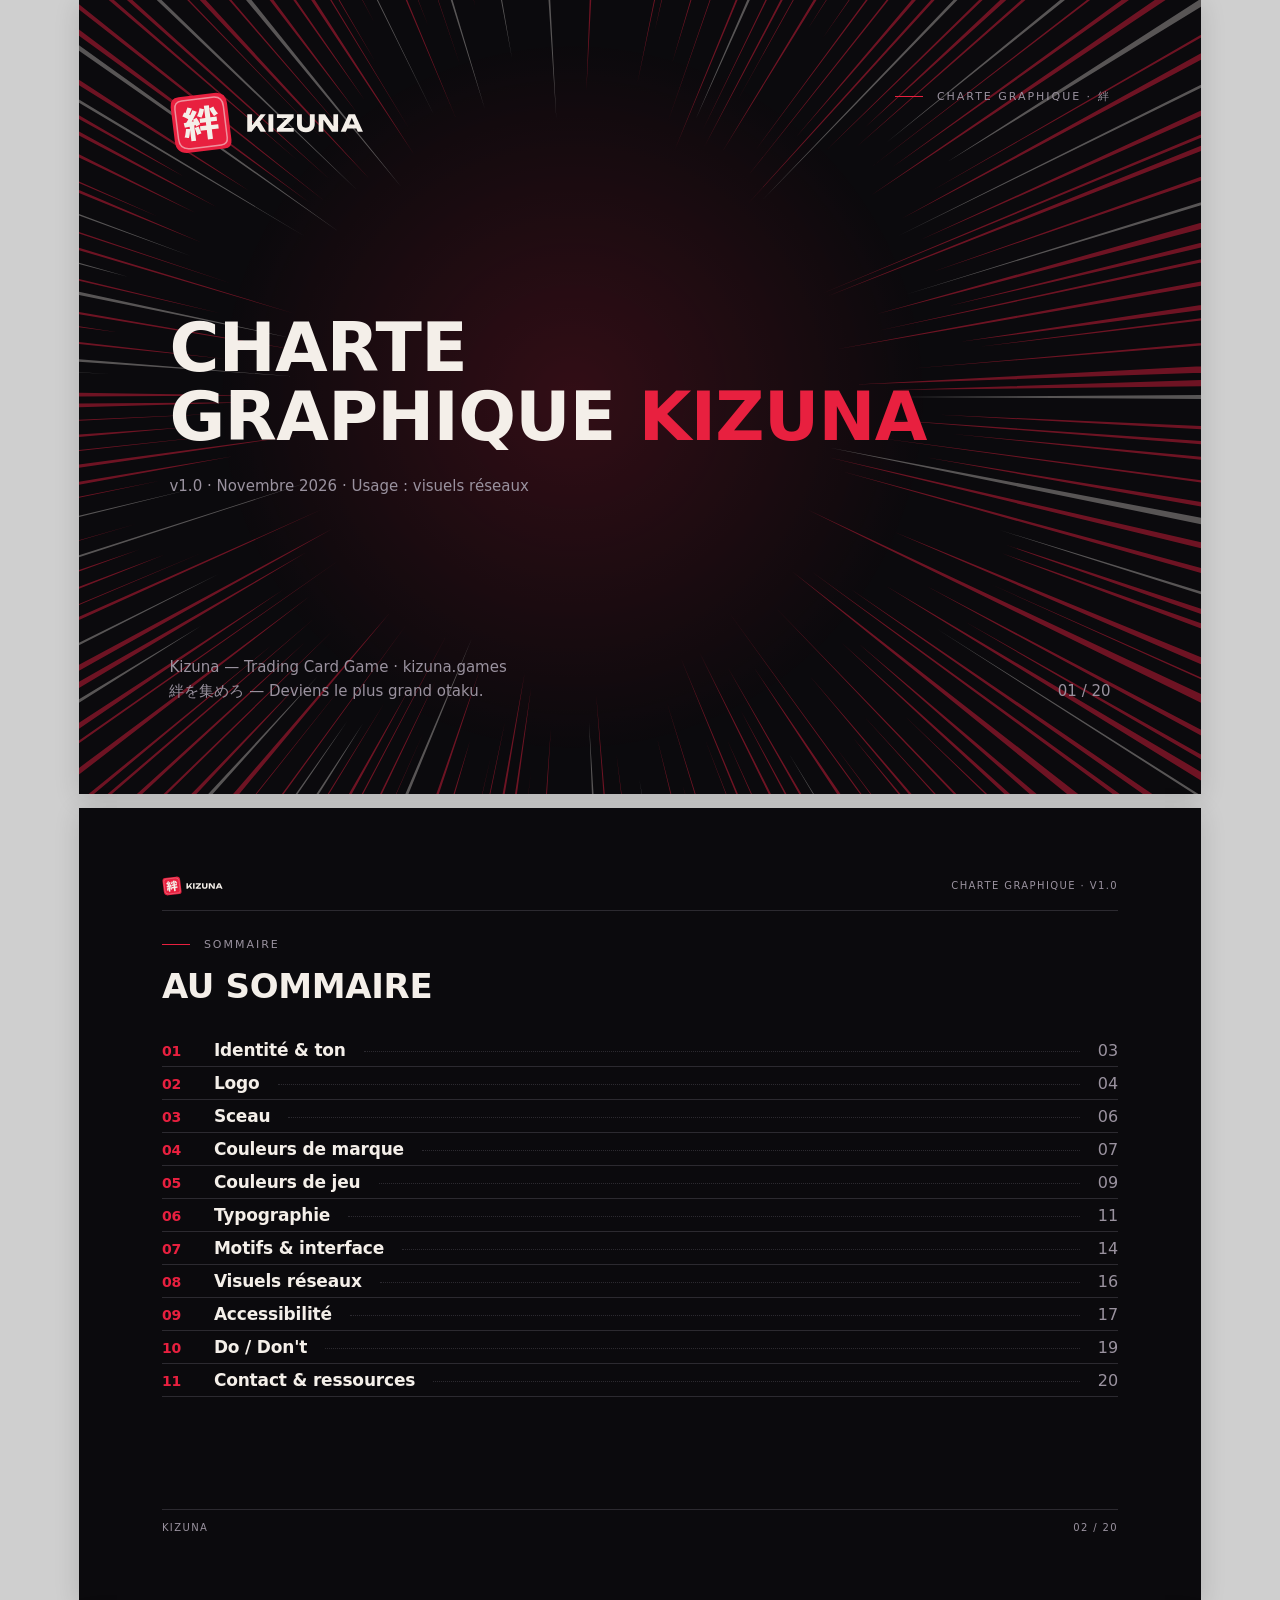
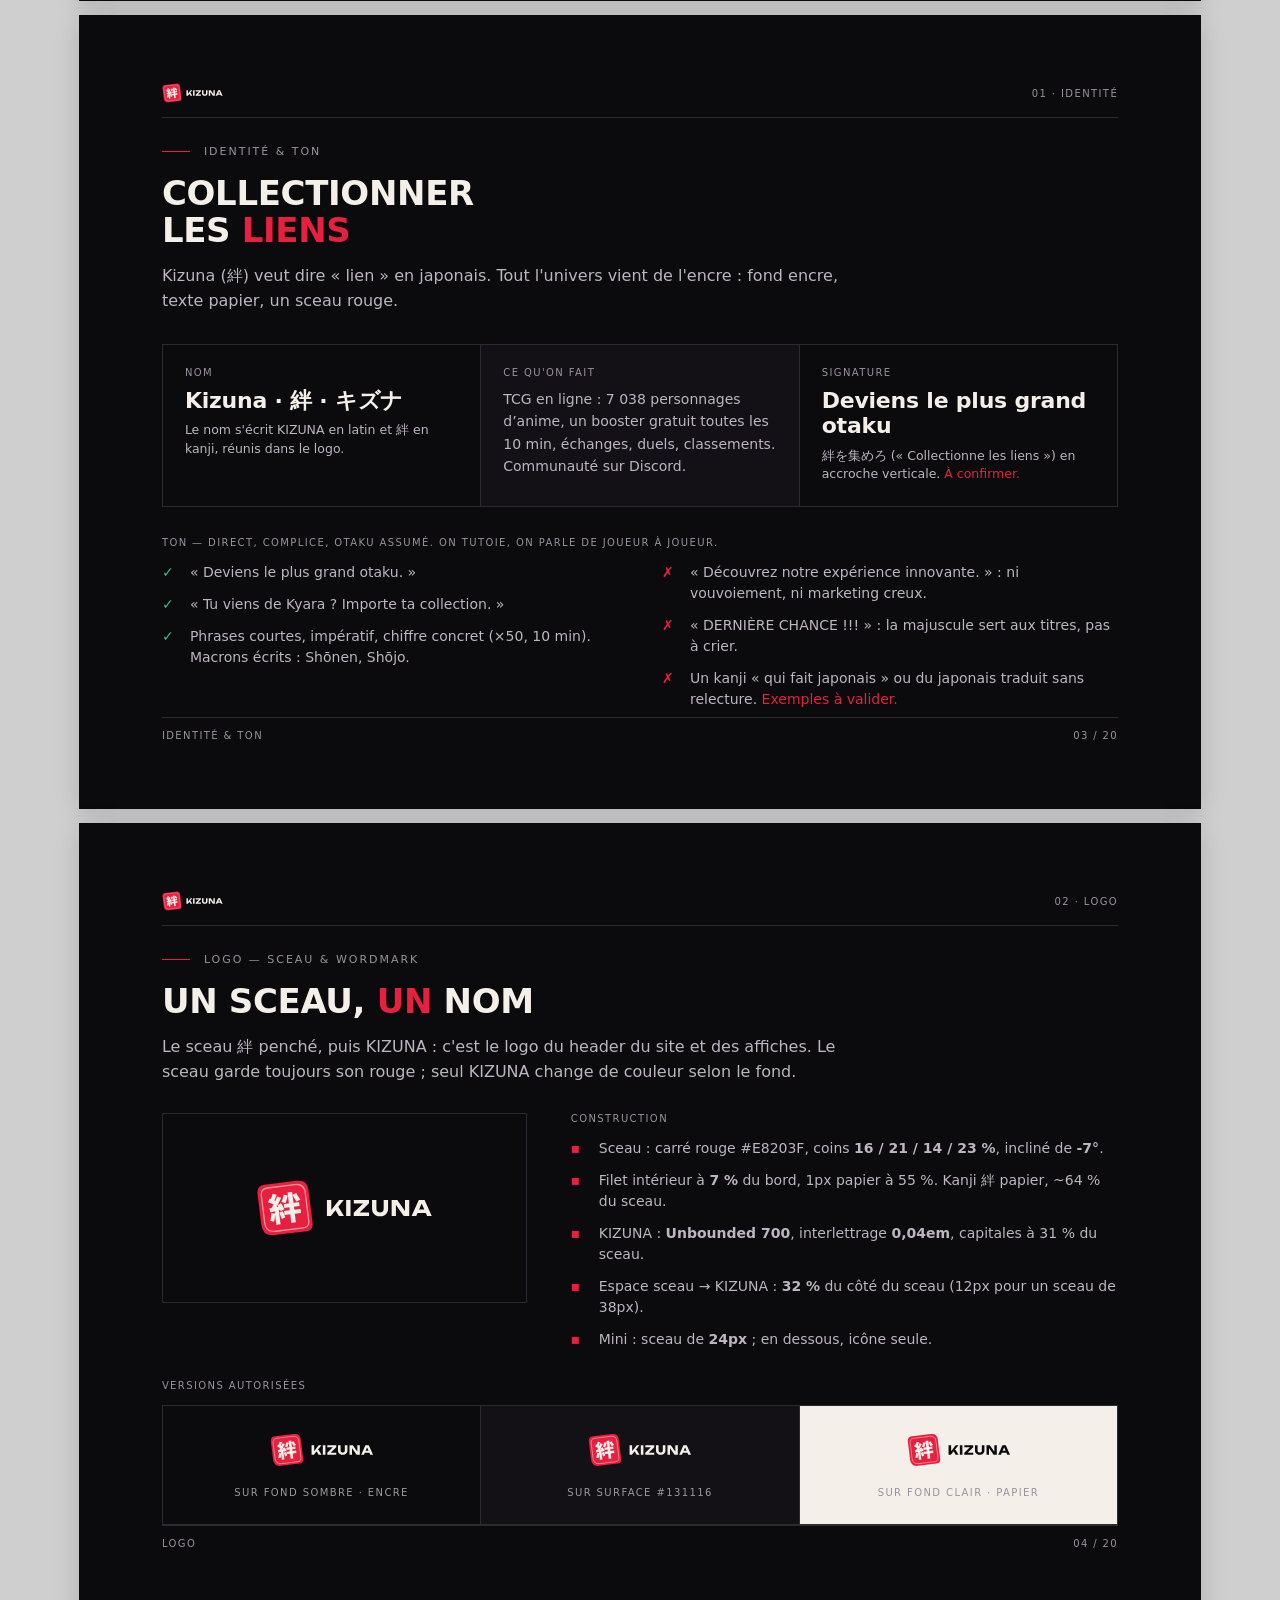
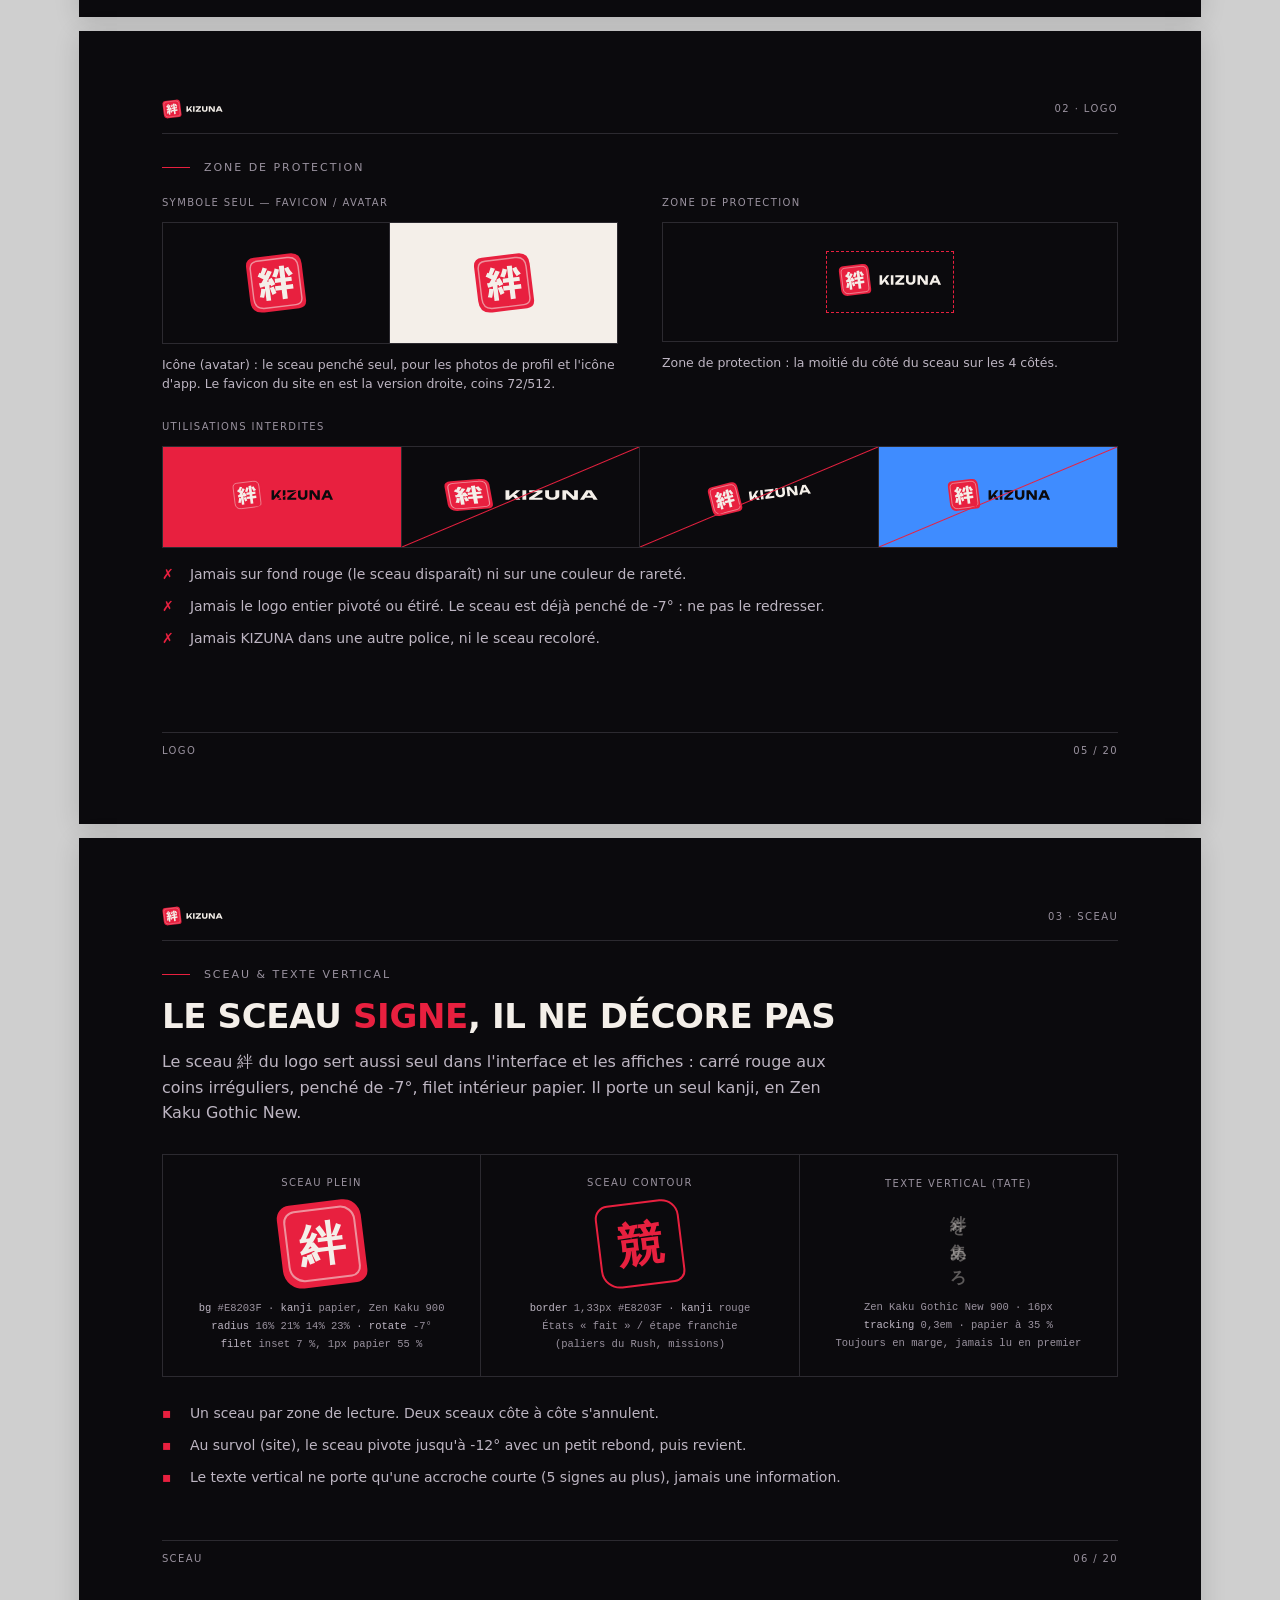
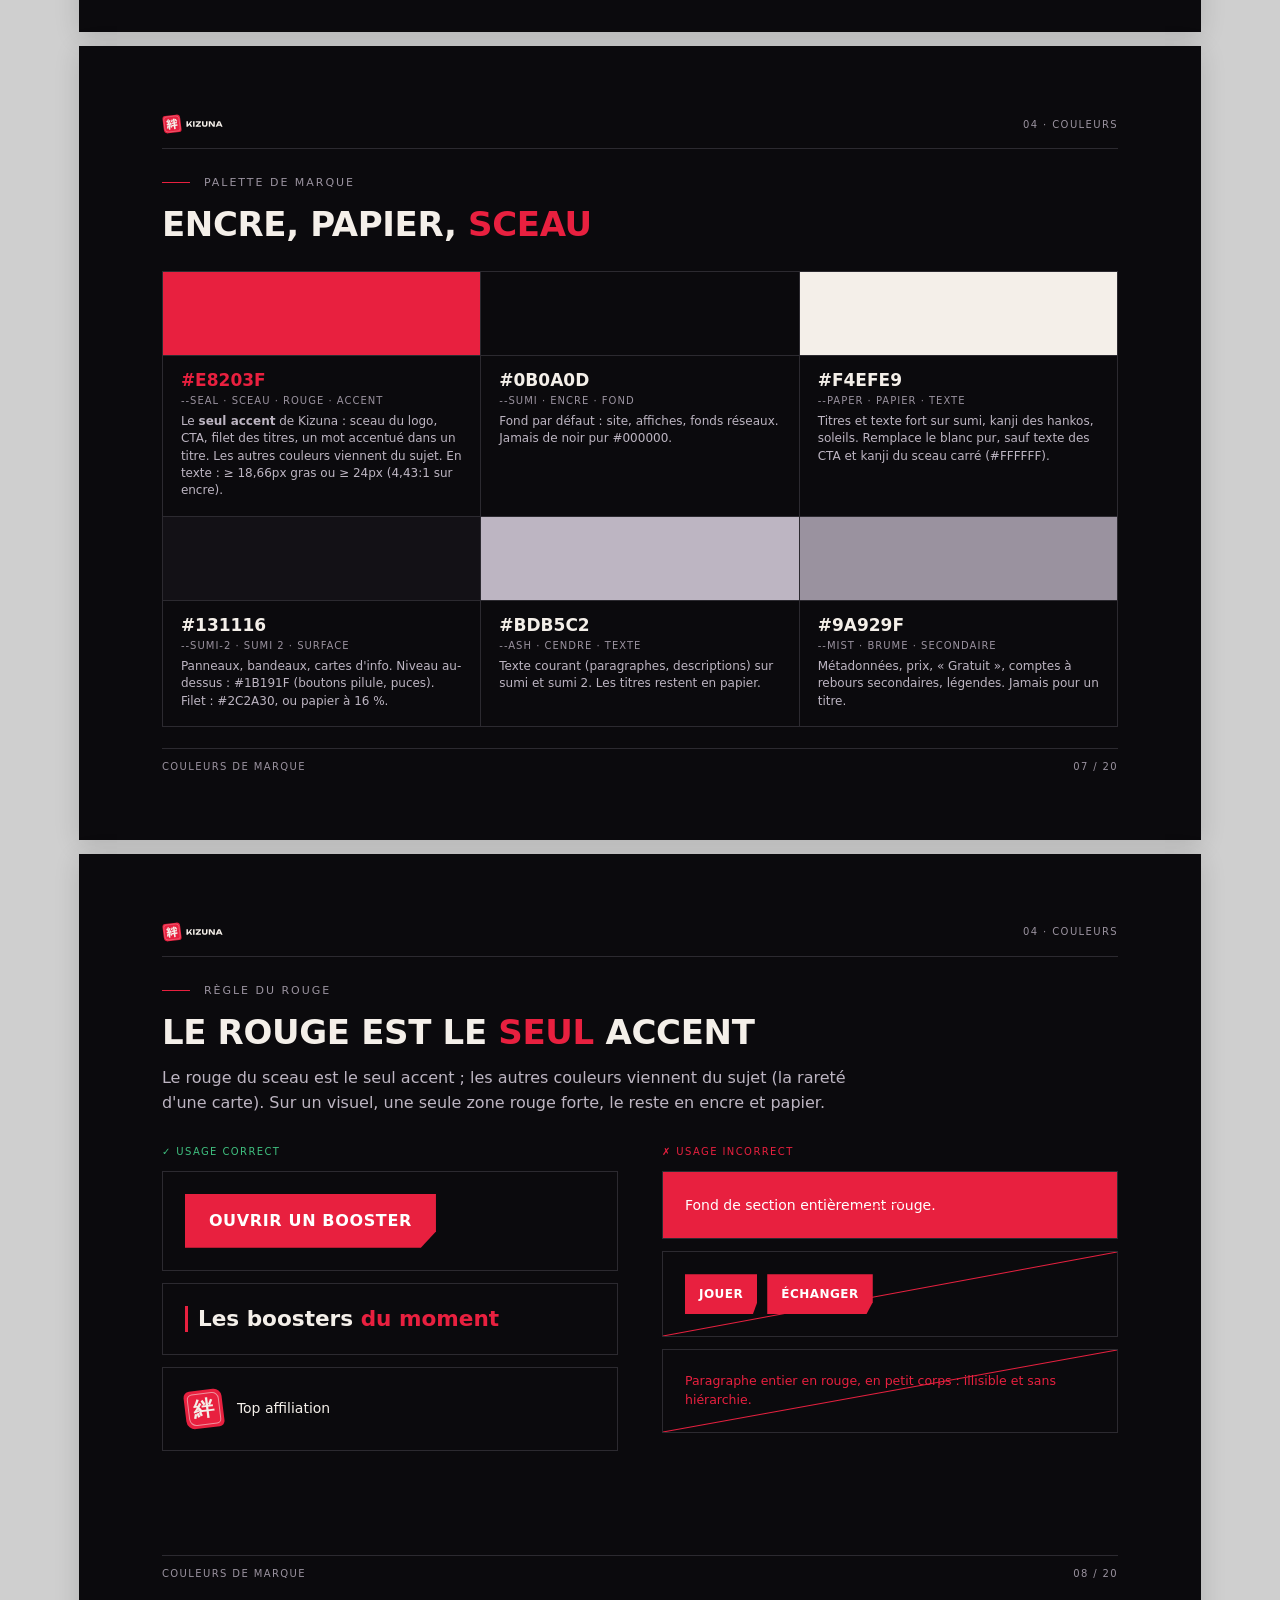
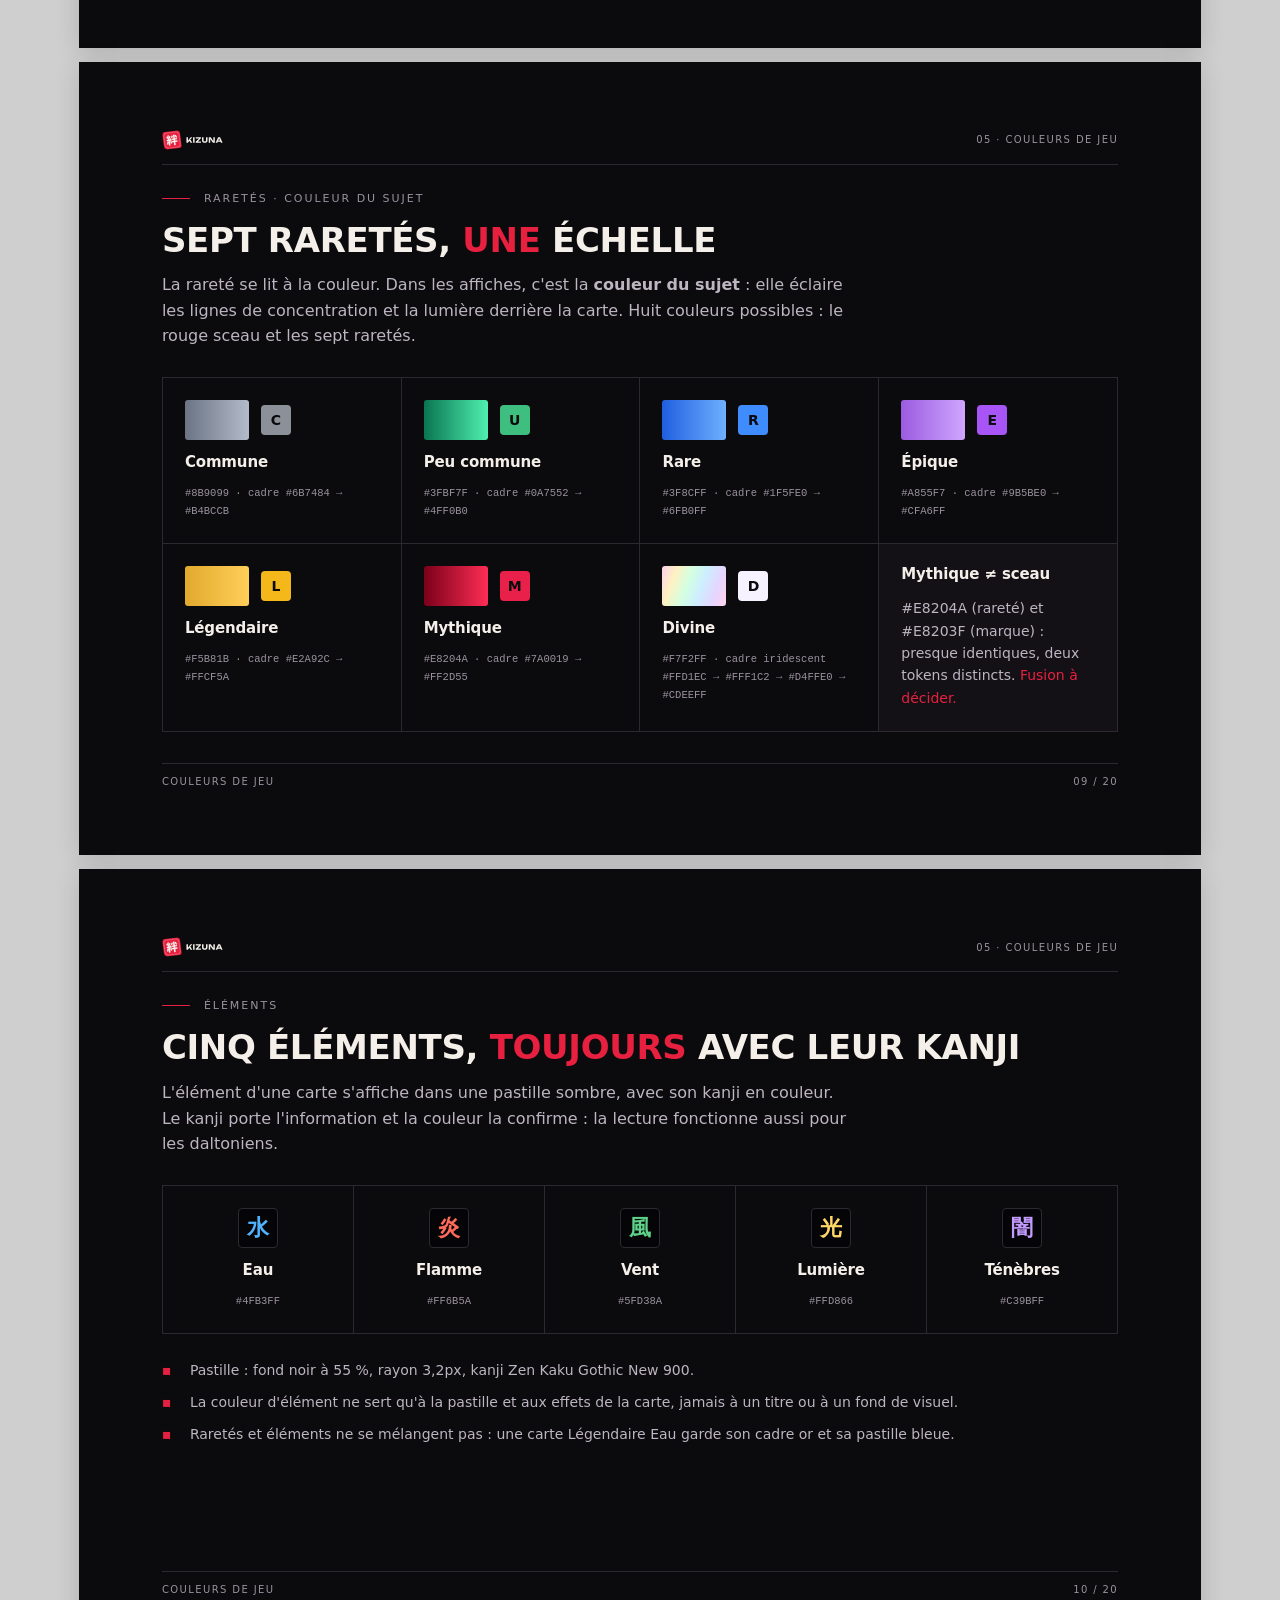
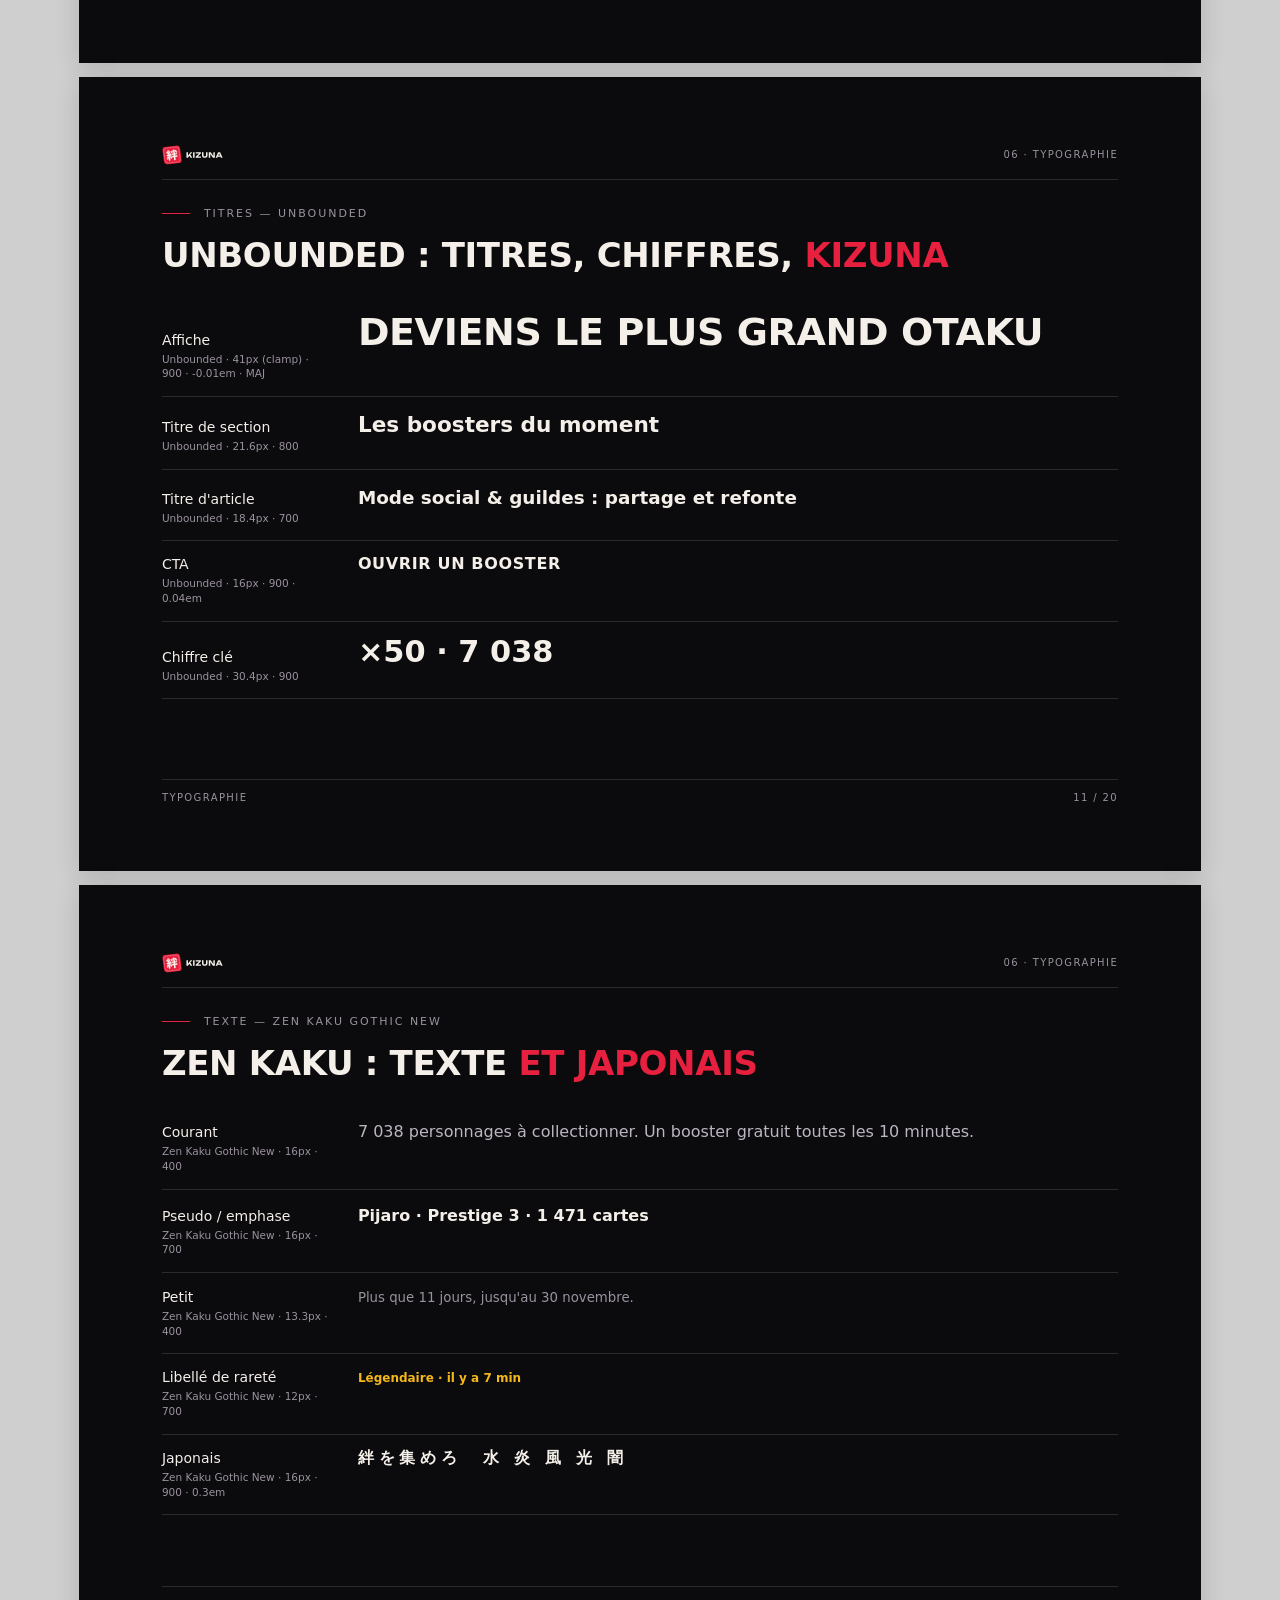
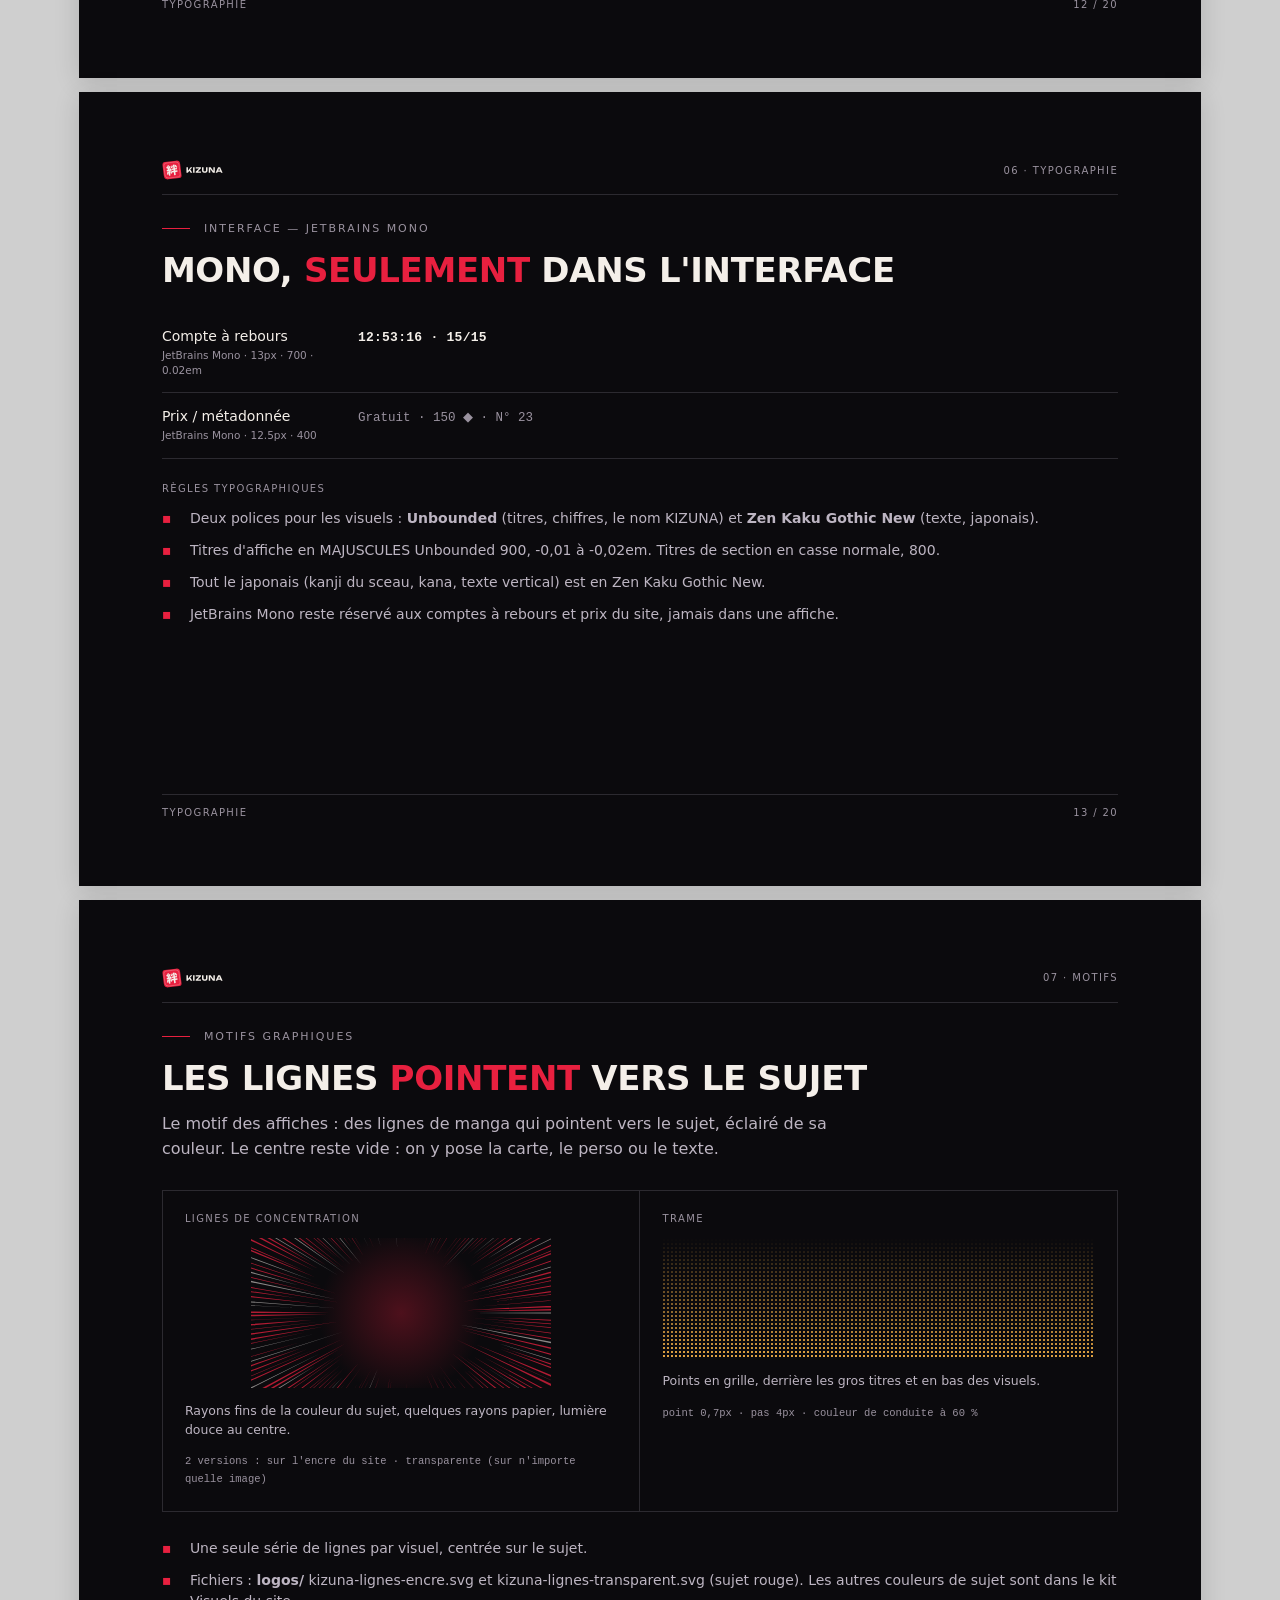
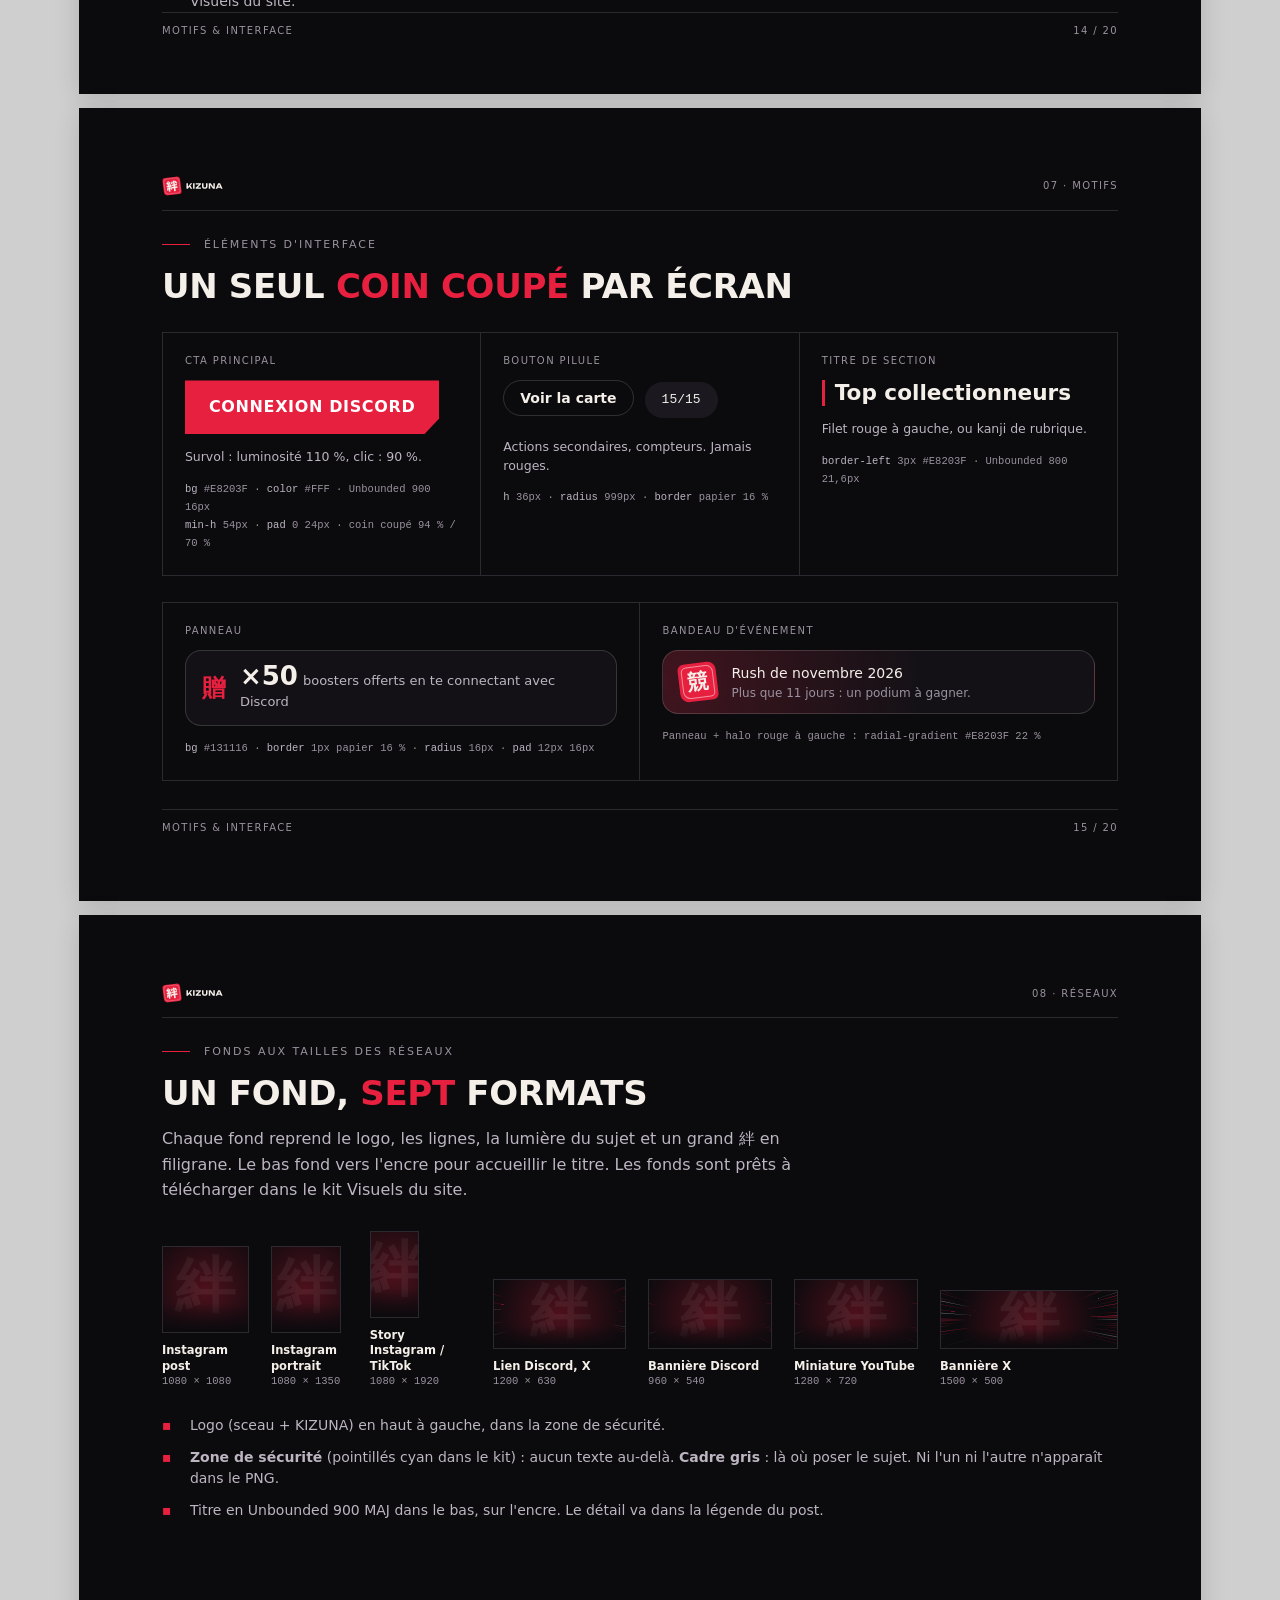
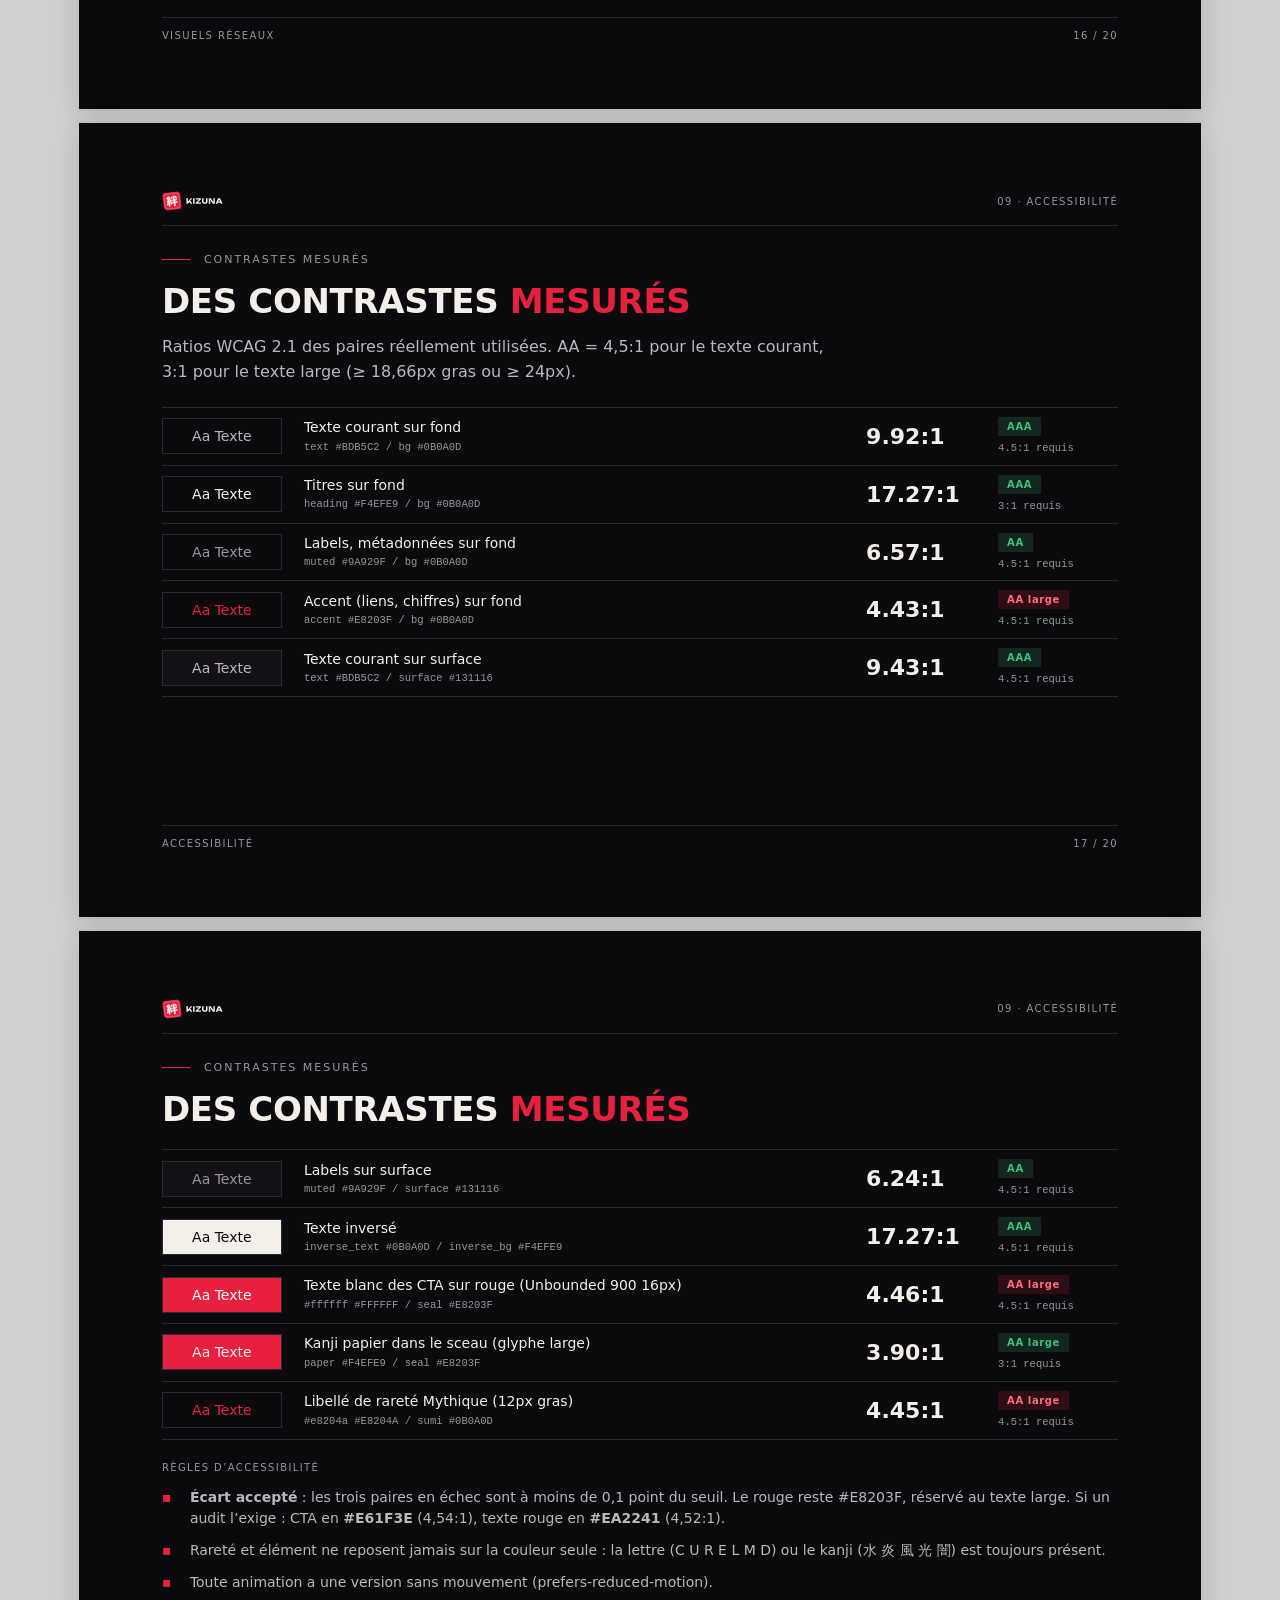
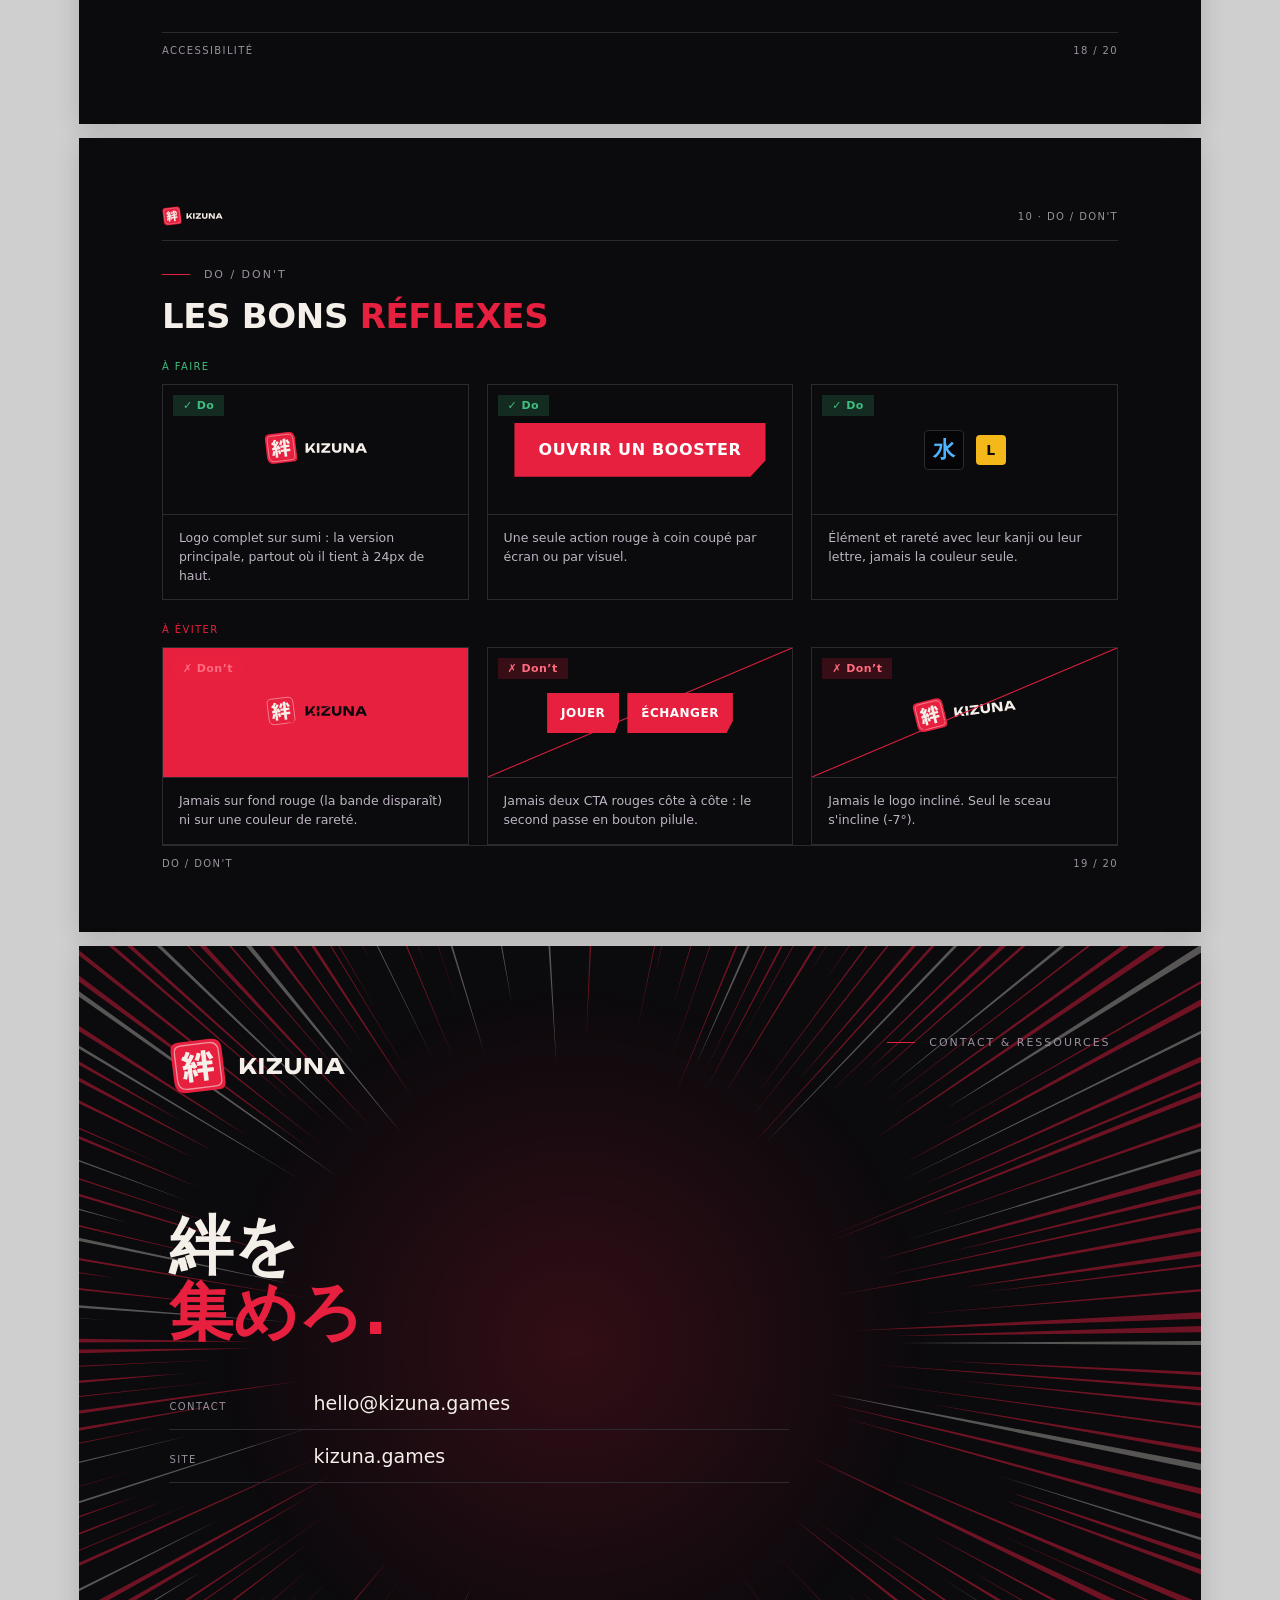
<file: index.html>
<!DOCTYPE html>
<html lang="fr">
<head>
<meta charset="UTF-8">
<title>Kizuna — Charte graphique</title>
<meta http-equiv="refresh" content="0; url=charte/charte.html">
<link rel="icon" href="logos/kizuna-sceau-carre.svg" type="image/svg+xml">
</head>
<body style="background:#0b0a0d;color:#f4efe9;font-family:system-ui,sans-serif">
<p><a href="charte/charte.html" style="color:#f4efe9">Ouvrir la charte graphique Kizuna</a> · <a href="charte/charte.pdf" style="color:#f4efe9">PDF</a></p>
</body>
</html>
</file>
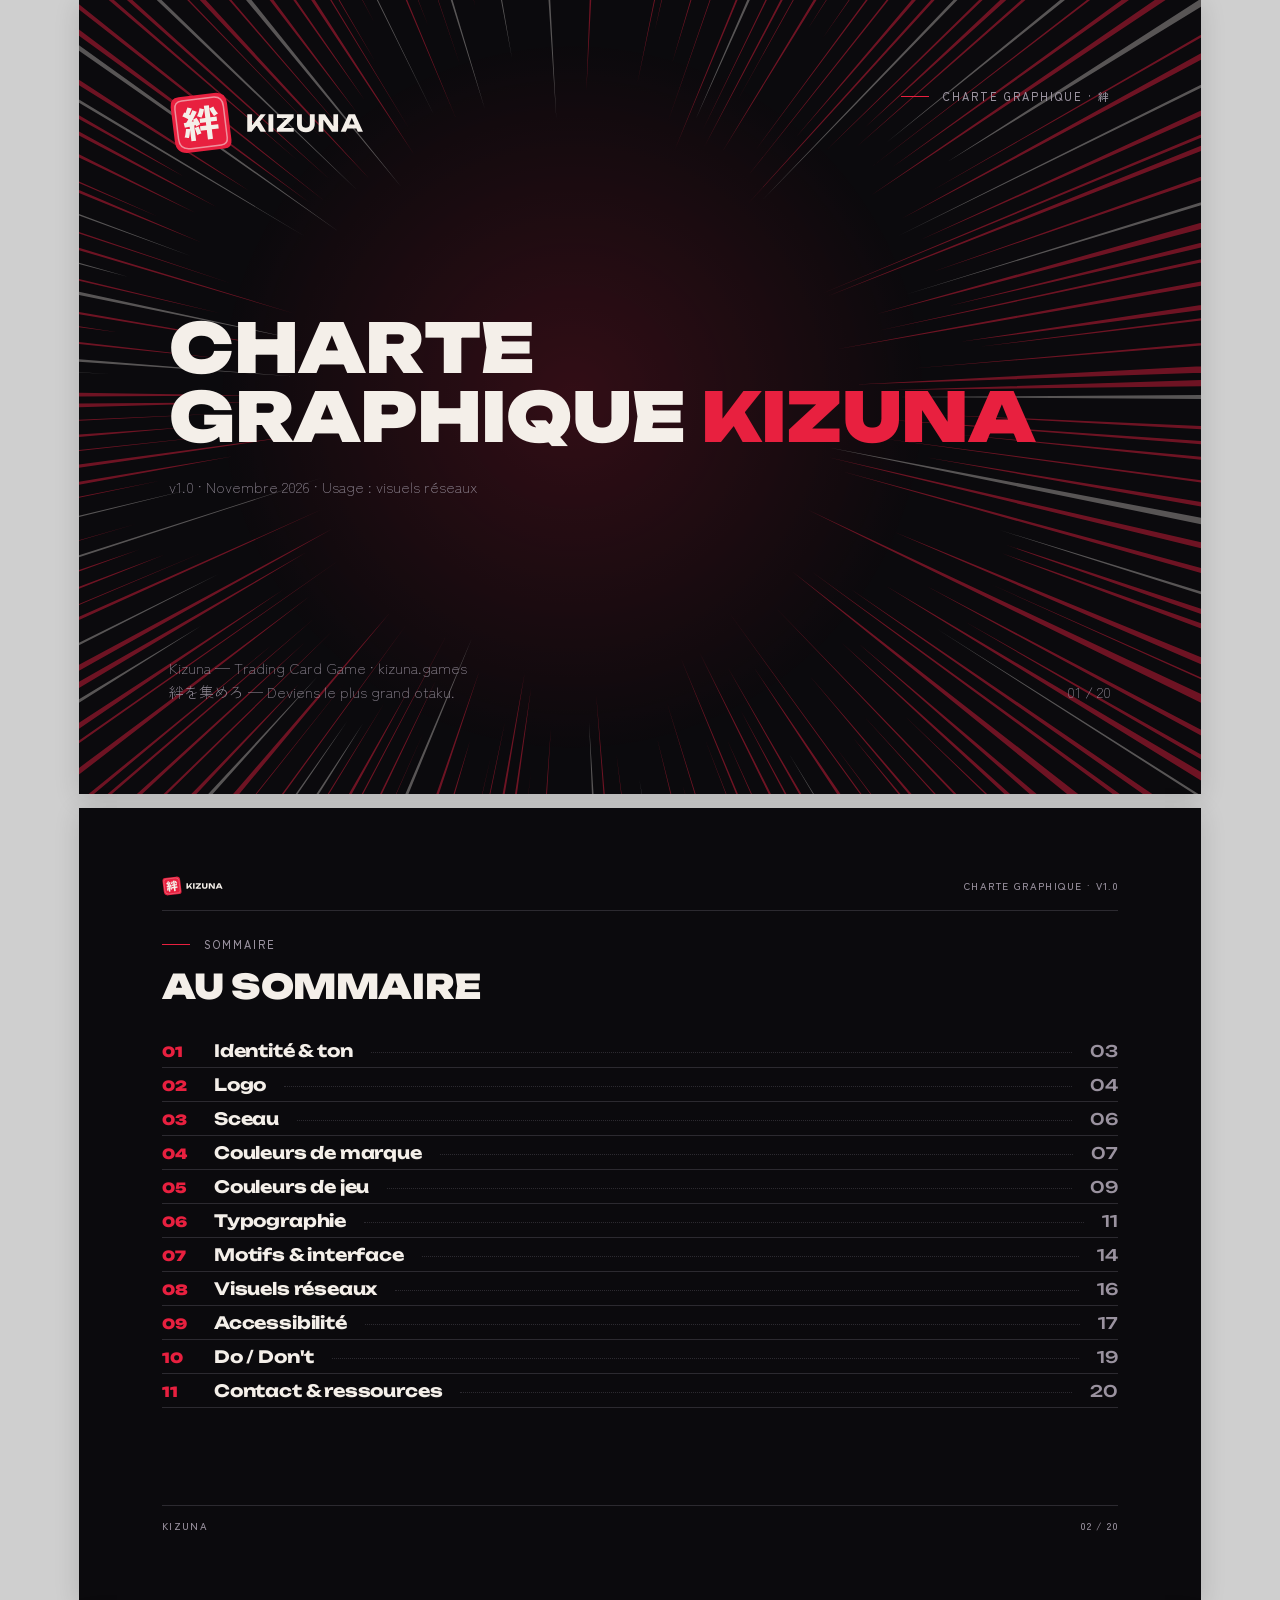
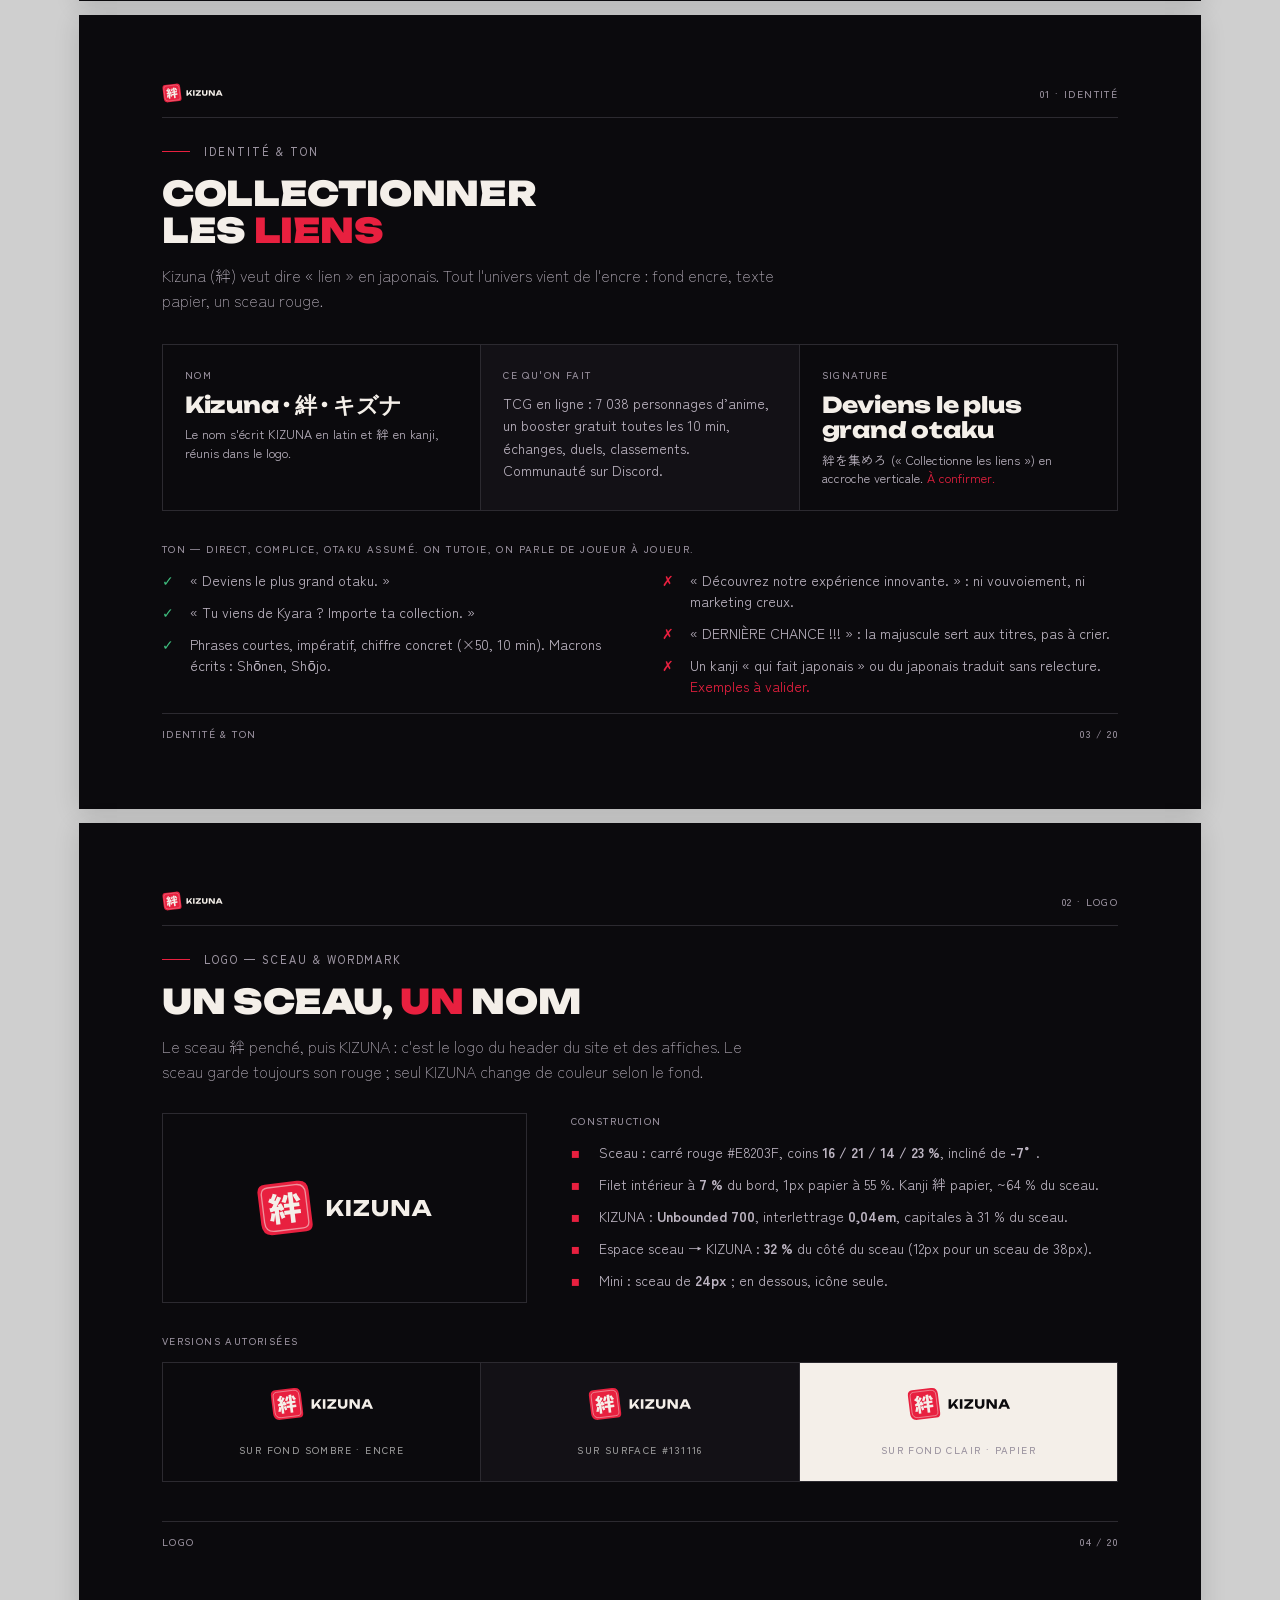
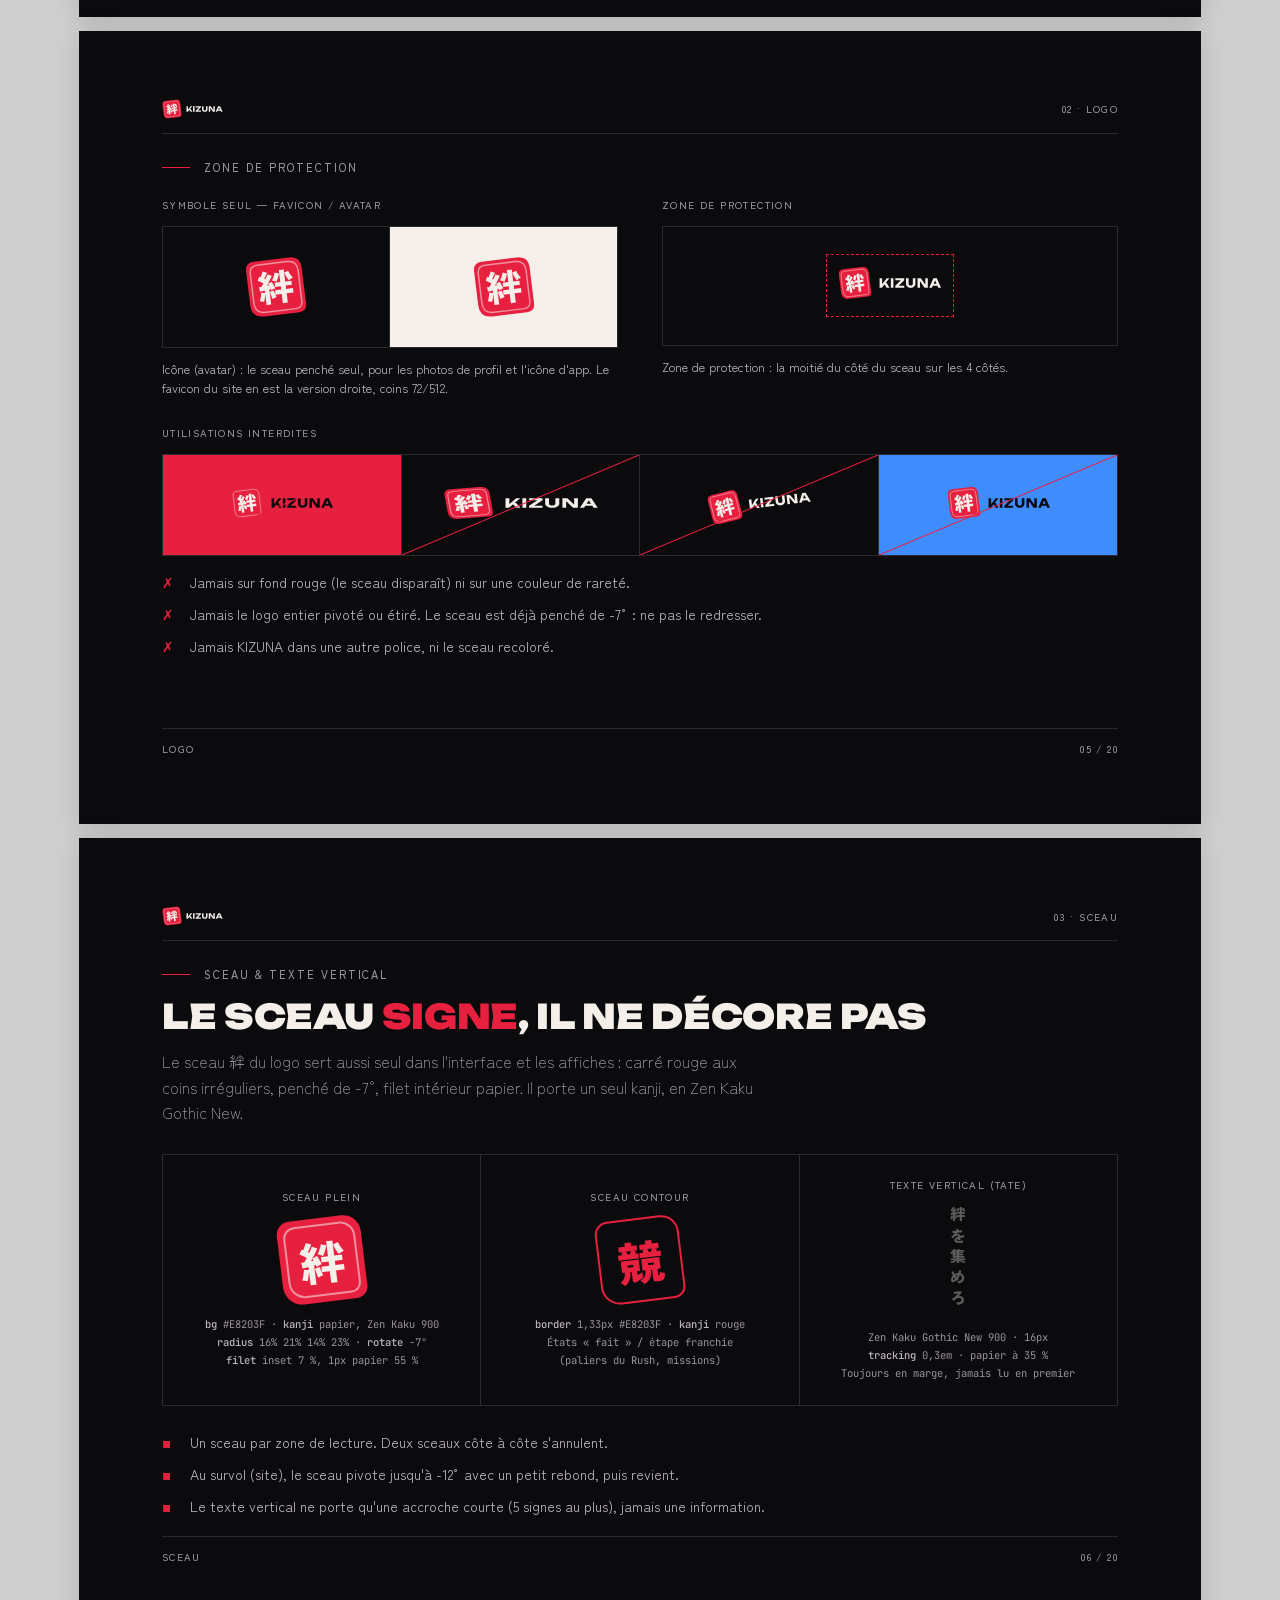
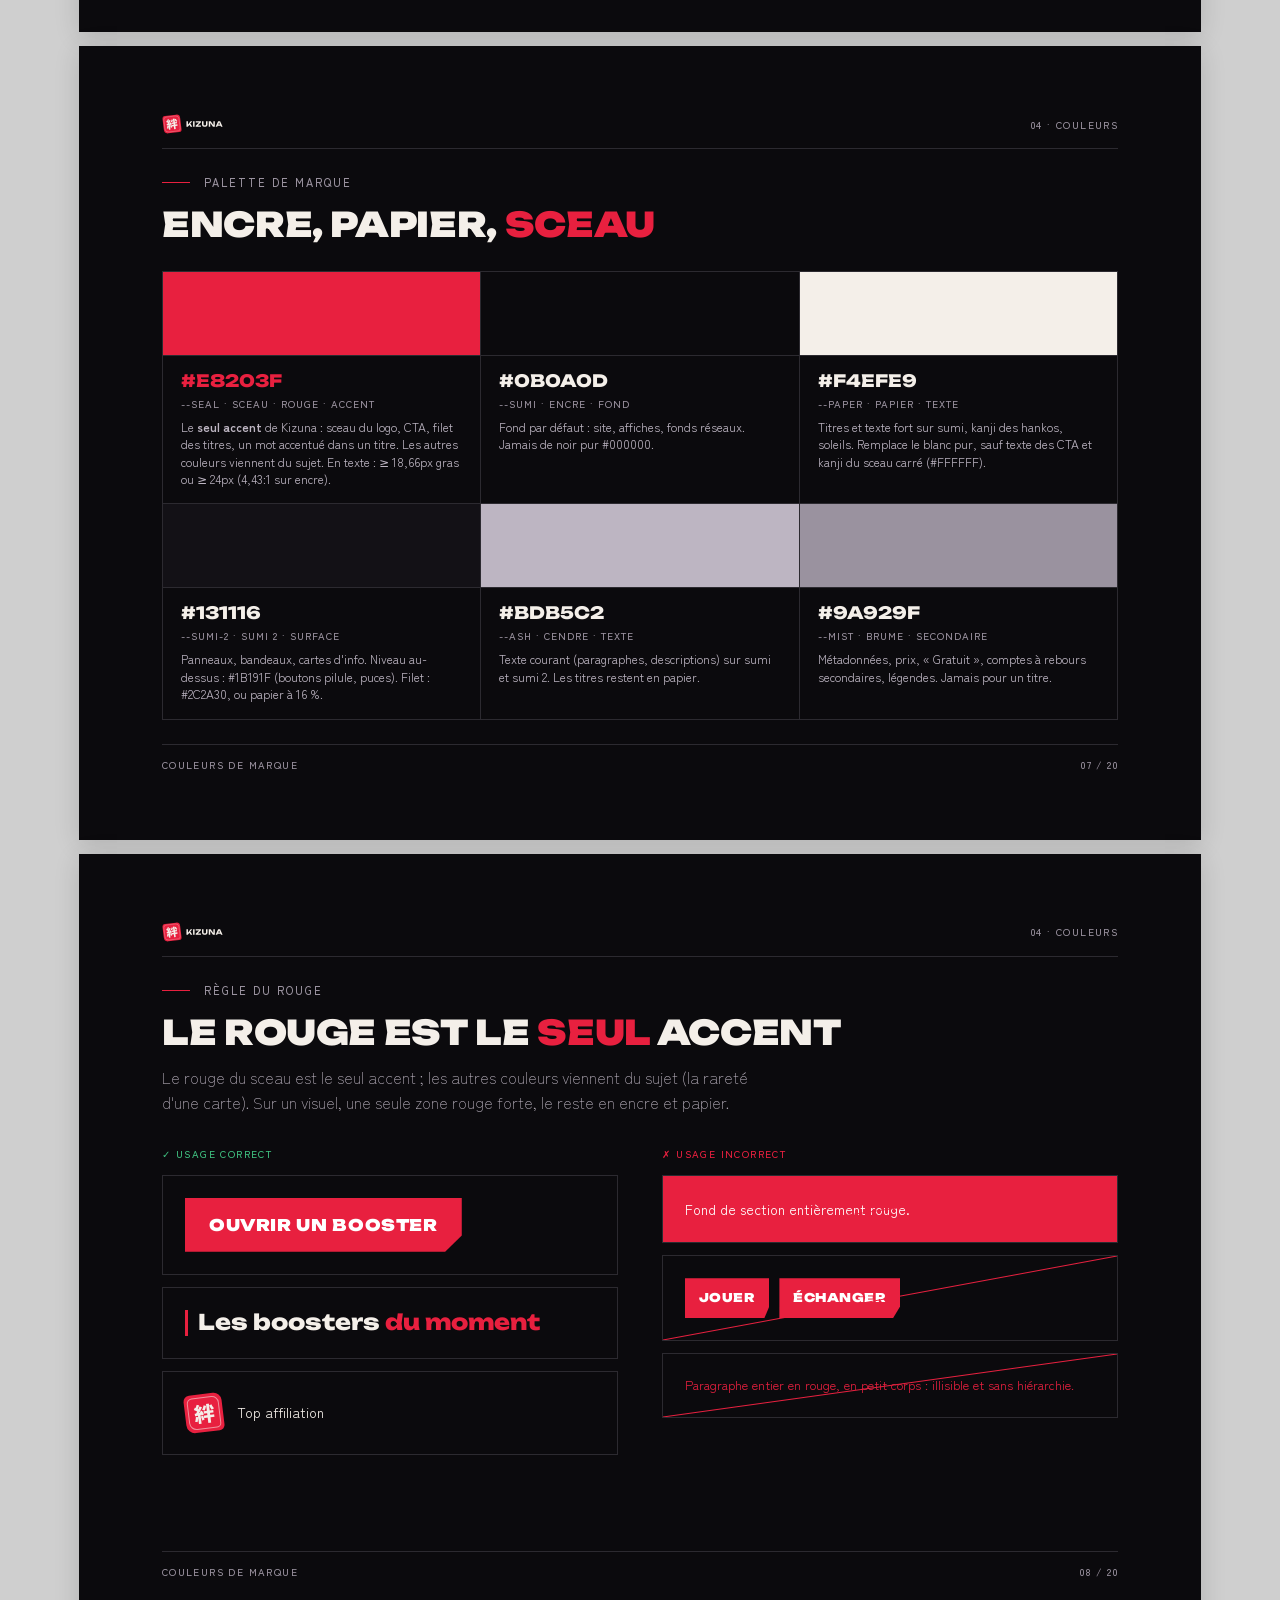
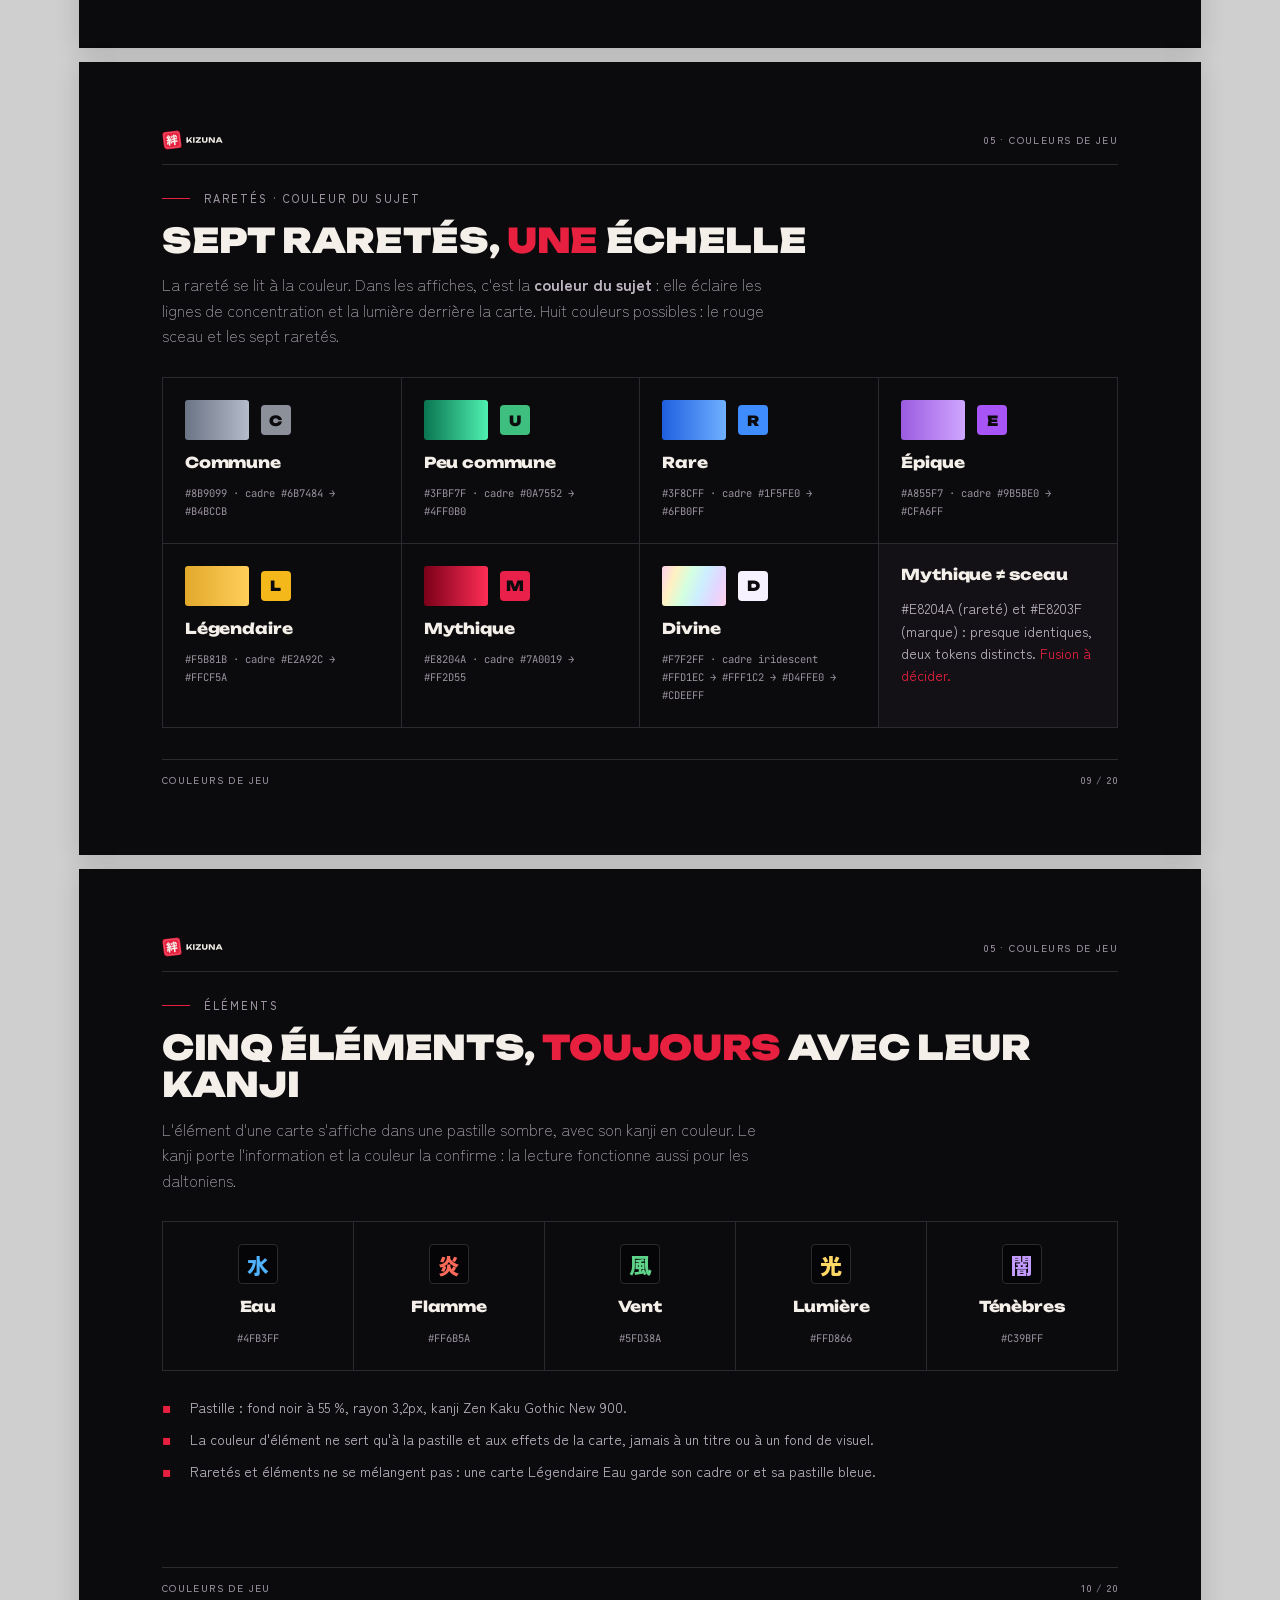
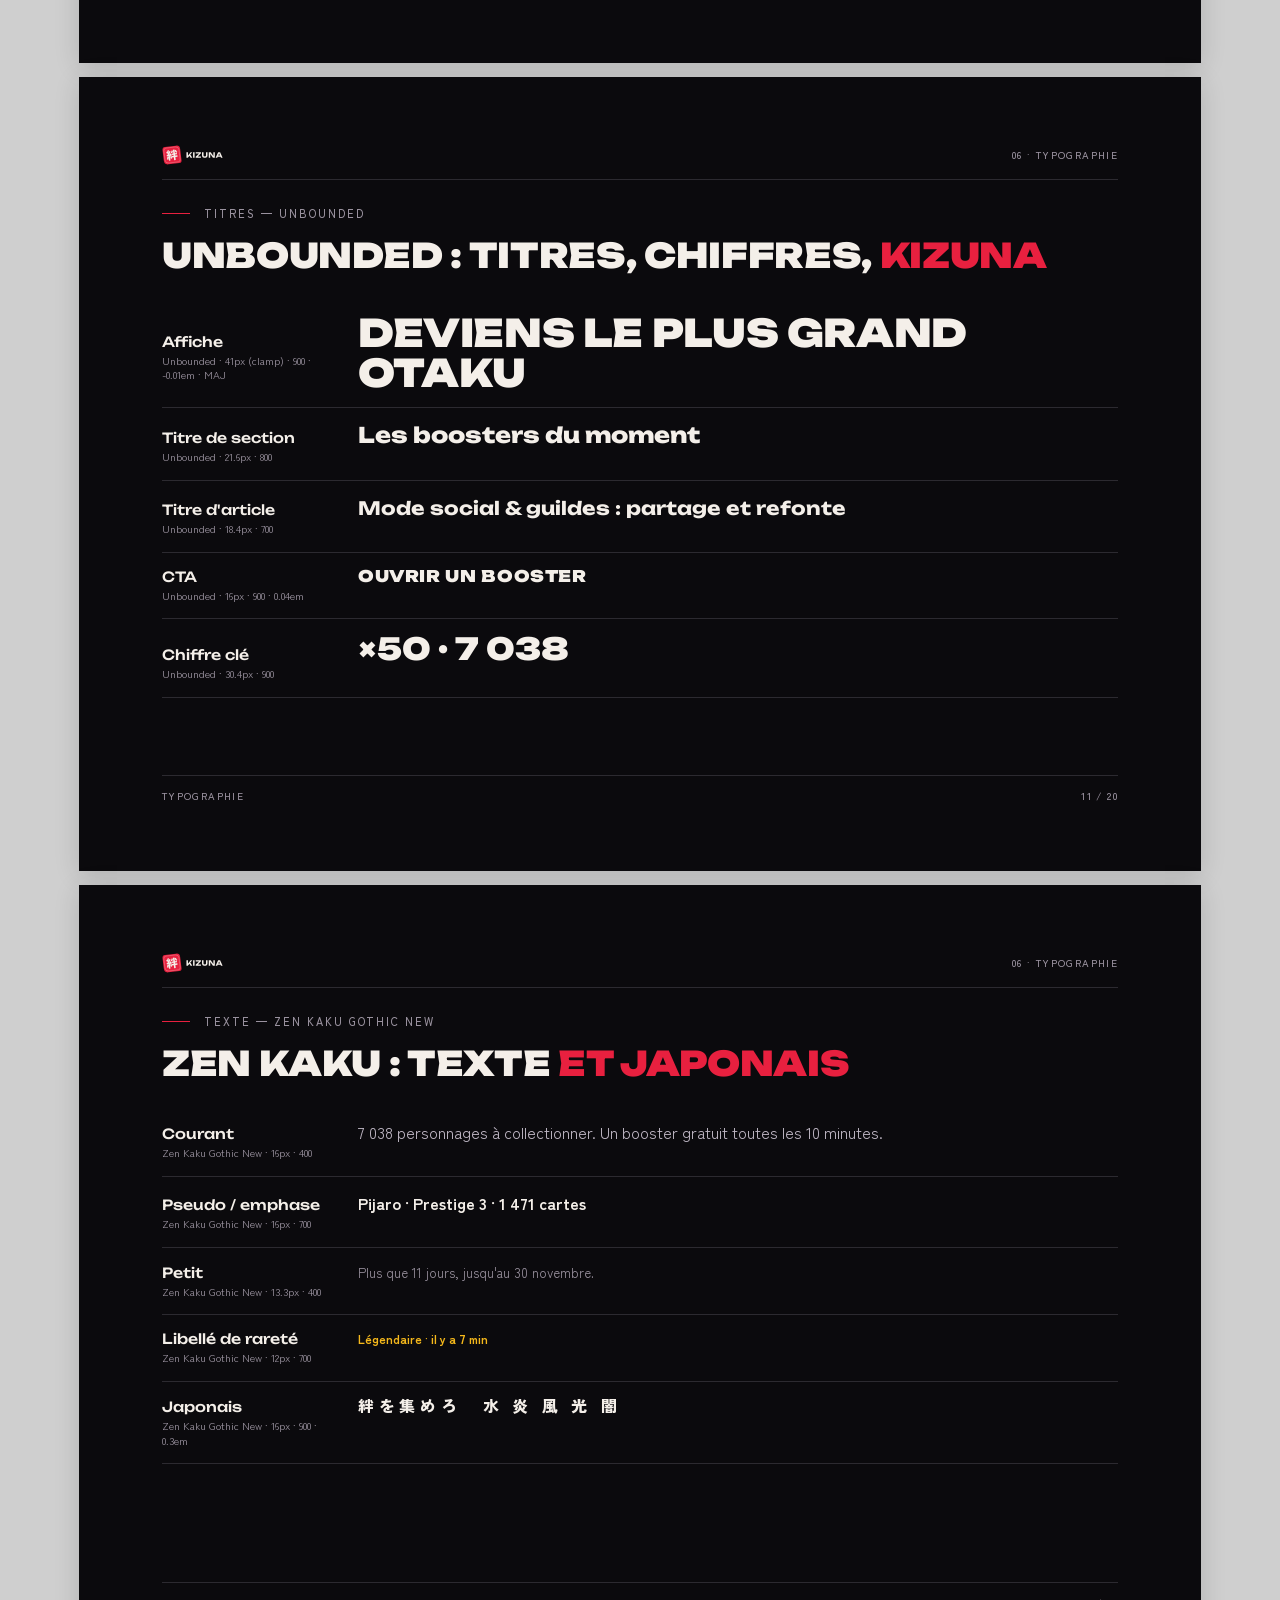
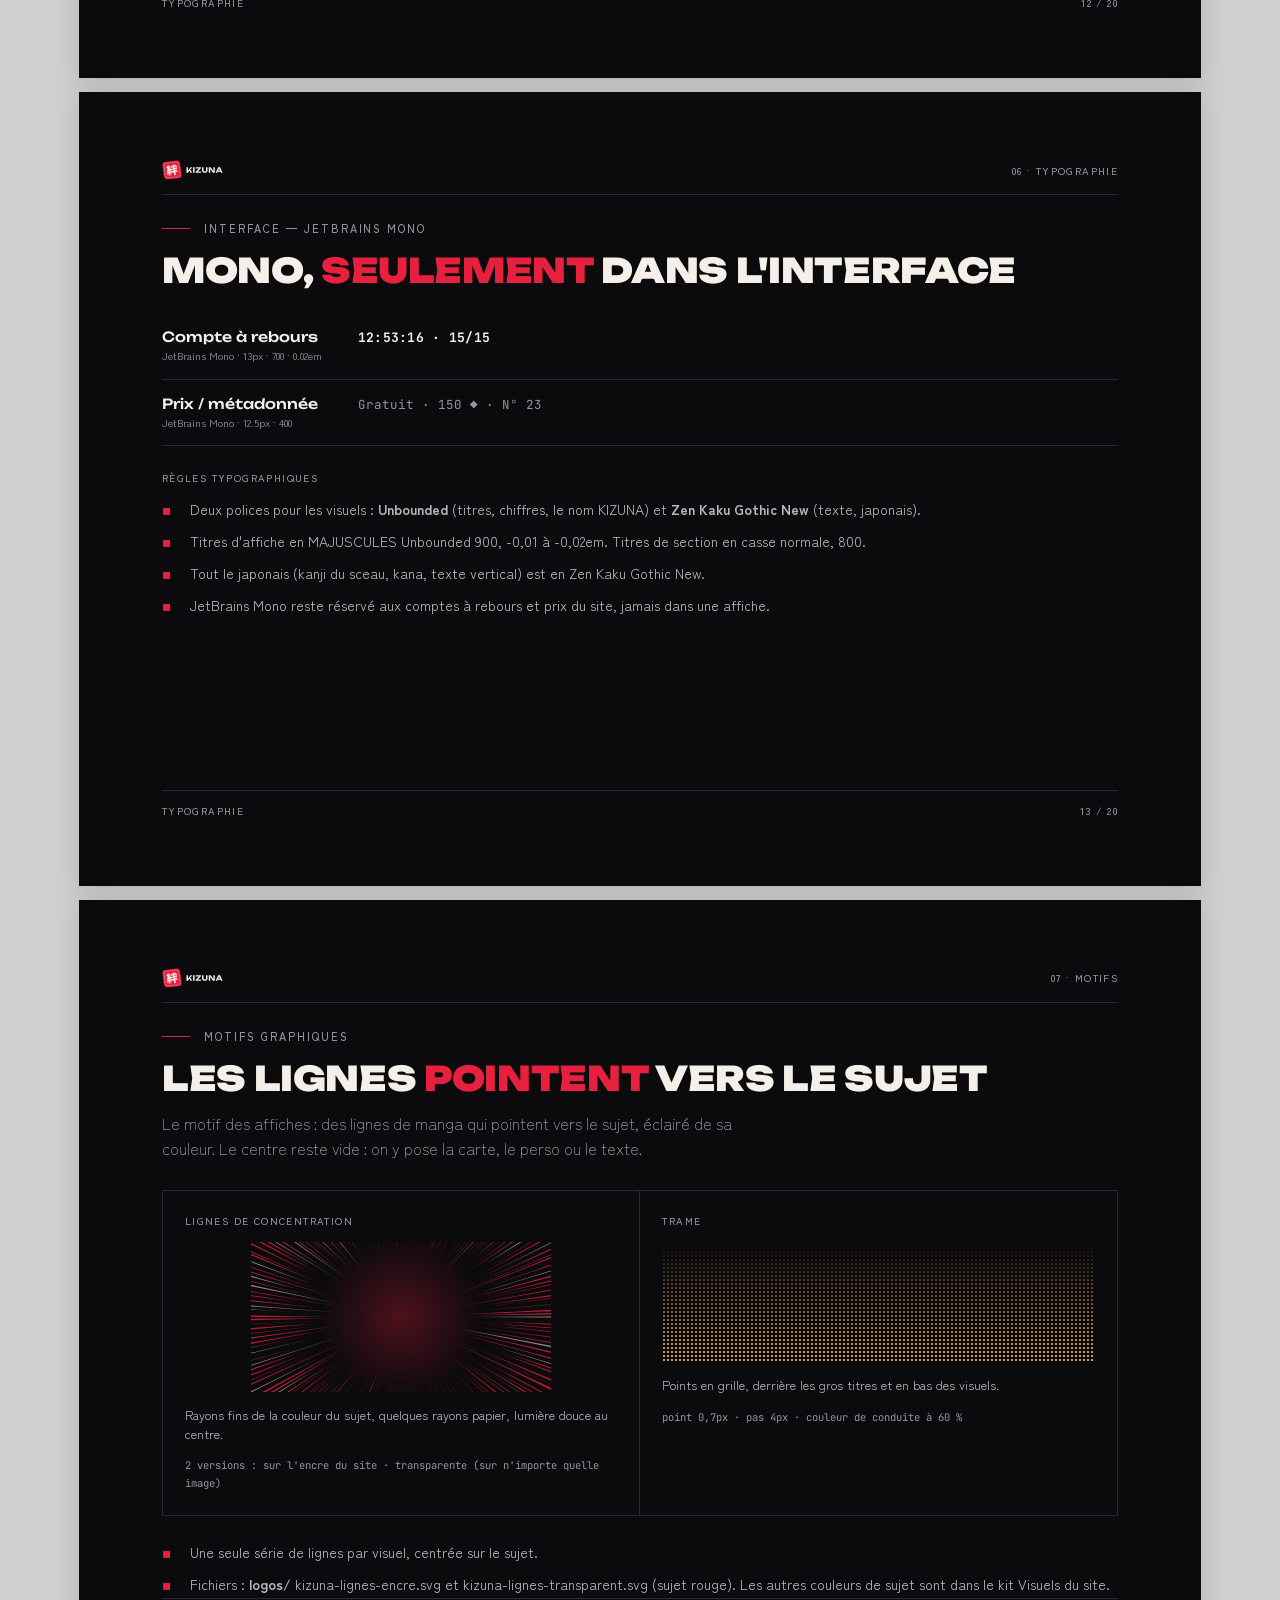
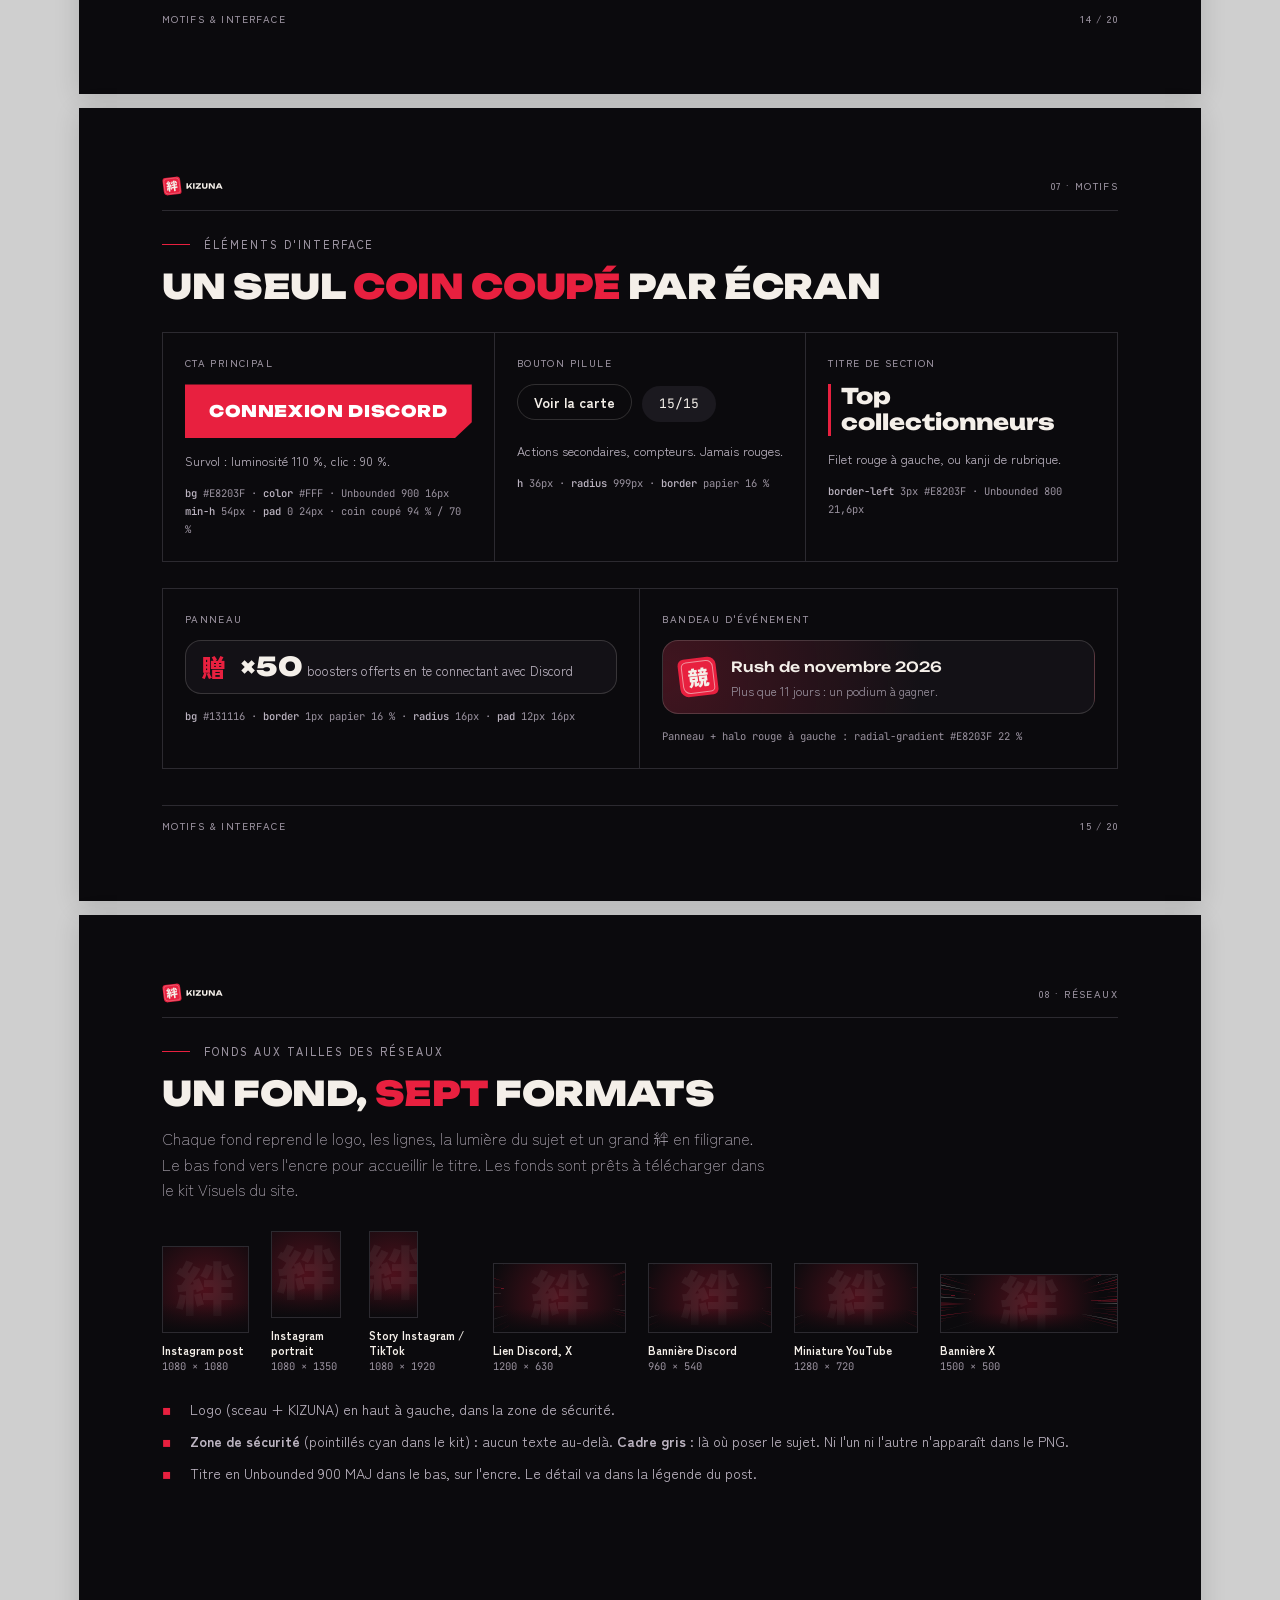
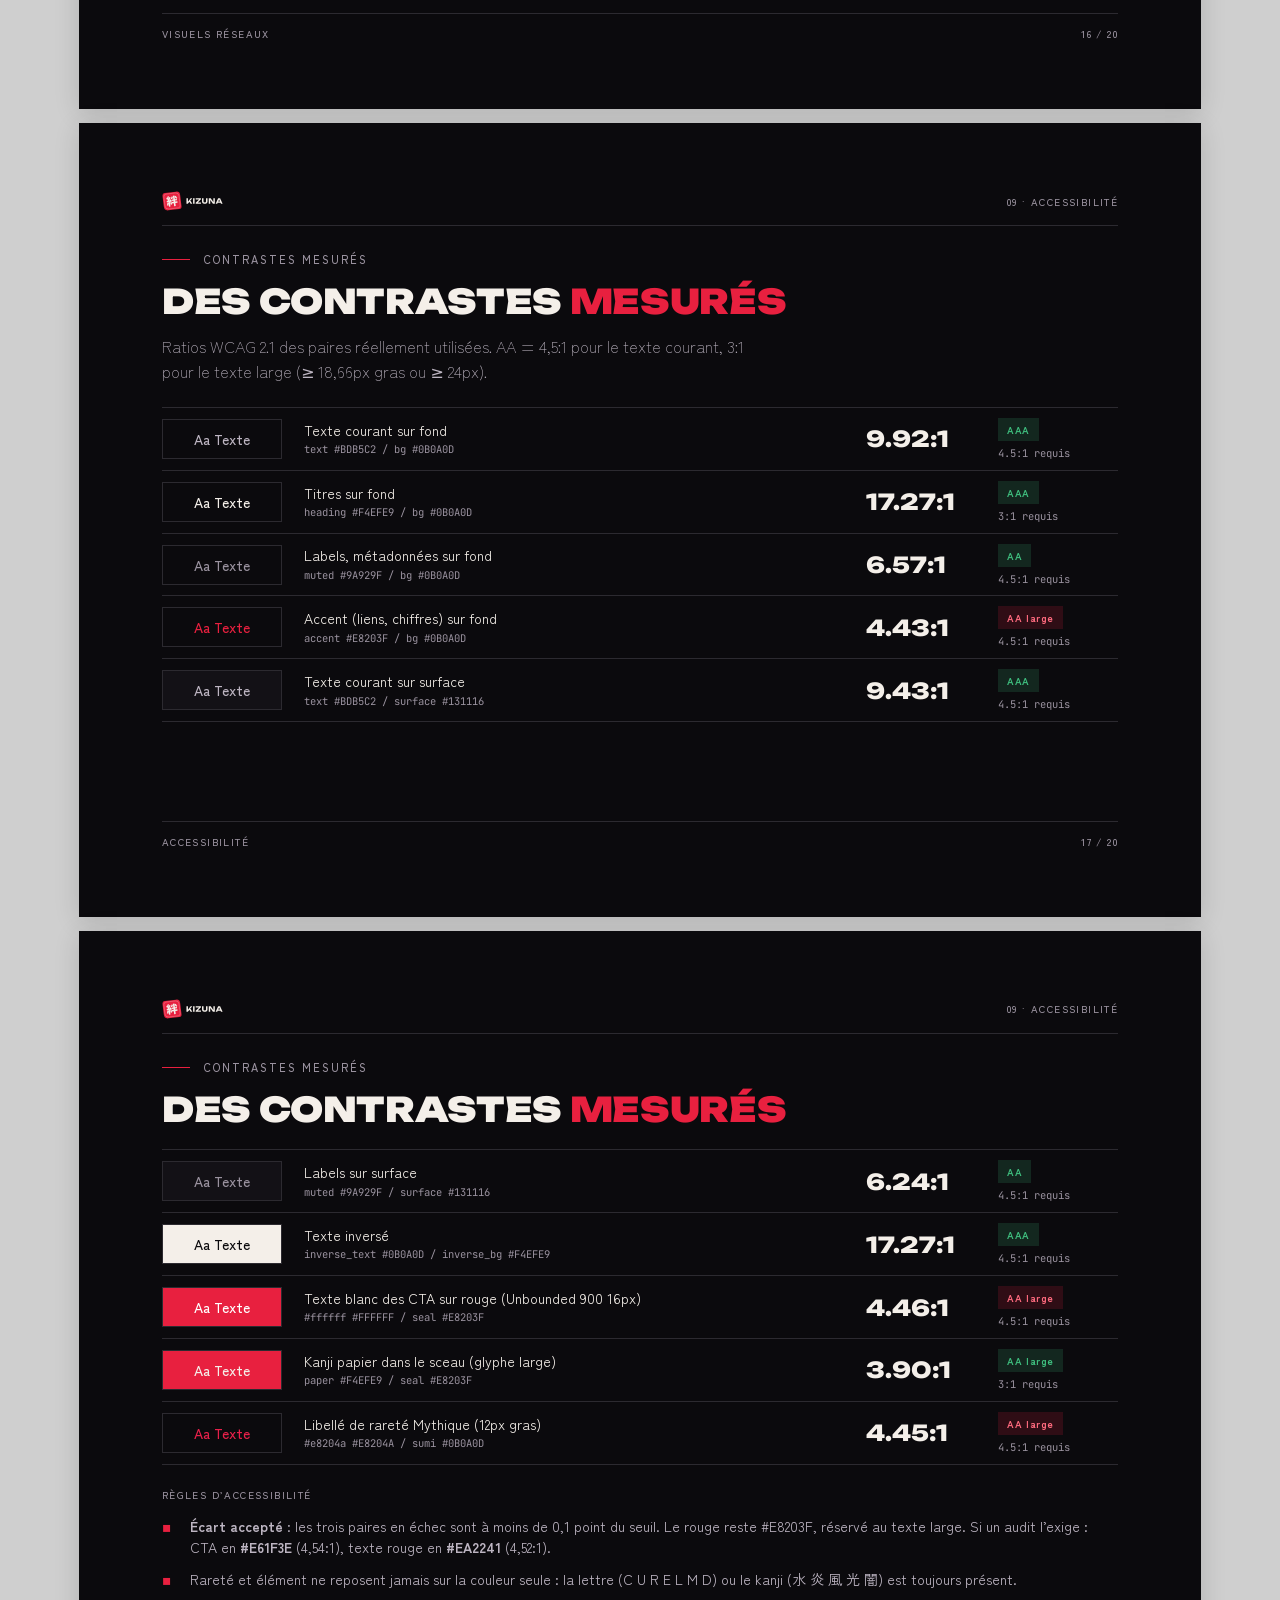
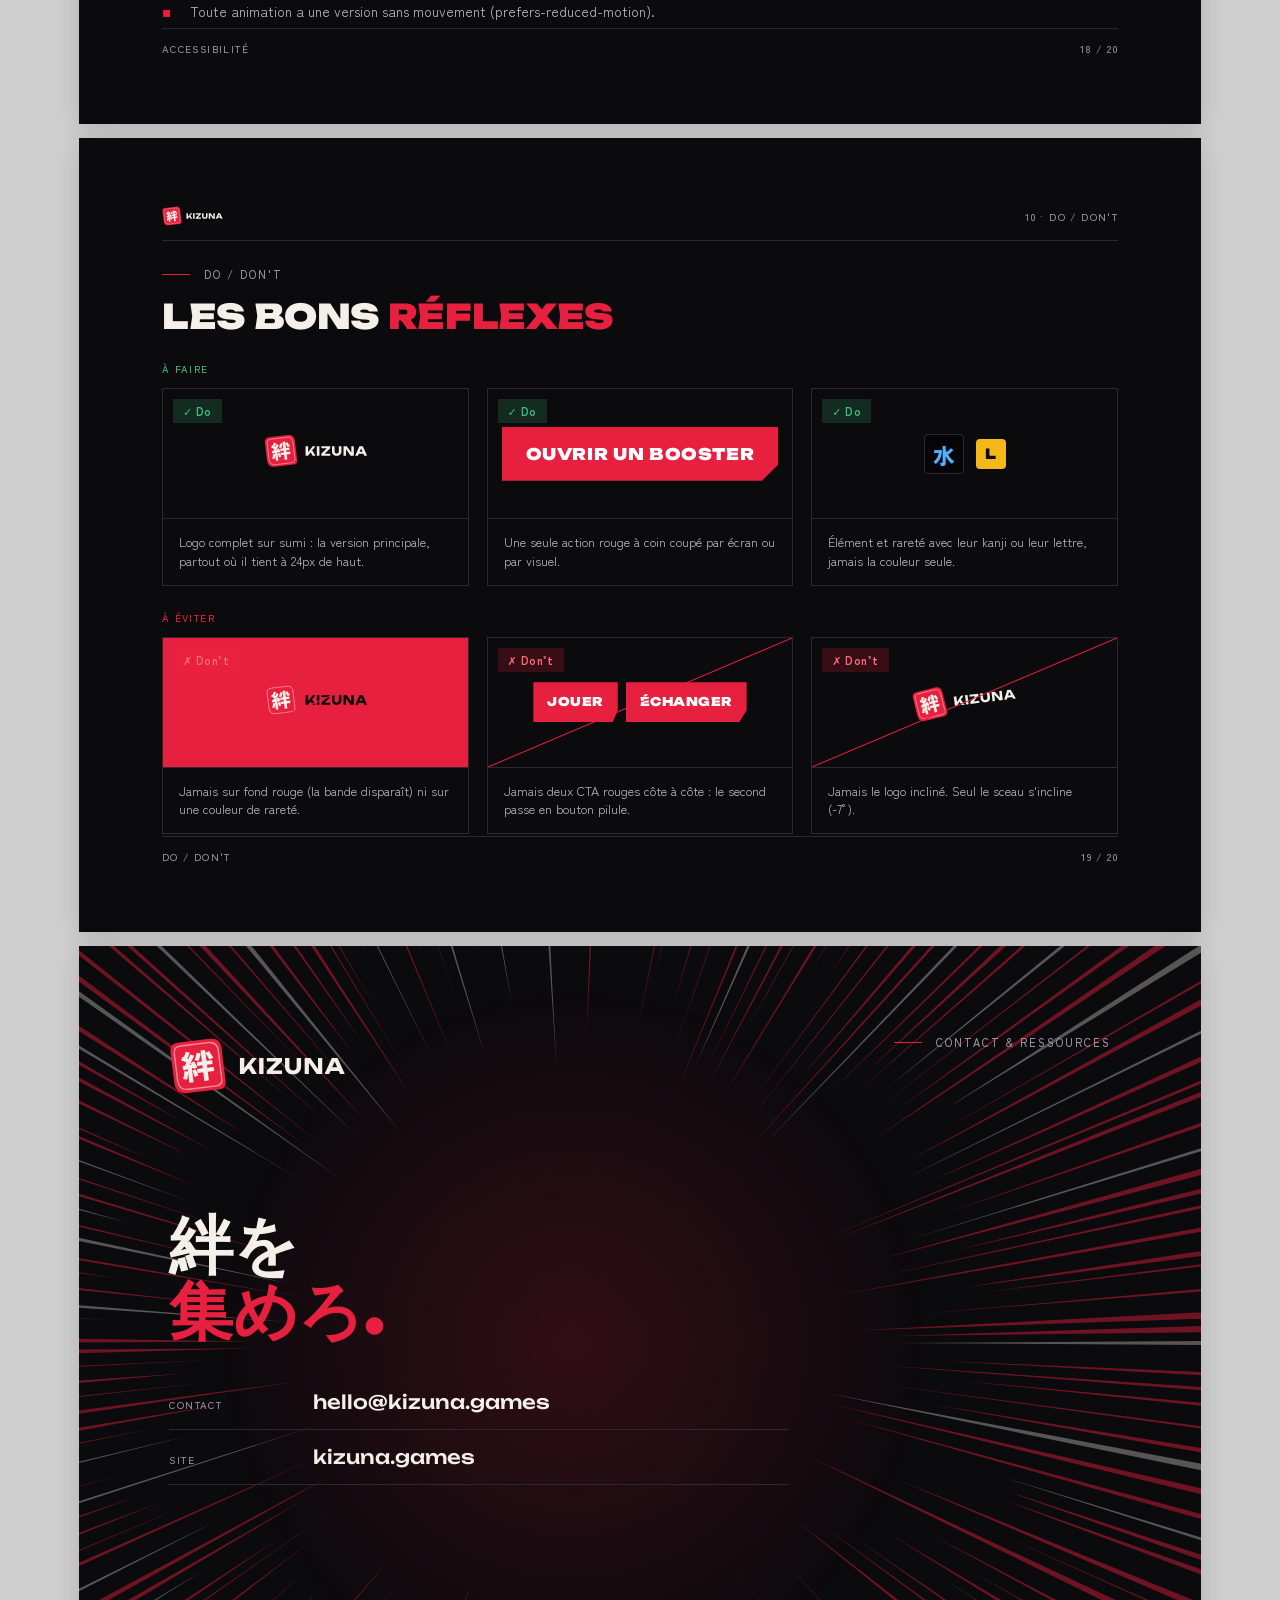
<file: charte/charte.html>
<!DOCTYPE html>
<html lang="fr">
<head>
<meta charset="UTF-8">
<meta name="viewport" content="width=device-width, initial-scale=1.0">
<title>Kizuna — Charte graphique v1.0</title>
<link rel="stylesheet" href="https://fonts.googleapis.com/css2?family=Unbounded:wght@500;600;700;800;900&family=Zen+Kaku+Gothic+New:wght@400;500;700;900&family=JetBrains+Mono:wght@400;500;700&display=swap">
<style>
:root {
  /* Palette */
  --seal: #E8203F; /* Le seul accent de Kizuna : sceau du logo, CTA, filet des titres, un mot accentué dans un titre. Les autres couleurs viennent du sujet. En texte : ≥ 18,66px gras ou ≥ 24px (4,43:1 sur encre). */
  --sumi: #0B0A0D; /* Fond par défaut : site, affiches, fonds réseaux. Jamais de noir pur #000000. */
  --paper: #F4EFE9; /* Titres et texte fort sur sumi, kanji des hankos, soleils. Remplace le blanc pur, sauf texte des CTA et kanji du sceau carré (#FFFFFF). */
  --sumi-2: #131116; /* Panneaux, bandeaux, cartes d'info. Niveau au-dessus : #1B191F (boutons pilule, puces). Filet : #2C2A30, ou papier à 16 %. */
  --ash: #BDB5C2; /* Texte courant (paragraphes, descriptions) sur sumi et sumi 2. Les titres restent en papier. */
  --mist: #9A929F; /* Métadonnées, prix, « Gratuit », comptes à rebours secondaires, légendes. Jamais pour un titre. */
  /* Rôles */
  --bg: var(--sumi);
  --surface: var(--sumi-2);
  --border: #2c2a30;
  --text: var(--ash);
  --heading: var(--paper);
  --muted: var(--mist);
  --accent: var(--seal);
  --inverse-bg: var(--paper);
  --inverse-text: var(--sumi);
  --success: #3fbf7f;
  --danger: var(--seal);
  /* Typographie */
  --font-display: 'Unbounded', system-ui, sans-serif;
  --font-text: 'Zen Kaku Gothic New', system-ui, sans-serif;
  --font-mono: 'JetBrains Mono', ui-monospace, monospace;
  --surface-2: #1B191F;
  --line: #2C2A30;
  --rule: rgba(244, 239, 233, 0.16);
  --font-kanji: 'Zen Kaku Gothic New', system-ui, sans-serif;
  --rarity-c: #8B9099;
  --rarity-u: #3FBF7F;
  --rarity-r: #3F8CFF;
  --rarity-e: #A855F7;
  --rarity-l: #F5B81B;
  --rarity-m: #E8204A;
  --rarity-d: #F7F2FF;
  --rarity-d-iri: linear-gradient(110deg, #ffd1ec, #fff1c2, #d4ffe0, #cdeeff, #e4d6ff, #ffd1ec);
  --el-eau: #4FB3FF;
  --el-flamme: #FF6B5A;
  --el-vent: #5FD38A;
  --el-lumiere: #FFD866;
  --el-tenebres: #C39BFF;
  --radius-panel: 16px;
  --radius-hanko: 16% 21% 14% 23%;
  --cut-corner: polygon(0 0, 100% 0, 100% 70%, 94% 100%, 0 100%);
}

:root{ --font-mono-doc: var(--font-mono); }
*{margin:0;padding:0;box-sizing:border-box;-webkit-print-color-adjust:exact;print-color-adjust:exact;}
html,body{background:#cfcfcf;font-family:var(--font-text);color:var(--text);-webkit-font-smoothing:antialiased;}
@page{size:297mm 210mm;margin:0;}
.page{position:relative;width:297mm;height:210mm;padding:18mm 22mm;margin:0 auto 14px;background:var(--bg);overflow:hidden;display:flex;flex-direction:column;box-shadow:0 4px 24px rgba(0,0,0,.14);}
@media screen{ .page[data-overflow]{outline:4px solid var(--danger);outline-offset:-4px;} .page[data-overflow]::after{content:"Débordement : " attr(data-overflow);position:absolute;right:8px;top:8px;background:var(--danger);color:#fff;font:600 11px/1 sans-serif;padding:6px 8px;} }
@media print{ html,body{background:#fff;} .page{margin:0;box-shadow:none;break-after:page;} .page:last-child{break-after:auto;} }

.eyebrow{font-weight:500;font-size:11px;line-height:1;letter-spacing:.18em;text-transform:uppercase;color:var(--muted);display:inline-flex;align-items:center;gap:14px;}
.eyebrow::before{content:"";width:28px;height:1px;background:var(--accent);display:inline-block;}
.h2{font-family:var(--font-display);font-weight:500;font-size:44px;line-height:1.05;letter-spacing:-0.025em;color:var(--heading);}
.h3{font-family:var(--font-display);font-weight:600;font-size:22px;line-height:1.15;color:var(--heading);letter-spacing:-0.01em;}
.lead{font-weight:300;font-size:16px;line-height:1.6;color:var(--text);max-width:68ch;}
.body{font-size:14px;font-weight:400;line-height:1.6;color:var(--text);}
.caption{font-size:12.5px;font-weight:400;line-height:1.5;color:var(--text);}
.label{font-size:10px;font-weight:500;letter-spacing:.14em;text-transform:uppercase;color:var(--muted);}
em{color:var(--accent);font-style:normal;}
.spec{font-family:var(--font-mono-doc);font-size:10.5px;color:var(--muted);line-height:1.7;}
.spec b{color:var(--text);font-weight:500;}

.page-head{display:flex;justify-content:space-between;align-items:center;padding-bottom:14px;margin-bottom:28px;border-bottom:1px solid var(--border);}
.page-foot{margin-top:auto;padding-top:12px;border-top:1px solid var(--border);display:flex;justify-content:space-between;align-items:center;font-size:10px;font-weight:500;letter-spacing:.14em;text-transform:uppercase;color:var(--muted);}

.logo{display:inline-flex;align-items:center;color:var(--heading);line-height:0;}
.logo svg{width:auto;display:block;overflow:visible;}
.logo-xs svg{height:14px;} .logo-sm svg{height:24px;} .logo-md svg{height:30px;} .logo-lg svg{height:40px;} .logo-xl svg{height:48px;}
.logo-text{font-family:var(--font-display);font-weight:600;line-height:1;font-size:28px;}
.logo-xs .logo-text{font-size:14px;} .logo-lg .logo-text{font-size:40px;}
.mark svg{height:34px;width:auto;display:block;}

.page.dark{background:var(--inverse-bg);color:var(--inverse-text);justify-content:space-between;padding:24mm;}
.page.dark .eyebrow{color:color-mix(in srgb, var(--inverse-text) 70%, var(--inverse-bg));}
.row-between{display:flex;justify-content:space-between;}
.row-between.top{align-items:flex-start;} .row-between.bottom{align-items:flex-end;}
.cover-title{font-family:var(--font-display);font-weight:500;font-size:84px;line-height:1.0;letter-spacing:-0.04em;color:var(--inverse-text);}
.cover-sub{font-weight:300;font-size:15px;line-height:1.55;color:color-mix(in srgb, var(--inverse-text) 62%, var(--inverse-bg));}

.toc{display:flex;flex-direction:column;}
.toc-row{display:flex;align-items:baseline;gap:18px;padding:16px 0;border-bottom:1px solid var(--border);}
.toc.compact .toc-row{padding:10px 0;} .toc.compact .toc-title{font-size:18px;}
.toc-num{font-family:var(--font-display);font-weight:500;font-size:14px;color:var(--accent);width:34px;}
.toc-title{font-family:var(--font-display);font-weight:500;font-size:22px;color:var(--heading);letter-spacing:-0.01em;}
.toc-dots{flex:1;border-bottom:1px dotted var(--border);transform:translateY(-4px);}
.toc-page{font-family:var(--font-display);font-weight:500;font-size:16px;color:var(--muted);}

.grid{display:grid;gap:1px;background:var(--border);border:1px solid var(--border);}
.cell{background:var(--bg);padding:26px 26px;}
.cell.surf{background:var(--surface);}
.cell.framed{border:1px solid var(--border);}
.cols{display:grid;grid-template-columns:1fr 1fr;gap:44px;align-items:start;}
.cols-13{display:grid;grid-template-columns:.8fr 1.2fr;gap:44px;align-items:start;}

.rule-list{list-style:none;display:flex;flex-direction:column;gap:11px;}
.rule-list li{display:flex;gap:12px;align-items:flex-start;font-size:14px;font-weight:400;line-height:1.5;color:var(--text);}
.tick{font-weight:700;flex:none;width:16px;color:var(--accent);}
.rule-list.ok .tick{color:var(--success);} .rule-list.no .tick{color:var(--danger);}
.barred{position:relative;}
.barred::after{content:"";position:absolute;inset:0;pointer-events:none;background:linear-gradient(to bottom right, transparent calc(50% - 1px), var(--danger) 50%, transparent calc(50% + 1px));}

.swatch .chip{height:84px;width:100%;border-bottom:1px solid var(--border);}
.swatch .meta{padding:14px 18px 16px;}
.swatch .hex{font-family:var(--font-display);font-weight:500;font-size:17px;color:var(--heading);}
.swatch .nm{font-size:10px;font-weight:500;letter-spacing:.1em;text-transform:uppercase;color:var(--muted);margin:5px 0 7px;}
.swatch .use{font-size:12px;font-weight:400;line-height:1.45;color:var(--text);}

.type-row{display:flex;align-items:baseline;gap:26px;padding:15px 0;border-bottom:1px solid var(--border);}
.type-row .tag-meta{width:170px;flex:none;}
.type-row .nm{font-family:var(--font-display);font-weight:500;font-size:14px;color:var(--heading);}
.type-row .sp{font-size:10.5px;color:var(--muted);margin-top:4px;line-height:1.4;}
.type-sample{color:var(--heading);min-width:0;overflow-wrap:anywhere;}

.a11y-table{display:flex;flex-direction:column;border-top:1px solid var(--border);}
.a11y-row{display:grid;grid-template-columns:120px 1fr 110px 120px;gap:22px;align-items:center;padding:7px 0;border-bottom:1px solid var(--border);}
.a11y-demo{font-family:var(--font-text);font-size:14px;font-weight:500;padding:9px 14px;border:1px solid var(--border);text-align:center;}
.a11y-ratio{font-family:var(--font-display);font-weight:500;font-size:22px;color:var(--heading);}
.badge{display:inline-block;font-size:10px;font-weight:600;letter-spacing:.06em;padding:4px 9px;margin-bottom:4px;}
.badge.ok{background:color-mix(in srgb, var(--success) 14%, #fff);color:var(--success);}
.badge.ko{background:color-mix(in srgb, var(--danger) 12%, #fff);color:var(--danger);}

.dd{display:grid;grid-template-columns:repeat(3,1fr);gap:18px;}
.dd-card{border:1px solid var(--border);display:flex;flex-direction:column;}
.dd-visual{height:130px;display:flex;align-items:center;justify-content:center;border-bottom:1px solid var(--border);position:relative;overflow:hidden;}
.dd-flag{position:absolute;top:10px;left:10px;font-size:11px;font-weight:600;padding:4px 10px;letter-spacing:.04em;z-index:1;}
.dd-flag.do{background:color-mix(in srgb, var(--success) 14%, #fff);color:var(--success);}
.dd-flag.dont{background:color-mix(in srgb, var(--danger) 12%, #fff);color:var(--danger);}
.dd-card .desc{padding:14px 16px;font-size:12.5px;font-weight:400;line-height:1.5;color:var(--text);}

.contact-row{display:flex;gap:14px;align-items:baseline;padding:15px 0;border-bottom:1px solid color-mix(in srgb, var(--inverse-text) 16%, var(--inverse-bg));}
.contact-row .k{width:130px;flex:none;font-size:10px;font-weight:500;letter-spacing:.14em;text-transform:uppercase;color:color-mix(in srgb, var(--inverse-text) 50%, var(--inverse-bg));}
.contact-row .v{font-family:var(--font-display);font-weight:500;font-size:19px;color:var(--inverse-text);overflow-wrap:anywhere;}
.contact-row .v a{color:inherit;text-decoration:none;}
.contact-row .note{font-family:var(--font-text);font-size:12px;font-weight:400;color:color-mix(in srgb, var(--inverse-text) 50%, var(--inverse-bg));}

/* ---- CSS propre à la marque (composants de démonstration) ---- */
/* ===== Kizuna — CSS injecté dans la charte (habillage du document + démos) ===== */

/* --- Habillage du document : titres Kizuna, couverture et contact en sumi --- */
.h2{font-weight:900;font-size:34px;line-height:1.08;letter-spacing:-0.01em;text-transform:uppercase;}
.h3{font-weight:800;}
.toc-title{font-weight:700;font-size:20px;} .toc-num{font-weight:900;}
.swatch .hex{font-weight:800;} .a11y-ratio{font-weight:800;}
.cover-title{font-weight:900;font-size:68px;line-height:1.02;letter-spacing:-0.01em;text-transform:uppercase;}
.page.dark{background:var(--sumi);color:var(--paper);}
.page.dark .logo{color:var(--paper)!important;}
.page.dark .cover-title{color:var(--paper);}
.page.dark .cover-sub,.page.dark .eyebrow{color:var(--mist);}
.page.dark .contact-row{border-bottom-color:var(--line);}
.page.dark .contact-row .k,.page.dark .contact-row .note{color:var(--mist);}
.page.dark .contact-row .v{color:var(--paper);}
.page.dark::before{content:"";position:absolute;inset:0;background:url("data:image/svg+xml,%3Csvg%20xmlns%3D%22http%3A%2F%2Fwww.w3.org%2F2000%2Fsvg%22%20viewBox%3D%220%200%201200%201200%22%3E%3Cdefs%3E%3CradialGradient%20id%3D%22g%22%3E%3Cstop%20offset%3D%220%22%20stop-color%3D%22%23E8203F%22%20stop-opacity%3D%220.3%22%2F%3E%3Cstop%20offset%3D%22.55%22%20stop-color%3D%22%23E8203F%22%20stop-opacity%3D%220%22%2F%3E%3C%2FradialGradient%3E%3C%2Fdefs%3E%3Crect%20width%3D%221200%22%20height%3D%221200%22%20fill%3D%22url(%23g)%22%2F%3E%3Cpath%20fill%3D%22%23E8203F%22%20fill-opacity%3D%22.75%22%20d%3D%22M938.96%20616.49L1499.11%20640.11L1498.75%20647.38ZM881.22%20620.36L1497.86%20661.99L1497.43%20668ZM951.25%20634.2L1496.1%20683.73L1495.42%20690.7ZM879.27%20637.45L1492.28%20717.61L1491.74%20721.65ZM927.19%20655.8L1487.91%20747.01L1486.44%20755.61ZM836.13%20655.64L1477.17%20801.42L1474.81%20811.44ZM849.3%20668.75L1468.73%20835.19L1466.49%20843.3ZM999.68%20736.23L1453.67%20885.04L1450.04%20895.68ZM996.58%20744.27L1447.66%20902.44L1443.85%20912.92ZM897.73%20724.82L1432.15%20942.82L1427.83%20953.12ZM985.9%20772.66L1422.23%20965.99L1420.8%20969.16ZM816.66%20703.82L1414.18%20983.55L1409.04%20994.27ZM926.78%20774.41L1396.02%201019.94L1391.93%201027.6ZM962.89%20807.64L1383.03%201043.7L1379.29%201050.24ZM889.02%20774.26L1373.64%201059.88L1367.82%201069.53ZM857.07%20777.36L1343.27%201107.5L1338.33%201114.66ZM820.94%20761.24L1329.05%201127.72L1324.93%201133.37ZM802.82%20760.93L1308.86%201154.55L1301.15%201164.26ZM864.06%20827.44L1285.47%201183.21L1278.35%201191.47ZM848.49%20826.8L1267.99%201203.15L1261.49%201210.27ZM906.55%20894.08L1251.47%201220.96L1247.46%201225.13ZM787.82%20794.79L1226.39%201246.24L1223.01%201249.5ZM868.87%20894.37L1209.21%201262.46L1204.72%201266.57ZM818.85%20857.22L1186.27%201282.85L1180.16%201288.05ZM859.23%20914.65L1176.58%201291.06L1167.98%201298.14ZM843.63%20924.11L1143.42%201317.42L1138.14%201321.39ZM744.79%20799.29L1130.39%201327.11L1127.6%201329.14ZM767.62%20849.81L1106.12%201344.2L1096.79%201350.47ZM742.77%20848.78L1051.5%201378.56L1044.44%201382.61ZM755.21%20889.11L1029.85%201390.71L1021.57%201395.16ZM716.9%20835.12L1004.4%201404.03L996.98%201407.72ZM742.81%20916.82L973.57%201418.81L966.13%201422.16ZM699.57%20840.21L947.82%201430.07L941.41%201432.73ZM722.09%20915.45L927.26%201438.39L922.41%201440.27ZM732.82%20978.25L900.48%201448.36L895.89%201449.97ZM686.85%20881.12L868.34%201459.07L862.97%201460.73ZM701.76%20958.6L851.62%201464.11L839.75%201467.48ZM678.18%20915.53L820.49%201472.57L812.41%201474.58ZM657.64%201008.44L732.13%201490.25L719.37%201492.05ZM640.42%20928.82L713.21%201492.85L706.38%201493.69ZM621.79%20874.44L675.15%201496.86L667.29%201497.48ZM595.31%201004.82L594.79%201499.98L584.38%201499.86ZM583.94%201014.73L567.7%201499.42L562.66%201499.23ZM579.94%20905.37L545.37%201498.34L536.66%201497.77ZM561.44%20945.74L502%201494.65L498.51%201494.26ZM561.77%20867.79L478.18%201491.72L467.4%201490.18ZM555.75%20854.72L451.33%201487.64L440.58%201485.77ZM537.55%20899.7L419.82%201481.78L412.98%201480.35ZM524.37%20932.25L402.23%201478L398.27%201477.1ZM486.73%201007.69L363.17%201468.28L354.99%201466.01ZM505.35%20917L348.36%201464.11L336.66%201460.61ZM513.83%20853.16L315.45%201453.83L304.54%201450.12ZM454.16%201004.66L297.9%201447.78L291.81%201445.59ZM462.58%20908.92L235.7%201422.97L232.73%201421.65ZM474.08%20860.69L212.18%201412.16L204.93%201408.65ZM484.04%20818.87L180.6%201396.31L176.72%201394.25ZM449.61%20868.39L165.48%201388.16L154.66%201382.1ZM426.47%20881.82L130.67%201367.94L125.58%201364.8ZM445.95%20810.85L70.86%201328.02L67.25%201325.38ZM390.33%20862.8L40.03%201304.58L37.37%201302.46ZM430.87%20799.43L22.71%201290.46L13.09%201282.31ZM347.28%20864.7L-16.79%201255.41L-26.17%201246.46ZM377.91%20816.32L-42.62%201230.12L-46.83%201225.79ZM352.64%20826.57L-60.63%201211.2L-66.7%201204.58ZM361.17%20804.7L-81.35%201188.02L-85.34%201183.37ZM321.99%20829.12L-92.02%201175.42L-97.02%201169.35ZM356.87%20784.16L-114.1%201147.78L-120.71%201139.05ZM382.9%20751.54L-136.71%201116.97L-139.27%201113.3ZM333.36%20777.43L-146.14%201103.27L-152.4%201093.86ZM353.68%20743.53L-174.5%201058.43L-180.69%201047.79ZM378.21%20721.51L-186.46%201037.59L-192.11%201027.27ZM369.12%20703.45L-219.86%20971.26L-222.77%20964.76ZM256.83%20744.14L-229.02%20950.33L-230.52%20946.75ZM223.61%20745.38L-237.78%20928.83L-241.31%20919.7ZM199.92%20740.69L-247.19%20903.75L-250.84%20893.39ZM197.54%20716.86L-263.71%20852.98L-264.88%20848.95ZM220.23%20677.04L-281.47%20781.7L-282.59%20776.17ZM286.66%20654.68L-285.62%20760.23L-287.55%20749.21ZM348.12%20635.22L-290.64%20729.45L-291.99%20719.84ZM275.01%20635.24L-294.55%20698.86L-294.95%20695.17ZM243.42%20628L-296.73%20676.69L-297.71%20664.22ZM277.28%20615.12L-298.92%20644.08L-299.1%20640.16ZM304.93%20604.93L-299.74%20621.53L-299.96%20608.55ZM312.08%20598.6L-300%20601.67L-299.94%20589.57ZM279.82%20565.01L-295.13%20506.46L-294.2%20497.98ZM179.64%20540.25L-291.79%20478.68L-290.27%20468ZM357.94%20558.89L-287.78%20452.17L-286.81%20446.48ZM274.42%20522.75L-276.46%20395.52L-274.9%20388.95ZM341.95%20522.68L-263.05%20344.77L-261.21%20338.61ZM286.14%20495.67L-254.76%20318.25L-253.34%20313.97ZM257.21%20457.38L-232.99%20259.22L-228.87%20249.33ZM216.81%20433.44L-227.01%20244.95L-223.77%20237.5ZM252.03%20430.12L-211.31%20210.41L-206.2%20199.94ZM271.29%20424.62L-196.84%20181.62L-191.23%20171.1ZM240.88%20396.51L-186.18%20161.91L-179.84%20150.73ZM301.49%20410L-162.59%20122.03L-155.87%20111.48ZM356.49%20420.38L-127.31%2069.89L-121.24%2061.65ZM370.32%20418.61L-108.72%2045.27L-103.86%2039.13ZM345.32%20380.98L-84.9%2016.12L-79.82%2010.21ZM374.81%20398.32L-73.15%202.61L-67.69%20-3.48ZM369.79%20362.47L-27.82%20-44.85L-24.89%20-47.7ZM412.11%20398.44L-17.85%20-54.42L-9.5%20-62.2ZM396.21%20363.9L9.65%20-79.33L14.21%20-83.27ZM401.25%20338.09L50.95%20-113.12L60.95%20-120.71ZM408.15%20326.18L79.36%20-134.12L87.78%20-140.02ZM453.32%20375.86L102.71%20-150.14L111.63%20-155.97ZM449.23%20352.64L129.47%20-167.2L133.72%20-169.79ZM418.48%20291.7L140.55%20-173.89L146.21%20-177.22ZM416.67%20253.94L175.66%20-193.69L181.7%20-196.88ZM433.26%20233.1L223.46%20-217.44L231.81%20-221.24ZM492.27%20342.75L249.3%20-228.86L255.4%20-231.42ZM466.8%20257.99L270.54%20-237.53L276.21%20-239.74ZM497.13%20296.59L309.45%20-251.81L312.58%20-252.87ZM490.18%20217.59L348.22%20-264.06L354.95%20-266ZM510.35%20240.2L378.44%20-272.3L386.39%20-274.28ZM556.34%20217.64L493.95%20-293.73L501.83%20-294.63ZM571.32%20226.35L526.23%20-296.97L536.04%20-297.72ZM595.38%20202.02L584.85%20-299.87L594.27%20-299.98ZM603.71%20228.22L605.1%20-299.99L612.85%20-299.91ZM612.7%20317.92L635.34%20-299.31L645.62%20-298.84ZM625.33%20227.11L654.55%20-298.35L667.45%20-297.47ZM668.1%20194.86L743.94%20-288.42L754.45%20-286.65ZM659.62%20311.39L778.81%20-282.06L785.36%20-280.71ZM675.86%20262.27L792.64%20-279.14L801.84%20-277.08ZM706.55%20209.03L832.98%20-269.32L840.3%20-267.33ZM692.06%20291.33L853.11%20-263.68L861.36%20-261.21ZM687.95%20346.24L893.03%20-250.96L896.42%20-249.79ZM748.29%20203.08L908.96%20-245.31L920.98%20-240.82ZM694.24%20372.05L940.53%20-233.09L947.16%20-230.35ZM720.09%20353.88L992.12%20-210.09L997.22%20-207.6ZM721.63%20369.17L1016.28%20-197.94L1022.82%20-194.49ZM752.23%20326.36L1035.63%20-187.55L1039.43%20-185.43ZM738.42%20373.55L1065.68%20-170.15L1073.08%20-165.64ZM816.29%20261.9L1081.77%20-160.2L1088.22%20-156.07ZM830.7%20269.17L1111.91%20-140.24L1117.7%20-136.2ZM768.88%20372.26L1134.07%20-124.41L1138.1%20-121.42ZM762.56%20395.26L1157.8%20-106.3L1161.45%20-103.4ZM806.47%20359.98L1183.01%20-85.64L1190.81%20-78.93ZM762.1%20421.51L1202.7%20-68.39L1207.43%20-64.1ZM833.59%20373.02L1243.14%20-29.58L1247.79%20-24.79ZM870.19%20351.09L1257.95%20-14.08L1265.88%20-5.48ZM862.01%20369.43L1273.42%202.92L1277.84%207.94ZM876.85%20387.14L1312.28%2049.86L1314.68%2052.97ZM895.52%20387.88L1328.77%2071.9L1333.51%2078.49ZM875.75%20413.82L1343.14%2092.31L1348.64%20100.47ZM930.93%20410.15L1379.65%20150.39L1381.66%20153.9ZM903.65%20435.6L1389.27%20167.51L1393.59%20175.49ZM920.37%20455.47L1418.62%20226.02L1422.12%20233.79ZM831.09%20504.17L1430.42%20253L1432.29%20257.52ZM835.38%20506.96L1435.57%20265.61L1438.39%20272.74ZM932.16%20484.71L1449.13%20301.72L1451.34%20308.07ZM881.18%20523.49L1466.96%20358.37L1469.86%20369.05ZM947.46%20516.13L1473.74%20384.17L1475.98%20393.47ZM883.21%20538.7L1479.05%20406.93L1480.21%20412.3ZM844.01%20556.03L1485.08%20436.8L1486.38%20443.99ZM958.3%20549L1490.25%20467.86L1491.76%20478.48ZM975.54%20553.7L1492.92%20487.34L1493.54%20492.39ZM914.09%20573.7L1496.65%20522.47L1497.06%20527.31ZM861.72%20588.57L1498.86%20554.78L1499.38%20566.66ZM896.93%20593.46L1499.63%20574.23L1499.89%20586.17Z%22%2F%3E%3Cpath%20fill%3D%22%23F4EFE9%22%20fill-opacity%3D%22.55%22%20d%3D%22M899.84%20600L1499.99%20596.17L1499.99%20603.83ZM837.66%20646.85L1484.06%20768.62L1481.91%20779.54ZM994.39%20722.83L1460.24%20864.56L1458.33%20870.68ZM936.54%20814.02L1360.44%201081.39L1358.42%201084.55ZM799.99%20929.36L1070.57%201367.18L1063.63%201371.39ZM684.99%20980.72L801.45%201477.16L790.71%201479.56ZM661.57%20952.69L758.73%201485.89L750.8%201487.28ZM615.23%20899.95L652.18%201498.49L639.12%201499.15ZM608.84%20999.77L626.27%201499.62L613.53%201499.9ZM507.01%20822.61L258.16%201432.55L248.04%201428.33ZM406.51%20901.04L118.76%201360.53L108.03%201353.63ZM391.99%20899L89.9%201341.48L82.18%201336.11ZM364.45%20858.01L-2.56%201268.52L-11.02%201260.8ZM257.03%20810.99L-163.78%201076.06L-169.31%201067.07ZM273.11%20763.36L-203.36%201005.72L-206.75%20998.94ZM368.59%20674.57L-255.88%20878.35L-257.37%20873.71ZM248.34%20684.96L-274.12%20814.29L-275.54%20808.41ZM173.28%20578.68L-298.98%20557.12L-298.78%20553.06ZM340.96%20580.86L-297.81%20537.31L-297.27%20530.02ZM337.79%20545.01L-281.82%20420.03L-279.83%20410.52ZM189.21%20488.97L-270.33%20370.83L-267.28%20359.53ZM247.49%20469.96L-245.53%20291.65L-243.22%20285.38ZM352.87%20451.96L-173.67%20140.19L-170.46%20134.81ZM383.85%20447.29L-137.6%2084.3L-132.52%2077.11ZM400.69%20408.77L-52.04%20-20.35L-46.8%20-25.82ZM441.64%20406.01L26.42%20-93.55L35.31%20-100.8ZM472.21%20340.33L200.44%20-206.44L204.74%20-208.56ZM519.04%20334.4L333.01%20-259.49L342.15%20-262.27ZM517.56%20197.27L416.91%20-281.18L422.13%20-282.25ZM543.97%20287.26L436.06%20-284.94L446.54%20-286.82ZM548.91%20233.54L472.59%20-290.94L478.85%20-291.81ZM585.03%20344.27L542.78%20-298.18L552%20-298.72ZM641.03%20203.28L686.65%20-295.82L698.54%20-294.59ZM650.87%20210.27L712.15%20-292.99L720.84%20-291.85ZM713.67%20343.71L959.87%20-224.92L969.88%20-220.48ZM776.24%20417.4L1222.64%20-49.86L1227.38%20-45.29ZM890.47%20364.82L1297.24%2030.92L1301.69%2036.41ZM945.89%20383.18L1359.54%20117.2L1365.55%20126.78ZM900.61%20451.45L1405.87%20199.27L1407.84%20203.27ZM907.95%20505.37L1459.55%20333.22L1461.04%20338.06Z%22%2F%3E%3C%2Fsvg%3E") 88% 50%/1300px no-repeat;opacity:.6;pointer-events:none;}
.page.dark>*{position:relative;}
/* Logo : le wordmark suit le fond (papier sur sombre, sumi sur papier) */
[style*="background:#0b0a0d"] .logo,[style*="background:#131116"] .logo{color:#f4efe9!important;}
[style*="background:#f4efe9"] .logo{color:#0b0a0d!important;}
.mark svg{height:72px;}
.badge.ok{background:rgba(63,191,127,.16);} .badge.ko{background:rgba(232,32,63,.16);color:#ff6b7f;}
.dd-flag.do{background:rgba(63,191,127,.18);} .dd-flag.dont{background:rgba(232,32,63,.2);color:#ff6b7f;}

/* --- Sceau (hanko) --- */
.kz-hanko{position:relative;display:inline-grid;place-items:center;width:38px;height:38px;background:var(--seal);color:var(--paper);border-radius:16% 21% 14% 23%;font:900 21px/1 var(--font-kanji);rotate:-7deg;flex:none;}
.kz-hanko::after{content:"";position:absolute;inset:7%;border:1px solid rgba(244,239,233,.55);border-radius:inherit;}
.kz-hanko.lg::after{border-width:2px;}
.kz-hanko.outline::after{display:none;}
.kz-hanko.lg{width:84px;height:84px;font-size:46px;}
.kz-hanko.outline{background:transparent;border:1.33px solid var(--seal);color:var(--seal);}
.kz-hanko.lg.outline{border-width:2.5px;}
.kz-tate{writing-mode:vertical-rl;font:900 16px/1 var(--font-text);letter-spacing:.3em;color:rgba(244,239,233,.35);}

/* --- Lexique des kanji --- */
.kz-lex{display:grid;grid-template-columns:repeat(4,1fr);gap:1px;background:var(--line);border:1px solid var(--line);}
.kz-lex div{background:var(--sumi);padding:16px 18px;display:flex;flex-direction:column;gap:8px;}
.kz-lex b{font:800 26px/1 var(--font-kanji);color:var(--seal);}
.kz-lex span{font-size:12.5px;line-height:1.4;color:var(--ash);}

/* --- Titres, boutons, panneaux --- */
.kz-h{border-left:3px solid var(--seal);padding-left:10px;font:800 21.6px/1.2 var(--font-display);color:var(--paper);}
.kz-cta{display:inline-flex;align-items:center;justify-content:center;background:var(--seal);color:#fff;min-height:54px;padding:0 24px;font:900 16px/1 var(--font-display);text-transform:uppercase;letter-spacing:.04em;clip-path:polygon(0 0,100% 0,100% 70%,94% 100%,0 100%);white-space:nowrap;}
.kz-cta.sm{min-height:40px;padding:0 14px;font-size:12px;}
.kz-pill{display:inline-flex;align-items:center;height:36px;padding:0 16px;border-radius:999px;border:1px solid var(--rule);color:var(--paper);font:700 14px var(--font-text);margin:0 6px 6px 0;}
.kz-pill.fill{background:var(--surface-2);border-color:transparent;font-weight:400;font-family:var(--font-mono);font-size:13px;}
.kz-panel{display:flex;gap:14px;align-items:center;border:1px solid var(--rule);border-radius:16px;background:var(--sumi-2);padding:12px 16px;}
.kz-panel .body{font-size:13px;}
.kz-k{font:800 24px/1 var(--font-kanji);color:var(--seal);}
.kz-big{font:900 26px/1 var(--font-display);color:var(--paper);}
.kz-rush{background:radial-gradient(circle at 0% 50%,rgba(232,32,63,.22),transparent 60%),var(--sumi-2);}
.kz-rt{font:500 14px var(--font-display);color:var(--paper);}
.kz-small{font-size:12px;color:var(--mist);}

/* --- Raretés & éléments --- */
.kz-rarity{display:flex;align-items:center;gap:12px;}
.kz-rarity i{display:block;width:64px;height:40px;background:var(--g);border-radius:3px;}
.kz-rarity b{display:inline-grid;place-items:center;width:30px;height:30px;border-radius:4px;background:var(--r);color:var(--sumi);font:900 14px var(--font-display);}
.kz-rarity.sm i{display:none;}
.kz-el{display:inline-grid;place-items:center;width:40px;height:40px;border-radius:4px;background:rgba(0,0,0,.55);border:1px solid var(--line);font:900 22px/1 var(--font-text);color:var(--el);}

/* --- Motifs --- */
.kz-sun-demo{height:150px;display:grid;place-items:center;background:url("data:image/svg+xml,%3Csvg%20xmlns%3D%22http%3A%2F%2Fwww.w3.org%2F2000%2Fsvg%22%20viewBox%3D%220%200%201200%201200%22%3E%3Cdefs%3E%3CradialGradient%20id%3D%22g%22%3E%3Cstop%20offset%3D%220%22%20stop-color%3D%22%23E8203F%22%20stop-opacity%3D%220.3%22%2F%3E%3Cstop%20offset%3D%22.55%22%20stop-color%3D%22%23E8203F%22%20stop-opacity%3D%220%22%2F%3E%3C%2FradialGradient%3E%3C%2Fdefs%3E%3Crect%20width%3D%221200%22%20height%3D%221200%22%20fill%3D%22url(%23g)%22%2F%3E%3Cpath%20fill%3D%22%23E8203F%22%20fill-opacity%3D%22.75%22%20d%3D%22M938.96%20616.49L1499.11%20640.11L1498.75%20647.38ZM881.22%20620.36L1497.86%20661.99L1497.43%20668ZM951.25%20634.2L1496.1%20683.73L1495.42%20690.7ZM879.27%20637.45L1492.28%20717.61L1491.74%20721.65ZM927.19%20655.8L1487.91%20747.01L1486.44%20755.61ZM836.13%20655.64L1477.17%20801.42L1474.81%20811.44ZM849.3%20668.75L1468.73%20835.19L1466.49%20843.3ZM999.68%20736.23L1453.67%20885.04L1450.04%20895.68ZM996.58%20744.27L1447.66%20902.44L1443.85%20912.92ZM897.73%20724.82L1432.15%20942.82L1427.83%20953.12ZM985.9%20772.66L1422.23%20965.99L1420.8%20969.16ZM816.66%20703.82L1414.18%20983.55L1409.04%20994.27ZM926.78%20774.41L1396.02%201019.94L1391.93%201027.6ZM962.89%20807.64L1383.03%201043.7L1379.29%201050.24ZM889.02%20774.26L1373.64%201059.88L1367.82%201069.53ZM857.07%20777.36L1343.27%201107.5L1338.33%201114.66ZM820.94%20761.24L1329.05%201127.72L1324.93%201133.37ZM802.82%20760.93L1308.86%201154.55L1301.15%201164.26ZM864.06%20827.44L1285.47%201183.21L1278.35%201191.47ZM848.49%20826.8L1267.99%201203.15L1261.49%201210.27ZM906.55%20894.08L1251.47%201220.96L1247.46%201225.13ZM787.82%20794.79L1226.39%201246.24L1223.01%201249.5ZM868.87%20894.37L1209.21%201262.46L1204.72%201266.57ZM818.85%20857.22L1186.27%201282.85L1180.16%201288.05ZM859.23%20914.65L1176.58%201291.06L1167.98%201298.14ZM843.63%20924.11L1143.42%201317.42L1138.14%201321.39ZM744.79%20799.29L1130.39%201327.11L1127.6%201329.14ZM767.62%20849.81L1106.12%201344.2L1096.79%201350.47ZM742.77%20848.78L1051.5%201378.56L1044.44%201382.61ZM755.21%20889.11L1029.85%201390.71L1021.57%201395.16ZM716.9%20835.12L1004.4%201404.03L996.98%201407.72ZM742.81%20916.82L973.57%201418.81L966.13%201422.16ZM699.57%20840.21L947.82%201430.07L941.41%201432.73ZM722.09%20915.45L927.26%201438.39L922.41%201440.27ZM732.82%20978.25L900.48%201448.36L895.89%201449.97ZM686.85%20881.12L868.34%201459.07L862.97%201460.73ZM701.76%20958.6L851.62%201464.11L839.75%201467.48ZM678.18%20915.53L820.49%201472.57L812.41%201474.58ZM657.64%201008.44L732.13%201490.25L719.37%201492.05ZM640.42%20928.82L713.21%201492.85L706.38%201493.69ZM621.79%20874.44L675.15%201496.86L667.29%201497.48ZM595.31%201004.82L594.79%201499.98L584.38%201499.86ZM583.94%201014.73L567.7%201499.42L562.66%201499.23ZM579.94%20905.37L545.37%201498.34L536.66%201497.77ZM561.44%20945.74L502%201494.65L498.51%201494.26ZM561.77%20867.79L478.18%201491.72L467.4%201490.18ZM555.75%20854.72L451.33%201487.64L440.58%201485.77ZM537.55%20899.7L419.82%201481.78L412.98%201480.35ZM524.37%20932.25L402.23%201478L398.27%201477.1ZM486.73%201007.69L363.17%201468.28L354.99%201466.01ZM505.35%20917L348.36%201464.11L336.66%201460.61ZM513.83%20853.16L315.45%201453.83L304.54%201450.12ZM454.16%201004.66L297.9%201447.78L291.81%201445.59ZM462.58%20908.92L235.7%201422.97L232.73%201421.65ZM474.08%20860.69L212.18%201412.16L204.93%201408.65ZM484.04%20818.87L180.6%201396.31L176.72%201394.25ZM449.61%20868.39L165.48%201388.16L154.66%201382.1ZM426.47%20881.82L130.67%201367.94L125.58%201364.8ZM445.95%20810.85L70.86%201328.02L67.25%201325.38ZM390.33%20862.8L40.03%201304.58L37.37%201302.46ZM430.87%20799.43L22.71%201290.46L13.09%201282.31ZM347.28%20864.7L-16.79%201255.41L-26.17%201246.46ZM377.91%20816.32L-42.62%201230.12L-46.83%201225.79ZM352.64%20826.57L-60.63%201211.2L-66.7%201204.58ZM361.17%20804.7L-81.35%201188.02L-85.34%201183.37ZM321.99%20829.12L-92.02%201175.42L-97.02%201169.35ZM356.87%20784.16L-114.1%201147.78L-120.71%201139.05ZM382.9%20751.54L-136.71%201116.97L-139.27%201113.3ZM333.36%20777.43L-146.14%201103.27L-152.4%201093.86ZM353.68%20743.53L-174.5%201058.43L-180.69%201047.79ZM378.21%20721.51L-186.46%201037.59L-192.11%201027.27ZM369.12%20703.45L-219.86%20971.26L-222.77%20964.76ZM256.83%20744.14L-229.02%20950.33L-230.52%20946.75ZM223.61%20745.38L-237.78%20928.83L-241.31%20919.7ZM199.92%20740.69L-247.19%20903.75L-250.84%20893.39ZM197.54%20716.86L-263.71%20852.98L-264.88%20848.95ZM220.23%20677.04L-281.47%20781.7L-282.59%20776.17ZM286.66%20654.68L-285.62%20760.23L-287.55%20749.21ZM348.12%20635.22L-290.64%20729.45L-291.99%20719.84ZM275.01%20635.24L-294.55%20698.86L-294.95%20695.17ZM243.42%20628L-296.73%20676.69L-297.71%20664.22ZM277.28%20615.12L-298.92%20644.08L-299.1%20640.16ZM304.93%20604.93L-299.74%20621.53L-299.96%20608.55ZM312.08%20598.6L-300%20601.67L-299.94%20589.57ZM279.82%20565.01L-295.13%20506.46L-294.2%20497.98ZM179.64%20540.25L-291.79%20478.68L-290.27%20468ZM357.94%20558.89L-287.78%20452.17L-286.81%20446.48ZM274.42%20522.75L-276.46%20395.52L-274.9%20388.95ZM341.95%20522.68L-263.05%20344.77L-261.21%20338.61ZM286.14%20495.67L-254.76%20318.25L-253.34%20313.97ZM257.21%20457.38L-232.99%20259.22L-228.87%20249.33ZM216.81%20433.44L-227.01%20244.95L-223.77%20237.5ZM252.03%20430.12L-211.31%20210.41L-206.2%20199.94ZM271.29%20424.62L-196.84%20181.62L-191.23%20171.1ZM240.88%20396.51L-186.18%20161.91L-179.84%20150.73ZM301.49%20410L-162.59%20122.03L-155.87%20111.48ZM356.49%20420.38L-127.31%2069.89L-121.24%2061.65ZM370.32%20418.61L-108.72%2045.27L-103.86%2039.13ZM345.32%20380.98L-84.9%2016.12L-79.82%2010.21ZM374.81%20398.32L-73.15%202.61L-67.69%20-3.48ZM369.79%20362.47L-27.82%20-44.85L-24.89%20-47.7ZM412.11%20398.44L-17.85%20-54.42L-9.5%20-62.2ZM396.21%20363.9L9.65%20-79.33L14.21%20-83.27ZM401.25%20338.09L50.95%20-113.12L60.95%20-120.71ZM408.15%20326.18L79.36%20-134.12L87.78%20-140.02ZM453.32%20375.86L102.71%20-150.14L111.63%20-155.97ZM449.23%20352.64L129.47%20-167.2L133.72%20-169.79ZM418.48%20291.7L140.55%20-173.89L146.21%20-177.22ZM416.67%20253.94L175.66%20-193.69L181.7%20-196.88ZM433.26%20233.1L223.46%20-217.44L231.81%20-221.24ZM492.27%20342.75L249.3%20-228.86L255.4%20-231.42ZM466.8%20257.99L270.54%20-237.53L276.21%20-239.74ZM497.13%20296.59L309.45%20-251.81L312.58%20-252.87ZM490.18%20217.59L348.22%20-264.06L354.95%20-266ZM510.35%20240.2L378.44%20-272.3L386.39%20-274.28ZM556.34%20217.64L493.95%20-293.73L501.83%20-294.63ZM571.32%20226.35L526.23%20-296.97L536.04%20-297.72ZM595.38%20202.02L584.85%20-299.87L594.27%20-299.98ZM603.71%20228.22L605.1%20-299.99L612.85%20-299.91ZM612.7%20317.92L635.34%20-299.31L645.62%20-298.84ZM625.33%20227.11L654.55%20-298.35L667.45%20-297.47ZM668.1%20194.86L743.94%20-288.42L754.45%20-286.65ZM659.62%20311.39L778.81%20-282.06L785.36%20-280.71ZM675.86%20262.27L792.64%20-279.14L801.84%20-277.08ZM706.55%20209.03L832.98%20-269.32L840.3%20-267.33ZM692.06%20291.33L853.11%20-263.68L861.36%20-261.21ZM687.95%20346.24L893.03%20-250.96L896.42%20-249.79ZM748.29%20203.08L908.96%20-245.31L920.98%20-240.82ZM694.24%20372.05L940.53%20-233.09L947.16%20-230.35ZM720.09%20353.88L992.12%20-210.09L997.22%20-207.6ZM721.63%20369.17L1016.28%20-197.94L1022.82%20-194.49ZM752.23%20326.36L1035.63%20-187.55L1039.43%20-185.43ZM738.42%20373.55L1065.68%20-170.15L1073.08%20-165.64ZM816.29%20261.9L1081.77%20-160.2L1088.22%20-156.07ZM830.7%20269.17L1111.91%20-140.24L1117.7%20-136.2ZM768.88%20372.26L1134.07%20-124.41L1138.1%20-121.42ZM762.56%20395.26L1157.8%20-106.3L1161.45%20-103.4ZM806.47%20359.98L1183.01%20-85.64L1190.81%20-78.93ZM762.1%20421.51L1202.7%20-68.39L1207.43%20-64.1ZM833.59%20373.02L1243.14%20-29.58L1247.79%20-24.79ZM870.19%20351.09L1257.95%20-14.08L1265.88%20-5.48ZM862.01%20369.43L1273.42%202.92L1277.84%207.94ZM876.85%20387.14L1312.28%2049.86L1314.68%2052.97ZM895.52%20387.88L1328.77%2071.9L1333.51%2078.49ZM875.75%20413.82L1343.14%2092.31L1348.64%20100.47ZM930.93%20410.15L1379.65%20150.39L1381.66%20153.9ZM903.65%20435.6L1389.27%20167.51L1393.59%20175.49ZM920.37%20455.47L1418.62%20226.02L1422.12%20233.79ZM831.09%20504.17L1430.42%20253L1432.29%20257.52ZM835.38%20506.96L1435.57%20265.61L1438.39%20272.74ZM932.16%20484.71L1449.13%20301.72L1451.34%20308.07ZM881.18%20523.49L1466.96%20358.37L1469.86%20369.05ZM947.46%20516.13L1473.74%20384.17L1475.98%20393.47ZM883.21%20538.7L1479.05%20406.93L1480.21%20412.3ZM844.01%20556.03L1485.08%20436.8L1486.38%20443.99ZM958.3%20549L1490.25%20467.86L1491.76%20478.48ZM975.54%20553.7L1492.92%20487.34L1493.54%20492.39ZM914.09%20573.7L1496.65%20522.47L1497.06%20527.31ZM861.72%20588.57L1498.86%20554.78L1499.38%20566.66ZM896.93%20593.46L1499.63%20574.23L1499.89%20586.17Z%22%2F%3E%3Cpath%20fill%3D%22%23F4EFE9%22%20fill-opacity%3D%22.55%22%20d%3D%22M899.84%20600L1499.99%20596.17L1499.99%20603.83ZM837.66%20646.85L1484.06%20768.62L1481.91%20779.54ZM994.39%20722.83L1460.24%20864.56L1458.33%20870.68ZM936.54%20814.02L1360.44%201081.39L1358.42%201084.55ZM799.99%20929.36L1070.57%201367.18L1063.63%201371.39ZM684.99%20980.72L801.45%201477.16L790.71%201479.56ZM661.57%20952.69L758.73%201485.89L750.8%201487.28ZM615.23%20899.95L652.18%201498.49L639.12%201499.15ZM608.84%20999.77L626.27%201499.62L613.53%201499.9ZM507.01%20822.61L258.16%201432.55L248.04%201428.33ZM406.51%20901.04L118.76%201360.53L108.03%201353.63ZM391.99%20899L89.9%201341.48L82.18%201336.11ZM364.45%20858.01L-2.56%201268.52L-11.02%201260.8ZM257.03%20810.99L-163.78%201076.06L-169.31%201067.07ZM273.11%20763.36L-203.36%201005.72L-206.75%20998.94ZM368.59%20674.57L-255.88%20878.35L-257.37%20873.71ZM248.34%20684.96L-274.12%20814.29L-275.54%20808.41ZM173.28%20578.68L-298.98%20557.12L-298.78%20553.06ZM340.96%20580.86L-297.81%20537.31L-297.27%20530.02ZM337.79%20545.01L-281.82%20420.03L-279.83%20410.52ZM189.21%20488.97L-270.33%20370.83L-267.28%20359.53ZM247.49%20469.96L-245.53%20291.65L-243.22%20285.38ZM352.87%20451.96L-173.67%20140.19L-170.46%20134.81ZM383.85%20447.29L-137.6%2084.3L-132.52%2077.11ZM400.69%20408.77L-52.04%20-20.35L-46.8%20-25.82ZM441.64%20406.01L26.42%20-93.55L35.31%20-100.8ZM472.21%20340.33L200.44%20-206.44L204.74%20-208.56ZM519.04%20334.4L333.01%20-259.49L342.15%20-262.27ZM517.56%20197.27L416.91%20-281.18L422.13%20-282.25ZM543.97%20287.26L436.06%20-284.94L446.54%20-286.82ZM548.91%20233.54L472.59%20-290.94L478.85%20-291.81ZM585.03%20344.27L542.78%20-298.18L552%20-298.72ZM641.03%20203.28L686.65%20-295.82L698.54%20-294.59ZM650.87%20210.27L712.15%20-292.99L720.84%20-291.85ZM713.67%20343.71L959.87%20-224.92L969.88%20-220.48ZM776.24%20417.4L1222.64%20-49.86L1227.38%20-45.29ZM890.47%20364.82L1297.24%2030.92L1301.69%2036.41ZM945.89%20383.18L1359.54%20117.2L1365.55%20126.78ZM900.61%20451.45L1405.87%20199.27L1407.84%20203.27ZM907.95%20505.37L1459.55%20333.22L1461.04%20338.06Z%22%2F%3E%3C%2Fsvg%3E") center/300px no-repeat;position:relative;}
.kz-sun-demo .kz-hanko{position:relative;}
.kz-tone-demo{height:120px;background:radial-gradient(circle,#f5b047 .7px,transparent .8px) 0 0/4px 4px;-webkit-mask:linear-gradient(transparent,#000);mask:linear-gradient(transparent,#000);}
.kz-crimp-demo{height:120px;display:flex;flex-direction:column;justify-content:space-between;background:linear-gradient(#0b0a0d,#3a2a16);}
.kz-crimp-demo::before,.kz-crimp-demo::after{content:"";height:10px;background:#131116 repeating-linear-gradient(90deg,rgba(255,255,255,.16) 0 .72px,transparent .72px 1.92px);}

/* --- Booster --- */
.kz-pack{position:relative;width:150px;height:262px;flex:none;overflow:hidden;border-radius:3px;background:linear-gradient(#0b0a0d 0,color-mix(in srgb,var(--pc) 32%,#0b0a0d) 100%);color:#fff;box-shadow:0 10px 30px rgba(0,0,0,.5);}
.kz-pack .crimp{position:absolute;left:0;right:0;height:9px;background:#131116 repeating-linear-gradient(90deg,rgba(255,255,255,.16) 0 .72px,transparent .72px 1.92px);z-index:3;}
.kz-pack .crimp.top{top:0;} .kz-pack .crimp.bot{bottom:0;}
.kz-pack .rays{position:absolute;inset:-35%;background:repeating-conic-gradient(from 2deg at 50% 40%,var(--pc) 0 .7deg,transparent 1.1deg 5.3deg);opacity:.5;}
.kz-pack .tone{position:absolute;left:0;right:0;bottom:30px;height:110px;background:radial-gradient(circle,var(--pc) .7px,transparent .8px) 0 0/4px 4px;opacity:.55;-webkit-mask:linear-gradient(transparent,#000);mask:linear-gradient(transparent,#000);}
.kz-pack .win{position:absolute;top:38px;left:16px;right:16px;height:122px;background:#0b0a0d;border:1px solid color-mix(in srgb,var(--pc) 60%,transparent);display:grid;place-items:center;overflow:hidden;}
.kz-pack .win span{font:800 92px/1 var(--font-kanji);color:var(--pc);opacity:.22;}
.kz-pack .head{position:absolute;top:15px;left:9px;display:flex;gap:4px;align-items:center;font:800 10px var(--font-display);letter-spacing:.04em;color:var(--paper);z-index:2;}
.kz-pack .head b{display:grid;place-items:center;width:14px;height:14px;background:var(--seal);color:#fff;font:900 8.6px/1 var(--font-text);}
.kz-pack .stamp{position:absolute;top:26px;right:9px;width:28px;height:28px;display:grid;place-items:center;background:#0b0a0d;border:1px solid var(--pc);color:var(--pc);font:700 16px/1 var(--font-kanji);rotate:6deg;z-index:2;}
.kz-pack .title{position:absolute;left:8px;right:8px;bottom:42px;font:900 21px/.88 var(--font-display);letter-spacing:-.02em;text-transform:uppercase;color:var(--paper);text-shadow:0 2px 0 #0b0a0d;z-index:2;}
.kz-pack .ribbon{position:absolute;left:0;right:0;bottom:12px;height:22px;display:flex;align-items:center;gap:4px;padding:0 7px;background:var(--pc);color:#0b0a0d;z-index:2;}
.kz-pack .ribbon b{font:900 10px/1 var(--font-display);}
.kz-pack .ribbon small{font:800 5.8px/1 var(--font-display);text-transform:uppercase;}
.kz-pack .ribbon em{font:700 6px/1 var(--font-text);font-style:normal;color:rgba(11,10,13,.78);margin-left:auto;}
.kz-pack .ribbon u{display:grid;place-items:center;width:13px;height:13px;background:#0b0a0d;color:var(--pc);font:900 7.4px/1 var(--font-kanji);text-decoration:none;}
.kz-anat{display:flex;gap:44px;align-items:flex-start;}
.kz-anat-packs{display:flex;gap:22px;flex:none;}
.kz-anat-packs .kz-pack:nth-child(2){margin-top:22px;}
.kz-steps{list-style:none;counter-reset:s;display:flex;flex-direction:column;gap:10px;}
.kz-steps li{counter-increment:s;display:block;position:relative;padding-left:34px;font-size:13px;line-height:1.45;color:var(--ash);}
.kz-steps li::before{content:counter(s);position:absolute;left:0;top:-2px;display:grid;place-items:center;width:22px;height:22px;background:var(--seal);color:#fff;font:900 11px/1 var(--font-display);border-radius:16% 21% 14% 23%;}
.kz-steps b{color:var(--paper);}
.kz-ex{padding-top:6px;}

/* --- Réseaux --- */
.kz-fmt{position:relative;background:var(--sumi);border:1px solid var(--mist);}
.kz-fmt .m{position:absolute;border:1px dashed var(--seal);}
.kz-fmt .z{position:absolute;left:0;right:0;background:repeating-linear-gradient(45deg,rgba(232,32,63,.45) 0 2px,transparent 2px 6px);}
.kz-fmt .z[style*="width"]{left:auto;}
.kz-social{display:flex;gap:36px;align-items:flex-start;}
.kz-post{position:relative;flex:none;width:216px;height:270px;background:var(--sumi);border:1px solid var(--line);overflow:hidden;}
.kz-post .sun{position:absolute;inset:0;background:url("data:image/svg+xml,%3Csvg%20xmlns%3D%22http%3A%2F%2Fwww.w3.org%2F2000%2Fsvg%22%20viewBox%3D%220%200%201200%201200%22%3E%3Cdefs%3E%3CradialGradient%20id%3D%22g%22%3E%3Cstop%20offset%3D%220%22%20stop-color%3D%22%23E8203F%22%20stop-opacity%3D%220.3%22%2F%3E%3Cstop%20offset%3D%22.55%22%20stop-color%3D%22%23E8203F%22%20stop-opacity%3D%220%22%2F%3E%3C%2FradialGradient%3E%3C%2Fdefs%3E%3Crect%20width%3D%221200%22%20height%3D%221200%22%20fill%3D%22url(%23g)%22%2F%3E%3Cpath%20fill%3D%22%23E8203F%22%20fill-opacity%3D%22.75%22%20d%3D%22M938.96%20616.49L1499.11%20640.11L1498.75%20647.38ZM881.22%20620.36L1497.86%20661.99L1497.43%20668ZM951.25%20634.2L1496.1%20683.73L1495.42%20690.7ZM879.27%20637.45L1492.28%20717.61L1491.74%20721.65ZM927.19%20655.8L1487.91%20747.01L1486.44%20755.61ZM836.13%20655.64L1477.17%20801.42L1474.81%20811.44ZM849.3%20668.75L1468.73%20835.19L1466.49%20843.3ZM999.68%20736.23L1453.67%20885.04L1450.04%20895.68ZM996.58%20744.27L1447.66%20902.44L1443.85%20912.92ZM897.73%20724.82L1432.15%20942.82L1427.83%20953.12ZM985.9%20772.66L1422.23%20965.99L1420.8%20969.16ZM816.66%20703.82L1414.18%20983.55L1409.04%20994.27ZM926.78%20774.41L1396.02%201019.94L1391.93%201027.6ZM962.89%20807.64L1383.03%201043.7L1379.29%201050.24ZM889.02%20774.26L1373.64%201059.88L1367.82%201069.53ZM857.07%20777.36L1343.27%201107.5L1338.33%201114.66ZM820.94%20761.24L1329.05%201127.72L1324.93%201133.37ZM802.82%20760.93L1308.86%201154.55L1301.15%201164.26ZM864.06%20827.44L1285.47%201183.21L1278.35%201191.47ZM848.49%20826.8L1267.99%201203.15L1261.49%201210.27ZM906.55%20894.08L1251.47%201220.96L1247.46%201225.13ZM787.82%20794.79L1226.39%201246.24L1223.01%201249.5ZM868.87%20894.37L1209.21%201262.46L1204.72%201266.57ZM818.85%20857.22L1186.27%201282.85L1180.16%201288.05ZM859.23%20914.65L1176.58%201291.06L1167.98%201298.14ZM843.63%20924.11L1143.42%201317.42L1138.14%201321.39ZM744.79%20799.29L1130.39%201327.11L1127.6%201329.14ZM767.62%20849.81L1106.12%201344.2L1096.79%201350.47ZM742.77%20848.78L1051.5%201378.56L1044.44%201382.61ZM755.21%20889.11L1029.85%201390.71L1021.57%201395.16ZM716.9%20835.12L1004.4%201404.03L996.98%201407.72ZM742.81%20916.82L973.57%201418.81L966.13%201422.16ZM699.57%20840.21L947.82%201430.07L941.41%201432.73ZM722.09%20915.45L927.26%201438.39L922.41%201440.27ZM732.82%20978.25L900.48%201448.36L895.89%201449.97ZM686.85%20881.12L868.34%201459.07L862.97%201460.73ZM701.76%20958.6L851.62%201464.11L839.75%201467.48ZM678.18%20915.53L820.49%201472.57L812.41%201474.58ZM657.64%201008.44L732.13%201490.25L719.37%201492.05ZM640.42%20928.82L713.21%201492.85L706.38%201493.69ZM621.79%20874.44L675.15%201496.86L667.29%201497.48ZM595.31%201004.82L594.79%201499.98L584.38%201499.86ZM583.94%201014.73L567.7%201499.42L562.66%201499.23ZM579.94%20905.37L545.37%201498.34L536.66%201497.77ZM561.44%20945.74L502%201494.65L498.51%201494.26ZM561.77%20867.79L478.18%201491.72L467.4%201490.18ZM555.75%20854.72L451.33%201487.64L440.58%201485.77ZM537.55%20899.7L419.82%201481.78L412.98%201480.35ZM524.37%20932.25L402.23%201478L398.27%201477.1ZM486.73%201007.69L363.17%201468.28L354.99%201466.01ZM505.35%20917L348.36%201464.11L336.66%201460.61ZM513.83%20853.16L315.45%201453.83L304.54%201450.12ZM454.16%201004.66L297.9%201447.78L291.81%201445.59ZM462.58%20908.92L235.7%201422.97L232.73%201421.65ZM474.08%20860.69L212.18%201412.16L204.93%201408.65ZM484.04%20818.87L180.6%201396.31L176.72%201394.25ZM449.61%20868.39L165.48%201388.16L154.66%201382.1ZM426.47%20881.82L130.67%201367.94L125.58%201364.8ZM445.95%20810.85L70.86%201328.02L67.25%201325.38ZM390.33%20862.8L40.03%201304.58L37.37%201302.46ZM430.87%20799.43L22.71%201290.46L13.09%201282.31ZM347.28%20864.7L-16.79%201255.41L-26.17%201246.46ZM377.91%20816.32L-42.62%201230.12L-46.83%201225.79ZM352.64%20826.57L-60.63%201211.2L-66.7%201204.58ZM361.17%20804.7L-81.35%201188.02L-85.34%201183.37ZM321.99%20829.12L-92.02%201175.42L-97.02%201169.35ZM356.87%20784.16L-114.1%201147.78L-120.71%201139.05ZM382.9%20751.54L-136.71%201116.97L-139.27%201113.3ZM333.36%20777.43L-146.14%201103.27L-152.4%201093.86ZM353.68%20743.53L-174.5%201058.43L-180.69%201047.79ZM378.21%20721.51L-186.46%201037.59L-192.11%201027.27ZM369.12%20703.45L-219.86%20971.26L-222.77%20964.76ZM256.83%20744.14L-229.02%20950.33L-230.52%20946.75ZM223.61%20745.38L-237.78%20928.83L-241.31%20919.7ZM199.92%20740.69L-247.19%20903.75L-250.84%20893.39ZM197.54%20716.86L-263.71%20852.98L-264.88%20848.95ZM220.23%20677.04L-281.47%20781.7L-282.59%20776.17ZM286.66%20654.68L-285.62%20760.23L-287.55%20749.21ZM348.12%20635.22L-290.64%20729.45L-291.99%20719.84ZM275.01%20635.24L-294.55%20698.86L-294.95%20695.17ZM243.42%20628L-296.73%20676.69L-297.71%20664.22ZM277.28%20615.12L-298.92%20644.08L-299.1%20640.16ZM304.93%20604.93L-299.74%20621.53L-299.96%20608.55ZM312.08%20598.6L-300%20601.67L-299.94%20589.57ZM279.82%20565.01L-295.13%20506.46L-294.2%20497.98ZM179.64%20540.25L-291.79%20478.68L-290.27%20468ZM357.94%20558.89L-287.78%20452.17L-286.81%20446.48ZM274.42%20522.75L-276.46%20395.52L-274.9%20388.95ZM341.95%20522.68L-263.05%20344.77L-261.21%20338.61ZM286.14%20495.67L-254.76%20318.25L-253.34%20313.97ZM257.21%20457.38L-232.99%20259.22L-228.87%20249.33ZM216.81%20433.44L-227.01%20244.95L-223.77%20237.5ZM252.03%20430.12L-211.31%20210.41L-206.2%20199.94ZM271.29%20424.62L-196.84%20181.62L-191.23%20171.1ZM240.88%20396.51L-186.18%20161.91L-179.84%20150.73ZM301.49%20410L-162.59%20122.03L-155.87%20111.48ZM356.49%20420.38L-127.31%2069.89L-121.24%2061.65ZM370.32%20418.61L-108.72%2045.27L-103.86%2039.13ZM345.32%20380.98L-84.9%2016.12L-79.82%2010.21ZM374.81%20398.32L-73.15%202.61L-67.69%20-3.48ZM369.79%20362.47L-27.82%20-44.85L-24.89%20-47.7ZM412.11%20398.44L-17.85%20-54.42L-9.5%20-62.2ZM396.21%20363.9L9.65%20-79.33L14.21%20-83.27ZM401.25%20338.09L50.95%20-113.12L60.95%20-120.71ZM408.15%20326.18L79.36%20-134.12L87.78%20-140.02ZM453.32%20375.86L102.71%20-150.14L111.63%20-155.97ZM449.23%20352.64L129.47%20-167.2L133.72%20-169.79ZM418.48%20291.7L140.55%20-173.89L146.21%20-177.22ZM416.67%20253.94L175.66%20-193.69L181.7%20-196.88ZM433.26%20233.1L223.46%20-217.44L231.81%20-221.24ZM492.27%20342.75L249.3%20-228.86L255.4%20-231.42ZM466.8%20257.99L270.54%20-237.53L276.21%20-239.74ZM497.13%20296.59L309.45%20-251.81L312.58%20-252.87ZM490.18%20217.59L348.22%20-264.06L354.95%20-266ZM510.35%20240.2L378.44%20-272.3L386.39%20-274.28ZM556.34%20217.64L493.95%20-293.73L501.83%20-294.63ZM571.32%20226.35L526.23%20-296.97L536.04%20-297.72ZM595.38%20202.02L584.85%20-299.87L594.27%20-299.98ZM603.71%20228.22L605.1%20-299.99L612.85%20-299.91ZM612.7%20317.92L635.34%20-299.31L645.62%20-298.84ZM625.33%20227.11L654.55%20-298.35L667.45%20-297.47ZM668.1%20194.86L743.94%20-288.42L754.45%20-286.65ZM659.62%20311.39L778.81%20-282.06L785.36%20-280.71ZM675.86%20262.27L792.64%20-279.14L801.84%20-277.08ZM706.55%20209.03L832.98%20-269.32L840.3%20-267.33ZM692.06%20291.33L853.11%20-263.68L861.36%20-261.21ZM687.95%20346.24L893.03%20-250.96L896.42%20-249.79ZM748.29%20203.08L908.96%20-245.31L920.98%20-240.82ZM694.24%20372.05L940.53%20-233.09L947.16%20-230.35ZM720.09%20353.88L992.12%20-210.09L997.22%20-207.6ZM721.63%20369.17L1016.28%20-197.94L1022.82%20-194.49ZM752.23%20326.36L1035.63%20-187.55L1039.43%20-185.43ZM738.42%20373.55L1065.68%20-170.15L1073.08%20-165.64ZM816.29%20261.9L1081.77%20-160.2L1088.22%20-156.07ZM830.7%20269.17L1111.91%20-140.24L1117.7%20-136.2ZM768.88%20372.26L1134.07%20-124.41L1138.1%20-121.42ZM762.56%20395.26L1157.8%20-106.3L1161.45%20-103.4ZM806.47%20359.98L1183.01%20-85.64L1190.81%20-78.93ZM762.1%20421.51L1202.7%20-68.39L1207.43%20-64.1ZM833.59%20373.02L1243.14%20-29.58L1247.79%20-24.79ZM870.19%20351.09L1257.95%20-14.08L1265.88%20-5.48ZM862.01%20369.43L1273.42%202.92L1277.84%207.94ZM876.85%20387.14L1312.28%2049.86L1314.68%2052.97ZM895.52%20387.88L1328.77%2071.9L1333.51%2078.49ZM875.75%20413.82L1343.14%2092.31L1348.64%20100.47ZM930.93%20410.15L1379.65%20150.39L1381.66%20153.9ZM903.65%20435.6L1389.27%20167.51L1393.59%20175.49ZM920.37%20455.47L1418.62%20226.02L1422.12%20233.79ZM831.09%20504.17L1430.42%20253L1432.29%20257.52ZM835.38%20506.96L1435.57%20265.61L1438.39%20272.74ZM932.16%20484.71L1449.13%20301.72L1451.34%20308.07ZM881.18%20523.49L1466.96%20358.37L1469.86%20369.05ZM947.46%20516.13L1473.74%20384.17L1475.98%20393.47ZM883.21%20538.7L1479.05%20406.93L1480.21%20412.3ZM844.01%20556.03L1485.08%20436.8L1486.38%20443.99ZM958.3%20549L1490.25%20467.86L1491.76%20478.48ZM975.54%20553.7L1492.92%20487.34L1493.54%20492.39ZM914.09%20573.7L1496.65%20522.47L1497.06%20527.31ZM861.72%20588.57L1498.86%20554.78L1499.38%20566.66ZM896.93%20593.46L1499.63%20574.23L1499.89%20586.17Z%22%2F%3E%3Cpath%20fill%3D%22%23F4EFE9%22%20fill-opacity%3D%22.55%22%20d%3D%22M899.84%20600L1499.99%20596.17L1499.99%20603.83ZM837.66%20646.85L1484.06%20768.62L1481.91%20779.54ZM994.39%20722.83L1460.24%20864.56L1458.33%20870.68ZM936.54%20814.02L1360.44%201081.39L1358.42%201084.55ZM799.99%20929.36L1070.57%201367.18L1063.63%201371.39ZM684.99%20980.72L801.45%201477.16L790.71%201479.56ZM661.57%20952.69L758.73%201485.89L750.8%201487.28ZM615.23%20899.95L652.18%201498.49L639.12%201499.15ZM608.84%20999.77L626.27%201499.62L613.53%201499.9ZM507.01%20822.61L258.16%201432.55L248.04%201428.33ZM406.51%20901.04L118.76%201360.53L108.03%201353.63ZM391.99%20899L89.9%201341.48L82.18%201336.11ZM364.45%20858.01L-2.56%201268.52L-11.02%201260.8ZM257.03%20810.99L-163.78%201076.06L-169.31%201067.07ZM273.11%20763.36L-203.36%201005.72L-206.75%20998.94ZM368.59%20674.57L-255.88%20878.35L-257.37%20873.71ZM248.34%20684.96L-274.12%20814.29L-275.54%20808.41ZM173.28%20578.68L-298.98%20557.12L-298.78%20553.06ZM340.96%20580.86L-297.81%20537.31L-297.27%20530.02ZM337.79%20545.01L-281.82%20420.03L-279.83%20410.52ZM189.21%20488.97L-270.33%20370.83L-267.28%20359.53ZM247.49%20469.96L-245.53%20291.65L-243.22%20285.38ZM352.87%20451.96L-173.67%20140.19L-170.46%20134.81ZM383.85%20447.29L-137.6%2084.3L-132.52%2077.11ZM400.69%20408.77L-52.04%20-20.35L-46.8%20-25.82ZM441.64%20406.01L26.42%20-93.55L35.31%20-100.8ZM472.21%20340.33L200.44%20-206.44L204.74%20-208.56ZM519.04%20334.4L333.01%20-259.49L342.15%20-262.27ZM517.56%20197.27L416.91%20-281.18L422.13%20-282.25ZM543.97%20287.26L436.06%20-284.94L446.54%20-286.82ZM548.91%20233.54L472.59%20-290.94L478.85%20-291.81ZM585.03%20344.27L542.78%20-298.18L552%20-298.72ZM641.03%20203.28L686.65%20-295.82L698.54%20-294.59ZM650.87%20210.27L712.15%20-292.99L720.84%20-291.85ZM713.67%20343.71L959.87%20-224.92L969.88%20-220.48ZM776.24%20417.4L1222.64%20-49.86L1227.38%20-45.29ZM890.47%20364.82L1297.24%2030.92L1301.69%2036.41ZM945.89%20383.18L1359.54%20117.2L1365.55%20126.78ZM900.61%20451.45L1405.87%20199.27L1407.84%20203.27ZM907.95%20505.37L1459.55%20333.22L1461.04%20338.06Z%22%2F%3E%3C%2Fsvg%3E") 50% 42%/420px no-repeat;opacity:.3;}
.kz-post .kz-hanko{position:absolute;top:14px;left:14px;width:28px;height:28px;font-size:15px;}
.kz-post .card{position:absolute;left:68px;top:52px;width:80px;height:112px;border-radius:5px;background:var(--g);display:flex;align-items:flex-start;justify-content:flex-end;padding:6px;rotate:4deg;box-shadow:0 8px 24px rgba(0,0,0,.6);}
.kz-post .card b{display:grid;place-items:center;width:18px;height:18px;background:#f5b81b;color:var(--sumi);font:900 10px var(--font-display);border-radius:3px;}
.kz-post .t{position:absolute;left:14px;bottom:30px;font:900 21px/1 var(--font-display);text-transform:uppercase;letter-spacing:-.01em;color:var(--paper);}
.kz-post .tag{position:absolute;left:14px;bottom:13px;font:500 8px var(--font-mono);color:var(--mist);}
.kz-tbl{border-collapse:collapse;width:100%;font-size:12.5px;}
.kz-tbl th{text-align:left;font-size:10px;font-weight:500;letter-spacing:.14em;text-transform:uppercase;color:var(--mist);padding:0 10px 10px 0;border-bottom:1px solid var(--line);}
.kz-tbl td{padding:9px 10px 9px 0;border-bottom:1px solid var(--line);color:var(--ash);}
.kz-tbl td:first-child{color:var(--paper);font-weight:700;}

/* --- Discord & stream --- */
.kz-round{width:96px;height:96px;border-radius:24%;overflow:hidden;}
.kz-round svg{width:100%;height:100%;display:block;}
.kz-banner{position:relative;width:200px;height:112px;background:var(--sumi);border:1px solid var(--line);display:grid;place-items:center;overflow:hidden;}
.kz-banner.wide{width:180px;height:101px;}
.kz-banner .sun{position:absolute;inset:0;background:url("data:image/svg+xml,%3Csvg%20xmlns%3D%22http%3A%2F%2Fwww.w3.org%2F2000%2Fsvg%22%20viewBox%3D%220%200%201200%201200%22%3E%3Cdefs%3E%3CradialGradient%20id%3D%22g%22%3E%3Cstop%20offset%3D%220%22%20stop-color%3D%22%23E8203F%22%20stop-opacity%3D%220.3%22%2F%3E%3Cstop%20offset%3D%22.55%22%20stop-color%3D%22%23E8203F%22%20stop-opacity%3D%220%22%2F%3E%3C%2FradialGradient%3E%3C%2Fdefs%3E%3Crect%20width%3D%221200%22%20height%3D%221200%22%20fill%3D%22url(%23g)%22%2F%3E%3Cpath%20fill%3D%22%23E8203F%22%20fill-opacity%3D%22.75%22%20d%3D%22M938.96%20616.49L1499.11%20640.11L1498.75%20647.38ZM881.22%20620.36L1497.86%20661.99L1497.43%20668ZM951.25%20634.2L1496.1%20683.73L1495.42%20690.7ZM879.27%20637.45L1492.28%20717.61L1491.74%20721.65ZM927.19%20655.8L1487.91%20747.01L1486.44%20755.61ZM836.13%20655.64L1477.17%20801.42L1474.81%20811.44ZM849.3%20668.75L1468.73%20835.19L1466.49%20843.3ZM999.68%20736.23L1453.67%20885.04L1450.04%20895.68ZM996.58%20744.27L1447.66%20902.44L1443.85%20912.92ZM897.73%20724.82L1432.15%20942.82L1427.83%20953.12ZM985.9%20772.66L1422.23%20965.99L1420.8%20969.16ZM816.66%20703.82L1414.18%20983.55L1409.04%20994.27ZM926.78%20774.41L1396.02%201019.94L1391.93%201027.6ZM962.89%20807.64L1383.03%201043.7L1379.29%201050.24ZM889.02%20774.26L1373.64%201059.88L1367.82%201069.53ZM857.07%20777.36L1343.27%201107.5L1338.33%201114.66ZM820.94%20761.24L1329.05%201127.72L1324.93%201133.37ZM802.82%20760.93L1308.86%201154.55L1301.15%201164.26ZM864.06%20827.44L1285.47%201183.21L1278.35%201191.47ZM848.49%20826.8L1267.99%201203.15L1261.49%201210.27ZM906.55%20894.08L1251.47%201220.96L1247.46%201225.13ZM787.82%20794.79L1226.39%201246.24L1223.01%201249.5ZM868.87%20894.37L1209.21%201262.46L1204.72%201266.57ZM818.85%20857.22L1186.27%201282.85L1180.16%201288.05ZM859.23%20914.65L1176.58%201291.06L1167.98%201298.14ZM843.63%20924.11L1143.42%201317.42L1138.14%201321.39ZM744.79%20799.29L1130.39%201327.11L1127.6%201329.14ZM767.62%20849.81L1106.12%201344.2L1096.79%201350.47ZM742.77%20848.78L1051.5%201378.56L1044.44%201382.61ZM755.21%20889.11L1029.85%201390.71L1021.57%201395.16ZM716.9%20835.12L1004.4%201404.03L996.98%201407.72ZM742.81%20916.82L973.57%201418.81L966.13%201422.16ZM699.57%20840.21L947.82%201430.07L941.41%201432.73ZM722.09%20915.45L927.26%201438.39L922.41%201440.27ZM732.82%20978.25L900.48%201448.36L895.89%201449.97ZM686.85%20881.12L868.34%201459.07L862.97%201460.73ZM701.76%20958.6L851.62%201464.11L839.75%201467.48ZM678.18%20915.53L820.49%201472.57L812.41%201474.58ZM657.64%201008.44L732.13%201490.25L719.37%201492.05ZM640.42%20928.82L713.21%201492.85L706.38%201493.69ZM621.79%20874.44L675.15%201496.86L667.29%201497.48ZM595.31%201004.82L594.79%201499.98L584.38%201499.86ZM583.94%201014.73L567.7%201499.42L562.66%201499.23ZM579.94%20905.37L545.37%201498.34L536.66%201497.77ZM561.44%20945.74L502%201494.65L498.51%201494.26ZM561.77%20867.79L478.18%201491.72L467.4%201490.18ZM555.75%20854.72L451.33%201487.64L440.58%201485.77ZM537.55%20899.7L419.82%201481.78L412.98%201480.35ZM524.37%20932.25L402.23%201478L398.27%201477.1ZM486.73%201007.69L363.17%201468.28L354.99%201466.01ZM505.35%20917L348.36%201464.11L336.66%201460.61ZM513.83%20853.16L315.45%201453.83L304.54%201450.12ZM454.16%201004.66L297.9%201447.78L291.81%201445.59ZM462.58%20908.92L235.7%201422.97L232.73%201421.65ZM474.08%20860.69L212.18%201412.16L204.93%201408.65ZM484.04%20818.87L180.6%201396.31L176.72%201394.25ZM449.61%20868.39L165.48%201388.16L154.66%201382.1ZM426.47%20881.82L130.67%201367.94L125.58%201364.8ZM445.95%20810.85L70.86%201328.02L67.25%201325.38ZM390.33%20862.8L40.03%201304.58L37.37%201302.46ZM430.87%20799.43L22.71%201290.46L13.09%201282.31ZM347.28%20864.7L-16.79%201255.41L-26.17%201246.46ZM377.91%20816.32L-42.62%201230.12L-46.83%201225.79ZM352.64%20826.57L-60.63%201211.2L-66.7%201204.58ZM361.17%20804.7L-81.35%201188.02L-85.34%201183.37ZM321.99%20829.12L-92.02%201175.42L-97.02%201169.35ZM356.87%20784.16L-114.1%201147.78L-120.71%201139.05ZM382.9%20751.54L-136.71%201116.97L-139.27%201113.3ZM333.36%20777.43L-146.14%201103.27L-152.4%201093.86ZM353.68%20743.53L-174.5%201058.43L-180.69%201047.79ZM378.21%20721.51L-186.46%201037.59L-192.11%201027.27ZM369.12%20703.45L-219.86%20971.26L-222.77%20964.76ZM256.83%20744.14L-229.02%20950.33L-230.52%20946.75ZM223.61%20745.38L-237.78%20928.83L-241.31%20919.7ZM199.92%20740.69L-247.19%20903.75L-250.84%20893.39ZM197.54%20716.86L-263.71%20852.98L-264.88%20848.95ZM220.23%20677.04L-281.47%20781.7L-282.59%20776.17ZM286.66%20654.68L-285.62%20760.23L-287.55%20749.21ZM348.12%20635.22L-290.64%20729.45L-291.99%20719.84ZM275.01%20635.24L-294.55%20698.86L-294.95%20695.17ZM243.42%20628L-296.73%20676.69L-297.71%20664.22ZM277.28%20615.12L-298.92%20644.08L-299.1%20640.16ZM304.93%20604.93L-299.74%20621.53L-299.96%20608.55ZM312.08%20598.6L-300%20601.67L-299.94%20589.57ZM279.82%20565.01L-295.13%20506.46L-294.2%20497.98ZM179.64%20540.25L-291.79%20478.68L-290.27%20468ZM357.94%20558.89L-287.78%20452.17L-286.81%20446.48ZM274.42%20522.75L-276.46%20395.52L-274.9%20388.95ZM341.95%20522.68L-263.05%20344.77L-261.21%20338.61ZM286.14%20495.67L-254.76%20318.25L-253.34%20313.97ZM257.21%20457.38L-232.99%20259.22L-228.87%20249.33ZM216.81%20433.44L-227.01%20244.95L-223.77%20237.5ZM252.03%20430.12L-211.31%20210.41L-206.2%20199.94ZM271.29%20424.62L-196.84%20181.62L-191.23%20171.1ZM240.88%20396.51L-186.18%20161.91L-179.84%20150.73ZM301.49%20410L-162.59%20122.03L-155.87%20111.48ZM356.49%20420.38L-127.31%2069.89L-121.24%2061.65ZM370.32%20418.61L-108.72%2045.27L-103.86%2039.13ZM345.32%20380.98L-84.9%2016.12L-79.82%2010.21ZM374.81%20398.32L-73.15%202.61L-67.69%20-3.48ZM369.79%20362.47L-27.82%20-44.85L-24.89%20-47.7ZM412.11%20398.44L-17.85%20-54.42L-9.5%20-62.2ZM396.21%20363.9L9.65%20-79.33L14.21%20-83.27ZM401.25%20338.09L50.95%20-113.12L60.95%20-120.71ZM408.15%20326.18L79.36%20-134.12L87.78%20-140.02ZM453.32%20375.86L102.71%20-150.14L111.63%20-155.97ZM449.23%20352.64L129.47%20-167.2L133.72%20-169.79ZM418.48%20291.7L140.55%20-173.89L146.21%20-177.22ZM416.67%20253.94L175.66%20-193.69L181.7%20-196.88ZM433.26%20233.1L223.46%20-217.44L231.81%20-221.24ZM492.27%20342.75L249.3%20-228.86L255.4%20-231.42ZM466.8%20257.99L270.54%20-237.53L276.21%20-239.74ZM497.13%20296.59L309.45%20-251.81L312.58%20-252.87ZM490.18%20217.59L348.22%20-264.06L354.95%20-266ZM510.35%20240.2L378.44%20-272.3L386.39%20-274.28ZM556.34%20217.64L493.95%20-293.73L501.83%20-294.63ZM571.32%20226.35L526.23%20-296.97L536.04%20-297.72ZM595.38%20202.02L584.85%20-299.87L594.27%20-299.98ZM603.71%20228.22L605.1%20-299.99L612.85%20-299.91ZM612.7%20317.92L635.34%20-299.31L645.62%20-298.84ZM625.33%20227.11L654.55%20-298.35L667.45%20-297.47ZM668.1%20194.86L743.94%20-288.42L754.45%20-286.65ZM659.62%20311.39L778.81%20-282.06L785.36%20-280.71ZM675.86%20262.27L792.64%20-279.14L801.84%20-277.08ZM706.55%20209.03L832.98%20-269.32L840.3%20-267.33ZM692.06%20291.33L853.11%20-263.68L861.36%20-261.21ZM687.95%20346.24L893.03%20-250.96L896.42%20-249.79ZM748.29%20203.08L908.96%20-245.31L920.98%20-240.82ZM694.24%20372.05L940.53%20-233.09L947.16%20-230.35ZM720.09%20353.88L992.12%20-210.09L997.22%20-207.6ZM721.63%20369.17L1016.28%20-197.94L1022.82%20-194.49ZM752.23%20326.36L1035.63%20-187.55L1039.43%20-185.43ZM738.42%20373.55L1065.68%20-170.15L1073.08%20-165.64ZM816.29%20261.9L1081.77%20-160.2L1088.22%20-156.07ZM830.7%20269.17L1111.91%20-140.24L1117.7%20-136.2ZM768.88%20372.26L1134.07%20-124.41L1138.1%20-121.42ZM762.56%20395.26L1157.8%20-106.3L1161.45%20-103.4ZM806.47%20359.98L1183.01%20-85.64L1190.81%20-78.93ZM762.1%20421.51L1202.7%20-68.39L1207.43%20-64.1ZM833.59%20373.02L1243.14%20-29.58L1247.79%20-24.79ZM870.19%20351.09L1257.95%20-14.08L1265.88%20-5.48ZM862.01%20369.43L1273.42%202.92L1277.84%207.94ZM876.85%20387.14L1312.28%2049.86L1314.68%2052.97ZM895.52%20387.88L1328.77%2071.9L1333.51%2078.49ZM875.75%20413.82L1343.14%2092.31L1348.64%20100.47ZM930.93%20410.15L1379.65%20150.39L1381.66%20153.9ZM903.65%20435.6L1389.27%20167.51L1393.59%20175.49ZM920.37%20455.47L1418.62%20226.02L1422.12%20233.79ZM831.09%20504.17L1430.42%20253L1432.29%20257.52ZM835.38%20506.96L1435.57%20265.61L1438.39%20272.74ZM932.16%20484.71L1449.13%20301.72L1451.34%20308.07ZM881.18%20523.49L1466.96%20358.37L1469.86%20369.05ZM947.46%20516.13L1473.74%20384.17L1475.98%20393.47ZM883.21%20538.7L1479.05%20406.93L1480.21%20412.3ZM844.01%20556.03L1485.08%20436.8L1486.38%20443.99ZM958.3%20549L1490.25%20467.86L1491.76%20478.48ZM975.54%20553.7L1492.92%20487.34L1493.54%20492.39ZM914.09%20573.7L1496.65%20522.47L1497.06%20527.31ZM861.72%20588.57L1498.86%20554.78L1499.38%20566.66ZM896.93%20593.46L1499.63%20574.23L1499.89%20586.17Z%22%2F%3E%3Cpath%20fill%3D%22%23F4EFE9%22%20fill-opacity%3D%22.55%22%20d%3D%22M899.84%20600L1499.99%20596.17L1499.99%20603.83ZM837.66%20646.85L1484.06%20768.62L1481.91%20779.54ZM994.39%20722.83L1460.24%20864.56L1458.33%20870.68ZM936.54%20814.02L1360.44%201081.39L1358.42%201084.55ZM799.99%20929.36L1070.57%201367.18L1063.63%201371.39ZM684.99%20980.72L801.45%201477.16L790.71%201479.56ZM661.57%20952.69L758.73%201485.89L750.8%201487.28ZM615.23%20899.95L652.18%201498.49L639.12%201499.15ZM608.84%20999.77L626.27%201499.62L613.53%201499.9ZM507.01%20822.61L258.16%201432.55L248.04%201428.33ZM406.51%20901.04L118.76%201360.53L108.03%201353.63ZM391.99%20899L89.9%201341.48L82.18%201336.11ZM364.45%20858.01L-2.56%201268.52L-11.02%201260.8ZM257.03%20810.99L-163.78%201076.06L-169.31%201067.07ZM273.11%20763.36L-203.36%201005.72L-206.75%20998.94ZM368.59%20674.57L-255.88%20878.35L-257.37%20873.71ZM248.34%20684.96L-274.12%20814.29L-275.54%20808.41ZM173.28%20578.68L-298.98%20557.12L-298.78%20553.06ZM340.96%20580.86L-297.81%20537.31L-297.27%20530.02ZM337.79%20545.01L-281.82%20420.03L-279.83%20410.52ZM189.21%20488.97L-270.33%20370.83L-267.28%20359.53ZM247.49%20469.96L-245.53%20291.65L-243.22%20285.38ZM352.87%20451.96L-173.67%20140.19L-170.46%20134.81ZM383.85%20447.29L-137.6%2084.3L-132.52%2077.11ZM400.69%20408.77L-52.04%20-20.35L-46.8%20-25.82ZM441.64%20406.01L26.42%20-93.55L35.31%20-100.8ZM472.21%20340.33L200.44%20-206.44L204.74%20-208.56ZM519.04%20334.4L333.01%20-259.49L342.15%20-262.27ZM517.56%20197.27L416.91%20-281.18L422.13%20-282.25ZM543.97%20287.26L436.06%20-284.94L446.54%20-286.82ZM548.91%20233.54L472.59%20-290.94L478.85%20-291.81ZM585.03%20344.27L542.78%20-298.18L552%20-298.72ZM641.03%20203.28L686.65%20-295.82L698.54%20-294.59ZM650.87%20210.27L712.15%20-292.99L720.84%20-291.85ZM713.67%20343.71L959.87%20-224.92L969.88%20-220.48ZM776.24%20417.4L1222.64%20-49.86L1227.38%20-45.29ZM890.47%20364.82L1297.24%2030.92L1301.69%2036.41ZM945.89%20383.18L1359.54%20117.2L1365.55%20126.78ZM900.61%20451.45L1405.87%20199.27L1407.84%20203.27ZM907.95%20505.37L1459.55%20333.22L1461.04%20338.06Z%22%2F%3E%3C%2Fsvg%3E") center/320px no-repeat;opacity:.15;}
.kz-banner .lg{position:relative;line-height:0;}
.kz-banner .lg svg{height:30px;width:auto;}
.kz-banner .abs{position:absolute;right:8px;top:10px;font-size:8px;}
.kz-roles{display:flex;flex-direction:column;gap:6px;}
.kz-roles span{font:700 13px var(--font-text);color:var(--r);display:flex;align-items:center;gap:8px;}
.kz-roles span::before{content:"";width:9px;height:9px;border-radius:50%;background:var(--r);}
.kz-embed{border-left:4px solid #e8204a;background:var(--surface-2);padding:10px 14px;border-radius:4px;font-size:12.5px;color:var(--ash);}
.kz-embed b{color:var(--paper);font-family:var(--font-display);font-weight:700;font-size:13px;}
.kz-alert{display:flex;gap:12px;align-items:center;background:var(--sumi-2);border:1px solid var(--rule);border-top:2px solid var(--r);border-radius:10px;padding:10px 12px;}
.kz-alert b{font:900 13px var(--font-display);color:var(--r);letter-spacing:.02em;}
.kz-alert span{font-size:11.5px;color:var(--ash);}
.kz-lower{display:flex;align-items:center;gap:10px;background:var(--sumi-2);border-top:2px solid var(--seal);padding:10px 12px;}
.kz-lower .k{font:800 18px/1 var(--font-kanji);color:var(--seal);}
.kz-lower b{font:800 12px var(--font-display);color:var(--paper);}
.kz-lower .mono{margin-left:auto;font:700 12px var(--font-mono);color:var(--paper);}

/* --- Ajustements de mise en page du document --- */
.cell{padding:22px 22px;}
.toc.compact .toc-row{padding:6px 0;} .toc.compact .toc-title{font-size:17px;}
.cell[style*="min-height:140px"]{min-height:118px!important;}
.kz-lex .kz-lex-new b{color:var(--mist);font-family:var(--font-display);} .kz-lex .kz-lex-new span{color:var(--mist);}

/* --- Fonds réseaux (kit Visuels) --- */
.kz-fmts{display:flex;flex-wrap:nowrap;gap:18px 22px;align-items:flex-end;margin-bottom:26px;}
.kz-fmts figure{display:flex;flex-direction:column;gap:10px;}
.kz-fmts figcaption{font-size:10.5px;line-height:1.35;color:var(--mist);font-family:var(--font-mono);}
.kz-fmts figcaption b{display:block;font-family:var(--font-text);font-size:11.5px;color:var(--paper);font-weight:700;}
.kz-bg{position:relative;overflow:hidden;background:url("data:image/svg+xml,%3Csvg%20xmlns%3D%22http%3A%2F%2Fwww.w3.org%2F2000%2Fsvg%22%20viewBox%3D%220%200%201200%201200%22%3E%3Cdefs%3E%3CradialGradient%20id%3D%22g%22%3E%3Cstop%20offset%3D%220%22%20stop-color%3D%22%23E8203F%22%20stop-opacity%3D%220.3%22%2F%3E%3Cstop%20offset%3D%22.55%22%20stop-color%3D%22%23E8203F%22%20stop-opacity%3D%220%22%2F%3E%3C%2FradialGradient%3E%3C%2Fdefs%3E%3Crect%20width%3D%221200%22%20height%3D%221200%22%20fill%3D%22url(%23g)%22%2F%3E%3Cpath%20fill%3D%22%23E8203F%22%20fill-opacity%3D%22.75%22%20d%3D%22M938.96%20616.49L1499.11%20640.11L1498.75%20647.38ZM881.22%20620.36L1497.86%20661.99L1497.43%20668ZM951.25%20634.2L1496.1%20683.73L1495.42%20690.7ZM879.27%20637.45L1492.28%20717.61L1491.74%20721.65ZM927.19%20655.8L1487.91%20747.01L1486.44%20755.61ZM836.13%20655.64L1477.17%20801.42L1474.81%20811.44ZM849.3%20668.75L1468.73%20835.19L1466.49%20843.3ZM999.68%20736.23L1453.67%20885.04L1450.04%20895.68ZM996.58%20744.27L1447.66%20902.44L1443.85%20912.92ZM897.73%20724.82L1432.15%20942.82L1427.83%20953.12ZM985.9%20772.66L1422.23%20965.99L1420.8%20969.16ZM816.66%20703.82L1414.18%20983.55L1409.04%20994.27ZM926.78%20774.41L1396.02%201019.94L1391.93%201027.6ZM962.89%20807.64L1383.03%201043.7L1379.29%201050.24ZM889.02%20774.26L1373.64%201059.88L1367.82%201069.53ZM857.07%20777.36L1343.27%201107.5L1338.33%201114.66ZM820.94%20761.24L1329.05%201127.72L1324.93%201133.37ZM802.82%20760.93L1308.86%201154.55L1301.15%201164.26ZM864.06%20827.44L1285.47%201183.21L1278.35%201191.47ZM848.49%20826.8L1267.99%201203.15L1261.49%201210.27ZM906.55%20894.08L1251.47%201220.96L1247.46%201225.13ZM787.82%20794.79L1226.39%201246.24L1223.01%201249.5ZM868.87%20894.37L1209.21%201262.46L1204.72%201266.57ZM818.85%20857.22L1186.27%201282.85L1180.16%201288.05ZM859.23%20914.65L1176.58%201291.06L1167.98%201298.14ZM843.63%20924.11L1143.42%201317.42L1138.14%201321.39ZM744.79%20799.29L1130.39%201327.11L1127.6%201329.14ZM767.62%20849.81L1106.12%201344.2L1096.79%201350.47ZM742.77%20848.78L1051.5%201378.56L1044.44%201382.61ZM755.21%20889.11L1029.85%201390.71L1021.57%201395.16ZM716.9%20835.12L1004.4%201404.03L996.98%201407.72ZM742.81%20916.82L973.57%201418.81L966.13%201422.16ZM699.57%20840.21L947.82%201430.07L941.41%201432.73ZM722.09%20915.45L927.26%201438.39L922.41%201440.27ZM732.82%20978.25L900.48%201448.36L895.89%201449.97ZM686.85%20881.12L868.34%201459.07L862.97%201460.73ZM701.76%20958.6L851.62%201464.11L839.75%201467.48ZM678.18%20915.53L820.49%201472.57L812.41%201474.58ZM657.64%201008.44L732.13%201490.25L719.37%201492.05ZM640.42%20928.82L713.21%201492.85L706.38%201493.69ZM621.79%20874.44L675.15%201496.86L667.29%201497.48ZM595.31%201004.82L594.79%201499.98L584.38%201499.86ZM583.94%201014.73L567.7%201499.42L562.66%201499.23ZM579.94%20905.37L545.37%201498.34L536.66%201497.77ZM561.44%20945.74L502%201494.65L498.51%201494.26ZM561.77%20867.79L478.18%201491.72L467.4%201490.18ZM555.75%20854.72L451.33%201487.64L440.58%201485.77ZM537.55%20899.7L419.82%201481.78L412.98%201480.35ZM524.37%20932.25L402.23%201478L398.27%201477.1ZM486.73%201007.69L363.17%201468.28L354.99%201466.01ZM505.35%20917L348.36%201464.11L336.66%201460.61ZM513.83%20853.16L315.45%201453.83L304.54%201450.12ZM454.16%201004.66L297.9%201447.78L291.81%201445.59ZM462.58%20908.92L235.7%201422.97L232.73%201421.65ZM474.08%20860.69L212.18%201412.16L204.93%201408.65ZM484.04%20818.87L180.6%201396.31L176.72%201394.25ZM449.61%20868.39L165.48%201388.16L154.66%201382.1ZM426.47%20881.82L130.67%201367.94L125.58%201364.8ZM445.95%20810.85L70.86%201328.02L67.25%201325.38ZM390.33%20862.8L40.03%201304.58L37.37%201302.46ZM430.87%20799.43L22.71%201290.46L13.09%201282.31ZM347.28%20864.7L-16.79%201255.41L-26.17%201246.46ZM377.91%20816.32L-42.62%201230.12L-46.83%201225.79ZM352.64%20826.57L-60.63%201211.2L-66.7%201204.58ZM361.17%20804.7L-81.35%201188.02L-85.34%201183.37ZM321.99%20829.12L-92.02%201175.42L-97.02%201169.35ZM356.87%20784.16L-114.1%201147.78L-120.71%201139.05ZM382.9%20751.54L-136.71%201116.97L-139.27%201113.3ZM333.36%20777.43L-146.14%201103.27L-152.4%201093.86ZM353.68%20743.53L-174.5%201058.43L-180.69%201047.79ZM378.21%20721.51L-186.46%201037.59L-192.11%201027.27ZM369.12%20703.45L-219.86%20971.26L-222.77%20964.76ZM256.83%20744.14L-229.02%20950.33L-230.52%20946.75ZM223.61%20745.38L-237.78%20928.83L-241.31%20919.7ZM199.92%20740.69L-247.19%20903.75L-250.84%20893.39ZM197.54%20716.86L-263.71%20852.98L-264.88%20848.95ZM220.23%20677.04L-281.47%20781.7L-282.59%20776.17ZM286.66%20654.68L-285.62%20760.23L-287.55%20749.21ZM348.12%20635.22L-290.64%20729.45L-291.99%20719.84ZM275.01%20635.24L-294.55%20698.86L-294.95%20695.17ZM243.42%20628L-296.73%20676.69L-297.71%20664.22ZM277.28%20615.12L-298.92%20644.08L-299.1%20640.16ZM304.93%20604.93L-299.74%20621.53L-299.96%20608.55ZM312.08%20598.6L-300%20601.67L-299.94%20589.57ZM279.82%20565.01L-295.13%20506.46L-294.2%20497.98ZM179.64%20540.25L-291.79%20478.68L-290.27%20468ZM357.94%20558.89L-287.78%20452.17L-286.81%20446.48ZM274.42%20522.75L-276.46%20395.52L-274.9%20388.95ZM341.95%20522.68L-263.05%20344.77L-261.21%20338.61ZM286.14%20495.67L-254.76%20318.25L-253.34%20313.97ZM257.21%20457.38L-232.99%20259.22L-228.87%20249.33ZM216.81%20433.44L-227.01%20244.95L-223.77%20237.5ZM252.03%20430.12L-211.31%20210.41L-206.2%20199.94ZM271.29%20424.62L-196.84%20181.62L-191.23%20171.1ZM240.88%20396.51L-186.18%20161.91L-179.84%20150.73ZM301.49%20410L-162.59%20122.03L-155.87%20111.48ZM356.49%20420.38L-127.31%2069.89L-121.24%2061.65ZM370.32%20418.61L-108.72%2045.27L-103.86%2039.13ZM345.32%20380.98L-84.9%2016.12L-79.82%2010.21ZM374.81%20398.32L-73.15%202.61L-67.69%20-3.48ZM369.79%20362.47L-27.82%20-44.85L-24.89%20-47.7ZM412.11%20398.44L-17.85%20-54.42L-9.5%20-62.2ZM396.21%20363.9L9.65%20-79.33L14.21%20-83.27ZM401.25%20338.09L50.95%20-113.12L60.95%20-120.71ZM408.15%20326.18L79.36%20-134.12L87.78%20-140.02ZM453.32%20375.86L102.71%20-150.14L111.63%20-155.97ZM449.23%20352.64L129.47%20-167.2L133.72%20-169.79ZM418.48%20291.7L140.55%20-173.89L146.21%20-177.22ZM416.67%20253.94L175.66%20-193.69L181.7%20-196.88ZM433.26%20233.1L223.46%20-217.44L231.81%20-221.24ZM492.27%20342.75L249.3%20-228.86L255.4%20-231.42ZM466.8%20257.99L270.54%20-237.53L276.21%20-239.74ZM497.13%20296.59L309.45%20-251.81L312.58%20-252.87ZM490.18%20217.59L348.22%20-264.06L354.95%20-266ZM510.35%20240.2L378.44%20-272.3L386.39%20-274.28ZM556.34%20217.64L493.95%20-293.73L501.83%20-294.63ZM571.32%20226.35L526.23%20-296.97L536.04%20-297.72ZM595.38%20202.02L584.85%20-299.87L594.27%20-299.98ZM603.71%20228.22L605.1%20-299.99L612.85%20-299.91ZM612.7%20317.92L635.34%20-299.31L645.62%20-298.84ZM625.33%20227.11L654.55%20-298.35L667.45%20-297.47ZM668.1%20194.86L743.94%20-288.42L754.45%20-286.65ZM659.62%20311.39L778.81%20-282.06L785.36%20-280.71ZM675.86%20262.27L792.64%20-279.14L801.84%20-277.08ZM706.55%20209.03L832.98%20-269.32L840.3%20-267.33ZM692.06%20291.33L853.11%20-263.68L861.36%20-261.21ZM687.95%20346.24L893.03%20-250.96L896.42%20-249.79ZM748.29%20203.08L908.96%20-245.31L920.98%20-240.82ZM694.24%20372.05L940.53%20-233.09L947.16%20-230.35ZM720.09%20353.88L992.12%20-210.09L997.22%20-207.6ZM721.63%20369.17L1016.28%20-197.94L1022.82%20-194.49ZM752.23%20326.36L1035.63%20-187.55L1039.43%20-185.43ZM738.42%20373.55L1065.68%20-170.15L1073.08%20-165.64ZM816.29%20261.9L1081.77%20-160.2L1088.22%20-156.07ZM830.7%20269.17L1111.91%20-140.24L1117.7%20-136.2ZM768.88%20372.26L1134.07%20-124.41L1138.1%20-121.42ZM762.56%20395.26L1157.8%20-106.3L1161.45%20-103.4ZM806.47%20359.98L1183.01%20-85.64L1190.81%20-78.93ZM762.1%20421.51L1202.7%20-68.39L1207.43%20-64.1ZM833.59%20373.02L1243.14%20-29.58L1247.79%20-24.79ZM870.19%20351.09L1257.95%20-14.08L1265.88%20-5.48ZM862.01%20369.43L1273.42%202.92L1277.84%207.94ZM876.85%20387.14L1312.28%2049.86L1314.68%2052.97ZM895.52%20387.88L1328.77%2071.9L1333.51%2078.49ZM875.75%20413.82L1343.14%2092.31L1348.64%20100.47ZM930.93%20410.15L1379.65%20150.39L1381.66%20153.9ZM903.65%20435.6L1389.27%20167.51L1393.59%20175.49ZM920.37%20455.47L1418.62%20226.02L1422.12%20233.79ZM831.09%20504.17L1430.42%20253L1432.29%20257.52ZM835.38%20506.96L1435.57%20265.61L1438.39%20272.74ZM932.16%20484.71L1449.13%20301.72L1451.34%20308.07ZM881.18%20523.49L1466.96%20358.37L1469.86%20369.05ZM947.46%20516.13L1473.74%20384.17L1475.98%20393.47ZM883.21%20538.7L1479.05%20406.93L1480.21%20412.3ZM844.01%20556.03L1485.08%20436.8L1486.38%20443.99ZM958.3%20549L1490.25%20467.86L1491.76%20478.48ZM975.54%20553.7L1492.92%20487.34L1493.54%20492.39ZM914.09%20573.7L1496.65%20522.47L1497.06%20527.31ZM861.72%20588.57L1498.86%20554.78L1499.38%20566.66ZM896.93%20593.46L1499.63%20574.23L1499.89%20586.17Z%22%2F%3E%3Cpath%20fill%3D%22%23F4EFE9%22%20fill-opacity%3D%22.55%22%20d%3D%22M899.84%20600L1499.99%20596.17L1499.99%20603.83ZM837.66%20646.85L1484.06%20768.62L1481.91%20779.54ZM994.39%20722.83L1460.24%20864.56L1458.33%20870.68ZM936.54%20814.02L1360.44%201081.39L1358.42%201084.55ZM799.99%20929.36L1070.57%201367.18L1063.63%201371.39ZM684.99%20980.72L801.45%201477.16L790.71%201479.56ZM661.57%20952.69L758.73%201485.89L750.8%201487.28ZM615.23%20899.95L652.18%201498.49L639.12%201499.15ZM608.84%20999.77L626.27%201499.62L613.53%201499.9ZM507.01%20822.61L258.16%201432.55L248.04%201428.33ZM406.51%20901.04L118.76%201360.53L108.03%201353.63ZM391.99%20899L89.9%201341.48L82.18%201336.11ZM364.45%20858.01L-2.56%201268.52L-11.02%201260.8ZM257.03%20810.99L-163.78%201076.06L-169.31%201067.07ZM273.11%20763.36L-203.36%201005.72L-206.75%20998.94ZM368.59%20674.57L-255.88%20878.35L-257.37%20873.71ZM248.34%20684.96L-274.12%20814.29L-275.54%20808.41ZM173.28%20578.68L-298.98%20557.12L-298.78%20553.06ZM340.96%20580.86L-297.81%20537.31L-297.27%20530.02ZM337.79%20545.01L-281.82%20420.03L-279.83%20410.52ZM189.21%20488.97L-270.33%20370.83L-267.28%20359.53ZM247.49%20469.96L-245.53%20291.65L-243.22%20285.38ZM352.87%20451.96L-173.67%20140.19L-170.46%20134.81ZM383.85%20447.29L-137.6%2084.3L-132.52%2077.11ZM400.69%20408.77L-52.04%20-20.35L-46.8%20-25.82ZM441.64%20406.01L26.42%20-93.55L35.31%20-100.8ZM472.21%20340.33L200.44%20-206.44L204.74%20-208.56ZM519.04%20334.4L333.01%20-259.49L342.15%20-262.27ZM517.56%20197.27L416.91%20-281.18L422.13%20-282.25ZM543.97%20287.26L436.06%20-284.94L446.54%20-286.82ZM548.91%20233.54L472.59%20-290.94L478.85%20-291.81ZM585.03%20344.27L542.78%20-298.18L552%20-298.72ZM641.03%20203.28L686.65%20-295.82L698.54%20-294.59ZM650.87%20210.27L712.15%20-292.99L720.84%20-291.85ZM713.67%20343.71L959.87%20-224.92L969.88%20-220.48ZM776.24%20417.4L1222.64%20-49.86L1227.38%20-45.29ZM890.47%20364.82L1297.24%2030.92L1301.69%2036.41ZM945.89%20383.18L1359.54%20117.2L1365.55%20126.78ZM900.61%20451.45L1405.87%20199.27L1407.84%20203.27ZM907.95%20505.37L1459.55%20333.22L1461.04%20338.06Z%22%2F%3E%3C%2Fsvg%3E") center/260px no-repeat,var(--sumi);border:1px solid var(--line);}
.kz-bg::before{content:"絆";position:absolute;left:50%;top:44%;translate:-50% -50%;font:900 60px/1 var(--font-kanji);color:rgba(244,239,233,.06);}
.kz-bg::after{content:"";position:absolute;left:0;right:0;bottom:0;height:34%;background:linear-gradient(transparent,var(--sumi));}
/* Logo plus large : le lockup sceau + KIZUNA est horizontal */
.logo-xs svg{height:20px;} .logo-sm svg{height:34px;} .logo-lg svg{height:58px;} .logo-xl svg{height:64px;}

</style>
</head>
<body>
<section class="page dark cover">
    <div class="row-between top"><span class="logo logo-xl" style="color:#0b0a0d"><svg xmlns="http://www.w3.org/2000/svg" viewBox="0 0 345 113.44" role="img" aria-label="Kizuna"><g transform="rotate(-7 56.72 56.72)"><path fill="#E8203F" d="M22.72 6.72H85.72Q106.72 6.72 106.72 27.72V92.72Q106.72 106.72 92.72 106.72H29.72Q6.72 106.72 6.72 83.72V22.72Q6.72 6.72 22.72 6.72Z"/><path fill="none" stroke="#F4EFE9" stroke-opacity=".55" stroke-width="2.6" d="M27.48 13.72H81.66Q99.72 13.72 99.72 31.78V87.68Q99.72 99.72 87.68 99.72H33.5Q13.72 99.72 13.72 79.94V27.48Q13.72 13.72 27.48 13.72Z"/><path transform="translate(56.72 56.72) scale(0.06564099999999999) translate(-498.5 387)" fill="#F4EFE9" d="M182.0 74.0L182.0 -234.0Q177.0 -200.0 167.0 -159.0Q158.0 -119.0 147.0 -82.0Q136.0 -46.0 125.0 -23.0Q100.0 -34.0 67.0 -41.0Q35.0 -49.0 11.0 -53.0Q25.0 -79.0 38.0 -119.0Q51.0 -159.0 61.0 -201.0Q72.0 -244.0 76.0 -279.0L182.0 -260.0L182.0 -326.0Q145.0 -322.0 111.0 -317.0Q78.0 -313.0 51.0 -311.0L35.0 -436.0Q66.0 -436.0 103.0 -439.0Q118.0 -457.0 135.0 -480.0Q153.0 -503.0 170.0 -529.0Q137.0 -552.0 96.0 -577.0Q56.0 -602.0 20.0 -620.0L81.0 -723.0Q89.0 -719.0 97.0 -714.0Q106.0 -710.0 115.0 -705.0Q127.0 -728.0 140.0 -754.0Q154.0 -781.0 166.0 -806.0Q178.0 -832.0 184.0 -850.0L301.0 -807.0Q281.0 -768.0 256.0 -725.0Q232.0 -682.0 210.0 -647.0Q217.0 -643.0 223.0 -638.0Q230.0 -634.0 236.0 -630.0Q259.0 -668.0 278.0 -701.0Q297.0 -735.0 308.0 -757.0L421.0 -705.0Q403.0 -672.0 375.0 -628.0Q347.0 -584.0 315.0 -537.0Q284.0 -491.0 254.0 -449.0Q268.0 -451.0 282.0 -452.0Q297.0 -453.0 310.0 -454.0Q306.0 -467.0 301.0 -477.0Q296.0 -488.0 291.0 -498.0L395.0 -545.0Q410.0 -520.0 425.0 -484.0Q441.0 -448.0 454.0 -413.0Q467.0 -378.0 473.0 -354.0Q447.0 -345.0 415.0 -332.0Q384.0 -320.0 359.0 -306.0Q357.0 -316.0 354.0 -327.0Q351.0 -339.0 347.0 -352.0Q338.0 -351.0 329.0 -349.0Q320.0 -347.0 309.0 -345.0L309.0 74.0L182.0 74.0M631.0 76.0L631.0 -181.0L460.0 -181.0L460.0 -300.0L631.0 -300.0L631.0 -392.0L476.0 -392.0L476.0 -508.0L631.0 -508.0L631.0 -837.0L768.0 -837.0L768.0 -508.0L937.0 -508.0L937.0 -392.0L768.0 -392.0L768.0 -300.0L956.0 -300.0L956.0 -181.0L768.0 -181.0L768.0 76.0L631.0 76.0M869.0 -530.0Q841.0 -576.0 814.0 -633.0Q788.0 -690.0 771.0 -751.0L884.0 -789.0Q893.0 -755.0 910.0 -718.0Q927.0 -682.0 947.0 -647.0Q968.0 -613.0 986.0 -585.0Q957.0 -575.0 926.0 -560.0Q895.0 -545.0 869.0 -530.0M527.0 -527.0Q501.0 -542.0 473.0 -555.0Q445.0 -569.0 413.0 -579.0Q432.0 -605.0 451.0 -642.0Q470.0 -680.0 485.0 -718.0Q501.0 -757.0 508.0 -785.0L625.0 -747.0Q609.0 -690.0 582.0 -631.0Q556.0 -573.0 527.0 -527.0M365.0 -69.0Q360.0 -89.0 350.0 -126.0Q341.0 -163.0 331.0 -203.0Q322.0 -244.0 316.0 -273.0L424.0 -299.0Q429.0 -278.0 439.0 -241.0Q449.0 -205.0 460.0 -169.0Q471.0 -133.0 478.0 -112.0Q452.0 -105.0 421.0 -94.0Q390.0 -83.0 365.0 -69.0"/></g><path fill="currentColor" d="M146.45 72.26L138.72 72.26L138.72 41.26L147.24 41.26L147.24 65.44L144.96 63.66L162.53 41.26L171.58 41.26L146.45 72.26ZM162.28 72.26L153.52 57.46L159.80 52.26L171.99 72.26L162.28 72.26ZM176.33 72.26L176.33 41.26L184.89 41.26L184.89 72.26L176.33 72.26ZM221.10 72.26L191.17 72.26L191.17 66.06L211.47 46.14L217.67 47.96L191.30 47.96L191.30 41.22L220.97 41.22L220.97 47.42L200.68 67.38L195.35 65.52L221.10 65.52L221.10 72.26ZM235.52 41.26L235.52 58.42Q235.52 60.52 236.33 62.07Q237.14 63.62 238.73 64.45Q240.32 65.28 242.63 65.28L242.63 65.28Q244.99 65.28 246.56 64.45Q248.13 63.62 248.92 62.07Q249.70 60.52 249.70 58.42L249.70 58.42L249.70 41.26L258.30 41.26L258.30 58.83Q258.30 63.09 256.33 66.25Q254.37 69.41 250.86 71.17Q247.34 72.92 242.63 72.92L242.63 72.92Q237.96 72.92 234.43 71.17Q230.89 69.41 228.93 66.25Q226.97 63.09 226.97 58.83L226.97 58.83L226.97 41.26L235.52 41.26ZM276.40 41.26L294.05 66.27L291.41 66.81L291.41 41.26L299.71 41.26L299.71 72.26L288.93 72.26L271.03 46.76L273.63 46.22L273.63 72.26L265.32 72.26L265.32 41.26L276.40 41.26ZM334.56 66.31L313.19 66.31L313.19 59.41L334.56 59.41L334.56 66.31ZM318.40 41.26L329.68 41.26L343.78 72.26L334.64 72.26L322.82 44.90L325.30 44.90L313.44 72.26L304.30 72.26L318.40 41.26Z"/></svg></span><span class="eyebrow">Charte graphique · 絆</span></div>
    <div><h1 class="cover-title">Charte<br>graphique <em>Kizuna</em></h1>
      <p class="cover-sub" style="margin-top:24px;">v1.0 · Novembre 2026 · Usage : visuels réseaux</p></div>
    <div class="row-between bottom"><p class="cover-sub" style="max-width:52ch;">Kizuna — Trading Card Game · kizuna.games<br>絆を集めろ — Deviens le plus grand otaku.</p><span class="cover-sub">01 / 20</span></div>
  </section>
<section class="page"><div class="page-head"><span class="logo logo-xs" style="color:#f4efe9"><svg xmlns="http://www.w3.org/2000/svg" viewBox="0 0 345 113.44" role="img" aria-label="Kizuna"><g transform="rotate(-7 56.72 56.72)"><path fill="#E8203F" d="M22.72 6.72H85.72Q106.72 6.72 106.72 27.72V92.72Q106.72 106.72 92.72 106.72H29.72Q6.72 106.72 6.72 83.72V22.72Q6.72 6.72 22.72 6.72Z"/><path fill="none" stroke="#F4EFE9" stroke-opacity=".55" stroke-width="2.6" d="M27.48 13.72H81.66Q99.72 13.72 99.72 31.78V87.68Q99.72 99.72 87.68 99.72H33.5Q13.72 99.72 13.72 79.94V27.48Q13.72 13.72 27.48 13.72Z"/><path transform="translate(56.72 56.72) scale(0.06564099999999999) translate(-498.5 387)" fill="#F4EFE9" d="M182.0 74.0L182.0 -234.0Q177.0 -200.0 167.0 -159.0Q158.0 -119.0 147.0 -82.0Q136.0 -46.0 125.0 -23.0Q100.0 -34.0 67.0 -41.0Q35.0 -49.0 11.0 -53.0Q25.0 -79.0 38.0 -119.0Q51.0 -159.0 61.0 -201.0Q72.0 -244.0 76.0 -279.0L182.0 -260.0L182.0 -326.0Q145.0 -322.0 111.0 -317.0Q78.0 -313.0 51.0 -311.0L35.0 -436.0Q66.0 -436.0 103.0 -439.0Q118.0 -457.0 135.0 -480.0Q153.0 -503.0 170.0 -529.0Q137.0 -552.0 96.0 -577.0Q56.0 -602.0 20.0 -620.0L81.0 -723.0Q89.0 -719.0 97.0 -714.0Q106.0 -710.0 115.0 -705.0Q127.0 -728.0 140.0 -754.0Q154.0 -781.0 166.0 -806.0Q178.0 -832.0 184.0 -850.0L301.0 -807.0Q281.0 -768.0 256.0 -725.0Q232.0 -682.0 210.0 -647.0Q217.0 -643.0 223.0 -638.0Q230.0 -634.0 236.0 -630.0Q259.0 -668.0 278.0 -701.0Q297.0 -735.0 308.0 -757.0L421.0 -705.0Q403.0 -672.0 375.0 -628.0Q347.0 -584.0 315.0 -537.0Q284.0 -491.0 254.0 -449.0Q268.0 -451.0 282.0 -452.0Q297.0 -453.0 310.0 -454.0Q306.0 -467.0 301.0 -477.0Q296.0 -488.0 291.0 -498.0L395.0 -545.0Q410.0 -520.0 425.0 -484.0Q441.0 -448.0 454.0 -413.0Q467.0 -378.0 473.0 -354.0Q447.0 -345.0 415.0 -332.0Q384.0 -320.0 359.0 -306.0Q357.0 -316.0 354.0 -327.0Q351.0 -339.0 347.0 -352.0Q338.0 -351.0 329.0 -349.0Q320.0 -347.0 309.0 -345.0L309.0 74.0L182.0 74.0M631.0 76.0L631.0 -181.0L460.0 -181.0L460.0 -300.0L631.0 -300.0L631.0 -392.0L476.0 -392.0L476.0 -508.0L631.0 -508.0L631.0 -837.0L768.0 -837.0L768.0 -508.0L937.0 -508.0L937.0 -392.0L768.0 -392.0L768.0 -300.0L956.0 -300.0L956.0 -181.0L768.0 -181.0L768.0 76.0L631.0 76.0M869.0 -530.0Q841.0 -576.0 814.0 -633.0Q788.0 -690.0 771.0 -751.0L884.0 -789.0Q893.0 -755.0 910.0 -718.0Q927.0 -682.0 947.0 -647.0Q968.0 -613.0 986.0 -585.0Q957.0 -575.0 926.0 -560.0Q895.0 -545.0 869.0 -530.0M527.0 -527.0Q501.0 -542.0 473.0 -555.0Q445.0 -569.0 413.0 -579.0Q432.0 -605.0 451.0 -642.0Q470.0 -680.0 485.0 -718.0Q501.0 -757.0 508.0 -785.0L625.0 -747.0Q609.0 -690.0 582.0 -631.0Q556.0 -573.0 527.0 -527.0M365.0 -69.0Q360.0 -89.0 350.0 -126.0Q341.0 -163.0 331.0 -203.0Q322.0 -244.0 316.0 -273.0L424.0 -299.0Q429.0 -278.0 439.0 -241.0Q449.0 -205.0 460.0 -169.0Q471.0 -133.0 478.0 -112.0Q452.0 -105.0 421.0 -94.0Q390.0 -83.0 365.0 -69.0"/></g><path fill="currentColor" d="M146.45 72.26L138.72 72.26L138.72 41.26L147.24 41.26L147.24 65.44L144.96 63.66L162.53 41.26L171.58 41.26L146.45 72.26ZM162.28 72.26L153.52 57.46L159.80 52.26L171.99 72.26L162.28 72.26ZM176.33 72.26L176.33 41.26L184.89 41.26L184.89 72.26L176.33 72.26ZM221.10 72.26L191.17 72.26L191.17 66.06L211.47 46.14L217.67 47.96L191.30 47.96L191.30 41.22L220.97 41.22L220.97 47.42L200.68 67.38L195.35 65.52L221.10 65.52L221.10 72.26ZM235.52 41.26L235.52 58.42Q235.52 60.52 236.33 62.07Q237.14 63.62 238.73 64.45Q240.32 65.28 242.63 65.28L242.63 65.28Q244.99 65.28 246.56 64.45Q248.13 63.62 248.92 62.07Q249.70 60.52 249.70 58.42L249.70 58.42L249.70 41.26L258.30 41.26L258.30 58.83Q258.30 63.09 256.33 66.25Q254.37 69.41 250.86 71.17Q247.34 72.92 242.63 72.92L242.63 72.92Q237.96 72.92 234.43 71.17Q230.89 69.41 228.93 66.25Q226.97 63.09 226.97 58.83L226.97 58.83L226.97 41.26L235.52 41.26ZM276.40 41.26L294.05 66.27L291.41 66.81L291.41 41.26L299.71 41.26L299.71 72.26L288.93 72.26L271.03 46.76L273.63 46.22L273.63 72.26L265.32 72.26L265.32 41.26L276.40 41.26ZM334.56 66.31L313.19 66.31L313.19 59.41L334.56 59.41L334.56 66.31ZM318.40 41.26L329.68 41.26L343.78 72.26L334.64 72.26L322.82 44.90L325.30 44.90L313.44 72.26L304.30 72.26L318.40 41.26Z"/></svg></span><span class="label">Charte graphique · v1.0</span></div>
    <span class="eyebrow">Sommaire</span><h2 class="h2" style="margin:18px 0 30px;">Au sommaire</h2>
    <div class="toc compact">
      <div class="toc-row"><span class="toc-num">01</span><span class="toc-title">Identité & ton</span><span class="toc-dots"></span><span class="toc-page">03</span></div><div class="toc-row"><span class="toc-num">02</span><span class="toc-title">Logo</span><span class="toc-dots"></span><span class="toc-page">04</span></div><div class="toc-row"><span class="toc-num">03</span><span class="toc-title">Sceau</span><span class="toc-dots"></span><span class="toc-page">06</span></div><div class="toc-row"><span class="toc-num">04</span><span class="toc-title">Couleurs de marque</span><span class="toc-dots"></span><span class="toc-page">07</span></div><div class="toc-row"><span class="toc-num">05</span><span class="toc-title">Couleurs de jeu</span><span class="toc-dots"></span><span class="toc-page">09</span></div><div class="toc-row"><span class="toc-num">06</span><span class="toc-title">Typographie</span><span class="toc-dots"></span><span class="toc-page">11</span></div><div class="toc-row"><span class="toc-num">07</span><span class="toc-title">Motifs & interface</span><span class="toc-dots"></span><span class="toc-page">14</span></div><div class="toc-row"><span class="toc-num">08</span><span class="toc-title">Visuels réseaux</span><span class="toc-dots"></span><span class="toc-page">16</span></div><div class="toc-row"><span class="toc-num">09</span><span class="toc-title">Accessibilité</span><span class="toc-dots"></span><span class="toc-page">17</span></div><div class="toc-row"><span class="toc-num">10</span><span class="toc-title">Do / Don't</span><span class="toc-dots"></span><span class="toc-page">19</span></div><div class="toc-row"><span class="toc-num">11</span><span class="toc-title">Contact & ressources</span><span class="toc-dots"></span><span class="toc-page">20</span></div>
    </div><div class="page-foot"><span>Kizuna</span><span>02 / 20</span></div></section>
<section class="page"><div class="page-head"><span class="logo logo-xs" style="color:#f4efe9"><svg xmlns="http://www.w3.org/2000/svg" viewBox="0 0 345 113.44" role="img" aria-label="Kizuna"><g transform="rotate(-7 56.72 56.72)"><path fill="#E8203F" d="M22.72 6.72H85.72Q106.72 6.72 106.72 27.72V92.72Q106.72 106.72 92.72 106.72H29.72Q6.72 106.72 6.72 83.72V22.72Q6.72 6.72 22.72 6.72Z"/><path fill="none" stroke="#F4EFE9" stroke-opacity=".55" stroke-width="2.6" d="M27.48 13.72H81.66Q99.72 13.72 99.72 31.78V87.68Q99.72 99.72 87.68 99.72H33.5Q13.72 99.72 13.72 79.94V27.48Q13.72 13.72 27.48 13.72Z"/><path transform="translate(56.72 56.72) scale(0.06564099999999999) translate(-498.5 387)" fill="#F4EFE9" d="M182.0 74.0L182.0 -234.0Q177.0 -200.0 167.0 -159.0Q158.0 -119.0 147.0 -82.0Q136.0 -46.0 125.0 -23.0Q100.0 -34.0 67.0 -41.0Q35.0 -49.0 11.0 -53.0Q25.0 -79.0 38.0 -119.0Q51.0 -159.0 61.0 -201.0Q72.0 -244.0 76.0 -279.0L182.0 -260.0L182.0 -326.0Q145.0 -322.0 111.0 -317.0Q78.0 -313.0 51.0 -311.0L35.0 -436.0Q66.0 -436.0 103.0 -439.0Q118.0 -457.0 135.0 -480.0Q153.0 -503.0 170.0 -529.0Q137.0 -552.0 96.0 -577.0Q56.0 -602.0 20.0 -620.0L81.0 -723.0Q89.0 -719.0 97.0 -714.0Q106.0 -710.0 115.0 -705.0Q127.0 -728.0 140.0 -754.0Q154.0 -781.0 166.0 -806.0Q178.0 -832.0 184.0 -850.0L301.0 -807.0Q281.0 -768.0 256.0 -725.0Q232.0 -682.0 210.0 -647.0Q217.0 -643.0 223.0 -638.0Q230.0 -634.0 236.0 -630.0Q259.0 -668.0 278.0 -701.0Q297.0 -735.0 308.0 -757.0L421.0 -705.0Q403.0 -672.0 375.0 -628.0Q347.0 -584.0 315.0 -537.0Q284.0 -491.0 254.0 -449.0Q268.0 -451.0 282.0 -452.0Q297.0 -453.0 310.0 -454.0Q306.0 -467.0 301.0 -477.0Q296.0 -488.0 291.0 -498.0L395.0 -545.0Q410.0 -520.0 425.0 -484.0Q441.0 -448.0 454.0 -413.0Q467.0 -378.0 473.0 -354.0Q447.0 -345.0 415.0 -332.0Q384.0 -320.0 359.0 -306.0Q357.0 -316.0 354.0 -327.0Q351.0 -339.0 347.0 -352.0Q338.0 -351.0 329.0 -349.0Q320.0 -347.0 309.0 -345.0L309.0 74.0L182.0 74.0M631.0 76.0L631.0 -181.0L460.0 -181.0L460.0 -300.0L631.0 -300.0L631.0 -392.0L476.0 -392.0L476.0 -508.0L631.0 -508.0L631.0 -837.0L768.0 -837.0L768.0 -508.0L937.0 -508.0L937.0 -392.0L768.0 -392.0L768.0 -300.0L956.0 -300.0L956.0 -181.0L768.0 -181.0L768.0 76.0L631.0 76.0M869.0 -530.0Q841.0 -576.0 814.0 -633.0Q788.0 -690.0 771.0 -751.0L884.0 -789.0Q893.0 -755.0 910.0 -718.0Q927.0 -682.0 947.0 -647.0Q968.0 -613.0 986.0 -585.0Q957.0 -575.0 926.0 -560.0Q895.0 -545.0 869.0 -530.0M527.0 -527.0Q501.0 -542.0 473.0 -555.0Q445.0 -569.0 413.0 -579.0Q432.0 -605.0 451.0 -642.0Q470.0 -680.0 485.0 -718.0Q501.0 -757.0 508.0 -785.0L625.0 -747.0Q609.0 -690.0 582.0 -631.0Q556.0 -573.0 527.0 -527.0M365.0 -69.0Q360.0 -89.0 350.0 -126.0Q341.0 -163.0 331.0 -203.0Q322.0 -244.0 316.0 -273.0L424.0 -299.0Q429.0 -278.0 439.0 -241.0Q449.0 -205.0 460.0 -169.0Q471.0 -133.0 478.0 -112.0Q452.0 -105.0 421.0 -94.0Q390.0 -83.0 365.0 -69.0"/></g><path fill="currentColor" d="M146.45 72.26L138.72 72.26L138.72 41.26L147.24 41.26L147.24 65.44L144.96 63.66L162.53 41.26L171.58 41.26L146.45 72.26ZM162.28 72.26L153.52 57.46L159.80 52.26L171.99 72.26L162.28 72.26ZM176.33 72.26L176.33 41.26L184.89 41.26L184.89 72.26L176.33 72.26ZM221.10 72.26L191.17 72.26L191.17 66.06L211.47 46.14L217.67 47.96L191.30 47.96L191.30 41.22L220.97 41.22L220.97 47.42L200.68 67.38L195.35 65.52L221.10 65.52L221.10 72.26ZM235.52 41.26L235.52 58.42Q235.52 60.52 236.33 62.07Q237.14 63.62 238.73 64.45Q240.32 65.28 242.63 65.28L242.63 65.28Q244.99 65.28 246.56 64.45Q248.13 63.62 248.92 62.07Q249.70 60.52 249.70 58.42L249.70 58.42L249.70 41.26L258.30 41.26L258.30 58.83Q258.30 63.09 256.33 66.25Q254.37 69.41 250.86 71.17Q247.34 72.92 242.63 72.92L242.63 72.92Q237.96 72.92 234.43 71.17Q230.89 69.41 228.93 66.25Q226.97 63.09 226.97 58.83L226.97 58.83L226.97 41.26L235.52 41.26ZM276.40 41.26L294.05 66.27L291.41 66.81L291.41 41.26L299.71 41.26L299.71 72.26L288.93 72.26L271.03 46.76L273.63 46.22L273.63 72.26L265.32 72.26L265.32 41.26L276.40 41.26ZM334.56 66.31L313.19 66.31L313.19 59.41L334.56 59.41L334.56 66.31ZM318.40 41.26L329.68 41.26L343.78 72.26L334.64 72.26L322.82 44.90L325.30 44.90L313.44 72.26L304.30 72.26L318.40 41.26Z"/></svg></span><span class="label">01 · Identité</span></div><span class="eyebrow">Identité &amp; ton</span><h2 class="h2" style="margin:18px 0 14px;">Collectionner<br>les <em>liens</em></h2><p class="lead" style="margin-bottom:30px;">Kizuna (絆) veut dire « lien » en japonais. Tout l'univers vient de l'encre : fond encre, texte papier, un sceau rouge.</p>
    <div class="grid" style="grid-template-columns:repeat(3,1fr);margin-bottom:30px;">
      <div class="cell"><p class="label" style="margin-bottom:10px;">Nom</p><p class="h3">Kizuna · 絆 · キズナ</p><p class="caption" style="margin-top:8px">Le nom s'écrit KIZUNA en latin et 絆 en kanji, réunis dans le logo.</p></div><div class="cell surf"><p class="label" style="margin-bottom:10px;">Ce qu'on fait</p><p class="body" style="">TCG en ligne : 7 038 personnages d’anime, un booster gratuit toutes les 10 min, échanges, duels, classements. Communauté sur Discord.</p></div><div class="cell"><p class="label" style="margin-bottom:10px;">Signature</p><p class="h3">Deviens le plus grand otaku</p><p class="caption" style="margin-top:8px">絆を集めろ (« Collectionne les liens ») en accroche verticale. <em>À confirmer.</em></p></div>
    </div>
    <p class="label" style="margin-bottom:14px;">Ton — direct, complice, otaku assumé. On tutoie, on parle de joueur à joueur.</p><div class="cols"><ul class="rule-list ok"><li><span class="tick">✓</span><span>« Deviens le plus grand otaku. »</span></li><li><span class="tick">✓</span><span>« Tu viens de Kyara ? Importe ta collection. »</span></li><li><span class="tick">✓</span><span>Phrases courtes, impératif, chiffre concret (×50, 10 min). Macrons écrits : Shōnen, Shōjo.</span></li></ul><ul class="rule-list no"><li><span class="tick">✗</span><span>« Découvrez notre expérience innovante. » : ni vouvoiement, ni marketing creux.</span></li><li><span class="tick">✗</span><span>« DERNIÈRE CHANCE !!! » : la majuscule sert aux titres, pas à crier.</span></li><li><span class="tick">✗</span><span>Un kanji « qui fait japonais » ou du japonais traduit sans relecture. <em>Exemples à valider.</em></span></li></ul></div><div class="page-foot"><span>Identité & ton</span><span>03 / 20</span></div></section>
<section class="page"><div class="page-head"><span class="logo logo-xs" style="color:#f4efe9"><svg xmlns="http://www.w3.org/2000/svg" viewBox="0 0 345 113.44" role="img" aria-label="Kizuna"><g transform="rotate(-7 56.72 56.72)"><path fill="#E8203F" d="M22.72 6.72H85.72Q106.72 6.72 106.72 27.72V92.72Q106.72 106.72 92.72 106.72H29.72Q6.72 106.72 6.72 83.72V22.72Q6.72 6.72 22.72 6.72Z"/><path fill="none" stroke="#F4EFE9" stroke-opacity=".55" stroke-width="2.6" d="M27.48 13.72H81.66Q99.72 13.72 99.72 31.78V87.68Q99.72 99.72 87.68 99.72H33.5Q13.72 99.72 13.72 79.94V27.48Q13.72 13.72 27.48 13.72Z"/><path transform="translate(56.72 56.72) scale(0.06564099999999999) translate(-498.5 387)" fill="#F4EFE9" d="M182.0 74.0L182.0 -234.0Q177.0 -200.0 167.0 -159.0Q158.0 -119.0 147.0 -82.0Q136.0 -46.0 125.0 -23.0Q100.0 -34.0 67.0 -41.0Q35.0 -49.0 11.0 -53.0Q25.0 -79.0 38.0 -119.0Q51.0 -159.0 61.0 -201.0Q72.0 -244.0 76.0 -279.0L182.0 -260.0L182.0 -326.0Q145.0 -322.0 111.0 -317.0Q78.0 -313.0 51.0 -311.0L35.0 -436.0Q66.0 -436.0 103.0 -439.0Q118.0 -457.0 135.0 -480.0Q153.0 -503.0 170.0 -529.0Q137.0 -552.0 96.0 -577.0Q56.0 -602.0 20.0 -620.0L81.0 -723.0Q89.0 -719.0 97.0 -714.0Q106.0 -710.0 115.0 -705.0Q127.0 -728.0 140.0 -754.0Q154.0 -781.0 166.0 -806.0Q178.0 -832.0 184.0 -850.0L301.0 -807.0Q281.0 -768.0 256.0 -725.0Q232.0 -682.0 210.0 -647.0Q217.0 -643.0 223.0 -638.0Q230.0 -634.0 236.0 -630.0Q259.0 -668.0 278.0 -701.0Q297.0 -735.0 308.0 -757.0L421.0 -705.0Q403.0 -672.0 375.0 -628.0Q347.0 -584.0 315.0 -537.0Q284.0 -491.0 254.0 -449.0Q268.0 -451.0 282.0 -452.0Q297.0 -453.0 310.0 -454.0Q306.0 -467.0 301.0 -477.0Q296.0 -488.0 291.0 -498.0L395.0 -545.0Q410.0 -520.0 425.0 -484.0Q441.0 -448.0 454.0 -413.0Q467.0 -378.0 473.0 -354.0Q447.0 -345.0 415.0 -332.0Q384.0 -320.0 359.0 -306.0Q357.0 -316.0 354.0 -327.0Q351.0 -339.0 347.0 -352.0Q338.0 -351.0 329.0 -349.0Q320.0 -347.0 309.0 -345.0L309.0 74.0L182.0 74.0M631.0 76.0L631.0 -181.0L460.0 -181.0L460.0 -300.0L631.0 -300.0L631.0 -392.0L476.0 -392.0L476.0 -508.0L631.0 -508.0L631.0 -837.0L768.0 -837.0L768.0 -508.0L937.0 -508.0L937.0 -392.0L768.0 -392.0L768.0 -300.0L956.0 -300.0L956.0 -181.0L768.0 -181.0L768.0 76.0L631.0 76.0M869.0 -530.0Q841.0 -576.0 814.0 -633.0Q788.0 -690.0 771.0 -751.0L884.0 -789.0Q893.0 -755.0 910.0 -718.0Q927.0 -682.0 947.0 -647.0Q968.0 -613.0 986.0 -585.0Q957.0 -575.0 926.0 -560.0Q895.0 -545.0 869.0 -530.0M527.0 -527.0Q501.0 -542.0 473.0 -555.0Q445.0 -569.0 413.0 -579.0Q432.0 -605.0 451.0 -642.0Q470.0 -680.0 485.0 -718.0Q501.0 -757.0 508.0 -785.0L625.0 -747.0Q609.0 -690.0 582.0 -631.0Q556.0 -573.0 527.0 -527.0M365.0 -69.0Q360.0 -89.0 350.0 -126.0Q341.0 -163.0 331.0 -203.0Q322.0 -244.0 316.0 -273.0L424.0 -299.0Q429.0 -278.0 439.0 -241.0Q449.0 -205.0 460.0 -169.0Q471.0 -133.0 478.0 -112.0Q452.0 -105.0 421.0 -94.0Q390.0 -83.0 365.0 -69.0"/></g><path fill="currentColor" d="M146.45 72.26L138.72 72.26L138.72 41.26L147.24 41.26L147.24 65.44L144.96 63.66L162.53 41.26L171.58 41.26L146.45 72.26ZM162.28 72.26L153.52 57.46L159.80 52.26L171.99 72.26L162.28 72.26ZM176.33 72.26L176.33 41.26L184.89 41.26L184.89 72.26L176.33 72.26ZM221.10 72.26L191.17 72.26L191.17 66.06L211.47 46.14L217.67 47.96L191.30 47.96L191.30 41.22L220.97 41.22L220.97 47.42L200.68 67.38L195.35 65.52L221.10 65.52L221.10 72.26ZM235.52 41.26L235.52 58.42Q235.52 60.52 236.33 62.07Q237.14 63.62 238.73 64.45Q240.32 65.28 242.63 65.28L242.63 65.28Q244.99 65.28 246.56 64.45Q248.13 63.62 248.92 62.07Q249.70 60.52 249.70 58.42L249.70 58.42L249.70 41.26L258.30 41.26L258.30 58.83Q258.30 63.09 256.33 66.25Q254.37 69.41 250.86 71.17Q247.34 72.92 242.63 72.92L242.63 72.92Q237.96 72.92 234.43 71.17Q230.89 69.41 228.93 66.25Q226.97 63.09 226.97 58.83L226.97 58.83L226.97 41.26L235.52 41.26ZM276.40 41.26L294.05 66.27L291.41 66.81L291.41 41.26L299.71 41.26L299.71 72.26L288.93 72.26L271.03 46.76L273.63 46.22L273.63 72.26L265.32 72.26L265.32 41.26L276.40 41.26ZM334.56 66.31L313.19 66.31L313.19 59.41L334.56 59.41L334.56 66.31ZM318.40 41.26L329.68 41.26L343.78 72.26L334.64 72.26L322.82 44.90L325.30 44.90L313.44 72.26L304.30 72.26L318.40 41.26Z"/></svg></span><span class="label">02 · Logo</span></div><span class="eyebrow">Logo — sceau &amp; wordmark</span><h2 class="h2" style="margin:18px 0 14px;">Un sceau, <em>un</em> nom</h2><p class="lead" style="margin-bottom:28px;">Le sceau 絆 penché, puis KIZUNA : c'est le logo du header du site et des affiches. Le sceau garde toujours son rouge ; seul KIZUNA change de couleur selon le fond.</p>
      <div class="cols-13">
        <div class="cell framed" style="display:flex;align-items:center;justify-content:center;min-height:190px;"><span class="logo logo-lg" style="color:#f4efe9"><svg xmlns="http://www.w3.org/2000/svg" viewBox="0 0 345 113.44" role="img" aria-label="Kizuna"><g transform="rotate(-7 56.72 56.72)"><path fill="#E8203F" d="M22.72 6.72H85.72Q106.72 6.72 106.72 27.72V92.72Q106.72 106.72 92.72 106.72H29.72Q6.72 106.72 6.72 83.72V22.72Q6.72 6.72 22.72 6.72Z"/><path fill="none" stroke="#F4EFE9" stroke-opacity=".55" stroke-width="2.6" d="M27.48 13.72H81.66Q99.72 13.72 99.72 31.78V87.68Q99.72 99.72 87.68 99.72H33.5Q13.72 99.72 13.72 79.94V27.48Q13.72 13.72 27.48 13.72Z"/><path transform="translate(56.72 56.72) scale(0.06564099999999999) translate(-498.5 387)" fill="#F4EFE9" d="M182.0 74.0L182.0 -234.0Q177.0 -200.0 167.0 -159.0Q158.0 -119.0 147.0 -82.0Q136.0 -46.0 125.0 -23.0Q100.0 -34.0 67.0 -41.0Q35.0 -49.0 11.0 -53.0Q25.0 -79.0 38.0 -119.0Q51.0 -159.0 61.0 -201.0Q72.0 -244.0 76.0 -279.0L182.0 -260.0L182.0 -326.0Q145.0 -322.0 111.0 -317.0Q78.0 -313.0 51.0 -311.0L35.0 -436.0Q66.0 -436.0 103.0 -439.0Q118.0 -457.0 135.0 -480.0Q153.0 -503.0 170.0 -529.0Q137.0 -552.0 96.0 -577.0Q56.0 -602.0 20.0 -620.0L81.0 -723.0Q89.0 -719.0 97.0 -714.0Q106.0 -710.0 115.0 -705.0Q127.0 -728.0 140.0 -754.0Q154.0 -781.0 166.0 -806.0Q178.0 -832.0 184.0 -850.0L301.0 -807.0Q281.0 -768.0 256.0 -725.0Q232.0 -682.0 210.0 -647.0Q217.0 -643.0 223.0 -638.0Q230.0 -634.0 236.0 -630.0Q259.0 -668.0 278.0 -701.0Q297.0 -735.0 308.0 -757.0L421.0 -705.0Q403.0 -672.0 375.0 -628.0Q347.0 -584.0 315.0 -537.0Q284.0 -491.0 254.0 -449.0Q268.0 -451.0 282.0 -452.0Q297.0 -453.0 310.0 -454.0Q306.0 -467.0 301.0 -477.0Q296.0 -488.0 291.0 -498.0L395.0 -545.0Q410.0 -520.0 425.0 -484.0Q441.0 -448.0 454.0 -413.0Q467.0 -378.0 473.0 -354.0Q447.0 -345.0 415.0 -332.0Q384.0 -320.0 359.0 -306.0Q357.0 -316.0 354.0 -327.0Q351.0 -339.0 347.0 -352.0Q338.0 -351.0 329.0 -349.0Q320.0 -347.0 309.0 -345.0L309.0 74.0L182.0 74.0M631.0 76.0L631.0 -181.0L460.0 -181.0L460.0 -300.0L631.0 -300.0L631.0 -392.0L476.0 -392.0L476.0 -508.0L631.0 -508.0L631.0 -837.0L768.0 -837.0L768.0 -508.0L937.0 -508.0L937.0 -392.0L768.0 -392.0L768.0 -300.0L956.0 -300.0L956.0 -181.0L768.0 -181.0L768.0 76.0L631.0 76.0M869.0 -530.0Q841.0 -576.0 814.0 -633.0Q788.0 -690.0 771.0 -751.0L884.0 -789.0Q893.0 -755.0 910.0 -718.0Q927.0 -682.0 947.0 -647.0Q968.0 -613.0 986.0 -585.0Q957.0 -575.0 926.0 -560.0Q895.0 -545.0 869.0 -530.0M527.0 -527.0Q501.0 -542.0 473.0 -555.0Q445.0 -569.0 413.0 -579.0Q432.0 -605.0 451.0 -642.0Q470.0 -680.0 485.0 -718.0Q501.0 -757.0 508.0 -785.0L625.0 -747.0Q609.0 -690.0 582.0 -631.0Q556.0 -573.0 527.0 -527.0M365.0 -69.0Q360.0 -89.0 350.0 -126.0Q341.0 -163.0 331.0 -203.0Q322.0 -244.0 316.0 -273.0L424.0 -299.0Q429.0 -278.0 439.0 -241.0Q449.0 -205.0 460.0 -169.0Q471.0 -133.0 478.0 -112.0Q452.0 -105.0 421.0 -94.0Q390.0 -83.0 365.0 -69.0"/></g><path fill="currentColor" d="M146.45 72.26L138.72 72.26L138.72 41.26L147.24 41.26L147.24 65.44L144.96 63.66L162.53 41.26L171.58 41.26L146.45 72.26ZM162.28 72.26L153.52 57.46L159.80 52.26L171.99 72.26L162.28 72.26ZM176.33 72.26L176.33 41.26L184.89 41.26L184.89 72.26L176.33 72.26ZM221.10 72.26L191.17 72.26L191.17 66.06L211.47 46.14L217.67 47.96L191.30 47.96L191.30 41.22L220.97 41.22L220.97 47.42L200.68 67.38L195.35 65.52L221.10 65.52L221.10 72.26ZM235.52 41.26L235.52 58.42Q235.52 60.52 236.33 62.07Q237.14 63.62 238.73 64.45Q240.32 65.28 242.63 65.28L242.63 65.28Q244.99 65.28 246.56 64.45Q248.13 63.62 248.92 62.07Q249.70 60.52 249.70 58.42L249.70 58.42L249.70 41.26L258.30 41.26L258.30 58.83Q258.30 63.09 256.33 66.25Q254.37 69.41 250.86 71.17Q247.34 72.92 242.63 72.92L242.63 72.92Q237.96 72.92 234.43 71.17Q230.89 69.41 228.93 66.25Q226.97 63.09 226.97 58.83L226.97 58.83L226.97 41.26L235.52 41.26ZM276.40 41.26L294.05 66.27L291.41 66.81L291.41 41.26L299.71 41.26L299.71 72.26L288.93 72.26L271.03 46.76L273.63 46.22L273.63 72.26L265.32 72.26L265.32 41.26L276.40 41.26ZM334.56 66.31L313.19 66.31L313.19 59.41L334.56 59.41L334.56 66.31ZM318.40 41.26L329.68 41.26L343.78 72.26L334.64 72.26L322.82 44.90L325.30 44.90L313.44 72.26L304.30 72.26L318.40 41.26Z"/></svg></span></div>
        <div><p class="label" style="margin-bottom:14px;">Construction</p><ul class="rule-list bullet"><li><span class="tick">▪</span><span>Sceau : carré rouge #E8203F, coins <b>16 / 21 / 14 / 23 %</b>, incliné de <b>-7°</b>.</span></li><li><span class="tick">▪</span><span>Filet intérieur à <b>7 %</b> du bord, 1px papier à 55 %. Kanji 絆 papier, ~64 % du sceau.</span></li><li><span class="tick">▪</span><span>KIZUNA : <b>Unbounded 700</b>, interlettrage <b>0,04em</b>, capitales à 31 % du sceau.</span></li><li><span class="tick">▪</span><span>Espace sceau → KIZUNA : <b>32 %</b> du côté du sceau (12px pour un sceau de 38px).</span></li><li><span class="tick">▪</span><span>Mini : sceau de <b>24px</b> ; en dessous, icône seule.</span></li></ul></div>
      </div>
      <p class="label" style="margin-bottom:14px;margin-top:30px;">Versions autorisées</p>
      <div class="grid" style="grid-template-columns:repeat(3,1fr);">
        <div class="cell" style="display:flex;flex-direction:column;align-items:center;justify-content:center;gap:16px;min-height:140px;background:#0b0a0d;"><span style="display:inline-block;"><span class="logo logo-sm" style="color:#0b0a0d"><svg xmlns="http://www.w3.org/2000/svg" viewBox="0 0 345 113.44" role="img" aria-label="Kizuna"><g transform="rotate(-7 56.72 56.72)"><path fill="#E8203F" d="M22.72 6.72H85.72Q106.72 6.72 106.72 27.72V92.72Q106.72 106.72 92.72 106.72H29.72Q6.72 106.72 6.72 83.72V22.72Q6.72 6.72 22.72 6.72Z"/><path fill="none" stroke="#F4EFE9" stroke-opacity=".55" stroke-width="2.6" d="M27.48 13.72H81.66Q99.72 13.72 99.72 31.78V87.68Q99.72 99.72 87.68 99.72H33.5Q13.72 99.72 13.72 79.94V27.48Q13.72 13.72 27.48 13.72Z"/><path transform="translate(56.72 56.72) scale(0.06564099999999999) translate(-498.5 387)" fill="#F4EFE9" d="M182.0 74.0L182.0 -234.0Q177.0 -200.0 167.0 -159.0Q158.0 -119.0 147.0 -82.0Q136.0 -46.0 125.0 -23.0Q100.0 -34.0 67.0 -41.0Q35.0 -49.0 11.0 -53.0Q25.0 -79.0 38.0 -119.0Q51.0 -159.0 61.0 -201.0Q72.0 -244.0 76.0 -279.0L182.0 -260.0L182.0 -326.0Q145.0 -322.0 111.0 -317.0Q78.0 -313.0 51.0 -311.0L35.0 -436.0Q66.0 -436.0 103.0 -439.0Q118.0 -457.0 135.0 -480.0Q153.0 -503.0 170.0 -529.0Q137.0 -552.0 96.0 -577.0Q56.0 -602.0 20.0 -620.0L81.0 -723.0Q89.0 -719.0 97.0 -714.0Q106.0 -710.0 115.0 -705.0Q127.0 -728.0 140.0 -754.0Q154.0 -781.0 166.0 -806.0Q178.0 -832.0 184.0 -850.0L301.0 -807.0Q281.0 -768.0 256.0 -725.0Q232.0 -682.0 210.0 -647.0Q217.0 -643.0 223.0 -638.0Q230.0 -634.0 236.0 -630.0Q259.0 -668.0 278.0 -701.0Q297.0 -735.0 308.0 -757.0L421.0 -705.0Q403.0 -672.0 375.0 -628.0Q347.0 -584.0 315.0 -537.0Q284.0 -491.0 254.0 -449.0Q268.0 -451.0 282.0 -452.0Q297.0 -453.0 310.0 -454.0Q306.0 -467.0 301.0 -477.0Q296.0 -488.0 291.0 -498.0L395.0 -545.0Q410.0 -520.0 425.0 -484.0Q441.0 -448.0 454.0 -413.0Q467.0 -378.0 473.0 -354.0Q447.0 -345.0 415.0 -332.0Q384.0 -320.0 359.0 -306.0Q357.0 -316.0 354.0 -327.0Q351.0 -339.0 347.0 -352.0Q338.0 -351.0 329.0 -349.0Q320.0 -347.0 309.0 -345.0L309.0 74.0L182.0 74.0M631.0 76.0L631.0 -181.0L460.0 -181.0L460.0 -300.0L631.0 -300.0L631.0 -392.0L476.0 -392.0L476.0 -508.0L631.0 -508.0L631.0 -837.0L768.0 -837.0L768.0 -508.0L937.0 -508.0L937.0 -392.0L768.0 -392.0L768.0 -300.0L956.0 -300.0L956.0 -181.0L768.0 -181.0L768.0 76.0L631.0 76.0M869.0 -530.0Q841.0 -576.0 814.0 -633.0Q788.0 -690.0 771.0 -751.0L884.0 -789.0Q893.0 -755.0 910.0 -718.0Q927.0 -682.0 947.0 -647.0Q968.0 -613.0 986.0 -585.0Q957.0 -575.0 926.0 -560.0Q895.0 -545.0 869.0 -530.0M527.0 -527.0Q501.0 -542.0 473.0 -555.0Q445.0 -569.0 413.0 -579.0Q432.0 -605.0 451.0 -642.0Q470.0 -680.0 485.0 -718.0Q501.0 -757.0 508.0 -785.0L625.0 -747.0Q609.0 -690.0 582.0 -631.0Q556.0 -573.0 527.0 -527.0M365.0 -69.0Q360.0 -89.0 350.0 -126.0Q341.0 -163.0 331.0 -203.0Q322.0 -244.0 316.0 -273.0L424.0 -299.0Q429.0 -278.0 439.0 -241.0Q449.0 -205.0 460.0 -169.0Q471.0 -133.0 478.0 -112.0Q452.0 -105.0 421.0 -94.0Q390.0 -83.0 365.0 -69.0"/></g><path fill="currentColor" d="M146.45 72.26L138.72 72.26L138.72 41.26L147.24 41.26L147.24 65.44L144.96 63.66L162.53 41.26L171.58 41.26L146.45 72.26ZM162.28 72.26L153.52 57.46L159.80 52.26L171.99 72.26L162.28 72.26ZM176.33 72.26L176.33 41.26L184.89 41.26L184.89 72.26L176.33 72.26ZM221.10 72.26L191.17 72.26L191.17 66.06L211.47 46.14L217.67 47.96L191.30 47.96L191.30 41.22L220.97 41.22L220.97 47.42L200.68 67.38L195.35 65.52L221.10 65.52L221.10 72.26ZM235.52 41.26L235.52 58.42Q235.52 60.52 236.33 62.07Q237.14 63.62 238.73 64.45Q240.32 65.28 242.63 65.28L242.63 65.28Q244.99 65.28 246.56 64.45Q248.13 63.62 248.92 62.07Q249.70 60.52 249.70 58.42L249.70 58.42L249.70 41.26L258.30 41.26L258.30 58.83Q258.30 63.09 256.33 66.25Q254.37 69.41 250.86 71.17Q247.34 72.92 242.63 72.92L242.63 72.92Q237.96 72.92 234.43 71.17Q230.89 69.41 228.93 66.25Q226.97 63.09 226.97 58.83L226.97 58.83L226.97 41.26L235.52 41.26ZM276.40 41.26L294.05 66.27L291.41 66.81L291.41 41.26L299.71 41.26L299.71 72.26L288.93 72.26L271.03 46.76L273.63 46.22L273.63 72.26L265.32 72.26L265.32 41.26L276.40 41.26ZM334.56 66.31L313.19 66.31L313.19 59.41L334.56 59.41L334.56 66.31ZM318.40 41.26L329.68 41.26L343.78 72.26L334.64 72.26L322.82 44.90L325.30 44.90L313.44 72.26L304.30 72.26L318.40 41.26Z"/></svg></span></span><span class="label" style="color:#9a9a9a">Sur fond sombre · encre</span></div><div class="cell" style="display:flex;flex-direction:column;align-items:center;justify-content:center;gap:16px;min-height:140px;background:#131116;"><span style="display:inline-block;"><span class="logo logo-sm" style="color:#0b0a0d"><svg xmlns="http://www.w3.org/2000/svg" viewBox="0 0 345 113.44" role="img" aria-label="Kizuna"><g transform="rotate(-7 56.72 56.72)"><path fill="#E8203F" d="M22.72 6.72H85.72Q106.72 6.72 106.72 27.72V92.72Q106.72 106.72 92.72 106.72H29.72Q6.72 106.72 6.72 83.72V22.72Q6.72 6.72 22.72 6.72Z"/><path fill="none" stroke="#F4EFE9" stroke-opacity=".55" stroke-width="2.6" d="M27.48 13.72H81.66Q99.72 13.72 99.72 31.78V87.68Q99.72 99.72 87.68 99.72H33.5Q13.72 99.72 13.72 79.94V27.48Q13.72 13.72 27.48 13.72Z"/><path transform="translate(56.72 56.72) scale(0.06564099999999999) translate(-498.5 387)" fill="#F4EFE9" d="M182.0 74.0L182.0 -234.0Q177.0 -200.0 167.0 -159.0Q158.0 -119.0 147.0 -82.0Q136.0 -46.0 125.0 -23.0Q100.0 -34.0 67.0 -41.0Q35.0 -49.0 11.0 -53.0Q25.0 -79.0 38.0 -119.0Q51.0 -159.0 61.0 -201.0Q72.0 -244.0 76.0 -279.0L182.0 -260.0L182.0 -326.0Q145.0 -322.0 111.0 -317.0Q78.0 -313.0 51.0 -311.0L35.0 -436.0Q66.0 -436.0 103.0 -439.0Q118.0 -457.0 135.0 -480.0Q153.0 -503.0 170.0 -529.0Q137.0 -552.0 96.0 -577.0Q56.0 -602.0 20.0 -620.0L81.0 -723.0Q89.0 -719.0 97.0 -714.0Q106.0 -710.0 115.0 -705.0Q127.0 -728.0 140.0 -754.0Q154.0 -781.0 166.0 -806.0Q178.0 -832.0 184.0 -850.0L301.0 -807.0Q281.0 -768.0 256.0 -725.0Q232.0 -682.0 210.0 -647.0Q217.0 -643.0 223.0 -638.0Q230.0 -634.0 236.0 -630.0Q259.0 -668.0 278.0 -701.0Q297.0 -735.0 308.0 -757.0L421.0 -705.0Q403.0 -672.0 375.0 -628.0Q347.0 -584.0 315.0 -537.0Q284.0 -491.0 254.0 -449.0Q268.0 -451.0 282.0 -452.0Q297.0 -453.0 310.0 -454.0Q306.0 -467.0 301.0 -477.0Q296.0 -488.0 291.0 -498.0L395.0 -545.0Q410.0 -520.0 425.0 -484.0Q441.0 -448.0 454.0 -413.0Q467.0 -378.0 473.0 -354.0Q447.0 -345.0 415.0 -332.0Q384.0 -320.0 359.0 -306.0Q357.0 -316.0 354.0 -327.0Q351.0 -339.0 347.0 -352.0Q338.0 -351.0 329.0 -349.0Q320.0 -347.0 309.0 -345.0L309.0 74.0L182.0 74.0M631.0 76.0L631.0 -181.0L460.0 -181.0L460.0 -300.0L631.0 -300.0L631.0 -392.0L476.0 -392.0L476.0 -508.0L631.0 -508.0L631.0 -837.0L768.0 -837.0L768.0 -508.0L937.0 -508.0L937.0 -392.0L768.0 -392.0L768.0 -300.0L956.0 -300.0L956.0 -181.0L768.0 -181.0L768.0 76.0L631.0 76.0M869.0 -530.0Q841.0 -576.0 814.0 -633.0Q788.0 -690.0 771.0 -751.0L884.0 -789.0Q893.0 -755.0 910.0 -718.0Q927.0 -682.0 947.0 -647.0Q968.0 -613.0 986.0 -585.0Q957.0 -575.0 926.0 -560.0Q895.0 -545.0 869.0 -530.0M527.0 -527.0Q501.0 -542.0 473.0 -555.0Q445.0 -569.0 413.0 -579.0Q432.0 -605.0 451.0 -642.0Q470.0 -680.0 485.0 -718.0Q501.0 -757.0 508.0 -785.0L625.0 -747.0Q609.0 -690.0 582.0 -631.0Q556.0 -573.0 527.0 -527.0M365.0 -69.0Q360.0 -89.0 350.0 -126.0Q341.0 -163.0 331.0 -203.0Q322.0 -244.0 316.0 -273.0L424.0 -299.0Q429.0 -278.0 439.0 -241.0Q449.0 -205.0 460.0 -169.0Q471.0 -133.0 478.0 -112.0Q452.0 -105.0 421.0 -94.0Q390.0 -83.0 365.0 -69.0"/></g><path fill="currentColor" d="M146.45 72.26L138.72 72.26L138.72 41.26L147.24 41.26L147.24 65.44L144.96 63.66L162.53 41.26L171.58 41.26L146.45 72.26ZM162.28 72.26L153.52 57.46L159.80 52.26L171.99 72.26L162.28 72.26ZM176.33 72.26L176.33 41.26L184.89 41.26L184.89 72.26L176.33 72.26ZM221.10 72.26L191.17 72.26L191.17 66.06L211.47 46.14L217.67 47.96L191.30 47.96L191.30 41.22L220.97 41.22L220.97 47.42L200.68 67.38L195.35 65.52L221.10 65.52L221.10 72.26ZM235.52 41.26L235.52 58.42Q235.52 60.52 236.33 62.07Q237.14 63.62 238.73 64.45Q240.32 65.28 242.63 65.28L242.63 65.28Q244.99 65.28 246.56 64.45Q248.13 63.62 248.92 62.07Q249.70 60.52 249.70 58.42L249.70 58.42L249.70 41.26L258.30 41.26L258.30 58.83Q258.30 63.09 256.33 66.25Q254.37 69.41 250.86 71.17Q247.34 72.92 242.63 72.92L242.63 72.92Q237.96 72.92 234.43 71.17Q230.89 69.41 228.93 66.25Q226.97 63.09 226.97 58.83L226.97 58.83L226.97 41.26L235.52 41.26ZM276.40 41.26L294.05 66.27L291.41 66.81L291.41 41.26L299.71 41.26L299.71 72.26L288.93 72.26L271.03 46.76L273.63 46.22L273.63 72.26L265.32 72.26L265.32 41.26L276.40 41.26ZM334.56 66.31L313.19 66.31L313.19 59.41L334.56 59.41L334.56 66.31ZM318.40 41.26L329.68 41.26L343.78 72.26L334.64 72.26L322.82 44.90L325.30 44.90L313.44 72.26L304.30 72.26L318.40 41.26Z"/></svg></span></span><span class="label" style="color:#9a9a9a">Sur surface #131116</span></div><div class="cell" style="display:flex;flex-direction:column;align-items:center;justify-content:center;gap:16px;min-height:140px;background:#f4efe9;"><span style="display:inline-block;"><span class="logo logo-sm" style="color:#f4efe9"><svg xmlns="http://www.w3.org/2000/svg" viewBox="0 0 345 113.44" role="img" aria-label="Kizuna"><g transform="rotate(-7 56.72 56.72)"><path fill="#E8203F" d="M22.72 6.72H85.72Q106.72 6.72 106.72 27.72V92.72Q106.72 106.72 92.72 106.72H29.72Q6.72 106.72 6.72 83.72V22.72Q6.72 6.72 22.72 6.72Z"/><path fill="none" stroke="#F4EFE9" stroke-opacity=".55" stroke-width="2.6" d="M27.48 13.72H81.66Q99.72 13.72 99.72 31.78V87.68Q99.72 99.72 87.68 99.72H33.5Q13.72 99.72 13.72 79.94V27.48Q13.72 13.72 27.48 13.72Z"/><path transform="translate(56.72 56.72) scale(0.06564099999999999) translate(-498.5 387)" fill="#F4EFE9" d="M182.0 74.0L182.0 -234.0Q177.0 -200.0 167.0 -159.0Q158.0 -119.0 147.0 -82.0Q136.0 -46.0 125.0 -23.0Q100.0 -34.0 67.0 -41.0Q35.0 -49.0 11.0 -53.0Q25.0 -79.0 38.0 -119.0Q51.0 -159.0 61.0 -201.0Q72.0 -244.0 76.0 -279.0L182.0 -260.0L182.0 -326.0Q145.0 -322.0 111.0 -317.0Q78.0 -313.0 51.0 -311.0L35.0 -436.0Q66.0 -436.0 103.0 -439.0Q118.0 -457.0 135.0 -480.0Q153.0 -503.0 170.0 -529.0Q137.0 -552.0 96.0 -577.0Q56.0 -602.0 20.0 -620.0L81.0 -723.0Q89.0 -719.0 97.0 -714.0Q106.0 -710.0 115.0 -705.0Q127.0 -728.0 140.0 -754.0Q154.0 -781.0 166.0 -806.0Q178.0 -832.0 184.0 -850.0L301.0 -807.0Q281.0 -768.0 256.0 -725.0Q232.0 -682.0 210.0 -647.0Q217.0 -643.0 223.0 -638.0Q230.0 -634.0 236.0 -630.0Q259.0 -668.0 278.0 -701.0Q297.0 -735.0 308.0 -757.0L421.0 -705.0Q403.0 -672.0 375.0 -628.0Q347.0 -584.0 315.0 -537.0Q284.0 -491.0 254.0 -449.0Q268.0 -451.0 282.0 -452.0Q297.0 -453.0 310.0 -454.0Q306.0 -467.0 301.0 -477.0Q296.0 -488.0 291.0 -498.0L395.0 -545.0Q410.0 -520.0 425.0 -484.0Q441.0 -448.0 454.0 -413.0Q467.0 -378.0 473.0 -354.0Q447.0 -345.0 415.0 -332.0Q384.0 -320.0 359.0 -306.0Q357.0 -316.0 354.0 -327.0Q351.0 -339.0 347.0 -352.0Q338.0 -351.0 329.0 -349.0Q320.0 -347.0 309.0 -345.0L309.0 74.0L182.0 74.0M631.0 76.0L631.0 -181.0L460.0 -181.0L460.0 -300.0L631.0 -300.0L631.0 -392.0L476.0 -392.0L476.0 -508.0L631.0 -508.0L631.0 -837.0L768.0 -837.0L768.0 -508.0L937.0 -508.0L937.0 -392.0L768.0 -392.0L768.0 -300.0L956.0 -300.0L956.0 -181.0L768.0 -181.0L768.0 76.0L631.0 76.0M869.0 -530.0Q841.0 -576.0 814.0 -633.0Q788.0 -690.0 771.0 -751.0L884.0 -789.0Q893.0 -755.0 910.0 -718.0Q927.0 -682.0 947.0 -647.0Q968.0 -613.0 986.0 -585.0Q957.0 -575.0 926.0 -560.0Q895.0 -545.0 869.0 -530.0M527.0 -527.0Q501.0 -542.0 473.0 -555.0Q445.0 -569.0 413.0 -579.0Q432.0 -605.0 451.0 -642.0Q470.0 -680.0 485.0 -718.0Q501.0 -757.0 508.0 -785.0L625.0 -747.0Q609.0 -690.0 582.0 -631.0Q556.0 -573.0 527.0 -527.0M365.0 -69.0Q360.0 -89.0 350.0 -126.0Q341.0 -163.0 331.0 -203.0Q322.0 -244.0 316.0 -273.0L424.0 -299.0Q429.0 -278.0 439.0 -241.0Q449.0 -205.0 460.0 -169.0Q471.0 -133.0 478.0 -112.0Q452.0 -105.0 421.0 -94.0Q390.0 -83.0 365.0 -69.0"/></g><path fill="currentColor" d="M146.45 72.26L138.72 72.26L138.72 41.26L147.24 41.26L147.24 65.44L144.96 63.66L162.53 41.26L171.58 41.26L146.45 72.26ZM162.28 72.26L153.52 57.46L159.80 52.26L171.99 72.26L162.28 72.26ZM176.33 72.26L176.33 41.26L184.89 41.26L184.89 72.26L176.33 72.26ZM221.10 72.26L191.17 72.26L191.17 66.06L211.47 46.14L217.67 47.96L191.30 47.96L191.30 41.22L220.97 41.22L220.97 47.42L200.68 67.38L195.35 65.52L221.10 65.52L221.10 72.26ZM235.52 41.26L235.52 58.42Q235.52 60.52 236.33 62.07Q237.14 63.62 238.73 64.45Q240.32 65.28 242.63 65.28L242.63 65.28Q244.99 65.28 246.56 64.45Q248.13 63.62 248.92 62.07Q249.70 60.52 249.70 58.42L249.70 58.42L249.70 41.26L258.30 41.26L258.30 58.83Q258.30 63.09 256.33 66.25Q254.37 69.41 250.86 71.17Q247.34 72.92 242.63 72.92L242.63 72.92Q237.96 72.92 234.43 71.17Q230.89 69.41 228.93 66.25Q226.97 63.09 226.97 58.83L226.97 58.83L226.97 41.26L235.52 41.26ZM276.40 41.26L294.05 66.27L291.41 66.81L291.41 41.26L299.71 41.26L299.71 72.26L288.93 72.26L271.03 46.76L273.63 46.22L273.63 72.26L265.32 72.26L265.32 41.26L276.40 41.26ZM334.56 66.31L313.19 66.31L313.19 59.41L334.56 59.41L334.56 66.31ZM318.40 41.26L329.68 41.26L343.78 72.26L334.64 72.26L322.82 44.90L325.30 44.90L313.44 72.26L304.30 72.26L318.40 41.26Z"/></svg></span></span><span class="label" style="">Sur fond clair · papier</span></div>
      </div><div class="page-foot"><span>Logo</span><span>04 / 20</span></div></section>
<section class="page"><div class="page-head"><span class="logo logo-xs" style="color:#f4efe9"><svg xmlns="http://www.w3.org/2000/svg" viewBox="0 0 345 113.44" role="img" aria-label="Kizuna"><g transform="rotate(-7 56.72 56.72)"><path fill="#E8203F" d="M22.72 6.72H85.72Q106.72 6.72 106.72 27.72V92.72Q106.72 106.72 92.72 106.72H29.72Q6.72 106.72 6.72 83.72V22.72Q6.72 6.72 22.72 6.72Z"/><path fill="none" stroke="#F4EFE9" stroke-opacity=".55" stroke-width="2.6" d="M27.48 13.72H81.66Q99.72 13.72 99.72 31.78V87.68Q99.72 99.72 87.68 99.72H33.5Q13.72 99.72 13.72 79.94V27.48Q13.72 13.72 27.48 13.72Z"/><path transform="translate(56.72 56.72) scale(0.06564099999999999) translate(-498.5 387)" fill="#F4EFE9" d="M182.0 74.0L182.0 -234.0Q177.0 -200.0 167.0 -159.0Q158.0 -119.0 147.0 -82.0Q136.0 -46.0 125.0 -23.0Q100.0 -34.0 67.0 -41.0Q35.0 -49.0 11.0 -53.0Q25.0 -79.0 38.0 -119.0Q51.0 -159.0 61.0 -201.0Q72.0 -244.0 76.0 -279.0L182.0 -260.0L182.0 -326.0Q145.0 -322.0 111.0 -317.0Q78.0 -313.0 51.0 -311.0L35.0 -436.0Q66.0 -436.0 103.0 -439.0Q118.0 -457.0 135.0 -480.0Q153.0 -503.0 170.0 -529.0Q137.0 -552.0 96.0 -577.0Q56.0 -602.0 20.0 -620.0L81.0 -723.0Q89.0 -719.0 97.0 -714.0Q106.0 -710.0 115.0 -705.0Q127.0 -728.0 140.0 -754.0Q154.0 -781.0 166.0 -806.0Q178.0 -832.0 184.0 -850.0L301.0 -807.0Q281.0 -768.0 256.0 -725.0Q232.0 -682.0 210.0 -647.0Q217.0 -643.0 223.0 -638.0Q230.0 -634.0 236.0 -630.0Q259.0 -668.0 278.0 -701.0Q297.0 -735.0 308.0 -757.0L421.0 -705.0Q403.0 -672.0 375.0 -628.0Q347.0 -584.0 315.0 -537.0Q284.0 -491.0 254.0 -449.0Q268.0 -451.0 282.0 -452.0Q297.0 -453.0 310.0 -454.0Q306.0 -467.0 301.0 -477.0Q296.0 -488.0 291.0 -498.0L395.0 -545.0Q410.0 -520.0 425.0 -484.0Q441.0 -448.0 454.0 -413.0Q467.0 -378.0 473.0 -354.0Q447.0 -345.0 415.0 -332.0Q384.0 -320.0 359.0 -306.0Q357.0 -316.0 354.0 -327.0Q351.0 -339.0 347.0 -352.0Q338.0 -351.0 329.0 -349.0Q320.0 -347.0 309.0 -345.0L309.0 74.0L182.0 74.0M631.0 76.0L631.0 -181.0L460.0 -181.0L460.0 -300.0L631.0 -300.0L631.0 -392.0L476.0 -392.0L476.0 -508.0L631.0 -508.0L631.0 -837.0L768.0 -837.0L768.0 -508.0L937.0 -508.0L937.0 -392.0L768.0 -392.0L768.0 -300.0L956.0 -300.0L956.0 -181.0L768.0 -181.0L768.0 76.0L631.0 76.0M869.0 -530.0Q841.0 -576.0 814.0 -633.0Q788.0 -690.0 771.0 -751.0L884.0 -789.0Q893.0 -755.0 910.0 -718.0Q927.0 -682.0 947.0 -647.0Q968.0 -613.0 986.0 -585.0Q957.0 -575.0 926.0 -560.0Q895.0 -545.0 869.0 -530.0M527.0 -527.0Q501.0 -542.0 473.0 -555.0Q445.0 -569.0 413.0 -579.0Q432.0 -605.0 451.0 -642.0Q470.0 -680.0 485.0 -718.0Q501.0 -757.0 508.0 -785.0L625.0 -747.0Q609.0 -690.0 582.0 -631.0Q556.0 -573.0 527.0 -527.0M365.0 -69.0Q360.0 -89.0 350.0 -126.0Q341.0 -163.0 331.0 -203.0Q322.0 -244.0 316.0 -273.0L424.0 -299.0Q429.0 -278.0 439.0 -241.0Q449.0 -205.0 460.0 -169.0Q471.0 -133.0 478.0 -112.0Q452.0 -105.0 421.0 -94.0Q390.0 -83.0 365.0 -69.0"/></g><path fill="currentColor" d="M146.45 72.26L138.72 72.26L138.72 41.26L147.24 41.26L147.24 65.44L144.96 63.66L162.53 41.26L171.58 41.26L146.45 72.26ZM162.28 72.26L153.52 57.46L159.80 52.26L171.99 72.26L162.28 72.26ZM176.33 72.26L176.33 41.26L184.89 41.26L184.89 72.26L176.33 72.26ZM221.10 72.26L191.17 72.26L191.17 66.06L211.47 46.14L217.67 47.96L191.30 47.96L191.30 41.22L220.97 41.22L220.97 47.42L200.68 67.38L195.35 65.52L221.10 65.52L221.10 72.26ZM235.52 41.26L235.52 58.42Q235.52 60.52 236.33 62.07Q237.14 63.62 238.73 64.45Q240.32 65.28 242.63 65.28L242.63 65.28Q244.99 65.28 246.56 64.45Q248.13 63.62 248.92 62.07Q249.70 60.52 249.70 58.42L249.70 58.42L249.70 41.26L258.30 41.26L258.30 58.83Q258.30 63.09 256.33 66.25Q254.37 69.41 250.86 71.17Q247.34 72.92 242.63 72.92L242.63 72.92Q237.96 72.92 234.43 71.17Q230.89 69.41 228.93 66.25Q226.97 63.09 226.97 58.83L226.97 58.83L226.97 41.26L235.52 41.26ZM276.40 41.26L294.05 66.27L291.41 66.81L291.41 41.26L299.71 41.26L299.71 72.26L288.93 72.26L271.03 46.76L273.63 46.22L273.63 72.26L265.32 72.26L265.32 41.26L276.40 41.26ZM334.56 66.31L313.19 66.31L313.19 59.41L334.56 59.41L334.56 66.31ZM318.40 41.26L329.68 41.26L343.78 72.26L334.64 72.26L322.82 44.90L325.30 44.90L313.44 72.26L304.30 72.26L318.40 41.26Z"/></svg></span><span class="label">02 · Logo</span></div><span class="eyebrow">Zone de protection</span><div class="cols" style="margin:24px 0 28px;">
      <div><p class="label" style="margin-bottom:14px;">Symbole seul — favicon / avatar</p>
        <div class="grid" style="grid-template-columns:1fr 1fr;">
          <div class="cell" style="display:flex;align-items:center;justify-content:center;min-height:120px;"><span class="mark" style="color:#f4efe9"><svg xmlns="http://www.w3.org/2000/svg" viewBox="0 0 129.44 129.44" role="img" aria-label="絆"><g transform="rotate(-7 64.72 64.72)"><path fill="#E8203F" d="M30.72 14.72H93.72Q114.72 14.72 114.72 35.72V100.72Q114.72 114.72 100.72 114.72H37.72Q14.72 114.72 14.72 91.72V30.72Q14.72 14.72 30.72 14.72Z"/><path fill="none" stroke="#F4EFE9" stroke-opacity=".55" stroke-width="2.6" d="M35.48 21.72H89.66Q107.72 21.72 107.72 39.78V95.68Q107.72 107.72 95.68 107.72H41.5Q21.72 107.72 21.72 87.94V35.48Q21.72 21.72 35.48 21.72Z"/><path transform="translate(64.72 64.72) scale(0.06564099999999999) translate(-498.5 387)" fill="#F4EFE9" d="M182.0 74.0L182.0 -234.0Q177.0 -200.0 167.0 -159.0Q158.0 -119.0 147.0 -82.0Q136.0 -46.0 125.0 -23.0Q100.0 -34.0 67.0 -41.0Q35.0 -49.0 11.0 -53.0Q25.0 -79.0 38.0 -119.0Q51.0 -159.0 61.0 -201.0Q72.0 -244.0 76.0 -279.0L182.0 -260.0L182.0 -326.0Q145.0 -322.0 111.0 -317.0Q78.0 -313.0 51.0 -311.0L35.0 -436.0Q66.0 -436.0 103.0 -439.0Q118.0 -457.0 135.0 -480.0Q153.0 -503.0 170.0 -529.0Q137.0 -552.0 96.0 -577.0Q56.0 -602.0 20.0 -620.0L81.0 -723.0Q89.0 -719.0 97.0 -714.0Q106.0 -710.0 115.0 -705.0Q127.0 -728.0 140.0 -754.0Q154.0 -781.0 166.0 -806.0Q178.0 -832.0 184.0 -850.0L301.0 -807.0Q281.0 -768.0 256.0 -725.0Q232.0 -682.0 210.0 -647.0Q217.0 -643.0 223.0 -638.0Q230.0 -634.0 236.0 -630.0Q259.0 -668.0 278.0 -701.0Q297.0 -735.0 308.0 -757.0L421.0 -705.0Q403.0 -672.0 375.0 -628.0Q347.0 -584.0 315.0 -537.0Q284.0 -491.0 254.0 -449.0Q268.0 -451.0 282.0 -452.0Q297.0 -453.0 310.0 -454.0Q306.0 -467.0 301.0 -477.0Q296.0 -488.0 291.0 -498.0L395.0 -545.0Q410.0 -520.0 425.0 -484.0Q441.0 -448.0 454.0 -413.0Q467.0 -378.0 473.0 -354.0Q447.0 -345.0 415.0 -332.0Q384.0 -320.0 359.0 -306.0Q357.0 -316.0 354.0 -327.0Q351.0 -339.0 347.0 -352.0Q338.0 -351.0 329.0 -349.0Q320.0 -347.0 309.0 -345.0L309.0 74.0L182.0 74.0M631.0 76.0L631.0 -181.0L460.0 -181.0L460.0 -300.0L631.0 -300.0L631.0 -392.0L476.0 -392.0L476.0 -508.0L631.0 -508.0L631.0 -837.0L768.0 -837.0L768.0 -508.0L937.0 -508.0L937.0 -392.0L768.0 -392.0L768.0 -300.0L956.0 -300.0L956.0 -181.0L768.0 -181.0L768.0 76.0L631.0 76.0M869.0 -530.0Q841.0 -576.0 814.0 -633.0Q788.0 -690.0 771.0 -751.0L884.0 -789.0Q893.0 -755.0 910.0 -718.0Q927.0 -682.0 947.0 -647.0Q968.0 -613.0 986.0 -585.0Q957.0 -575.0 926.0 -560.0Q895.0 -545.0 869.0 -530.0M527.0 -527.0Q501.0 -542.0 473.0 -555.0Q445.0 -569.0 413.0 -579.0Q432.0 -605.0 451.0 -642.0Q470.0 -680.0 485.0 -718.0Q501.0 -757.0 508.0 -785.0L625.0 -747.0Q609.0 -690.0 582.0 -631.0Q556.0 -573.0 527.0 -527.0M365.0 -69.0Q360.0 -89.0 350.0 -126.0Q341.0 -163.0 331.0 -203.0Q322.0 -244.0 316.0 -273.0L424.0 -299.0Q429.0 -278.0 439.0 -241.0Q449.0 -205.0 460.0 -169.0Q471.0 -133.0 478.0 -112.0Q452.0 -105.0 421.0 -94.0Q390.0 -83.0 365.0 -69.0"/></g></svg></span></div>
          <div class="cell" style="display:flex;align-items:center;justify-content:center;min-height:120px;background:#f4efe9;"><span class="mark" style="color:#0b0a0d"><svg xmlns="http://www.w3.org/2000/svg" viewBox="0 0 129.44 129.44" role="img" aria-label="絆"><g transform="rotate(-7 64.72 64.72)"><path fill="#E8203F" d="M30.72 14.72H93.72Q114.72 14.72 114.72 35.72V100.72Q114.72 114.72 100.72 114.72H37.72Q14.72 114.72 14.72 91.72V30.72Q14.72 14.72 30.72 14.72Z"/><path fill="none" stroke="#F4EFE9" stroke-opacity=".55" stroke-width="2.6" d="M35.48 21.72H89.66Q107.72 21.72 107.72 39.78V95.68Q107.72 107.72 95.68 107.72H41.5Q21.72 107.72 21.72 87.94V35.48Q21.72 21.72 35.48 21.72Z"/><path transform="translate(64.72 64.72) scale(0.06564099999999999) translate(-498.5 387)" fill="#F4EFE9" d="M182.0 74.0L182.0 -234.0Q177.0 -200.0 167.0 -159.0Q158.0 -119.0 147.0 -82.0Q136.0 -46.0 125.0 -23.0Q100.0 -34.0 67.0 -41.0Q35.0 -49.0 11.0 -53.0Q25.0 -79.0 38.0 -119.0Q51.0 -159.0 61.0 -201.0Q72.0 -244.0 76.0 -279.0L182.0 -260.0L182.0 -326.0Q145.0 -322.0 111.0 -317.0Q78.0 -313.0 51.0 -311.0L35.0 -436.0Q66.0 -436.0 103.0 -439.0Q118.0 -457.0 135.0 -480.0Q153.0 -503.0 170.0 -529.0Q137.0 -552.0 96.0 -577.0Q56.0 -602.0 20.0 -620.0L81.0 -723.0Q89.0 -719.0 97.0 -714.0Q106.0 -710.0 115.0 -705.0Q127.0 -728.0 140.0 -754.0Q154.0 -781.0 166.0 -806.0Q178.0 -832.0 184.0 -850.0L301.0 -807.0Q281.0 -768.0 256.0 -725.0Q232.0 -682.0 210.0 -647.0Q217.0 -643.0 223.0 -638.0Q230.0 -634.0 236.0 -630.0Q259.0 -668.0 278.0 -701.0Q297.0 -735.0 308.0 -757.0L421.0 -705.0Q403.0 -672.0 375.0 -628.0Q347.0 -584.0 315.0 -537.0Q284.0 -491.0 254.0 -449.0Q268.0 -451.0 282.0 -452.0Q297.0 -453.0 310.0 -454.0Q306.0 -467.0 301.0 -477.0Q296.0 -488.0 291.0 -498.0L395.0 -545.0Q410.0 -520.0 425.0 -484.0Q441.0 -448.0 454.0 -413.0Q467.0 -378.0 473.0 -354.0Q447.0 -345.0 415.0 -332.0Q384.0 -320.0 359.0 -306.0Q357.0 -316.0 354.0 -327.0Q351.0 -339.0 347.0 -352.0Q338.0 -351.0 329.0 -349.0Q320.0 -347.0 309.0 -345.0L309.0 74.0L182.0 74.0M631.0 76.0L631.0 -181.0L460.0 -181.0L460.0 -300.0L631.0 -300.0L631.0 -392.0L476.0 -392.0L476.0 -508.0L631.0 -508.0L631.0 -837.0L768.0 -837.0L768.0 -508.0L937.0 -508.0L937.0 -392.0L768.0 -392.0L768.0 -300.0L956.0 -300.0L956.0 -181.0L768.0 -181.0L768.0 76.0L631.0 76.0M869.0 -530.0Q841.0 -576.0 814.0 -633.0Q788.0 -690.0 771.0 -751.0L884.0 -789.0Q893.0 -755.0 910.0 -718.0Q927.0 -682.0 947.0 -647.0Q968.0 -613.0 986.0 -585.0Q957.0 -575.0 926.0 -560.0Q895.0 -545.0 869.0 -530.0M527.0 -527.0Q501.0 -542.0 473.0 -555.0Q445.0 -569.0 413.0 -579.0Q432.0 -605.0 451.0 -642.0Q470.0 -680.0 485.0 -718.0Q501.0 -757.0 508.0 -785.0L625.0 -747.0Q609.0 -690.0 582.0 -631.0Q556.0 -573.0 527.0 -527.0M365.0 -69.0Q360.0 -89.0 350.0 -126.0Q341.0 -163.0 331.0 -203.0Q322.0 -244.0 316.0 -273.0L424.0 -299.0Q429.0 -278.0 439.0 -241.0Q449.0 -205.0 460.0 -169.0Q471.0 -133.0 478.0 -112.0Q452.0 -105.0 421.0 -94.0Q390.0 -83.0 365.0 -69.0"/></g></svg></span></div>
        </div><p class="caption" style="margin-top:12px;">Icône (avatar) : le sceau penché seul, pour les photos de profil et l'icône d'app. Le favicon du site en est la version droite, coins 72/512.</p></div>
      <div><p class="label" style="margin-bottom:14px;">Zone de protection</p>
        <div class="cell framed" style="display:flex;align-items:center;justify-content:center;min-height:120px;">
          <div style="border:1px dashed var(--accent);padding:11px;"><span class="logo logo-sm" style="color:#f4efe9"><svg xmlns="http://www.w3.org/2000/svg" viewBox="0 0 345 113.44" role="img" aria-label="Kizuna"><g transform="rotate(-7 56.72 56.72)"><path fill="#E8203F" d="M22.72 6.72H85.72Q106.72 6.72 106.72 27.72V92.72Q106.72 106.72 92.72 106.72H29.72Q6.72 106.72 6.72 83.72V22.72Q6.72 6.72 22.72 6.72Z"/><path fill="none" stroke="#F4EFE9" stroke-opacity=".55" stroke-width="2.6" d="M27.48 13.72H81.66Q99.72 13.72 99.72 31.78V87.68Q99.72 99.72 87.68 99.72H33.5Q13.72 99.72 13.72 79.94V27.48Q13.72 13.72 27.48 13.72Z"/><path transform="translate(56.72 56.72) scale(0.06564099999999999) translate(-498.5 387)" fill="#F4EFE9" d="M182.0 74.0L182.0 -234.0Q177.0 -200.0 167.0 -159.0Q158.0 -119.0 147.0 -82.0Q136.0 -46.0 125.0 -23.0Q100.0 -34.0 67.0 -41.0Q35.0 -49.0 11.0 -53.0Q25.0 -79.0 38.0 -119.0Q51.0 -159.0 61.0 -201.0Q72.0 -244.0 76.0 -279.0L182.0 -260.0L182.0 -326.0Q145.0 -322.0 111.0 -317.0Q78.0 -313.0 51.0 -311.0L35.0 -436.0Q66.0 -436.0 103.0 -439.0Q118.0 -457.0 135.0 -480.0Q153.0 -503.0 170.0 -529.0Q137.0 -552.0 96.0 -577.0Q56.0 -602.0 20.0 -620.0L81.0 -723.0Q89.0 -719.0 97.0 -714.0Q106.0 -710.0 115.0 -705.0Q127.0 -728.0 140.0 -754.0Q154.0 -781.0 166.0 -806.0Q178.0 -832.0 184.0 -850.0L301.0 -807.0Q281.0 -768.0 256.0 -725.0Q232.0 -682.0 210.0 -647.0Q217.0 -643.0 223.0 -638.0Q230.0 -634.0 236.0 -630.0Q259.0 -668.0 278.0 -701.0Q297.0 -735.0 308.0 -757.0L421.0 -705.0Q403.0 -672.0 375.0 -628.0Q347.0 -584.0 315.0 -537.0Q284.0 -491.0 254.0 -449.0Q268.0 -451.0 282.0 -452.0Q297.0 -453.0 310.0 -454.0Q306.0 -467.0 301.0 -477.0Q296.0 -488.0 291.0 -498.0L395.0 -545.0Q410.0 -520.0 425.0 -484.0Q441.0 -448.0 454.0 -413.0Q467.0 -378.0 473.0 -354.0Q447.0 -345.0 415.0 -332.0Q384.0 -320.0 359.0 -306.0Q357.0 -316.0 354.0 -327.0Q351.0 -339.0 347.0 -352.0Q338.0 -351.0 329.0 -349.0Q320.0 -347.0 309.0 -345.0L309.0 74.0L182.0 74.0M631.0 76.0L631.0 -181.0L460.0 -181.0L460.0 -300.0L631.0 -300.0L631.0 -392.0L476.0 -392.0L476.0 -508.0L631.0 -508.0L631.0 -837.0L768.0 -837.0L768.0 -508.0L937.0 -508.0L937.0 -392.0L768.0 -392.0L768.0 -300.0L956.0 -300.0L956.0 -181.0L768.0 -181.0L768.0 76.0L631.0 76.0M869.0 -530.0Q841.0 -576.0 814.0 -633.0Q788.0 -690.0 771.0 -751.0L884.0 -789.0Q893.0 -755.0 910.0 -718.0Q927.0 -682.0 947.0 -647.0Q968.0 -613.0 986.0 -585.0Q957.0 -575.0 926.0 -560.0Q895.0 -545.0 869.0 -530.0M527.0 -527.0Q501.0 -542.0 473.0 -555.0Q445.0 -569.0 413.0 -579.0Q432.0 -605.0 451.0 -642.0Q470.0 -680.0 485.0 -718.0Q501.0 -757.0 508.0 -785.0L625.0 -747.0Q609.0 -690.0 582.0 -631.0Q556.0 -573.0 527.0 -527.0M365.0 -69.0Q360.0 -89.0 350.0 -126.0Q341.0 -163.0 331.0 -203.0Q322.0 -244.0 316.0 -273.0L424.0 -299.0Q429.0 -278.0 439.0 -241.0Q449.0 -205.0 460.0 -169.0Q471.0 -133.0 478.0 -112.0Q452.0 -105.0 421.0 -94.0Q390.0 -83.0 365.0 -69.0"/></g><path fill="currentColor" d="M146.45 72.26L138.72 72.26L138.72 41.26L147.24 41.26L147.24 65.44L144.96 63.66L162.53 41.26L171.58 41.26L146.45 72.26ZM162.28 72.26L153.52 57.46L159.80 52.26L171.99 72.26L162.28 72.26ZM176.33 72.26L176.33 41.26L184.89 41.26L184.89 72.26L176.33 72.26ZM221.10 72.26L191.17 72.26L191.17 66.06L211.47 46.14L217.67 47.96L191.30 47.96L191.30 41.22L220.97 41.22L220.97 47.42L200.68 67.38L195.35 65.52L221.10 65.52L221.10 72.26ZM235.52 41.26L235.52 58.42Q235.52 60.52 236.33 62.07Q237.14 63.62 238.73 64.45Q240.32 65.28 242.63 65.28L242.63 65.28Q244.99 65.28 246.56 64.45Q248.13 63.62 248.92 62.07Q249.70 60.52 249.70 58.42L249.70 58.42L249.70 41.26L258.30 41.26L258.30 58.83Q258.30 63.09 256.33 66.25Q254.37 69.41 250.86 71.17Q247.34 72.92 242.63 72.92L242.63 72.92Q237.96 72.92 234.43 71.17Q230.89 69.41 228.93 66.25Q226.97 63.09 226.97 58.83L226.97 58.83L226.97 41.26L235.52 41.26ZM276.40 41.26L294.05 66.27L291.41 66.81L291.41 41.26L299.71 41.26L299.71 72.26L288.93 72.26L271.03 46.76L273.63 46.22L273.63 72.26L265.32 72.26L265.32 41.26L276.40 41.26ZM334.56 66.31L313.19 66.31L313.19 59.41L334.56 59.41L334.56 66.31ZM318.40 41.26L329.68 41.26L343.78 72.26L334.64 72.26L322.82 44.90L325.30 44.90L313.44 72.26L304.30 72.26L318.40 41.26Z"/></svg></span></div>
        </div><p class="caption" style="margin-top:12px;">Zone de protection : la moitié du côté du sceau sur les 4 côtés.</p></div>
    </div><p class="label" style="margin-bottom:14px;">Utilisations interdites</p>
      <div class="grid" style="grid-template-columns:repeat(4,1fr);">
        <div class="cell barred" style="display:flex;align-items:center;justify-content:center;min-height:100px;background:#e8203f;"><span style="display:inline-block;"><span class="logo logo-sm" style="color:#0b0a0d"><svg xmlns="http://www.w3.org/2000/svg" viewBox="0 0 345 113.44" role="img" aria-label="Kizuna"><g transform="rotate(-7 56.72 56.72)"><path fill="#E8203F" d="M22.72 6.72H85.72Q106.72 6.72 106.72 27.72V92.72Q106.72 106.72 92.72 106.72H29.72Q6.72 106.72 6.72 83.72V22.72Q6.72 6.72 22.72 6.72Z"/><path fill="none" stroke="#F4EFE9" stroke-opacity=".55" stroke-width="2.6" d="M27.48 13.72H81.66Q99.72 13.72 99.72 31.78V87.68Q99.72 99.72 87.68 99.72H33.5Q13.72 99.72 13.72 79.94V27.48Q13.72 13.72 27.48 13.72Z"/><path transform="translate(56.72 56.72) scale(0.06564099999999999) translate(-498.5 387)" fill="#F4EFE9" d="M182.0 74.0L182.0 -234.0Q177.0 -200.0 167.0 -159.0Q158.0 -119.0 147.0 -82.0Q136.0 -46.0 125.0 -23.0Q100.0 -34.0 67.0 -41.0Q35.0 -49.0 11.0 -53.0Q25.0 -79.0 38.0 -119.0Q51.0 -159.0 61.0 -201.0Q72.0 -244.0 76.0 -279.0L182.0 -260.0L182.0 -326.0Q145.0 -322.0 111.0 -317.0Q78.0 -313.0 51.0 -311.0L35.0 -436.0Q66.0 -436.0 103.0 -439.0Q118.0 -457.0 135.0 -480.0Q153.0 -503.0 170.0 -529.0Q137.0 -552.0 96.0 -577.0Q56.0 -602.0 20.0 -620.0L81.0 -723.0Q89.0 -719.0 97.0 -714.0Q106.0 -710.0 115.0 -705.0Q127.0 -728.0 140.0 -754.0Q154.0 -781.0 166.0 -806.0Q178.0 -832.0 184.0 -850.0L301.0 -807.0Q281.0 -768.0 256.0 -725.0Q232.0 -682.0 210.0 -647.0Q217.0 -643.0 223.0 -638.0Q230.0 -634.0 236.0 -630.0Q259.0 -668.0 278.0 -701.0Q297.0 -735.0 308.0 -757.0L421.0 -705.0Q403.0 -672.0 375.0 -628.0Q347.0 -584.0 315.0 -537.0Q284.0 -491.0 254.0 -449.0Q268.0 -451.0 282.0 -452.0Q297.0 -453.0 310.0 -454.0Q306.0 -467.0 301.0 -477.0Q296.0 -488.0 291.0 -498.0L395.0 -545.0Q410.0 -520.0 425.0 -484.0Q441.0 -448.0 454.0 -413.0Q467.0 -378.0 473.0 -354.0Q447.0 -345.0 415.0 -332.0Q384.0 -320.0 359.0 -306.0Q357.0 -316.0 354.0 -327.0Q351.0 -339.0 347.0 -352.0Q338.0 -351.0 329.0 -349.0Q320.0 -347.0 309.0 -345.0L309.0 74.0L182.0 74.0M631.0 76.0L631.0 -181.0L460.0 -181.0L460.0 -300.0L631.0 -300.0L631.0 -392.0L476.0 -392.0L476.0 -508.0L631.0 -508.0L631.0 -837.0L768.0 -837.0L768.0 -508.0L937.0 -508.0L937.0 -392.0L768.0 -392.0L768.0 -300.0L956.0 -300.0L956.0 -181.0L768.0 -181.0L768.0 76.0L631.0 76.0M869.0 -530.0Q841.0 -576.0 814.0 -633.0Q788.0 -690.0 771.0 -751.0L884.0 -789.0Q893.0 -755.0 910.0 -718.0Q927.0 -682.0 947.0 -647.0Q968.0 -613.0 986.0 -585.0Q957.0 -575.0 926.0 -560.0Q895.0 -545.0 869.0 -530.0M527.0 -527.0Q501.0 -542.0 473.0 -555.0Q445.0 -569.0 413.0 -579.0Q432.0 -605.0 451.0 -642.0Q470.0 -680.0 485.0 -718.0Q501.0 -757.0 508.0 -785.0L625.0 -747.0Q609.0 -690.0 582.0 -631.0Q556.0 -573.0 527.0 -527.0M365.0 -69.0Q360.0 -89.0 350.0 -126.0Q341.0 -163.0 331.0 -203.0Q322.0 -244.0 316.0 -273.0L424.0 -299.0Q429.0 -278.0 439.0 -241.0Q449.0 -205.0 460.0 -169.0Q471.0 -133.0 478.0 -112.0Q452.0 -105.0 421.0 -94.0Q390.0 -83.0 365.0 -69.0"/></g><path fill="currentColor" d="M146.45 72.26L138.72 72.26L138.72 41.26L147.24 41.26L147.24 65.44L144.96 63.66L162.53 41.26L171.58 41.26L146.45 72.26ZM162.28 72.26L153.52 57.46L159.80 52.26L171.99 72.26L162.28 72.26ZM176.33 72.26L176.33 41.26L184.89 41.26L184.89 72.26L176.33 72.26ZM221.10 72.26L191.17 72.26L191.17 66.06L211.47 46.14L217.67 47.96L191.30 47.96L191.30 41.22L220.97 41.22L220.97 47.42L200.68 67.38L195.35 65.52L221.10 65.52L221.10 72.26ZM235.52 41.26L235.52 58.42Q235.52 60.52 236.33 62.07Q237.14 63.62 238.73 64.45Q240.32 65.28 242.63 65.28L242.63 65.28Q244.99 65.28 246.56 64.45Q248.13 63.62 248.92 62.07Q249.70 60.52 249.70 58.42L249.70 58.42L249.70 41.26L258.30 41.26L258.30 58.83Q258.30 63.09 256.33 66.25Q254.37 69.41 250.86 71.17Q247.34 72.92 242.63 72.92L242.63 72.92Q237.96 72.92 234.43 71.17Q230.89 69.41 228.93 66.25Q226.97 63.09 226.97 58.83L226.97 58.83L226.97 41.26L235.52 41.26ZM276.40 41.26L294.05 66.27L291.41 66.81L291.41 41.26L299.71 41.26L299.71 72.26L288.93 72.26L271.03 46.76L273.63 46.22L273.63 72.26L265.32 72.26L265.32 41.26L276.40 41.26ZM334.56 66.31L313.19 66.31L313.19 59.41L334.56 59.41L334.56 66.31ZM318.40 41.26L329.68 41.26L343.78 72.26L334.64 72.26L322.82 44.90L325.30 44.90L313.44 72.26L304.30 72.26L318.40 41.26Z"/></svg></span></span></div><div class="cell barred" style="display:flex;align-items:center;justify-content:center;min-height:100px;background:#0b0a0d;"><span style="display:inline-block;transform:scaleX(1.5);"><span class="logo logo-sm" style="color:#0b0a0d"><svg xmlns="http://www.w3.org/2000/svg" viewBox="0 0 345 113.44" role="img" aria-label="Kizuna"><g transform="rotate(-7 56.72 56.72)"><path fill="#E8203F" d="M22.72 6.72H85.72Q106.72 6.72 106.72 27.72V92.72Q106.72 106.72 92.72 106.72H29.72Q6.72 106.72 6.72 83.72V22.72Q6.72 6.72 22.72 6.72Z"/><path fill="none" stroke="#F4EFE9" stroke-opacity=".55" stroke-width="2.6" d="M27.48 13.72H81.66Q99.72 13.72 99.72 31.78V87.68Q99.72 99.72 87.68 99.72H33.5Q13.72 99.72 13.72 79.94V27.48Q13.72 13.72 27.48 13.72Z"/><path transform="translate(56.72 56.72) scale(0.06564099999999999) translate(-498.5 387)" fill="#F4EFE9" d="M182.0 74.0L182.0 -234.0Q177.0 -200.0 167.0 -159.0Q158.0 -119.0 147.0 -82.0Q136.0 -46.0 125.0 -23.0Q100.0 -34.0 67.0 -41.0Q35.0 -49.0 11.0 -53.0Q25.0 -79.0 38.0 -119.0Q51.0 -159.0 61.0 -201.0Q72.0 -244.0 76.0 -279.0L182.0 -260.0L182.0 -326.0Q145.0 -322.0 111.0 -317.0Q78.0 -313.0 51.0 -311.0L35.0 -436.0Q66.0 -436.0 103.0 -439.0Q118.0 -457.0 135.0 -480.0Q153.0 -503.0 170.0 -529.0Q137.0 -552.0 96.0 -577.0Q56.0 -602.0 20.0 -620.0L81.0 -723.0Q89.0 -719.0 97.0 -714.0Q106.0 -710.0 115.0 -705.0Q127.0 -728.0 140.0 -754.0Q154.0 -781.0 166.0 -806.0Q178.0 -832.0 184.0 -850.0L301.0 -807.0Q281.0 -768.0 256.0 -725.0Q232.0 -682.0 210.0 -647.0Q217.0 -643.0 223.0 -638.0Q230.0 -634.0 236.0 -630.0Q259.0 -668.0 278.0 -701.0Q297.0 -735.0 308.0 -757.0L421.0 -705.0Q403.0 -672.0 375.0 -628.0Q347.0 -584.0 315.0 -537.0Q284.0 -491.0 254.0 -449.0Q268.0 -451.0 282.0 -452.0Q297.0 -453.0 310.0 -454.0Q306.0 -467.0 301.0 -477.0Q296.0 -488.0 291.0 -498.0L395.0 -545.0Q410.0 -520.0 425.0 -484.0Q441.0 -448.0 454.0 -413.0Q467.0 -378.0 473.0 -354.0Q447.0 -345.0 415.0 -332.0Q384.0 -320.0 359.0 -306.0Q357.0 -316.0 354.0 -327.0Q351.0 -339.0 347.0 -352.0Q338.0 -351.0 329.0 -349.0Q320.0 -347.0 309.0 -345.0L309.0 74.0L182.0 74.0M631.0 76.0L631.0 -181.0L460.0 -181.0L460.0 -300.0L631.0 -300.0L631.0 -392.0L476.0 -392.0L476.0 -508.0L631.0 -508.0L631.0 -837.0L768.0 -837.0L768.0 -508.0L937.0 -508.0L937.0 -392.0L768.0 -392.0L768.0 -300.0L956.0 -300.0L956.0 -181.0L768.0 -181.0L768.0 76.0L631.0 76.0M869.0 -530.0Q841.0 -576.0 814.0 -633.0Q788.0 -690.0 771.0 -751.0L884.0 -789.0Q893.0 -755.0 910.0 -718.0Q927.0 -682.0 947.0 -647.0Q968.0 -613.0 986.0 -585.0Q957.0 -575.0 926.0 -560.0Q895.0 -545.0 869.0 -530.0M527.0 -527.0Q501.0 -542.0 473.0 -555.0Q445.0 -569.0 413.0 -579.0Q432.0 -605.0 451.0 -642.0Q470.0 -680.0 485.0 -718.0Q501.0 -757.0 508.0 -785.0L625.0 -747.0Q609.0 -690.0 582.0 -631.0Q556.0 -573.0 527.0 -527.0M365.0 -69.0Q360.0 -89.0 350.0 -126.0Q341.0 -163.0 331.0 -203.0Q322.0 -244.0 316.0 -273.0L424.0 -299.0Q429.0 -278.0 439.0 -241.0Q449.0 -205.0 460.0 -169.0Q471.0 -133.0 478.0 -112.0Q452.0 -105.0 421.0 -94.0Q390.0 -83.0 365.0 -69.0"/></g><path fill="currentColor" d="M146.45 72.26L138.72 72.26L138.72 41.26L147.24 41.26L147.24 65.44L144.96 63.66L162.53 41.26L171.58 41.26L146.45 72.26ZM162.28 72.26L153.52 57.46L159.80 52.26L171.99 72.26L162.28 72.26ZM176.33 72.26L176.33 41.26L184.89 41.26L184.89 72.26L176.33 72.26ZM221.10 72.26L191.17 72.26L191.17 66.06L211.47 46.14L217.67 47.96L191.30 47.96L191.30 41.22L220.97 41.22L220.97 47.42L200.68 67.38L195.35 65.52L221.10 65.52L221.10 72.26ZM235.52 41.26L235.52 58.42Q235.52 60.52 236.33 62.07Q237.14 63.62 238.73 64.45Q240.32 65.28 242.63 65.28L242.63 65.28Q244.99 65.28 246.56 64.45Q248.13 63.62 248.92 62.07Q249.70 60.52 249.70 58.42L249.70 58.42L249.70 41.26L258.30 41.26L258.30 58.83Q258.30 63.09 256.33 66.25Q254.37 69.41 250.86 71.17Q247.34 72.92 242.63 72.92L242.63 72.92Q237.96 72.92 234.43 71.17Q230.89 69.41 228.93 66.25Q226.97 63.09 226.97 58.83L226.97 58.83L226.97 41.26L235.52 41.26ZM276.40 41.26L294.05 66.27L291.41 66.81L291.41 41.26L299.71 41.26L299.71 72.26L288.93 72.26L271.03 46.76L273.63 46.22L273.63 72.26L265.32 72.26L265.32 41.26L276.40 41.26ZM334.56 66.31L313.19 66.31L313.19 59.41L334.56 59.41L334.56 66.31ZM318.40 41.26L329.68 41.26L343.78 72.26L334.64 72.26L322.82 44.90L325.30 44.90L313.44 72.26L304.30 72.26L318.40 41.26Z"/></svg></span></span></div><div class="cell barred" style="display:flex;align-items:center;justify-content:center;min-height:100px;background:#0b0a0d;"><span style="display:inline-block;transform:rotate(-7deg);"><span class="logo logo-sm" style="color:#0b0a0d"><svg xmlns="http://www.w3.org/2000/svg" viewBox="0 0 345 113.44" role="img" aria-label="Kizuna"><g transform="rotate(-7 56.72 56.72)"><path fill="#E8203F" d="M22.72 6.72H85.72Q106.72 6.72 106.72 27.72V92.72Q106.72 106.72 92.72 106.72H29.72Q6.72 106.72 6.72 83.72V22.72Q6.72 6.72 22.72 6.72Z"/><path fill="none" stroke="#F4EFE9" stroke-opacity=".55" stroke-width="2.6" d="M27.48 13.72H81.66Q99.72 13.72 99.72 31.78V87.68Q99.72 99.72 87.68 99.72H33.5Q13.72 99.72 13.72 79.94V27.48Q13.72 13.72 27.48 13.72Z"/><path transform="translate(56.72 56.72) scale(0.06564099999999999) translate(-498.5 387)" fill="#F4EFE9" d="M182.0 74.0L182.0 -234.0Q177.0 -200.0 167.0 -159.0Q158.0 -119.0 147.0 -82.0Q136.0 -46.0 125.0 -23.0Q100.0 -34.0 67.0 -41.0Q35.0 -49.0 11.0 -53.0Q25.0 -79.0 38.0 -119.0Q51.0 -159.0 61.0 -201.0Q72.0 -244.0 76.0 -279.0L182.0 -260.0L182.0 -326.0Q145.0 -322.0 111.0 -317.0Q78.0 -313.0 51.0 -311.0L35.0 -436.0Q66.0 -436.0 103.0 -439.0Q118.0 -457.0 135.0 -480.0Q153.0 -503.0 170.0 -529.0Q137.0 -552.0 96.0 -577.0Q56.0 -602.0 20.0 -620.0L81.0 -723.0Q89.0 -719.0 97.0 -714.0Q106.0 -710.0 115.0 -705.0Q127.0 -728.0 140.0 -754.0Q154.0 -781.0 166.0 -806.0Q178.0 -832.0 184.0 -850.0L301.0 -807.0Q281.0 -768.0 256.0 -725.0Q232.0 -682.0 210.0 -647.0Q217.0 -643.0 223.0 -638.0Q230.0 -634.0 236.0 -630.0Q259.0 -668.0 278.0 -701.0Q297.0 -735.0 308.0 -757.0L421.0 -705.0Q403.0 -672.0 375.0 -628.0Q347.0 -584.0 315.0 -537.0Q284.0 -491.0 254.0 -449.0Q268.0 -451.0 282.0 -452.0Q297.0 -453.0 310.0 -454.0Q306.0 -467.0 301.0 -477.0Q296.0 -488.0 291.0 -498.0L395.0 -545.0Q410.0 -520.0 425.0 -484.0Q441.0 -448.0 454.0 -413.0Q467.0 -378.0 473.0 -354.0Q447.0 -345.0 415.0 -332.0Q384.0 -320.0 359.0 -306.0Q357.0 -316.0 354.0 -327.0Q351.0 -339.0 347.0 -352.0Q338.0 -351.0 329.0 -349.0Q320.0 -347.0 309.0 -345.0L309.0 74.0L182.0 74.0M631.0 76.0L631.0 -181.0L460.0 -181.0L460.0 -300.0L631.0 -300.0L631.0 -392.0L476.0 -392.0L476.0 -508.0L631.0 -508.0L631.0 -837.0L768.0 -837.0L768.0 -508.0L937.0 -508.0L937.0 -392.0L768.0 -392.0L768.0 -300.0L956.0 -300.0L956.0 -181.0L768.0 -181.0L768.0 76.0L631.0 76.0M869.0 -530.0Q841.0 -576.0 814.0 -633.0Q788.0 -690.0 771.0 -751.0L884.0 -789.0Q893.0 -755.0 910.0 -718.0Q927.0 -682.0 947.0 -647.0Q968.0 -613.0 986.0 -585.0Q957.0 -575.0 926.0 -560.0Q895.0 -545.0 869.0 -530.0M527.0 -527.0Q501.0 -542.0 473.0 -555.0Q445.0 -569.0 413.0 -579.0Q432.0 -605.0 451.0 -642.0Q470.0 -680.0 485.0 -718.0Q501.0 -757.0 508.0 -785.0L625.0 -747.0Q609.0 -690.0 582.0 -631.0Q556.0 -573.0 527.0 -527.0M365.0 -69.0Q360.0 -89.0 350.0 -126.0Q341.0 -163.0 331.0 -203.0Q322.0 -244.0 316.0 -273.0L424.0 -299.0Q429.0 -278.0 439.0 -241.0Q449.0 -205.0 460.0 -169.0Q471.0 -133.0 478.0 -112.0Q452.0 -105.0 421.0 -94.0Q390.0 -83.0 365.0 -69.0"/></g><path fill="currentColor" d="M146.45 72.26L138.72 72.26L138.72 41.26L147.24 41.26L147.24 65.44L144.96 63.66L162.53 41.26L171.58 41.26L146.45 72.26ZM162.28 72.26L153.52 57.46L159.80 52.26L171.99 72.26L162.28 72.26ZM176.33 72.26L176.33 41.26L184.89 41.26L184.89 72.26L176.33 72.26ZM221.10 72.26L191.17 72.26L191.17 66.06L211.47 46.14L217.67 47.96L191.30 47.96L191.30 41.22L220.97 41.22L220.97 47.42L200.68 67.38L195.35 65.52L221.10 65.52L221.10 72.26ZM235.52 41.26L235.52 58.42Q235.52 60.52 236.33 62.07Q237.14 63.62 238.73 64.45Q240.32 65.28 242.63 65.28L242.63 65.28Q244.99 65.28 246.56 64.45Q248.13 63.62 248.92 62.07Q249.70 60.52 249.70 58.42L249.70 58.42L249.70 41.26L258.30 41.26L258.30 58.83Q258.30 63.09 256.33 66.25Q254.37 69.41 250.86 71.17Q247.34 72.92 242.63 72.92L242.63 72.92Q237.96 72.92 234.43 71.17Q230.89 69.41 228.93 66.25Q226.97 63.09 226.97 58.83L226.97 58.83L226.97 41.26L235.52 41.26ZM276.40 41.26L294.05 66.27L291.41 66.81L291.41 41.26L299.71 41.26L299.71 72.26L288.93 72.26L271.03 46.76L273.63 46.22L273.63 72.26L265.32 72.26L265.32 41.26L276.40 41.26ZM334.56 66.31L313.19 66.31L313.19 59.41L334.56 59.41L334.56 66.31ZM318.40 41.26L329.68 41.26L343.78 72.26L334.64 72.26L322.82 44.90L325.30 44.90L313.44 72.26L304.30 72.26L318.40 41.26Z"/></svg></span></span></div><div class="cell barred" style="display:flex;align-items:center;justify-content:center;min-height:100px;background:#3f8cff;"><span style="display:inline-block;"><span class="logo logo-sm" style="color:#0b0a0d"><svg xmlns="http://www.w3.org/2000/svg" viewBox="0 0 345 113.44" role="img" aria-label="Kizuna"><g transform="rotate(-7 56.72 56.72)"><path fill="#E8203F" d="M22.72 6.72H85.72Q106.72 6.72 106.72 27.72V92.72Q106.72 106.72 92.72 106.72H29.72Q6.72 106.72 6.72 83.72V22.72Q6.72 6.72 22.72 6.72Z"/><path fill="none" stroke="#F4EFE9" stroke-opacity=".55" stroke-width="2.6" d="M27.48 13.72H81.66Q99.72 13.72 99.72 31.78V87.68Q99.72 99.72 87.68 99.72H33.5Q13.72 99.72 13.72 79.94V27.48Q13.72 13.72 27.48 13.72Z"/><path transform="translate(56.72 56.72) scale(0.06564099999999999) translate(-498.5 387)" fill="#F4EFE9" d="M182.0 74.0L182.0 -234.0Q177.0 -200.0 167.0 -159.0Q158.0 -119.0 147.0 -82.0Q136.0 -46.0 125.0 -23.0Q100.0 -34.0 67.0 -41.0Q35.0 -49.0 11.0 -53.0Q25.0 -79.0 38.0 -119.0Q51.0 -159.0 61.0 -201.0Q72.0 -244.0 76.0 -279.0L182.0 -260.0L182.0 -326.0Q145.0 -322.0 111.0 -317.0Q78.0 -313.0 51.0 -311.0L35.0 -436.0Q66.0 -436.0 103.0 -439.0Q118.0 -457.0 135.0 -480.0Q153.0 -503.0 170.0 -529.0Q137.0 -552.0 96.0 -577.0Q56.0 -602.0 20.0 -620.0L81.0 -723.0Q89.0 -719.0 97.0 -714.0Q106.0 -710.0 115.0 -705.0Q127.0 -728.0 140.0 -754.0Q154.0 -781.0 166.0 -806.0Q178.0 -832.0 184.0 -850.0L301.0 -807.0Q281.0 -768.0 256.0 -725.0Q232.0 -682.0 210.0 -647.0Q217.0 -643.0 223.0 -638.0Q230.0 -634.0 236.0 -630.0Q259.0 -668.0 278.0 -701.0Q297.0 -735.0 308.0 -757.0L421.0 -705.0Q403.0 -672.0 375.0 -628.0Q347.0 -584.0 315.0 -537.0Q284.0 -491.0 254.0 -449.0Q268.0 -451.0 282.0 -452.0Q297.0 -453.0 310.0 -454.0Q306.0 -467.0 301.0 -477.0Q296.0 -488.0 291.0 -498.0L395.0 -545.0Q410.0 -520.0 425.0 -484.0Q441.0 -448.0 454.0 -413.0Q467.0 -378.0 473.0 -354.0Q447.0 -345.0 415.0 -332.0Q384.0 -320.0 359.0 -306.0Q357.0 -316.0 354.0 -327.0Q351.0 -339.0 347.0 -352.0Q338.0 -351.0 329.0 -349.0Q320.0 -347.0 309.0 -345.0L309.0 74.0L182.0 74.0M631.0 76.0L631.0 -181.0L460.0 -181.0L460.0 -300.0L631.0 -300.0L631.0 -392.0L476.0 -392.0L476.0 -508.0L631.0 -508.0L631.0 -837.0L768.0 -837.0L768.0 -508.0L937.0 -508.0L937.0 -392.0L768.0 -392.0L768.0 -300.0L956.0 -300.0L956.0 -181.0L768.0 -181.0L768.0 76.0L631.0 76.0M869.0 -530.0Q841.0 -576.0 814.0 -633.0Q788.0 -690.0 771.0 -751.0L884.0 -789.0Q893.0 -755.0 910.0 -718.0Q927.0 -682.0 947.0 -647.0Q968.0 -613.0 986.0 -585.0Q957.0 -575.0 926.0 -560.0Q895.0 -545.0 869.0 -530.0M527.0 -527.0Q501.0 -542.0 473.0 -555.0Q445.0 -569.0 413.0 -579.0Q432.0 -605.0 451.0 -642.0Q470.0 -680.0 485.0 -718.0Q501.0 -757.0 508.0 -785.0L625.0 -747.0Q609.0 -690.0 582.0 -631.0Q556.0 -573.0 527.0 -527.0M365.0 -69.0Q360.0 -89.0 350.0 -126.0Q341.0 -163.0 331.0 -203.0Q322.0 -244.0 316.0 -273.0L424.0 -299.0Q429.0 -278.0 439.0 -241.0Q449.0 -205.0 460.0 -169.0Q471.0 -133.0 478.0 -112.0Q452.0 -105.0 421.0 -94.0Q390.0 -83.0 365.0 -69.0"/></g><path fill="currentColor" d="M146.45 72.26L138.72 72.26L138.72 41.26L147.24 41.26L147.24 65.44L144.96 63.66L162.53 41.26L171.58 41.26L146.45 72.26ZM162.28 72.26L153.52 57.46L159.80 52.26L171.99 72.26L162.28 72.26ZM176.33 72.26L176.33 41.26L184.89 41.26L184.89 72.26L176.33 72.26ZM221.10 72.26L191.17 72.26L191.17 66.06L211.47 46.14L217.67 47.96L191.30 47.96L191.30 41.22L220.97 41.22L220.97 47.42L200.68 67.38L195.35 65.52L221.10 65.52L221.10 72.26ZM235.52 41.26L235.52 58.42Q235.52 60.52 236.33 62.07Q237.14 63.62 238.73 64.45Q240.32 65.28 242.63 65.28L242.63 65.28Q244.99 65.28 246.56 64.45Q248.13 63.62 248.92 62.07Q249.70 60.52 249.70 58.42L249.70 58.42L249.70 41.26L258.30 41.26L258.30 58.83Q258.30 63.09 256.33 66.25Q254.37 69.41 250.86 71.17Q247.34 72.92 242.63 72.92L242.63 72.92Q237.96 72.92 234.43 71.17Q230.89 69.41 228.93 66.25Q226.97 63.09 226.97 58.83L226.97 58.83L226.97 41.26L235.52 41.26ZM276.40 41.26L294.05 66.27L291.41 66.81L291.41 41.26L299.71 41.26L299.71 72.26L288.93 72.26L271.03 46.76L273.63 46.22L273.63 72.26L265.32 72.26L265.32 41.26L276.40 41.26ZM334.56 66.31L313.19 66.31L313.19 59.41L334.56 59.41L334.56 66.31ZM318.40 41.26L329.68 41.26L343.78 72.26L334.64 72.26L322.82 44.90L325.30 44.90L313.44 72.26L304.30 72.26L318.40 41.26Z"/></svg></span></span></div>
      </div><div style="margin-top:16px;"><ul class="rule-list no"><li><span class="tick">✗</span><span>Jamais sur fond rouge (le sceau disparaît) ni sur une couleur de rareté.</span></li><li><span class="tick">✗</span><span>Jamais le logo entier pivoté ou étiré. Le sceau est déjà penché de -7° : ne pas le redresser.</span></li><li><span class="tick">✗</span><span>Jamais KIZUNA dans une autre police, ni le sceau recoloré.</span></li></ul></div><div class="page-foot"><span>Logo</span><span>05 / 20</span></div></section>
<section class="page"><div class="page-head"><span class="logo logo-xs" style="color:#f4efe9"><svg xmlns="http://www.w3.org/2000/svg" viewBox="0 0 345 113.44" role="img" aria-label="Kizuna"><g transform="rotate(-7 56.72 56.72)"><path fill="#E8203F" d="M22.72 6.72H85.72Q106.72 6.72 106.72 27.72V92.72Q106.72 106.72 92.72 106.72H29.72Q6.72 106.72 6.72 83.72V22.72Q6.72 6.72 22.72 6.72Z"/><path fill="none" stroke="#F4EFE9" stroke-opacity=".55" stroke-width="2.6" d="M27.48 13.72H81.66Q99.72 13.72 99.72 31.78V87.68Q99.72 99.72 87.68 99.72H33.5Q13.72 99.72 13.72 79.94V27.48Q13.72 13.72 27.48 13.72Z"/><path transform="translate(56.72 56.72) scale(0.06564099999999999) translate(-498.5 387)" fill="#F4EFE9" d="M182.0 74.0L182.0 -234.0Q177.0 -200.0 167.0 -159.0Q158.0 -119.0 147.0 -82.0Q136.0 -46.0 125.0 -23.0Q100.0 -34.0 67.0 -41.0Q35.0 -49.0 11.0 -53.0Q25.0 -79.0 38.0 -119.0Q51.0 -159.0 61.0 -201.0Q72.0 -244.0 76.0 -279.0L182.0 -260.0L182.0 -326.0Q145.0 -322.0 111.0 -317.0Q78.0 -313.0 51.0 -311.0L35.0 -436.0Q66.0 -436.0 103.0 -439.0Q118.0 -457.0 135.0 -480.0Q153.0 -503.0 170.0 -529.0Q137.0 -552.0 96.0 -577.0Q56.0 -602.0 20.0 -620.0L81.0 -723.0Q89.0 -719.0 97.0 -714.0Q106.0 -710.0 115.0 -705.0Q127.0 -728.0 140.0 -754.0Q154.0 -781.0 166.0 -806.0Q178.0 -832.0 184.0 -850.0L301.0 -807.0Q281.0 -768.0 256.0 -725.0Q232.0 -682.0 210.0 -647.0Q217.0 -643.0 223.0 -638.0Q230.0 -634.0 236.0 -630.0Q259.0 -668.0 278.0 -701.0Q297.0 -735.0 308.0 -757.0L421.0 -705.0Q403.0 -672.0 375.0 -628.0Q347.0 -584.0 315.0 -537.0Q284.0 -491.0 254.0 -449.0Q268.0 -451.0 282.0 -452.0Q297.0 -453.0 310.0 -454.0Q306.0 -467.0 301.0 -477.0Q296.0 -488.0 291.0 -498.0L395.0 -545.0Q410.0 -520.0 425.0 -484.0Q441.0 -448.0 454.0 -413.0Q467.0 -378.0 473.0 -354.0Q447.0 -345.0 415.0 -332.0Q384.0 -320.0 359.0 -306.0Q357.0 -316.0 354.0 -327.0Q351.0 -339.0 347.0 -352.0Q338.0 -351.0 329.0 -349.0Q320.0 -347.0 309.0 -345.0L309.0 74.0L182.0 74.0M631.0 76.0L631.0 -181.0L460.0 -181.0L460.0 -300.0L631.0 -300.0L631.0 -392.0L476.0 -392.0L476.0 -508.0L631.0 -508.0L631.0 -837.0L768.0 -837.0L768.0 -508.0L937.0 -508.0L937.0 -392.0L768.0 -392.0L768.0 -300.0L956.0 -300.0L956.0 -181.0L768.0 -181.0L768.0 76.0L631.0 76.0M869.0 -530.0Q841.0 -576.0 814.0 -633.0Q788.0 -690.0 771.0 -751.0L884.0 -789.0Q893.0 -755.0 910.0 -718.0Q927.0 -682.0 947.0 -647.0Q968.0 -613.0 986.0 -585.0Q957.0 -575.0 926.0 -560.0Q895.0 -545.0 869.0 -530.0M527.0 -527.0Q501.0 -542.0 473.0 -555.0Q445.0 -569.0 413.0 -579.0Q432.0 -605.0 451.0 -642.0Q470.0 -680.0 485.0 -718.0Q501.0 -757.0 508.0 -785.0L625.0 -747.0Q609.0 -690.0 582.0 -631.0Q556.0 -573.0 527.0 -527.0M365.0 -69.0Q360.0 -89.0 350.0 -126.0Q341.0 -163.0 331.0 -203.0Q322.0 -244.0 316.0 -273.0L424.0 -299.0Q429.0 -278.0 439.0 -241.0Q449.0 -205.0 460.0 -169.0Q471.0 -133.0 478.0 -112.0Q452.0 -105.0 421.0 -94.0Q390.0 -83.0 365.0 -69.0"/></g><path fill="currentColor" d="M146.45 72.26L138.72 72.26L138.72 41.26L147.24 41.26L147.24 65.44L144.96 63.66L162.53 41.26L171.58 41.26L146.45 72.26ZM162.28 72.26L153.52 57.46L159.80 52.26L171.99 72.26L162.28 72.26ZM176.33 72.26L176.33 41.26L184.89 41.26L184.89 72.26L176.33 72.26ZM221.10 72.26L191.17 72.26L191.17 66.06L211.47 46.14L217.67 47.96L191.30 47.96L191.30 41.22L220.97 41.22L220.97 47.42L200.68 67.38L195.35 65.52L221.10 65.52L221.10 72.26ZM235.52 41.26L235.52 58.42Q235.52 60.52 236.33 62.07Q237.14 63.62 238.73 64.45Q240.32 65.28 242.63 65.28L242.63 65.28Q244.99 65.28 246.56 64.45Q248.13 63.62 248.92 62.07Q249.70 60.52 249.70 58.42L249.70 58.42L249.70 41.26L258.30 41.26L258.30 58.83Q258.30 63.09 256.33 66.25Q254.37 69.41 250.86 71.17Q247.34 72.92 242.63 72.92L242.63 72.92Q237.96 72.92 234.43 71.17Q230.89 69.41 228.93 66.25Q226.97 63.09 226.97 58.83L226.97 58.83L226.97 41.26L235.52 41.26ZM276.40 41.26L294.05 66.27L291.41 66.81L291.41 41.26L299.71 41.26L299.71 72.26L288.93 72.26L271.03 46.76L273.63 46.22L273.63 72.26L265.32 72.26L265.32 41.26L276.40 41.26ZM334.56 66.31L313.19 66.31L313.19 59.41L334.56 59.41L334.56 66.31ZM318.40 41.26L329.68 41.26L343.78 72.26L334.64 72.26L322.82 44.90L325.30 44.90L313.44 72.26L304.30 72.26L318.40 41.26Z"/></svg></span><span class="label">03 · Sceau</span></div><span class="eyebrow">Sceau &amp; texte vertical</span><h2 class="h2" style="margin:18px 0 14px;">Le sceau <em>signe</em>, il ne décore pas</h2><p class="lead" style="margin-bottom:28px;">Le sceau 絆 du logo sert aussi seul dans l'interface et les affiches : carré rouge aux coins irréguliers, penché de -7°, filet intérieur papier. Il porte un seul kanji, en Zen Kaku Gothic New.</p><div class="grid" style="grid-template-columns:repeat(3,1fr);margin-bottom:26px;"><div class="cell" style="display:flex;flex-direction:column;gap:14px;align-items:center;justify-content:center;text-align:center;min-height:150px;">
          <p class="label">Sceau plein</p>
          <div><span class="kz-hanko lg">絆</span></div>
          
          
          
          <p class="spec"><b>bg</b> #E8203F · <b>kanji</b> papier, Zen Kaku 900<br><b>radius</b> 16% 21% 14% 23% · <b>rotate</b> -7°<br><b>filet</b> inset 7 %, 1px papier 55 %</p>
        </div><div class="cell" style="display:flex;flex-direction:column;gap:14px;align-items:center;justify-content:center;text-align:center;min-height:150px;">
          <p class="label">Sceau contour</p>
          <div><span class="kz-hanko lg outline">競</span></div>
          
          
          
          <p class="spec"><b>border</b> 1,33px #E8203F · <b>kanji</b> rouge<br>États « fait » / étape franchie<br>(paliers du Rush, missions)</p>
        </div><div class="cell" style="display:flex;flex-direction:column;gap:14px;align-items:center;justify-content:center;text-align:center;min-height:150px;">
          <p class="label">Texte vertical (tate)</p>
          <div><span class="kz-tate">絆を集めろ</span></div>
          
          
          
          <p class="spec">Zen Kaku Gothic New 900 · 16px<br><b>tracking</b> 0,3em · papier à 35 %<br>Toujours en marge, jamais lu en premier</p>
        </div></div><ul class="rule-list bullet"><li><span class="tick">▪</span><span>Un sceau par zone de lecture. Deux sceaux côte à côte s'annulent.</span></li><li><span class="tick">▪</span><span>Au survol (site), le sceau pivote jusqu'à -12° avec un petit rebond, puis revient.</span></li><li><span class="tick">▪</span><span>Le texte vertical ne porte qu'une accroche courte (5 signes au plus), jamais une information.</span></li></ul><div style="height:24px"></div><div class="page-foot"><span>Sceau</span><span>06 / 20</span></div></section>
<section class="page"><div class="page-head"><span class="logo logo-xs" style="color:#f4efe9"><svg xmlns="http://www.w3.org/2000/svg" viewBox="0 0 345 113.44" role="img" aria-label="Kizuna"><g transform="rotate(-7 56.72 56.72)"><path fill="#E8203F" d="M22.72 6.72H85.72Q106.72 6.72 106.72 27.72V92.72Q106.72 106.72 92.72 106.72H29.72Q6.72 106.72 6.72 83.72V22.72Q6.72 6.72 22.72 6.72Z"/><path fill="none" stroke="#F4EFE9" stroke-opacity=".55" stroke-width="2.6" d="M27.48 13.72H81.66Q99.72 13.72 99.72 31.78V87.68Q99.72 99.72 87.68 99.72H33.5Q13.72 99.72 13.72 79.94V27.48Q13.72 13.72 27.48 13.72Z"/><path transform="translate(56.72 56.72) scale(0.06564099999999999) translate(-498.5 387)" fill="#F4EFE9" d="M182.0 74.0L182.0 -234.0Q177.0 -200.0 167.0 -159.0Q158.0 -119.0 147.0 -82.0Q136.0 -46.0 125.0 -23.0Q100.0 -34.0 67.0 -41.0Q35.0 -49.0 11.0 -53.0Q25.0 -79.0 38.0 -119.0Q51.0 -159.0 61.0 -201.0Q72.0 -244.0 76.0 -279.0L182.0 -260.0L182.0 -326.0Q145.0 -322.0 111.0 -317.0Q78.0 -313.0 51.0 -311.0L35.0 -436.0Q66.0 -436.0 103.0 -439.0Q118.0 -457.0 135.0 -480.0Q153.0 -503.0 170.0 -529.0Q137.0 -552.0 96.0 -577.0Q56.0 -602.0 20.0 -620.0L81.0 -723.0Q89.0 -719.0 97.0 -714.0Q106.0 -710.0 115.0 -705.0Q127.0 -728.0 140.0 -754.0Q154.0 -781.0 166.0 -806.0Q178.0 -832.0 184.0 -850.0L301.0 -807.0Q281.0 -768.0 256.0 -725.0Q232.0 -682.0 210.0 -647.0Q217.0 -643.0 223.0 -638.0Q230.0 -634.0 236.0 -630.0Q259.0 -668.0 278.0 -701.0Q297.0 -735.0 308.0 -757.0L421.0 -705.0Q403.0 -672.0 375.0 -628.0Q347.0 -584.0 315.0 -537.0Q284.0 -491.0 254.0 -449.0Q268.0 -451.0 282.0 -452.0Q297.0 -453.0 310.0 -454.0Q306.0 -467.0 301.0 -477.0Q296.0 -488.0 291.0 -498.0L395.0 -545.0Q410.0 -520.0 425.0 -484.0Q441.0 -448.0 454.0 -413.0Q467.0 -378.0 473.0 -354.0Q447.0 -345.0 415.0 -332.0Q384.0 -320.0 359.0 -306.0Q357.0 -316.0 354.0 -327.0Q351.0 -339.0 347.0 -352.0Q338.0 -351.0 329.0 -349.0Q320.0 -347.0 309.0 -345.0L309.0 74.0L182.0 74.0M631.0 76.0L631.0 -181.0L460.0 -181.0L460.0 -300.0L631.0 -300.0L631.0 -392.0L476.0 -392.0L476.0 -508.0L631.0 -508.0L631.0 -837.0L768.0 -837.0L768.0 -508.0L937.0 -508.0L937.0 -392.0L768.0 -392.0L768.0 -300.0L956.0 -300.0L956.0 -181.0L768.0 -181.0L768.0 76.0L631.0 76.0M869.0 -530.0Q841.0 -576.0 814.0 -633.0Q788.0 -690.0 771.0 -751.0L884.0 -789.0Q893.0 -755.0 910.0 -718.0Q927.0 -682.0 947.0 -647.0Q968.0 -613.0 986.0 -585.0Q957.0 -575.0 926.0 -560.0Q895.0 -545.0 869.0 -530.0M527.0 -527.0Q501.0 -542.0 473.0 -555.0Q445.0 -569.0 413.0 -579.0Q432.0 -605.0 451.0 -642.0Q470.0 -680.0 485.0 -718.0Q501.0 -757.0 508.0 -785.0L625.0 -747.0Q609.0 -690.0 582.0 -631.0Q556.0 -573.0 527.0 -527.0M365.0 -69.0Q360.0 -89.0 350.0 -126.0Q341.0 -163.0 331.0 -203.0Q322.0 -244.0 316.0 -273.0L424.0 -299.0Q429.0 -278.0 439.0 -241.0Q449.0 -205.0 460.0 -169.0Q471.0 -133.0 478.0 -112.0Q452.0 -105.0 421.0 -94.0Q390.0 -83.0 365.0 -69.0"/></g><path fill="currentColor" d="M146.45 72.26L138.72 72.26L138.72 41.26L147.24 41.26L147.24 65.44L144.96 63.66L162.53 41.26L171.58 41.26L146.45 72.26ZM162.28 72.26L153.52 57.46L159.80 52.26L171.99 72.26L162.28 72.26ZM176.33 72.26L176.33 41.26L184.89 41.26L184.89 72.26L176.33 72.26ZM221.10 72.26L191.17 72.26L191.17 66.06L211.47 46.14L217.67 47.96L191.30 47.96L191.30 41.22L220.97 41.22L220.97 47.42L200.68 67.38L195.35 65.52L221.10 65.52L221.10 72.26ZM235.52 41.26L235.52 58.42Q235.52 60.52 236.33 62.07Q237.14 63.62 238.73 64.45Q240.32 65.28 242.63 65.28L242.63 65.28Q244.99 65.28 246.56 64.45Q248.13 63.62 248.92 62.07Q249.70 60.52 249.70 58.42L249.70 58.42L249.70 41.26L258.30 41.26L258.30 58.83Q258.30 63.09 256.33 66.25Q254.37 69.41 250.86 71.17Q247.34 72.92 242.63 72.92L242.63 72.92Q237.96 72.92 234.43 71.17Q230.89 69.41 228.93 66.25Q226.97 63.09 226.97 58.83L226.97 58.83L226.97 41.26L235.52 41.26ZM276.40 41.26L294.05 66.27L291.41 66.81L291.41 41.26L299.71 41.26L299.71 72.26L288.93 72.26L271.03 46.76L273.63 46.22L273.63 72.26L265.32 72.26L265.32 41.26L276.40 41.26ZM334.56 66.31L313.19 66.31L313.19 59.41L334.56 59.41L334.56 66.31ZM318.40 41.26L329.68 41.26L343.78 72.26L334.64 72.26L322.82 44.90L325.30 44.90L313.44 72.26L304.30 72.26L318.40 41.26Z"/></svg></span><span class="label">04 · Couleurs</span></div><span class="eyebrow">Palette de marque</span><h2 class="h2" style="margin:18px 0 28px;">Encre, papier, <em>sceau</em></h2>
      <div class="grid" style="grid-template-columns:repeat(3,1fr);">
        <div class="cell swatch" style="padding:0;">
          <div class="chip" style="background:#e8203f;"></div>
          <div class="meta"><p class="hex" style="color:var(--accent)">#E8203F</p>
          <p class="nm">--seal · Sceau · rouge · accent</p>
          <p class="use">Le <b>seul accent</b> de Kizuna : sceau du logo, CTA, filet des titres, un mot accentué dans un titre. Les autres couleurs viennent du sujet. En texte : ≥ 18,66px gras ou ≥ 24px (4,43:1 sur encre).</p></div></div><div class="cell swatch" style="padding:0;">
          <div class="chip" style="background:#0b0a0d;"></div>
          <div class="meta"><p class="hex">#0B0A0D</p>
          <p class="nm">--sumi · Encre · fond</p>
          <p class="use">Fond par défaut : site, affiches, fonds réseaux. Jamais de noir pur #000000.</p></div></div><div class="cell swatch" style="padding:0;">
          <div class="chip" style="background:#f4efe9;"></div>
          <div class="meta"><p class="hex">#F4EFE9</p>
          <p class="nm">--paper · Papier · texte</p>
          <p class="use">Titres et texte fort sur sumi, kanji des hankos, soleils. Remplace le blanc pur, sauf texte des CTA et kanji du sceau carré (#FFFFFF).</p></div></div><div class="cell swatch" style="padding:0;">
          <div class="chip" style="background:#131116;"></div>
          <div class="meta"><p class="hex">#131116</p>
          <p class="nm">--sumi-2 · Sumi 2 · surface</p>
          <p class="use">Panneaux, bandeaux, cartes d'info. Niveau au-dessus : #1B191F (boutons pilule, puces). Filet : #2C2A30, ou papier à 16 %.</p></div></div><div class="cell swatch" style="padding:0;">
          <div class="chip" style="background:#bdb5c2;"></div>
          <div class="meta"><p class="hex">#BDB5C2</p>
          <p class="nm">--ash · Cendre · texte</p>
          <p class="use">Texte courant (paragraphes, descriptions) sur sumi et sumi 2. Les titres restent en papier.</p></div></div><div class="cell swatch" style="padding:0;">
          <div class="chip" style="background:#9a929f;"></div>
          <div class="meta"><p class="hex">#9A929F</p>
          <p class="nm">--mist · Brume · secondaire</p>
          <p class="use">Métadonnées, prix, « Gratuit », comptes à rebours secondaires, légendes. Jamais pour un titre.</p></div></div>
      </div><div class="page-foot"><span>Couleurs de marque</span><span>07 / 20</span></div></section>
<section class="page"><div class="page-head"><span class="logo logo-xs" style="color:#f4efe9"><svg xmlns="http://www.w3.org/2000/svg" viewBox="0 0 345 113.44" role="img" aria-label="Kizuna"><g transform="rotate(-7 56.72 56.72)"><path fill="#E8203F" d="M22.72 6.72H85.72Q106.72 6.72 106.72 27.72V92.72Q106.72 106.72 92.72 106.72H29.72Q6.72 106.72 6.72 83.72V22.72Q6.72 6.72 22.72 6.72Z"/><path fill="none" stroke="#F4EFE9" stroke-opacity=".55" stroke-width="2.6" d="M27.48 13.72H81.66Q99.72 13.72 99.72 31.78V87.68Q99.72 99.72 87.68 99.72H33.5Q13.72 99.72 13.72 79.94V27.48Q13.72 13.72 27.48 13.72Z"/><path transform="translate(56.72 56.72) scale(0.06564099999999999) translate(-498.5 387)" fill="#F4EFE9" d="M182.0 74.0L182.0 -234.0Q177.0 -200.0 167.0 -159.0Q158.0 -119.0 147.0 -82.0Q136.0 -46.0 125.0 -23.0Q100.0 -34.0 67.0 -41.0Q35.0 -49.0 11.0 -53.0Q25.0 -79.0 38.0 -119.0Q51.0 -159.0 61.0 -201.0Q72.0 -244.0 76.0 -279.0L182.0 -260.0L182.0 -326.0Q145.0 -322.0 111.0 -317.0Q78.0 -313.0 51.0 -311.0L35.0 -436.0Q66.0 -436.0 103.0 -439.0Q118.0 -457.0 135.0 -480.0Q153.0 -503.0 170.0 -529.0Q137.0 -552.0 96.0 -577.0Q56.0 -602.0 20.0 -620.0L81.0 -723.0Q89.0 -719.0 97.0 -714.0Q106.0 -710.0 115.0 -705.0Q127.0 -728.0 140.0 -754.0Q154.0 -781.0 166.0 -806.0Q178.0 -832.0 184.0 -850.0L301.0 -807.0Q281.0 -768.0 256.0 -725.0Q232.0 -682.0 210.0 -647.0Q217.0 -643.0 223.0 -638.0Q230.0 -634.0 236.0 -630.0Q259.0 -668.0 278.0 -701.0Q297.0 -735.0 308.0 -757.0L421.0 -705.0Q403.0 -672.0 375.0 -628.0Q347.0 -584.0 315.0 -537.0Q284.0 -491.0 254.0 -449.0Q268.0 -451.0 282.0 -452.0Q297.0 -453.0 310.0 -454.0Q306.0 -467.0 301.0 -477.0Q296.0 -488.0 291.0 -498.0L395.0 -545.0Q410.0 -520.0 425.0 -484.0Q441.0 -448.0 454.0 -413.0Q467.0 -378.0 473.0 -354.0Q447.0 -345.0 415.0 -332.0Q384.0 -320.0 359.0 -306.0Q357.0 -316.0 354.0 -327.0Q351.0 -339.0 347.0 -352.0Q338.0 -351.0 329.0 -349.0Q320.0 -347.0 309.0 -345.0L309.0 74.0L182.0 74.0M631.0 76.0L631.0 -181.0L460.0 -181.0L460.0 -300.0L631.0 -300.0L631.0 -392.0L476.0 -392.0L476.0 -508.0L631.0 -508.0L631.0 -837.0L768.0 -837.0L768.0 -508.0L937.0 -508.0L937.0 -392.0L768.0 -392.0L768.0 -300.0L956.0 -300.0L956.0 -181.0L768.0 -181.0L768.0 76.0L631.0 76.0M869.0 -530.0Q841.0 -576.0 814.0 -633.0Q788.0 -690.0 771.0 -751.0L884.0 -789.0Q893.0 -755.0 910.0 -718.0Q927.0 -682.0 947.0 -647.0Q968.0 -613.0 986.0 -585.0Q957.0 -575.0 926.0 -560.0Q895.0 -545.0 869.0 -530.0M527.0 -527.0Q501.0 -542.0 473.0 -555.0Q445.0 -569.0 413.0 -579.0Q432.0 -605.0 451.0 -642.0Q470.0 -680.0 485.0 -718.0Q501.0 -757.0 508.0 -785.0L625.0 -747.0Q609.0 -690.0 582.0 -631.0Q556.0 -573.0 527.0 -527.0M365.0 -69.0Q360.0 -89.0 350.0 -126.0Q341.0 -163.0 331.0 -203.0Q322.0 -244.0 316.0 -273.0L424.0 -299.0Q429.0 -278.0 439.0 -241.0Q449.0 -205.0 460.0 -169.0Q471.0 -133.0 478.0 -112.0Q452.0 -105.0 421.0 -94.0Q390.0 -83.0 365.0 -69.0"/></g><path fill="currentColor" d="M146.45 72.26L138.72 72.26L138.72 41.26L147.24 41.26L147.24 65.44L144.96 63.66L162.53 41.26L171.58 41.26L146.45 72.26ZM162.28 72.26L153.52 57.46L159.80 52.26L171.99 72.26L162.28 72.26ZM176.33 72.26L176.33 41.26L184.89 41.26L184.89 72.26L176.33 72.26ZM221.10 72.26L191.17 72.26L191.17 66.06L211.47 46.14L217.67 47.96L191.30 47.96L191.30 41.22L220.97 41.22L220.97 47.42L200.68 67.38L195.35 65.52L221.10 65.52L221.10 72.26ZM235.52 41.26L235.52 58.42Q235.52 60.52 236.33 62.07Q237.14 63.62 238.73 64.45Q240.32 65.28 242.63 65.28L242.63 65.28Q244.99 65.28 246.56 64.45Q248.13 63.62 248.92 62.07Q249.70 60.52 249.70 58.42L249.70 58.42L249.70 41.26L258.30 41.26L258.30 58.83Q258.30 63.09 256.33 66.25Q254.37 69.41 250.86 71.17Q247.34 72.92 242.63 72.92L242.63 72.92Q237.96 72.92 234.43 71.17Q230.89 69.41 228.93 66.25Q226.97 63.09 226.97 58.83L226.97 58.83L226.97 41.26L235.52 41.26ZM276.40 41.26L294.05 66.27L291.41 66.81L291.41 41.26L299.71 41.26L299.71 72.26L288.93 72.26L271.03 46.76L273.63 46.22L273.63 72.26L265.32 72.26L265.32 41.26L276.40 41.26ZM334.56 66.31L313.19 66.31L313.19 59.41L334.56 59.41L334.56 66.31ZM318.40 41.26L329.68 41.26L343.78 72.26L334.64 72.26L322.82 44.90L325.30 44.90L313.44 72.26L304.30 72.26L318.40 41.26Z"/></svg></span><span class="label">04 · Couleurs</span></div><span class="eyebrow">Règle du rouge</span><h2 class="h2" style="margin:18px 0 14px;">Le rouge est le <em>seul</em> accent</h2><p class="lead" style="margin-bottom:30px;">Le rouge du sceau est le seul accent ; les autres couleurs viennent du sujet (la rareté d'une carte). Sur un visuel, une seule zone rouge forte, le reste en encre et papier.</p>
        <div class="cols">
          <div><p class="label" style="margin-bottom:14px;color:var(--success)">✓ Usage correct</p>
            <div class="cell framed" style="margin-bottom:12px;"><span class="kz-cta">Ouvrir un booster</span></div><div class="cell framed" style="margin-bottom:12px;"><p class="kz-h">Les boosters <em>du moment</em></p></div><div class="cell framed" style="margin-bottom:12px;"><div style="display:flex;gap:14px;align-items:center"><span class="kz-hanko">絆</span><span class="body" style="color:var(--paper)">Top affiliation</span></div></div></div>
          <div><p class="label" style="margin-bottom:14px;color:var(--danger)">✗ Usage incorrect</p>
            <div class="cell framed barred" style="margin-bottom:12px;"><p class="body" style="color:#fff;background:var(--seal);margin:-22px;padding:22px;">Fond de section entièrement rouge.</p></div><div class="cell framed barred" style="margin-bottom:12px;"><div style="display:flex;gap:10px"><span class="kz-cta sm">Jouer</span><span class="kz-cta sm">Échanger</span></div></div><div class="cell framed barred" style="margin-bottom:12px;"><p class="caption" style="color:var(--seal)">Paragraphe entier en rouge, en petit corps : illisible et sans hiérarchie.</p></div></div>
        </div><div class="page-foot"><span>Couleurs de marque</span><span>08 / 20</span></div></section>
<section class="page"><div class="page-head"><span class="logo logo-xs" style="color:#f4efe9"><svg xmlns="http://www.w3.org/2000/svg" viewBox="0 0 345 113.44" role="img" aria-label="Kizuna"><g transform="rotate(-7 56.72 56.72)"><path fill="#E8203F" d="M22.72 6.72H85.72Q106.72 6.72 106.72 27.72V92.72Q106.72 106.72 92.72 106.72H29.72Q6.72 106.72 6.72 83.72V22.72Q6.72 6.72 22.72 6.72Z"/><path fill="none" stroke="#F4EFE9" stroke-opacity=".55" stroke-width="2.6" d="M27.48 13.72H81.66Q99.72 13.72 99.72 31.78V87.68Q99.72 99.72 87.68 99.72H33.5Q13.72 99.72 13.72 79.94V27.48Q13.72 13.72 27.48 13.72Z"/><path transform="translate(56.72 56.72) scale(0.06564099999999999) translate(-498.5 387)" fill="#F4EFE9" d="M182.0 74.0L182.0 -234.0Q177.0 -200.0 167.0 -159.0Q158.0 -119.0 147.0 -82.0Q136.0 -46.0 125.0 -23.0Q100.0 -34.0 67.0 -41.0Q35.0 -49.0 11.0 -53.0Q25.0 -79.0 38.0 -119.0Q51.0 -159.0 61.0 -201.0Q72.0 -244.0 76.0 -279.0L182.0 -260.0L182.0 -326.0Q145.0 -322.0 111.0 -317.0Q78.0 -313.0 51.0 -311.0L35.0 -436.0Q66.0 -436.0 103.0 -439.0Q118.0 -457.0 135.0 -480.0Q153.0 -503.0 170.0 -529.0Q137.0 -552.0 96.0 -577.0Q56.0 -602.0 20.0 -620.0L81.0 -723.0Q89.0 -719.0 97.0 -714.0Q106.0 -710.0 115.0 -705.0Q127.0 -728.0 140.0 -754.0Q154.0 -781.0 166.0 -806.0Q178.0 -832.0 184.0 -850.0L301.0 -807.0Q281.0 -768.0 256.0 -725.0Q232.0 -682.0 210.0 -647.0Q217.0 -643.0 223.0 -638.0Q230.0 -634.0 236.0 -630.0Q259.0 -668.0 278.0 -701.0Q297.0 -735.0 308.0 -757.0L421.0 -705.0Q403.0 -672.0 375.0 -628.0Q347.0 -584.0 315.0 -537.0Q284.0 -491.0 254.0 -449.0Q268.0 -451.0 282.0 -452.0Q297.0 -453.0 310.0 -454.0Q306.0 -467.0 301.0 -477.0Q296.0 -488.0 291.0 -498.0L395.0 -545.0Q410.0 -520.0 425.0 -484.0Q441.0 -448.0 454.0 -413.0Q467.0 -378.0 473.0 -354.0Q447.0 -345.0 415.0 -332.0Q384.0 -320.0 359.0 -306.0Q357.0 -316.0 354.0 -327.0Q351.0 -339.0 347.0 -352.0Q338.0 -351.0 329.0 -349.0Q320.0 -347.0 309.0 -345.0L309.0 74.0L182.0 74.0M631.0 76.0L631.0 -181.0L460.0 -181.0L460.0 -300.0L631.0 -300.0L631.0 -392.0L476.0 -392.0L476.0 -508.0L631.0 -508.0L631.0 -837.0L768.0 -837.0L768.0 -508.0L937.0 -508.0L937.0 -392.0L768.0 -392.0L768.0 -300.0L956.0 -300.0L956.0 -181.0L768.0 -181.0L768.0 76.0L631.0 76.0M869.0 -530.0Q841.0 -576.0 814.0 -633.0Q788.0 -690.0 771.0 -751.0L884.0 -789.0Q893.0 -755.0 910.0 -718.0Q927.0 -682.0 947.0 -647.0Q968.0 -613.0 986.0 -585.0Q957.0 -575.0 926.0 -560.0Q895.0 -545.0 869.0 -530.0M527.0 -527.0Q501.0 -542.0 473.0 -555.0Q445.0 -569.0 413.0 -579.0Q432.0 -605.0 451.0 -642.0Q470.0 -680.0 485.0 -718.0Q501.0 -757.0 508.0 -785.0L625.0 -747.0Q609.0 -690.0 582.0 -631.0Q556.0 -573.0 527.0 -527.0M365.0 -69.0Q360.0 -89.0 350.0 -126.0Q341.0 -163.0 331.0 -203.0Q322.0 -244.0 316.0 -273.0L424.0 -299.0Q429.0 -278.0 439.0 -241.0Q449.0 -205.0 460.0 -169.0Q471.0 -133.0 478.0 -112.0Q452.0 -105.0 421.0 -94.0Q390.0 -83.0 365.0 -69.0"/></g><path fill="currentColor" d="M146.45 72.26L138.72 72.26L138.72 41.26L147.24 41.26L147.24 65.44L144.96 63.66L162.53 41.26L171.58 41.26L146.45 72.26ZM162.28 72.26L153.52 57.46L159.80 52.26L171.99 72.26L162.28 72.26ZM176.33 72.26L176.33 41.26L184.89 41.26L184.89 72.26L176.33 72.26ZM221.10 72.26L191.17 72.26L191.17 66.06L211.47 46.14L217.67 47.96L191.30 47.96L191.30 41.22L220.97 41.22L220.97 47.42L200.68 67.38L195.35 65.52L221.10 65.52L221.10 72.26ZM235.52 41.26L235.52 58.42Q235.52 60.52 236.33 62.07Q237.14 63.62 238.73 64.45Q240.32 65.28 242.63 65.28L242.63 65.28Q244.99 65.28 246.56 64.45Q248.13 63.62 248.92 62.07Q249.70 60.52 249.70 58.42L249.70 58.42L249.70 41.26L258.30 41.26L258.30 58.83Q258.30 63.09 256.33 66.25Q254.37 69.41 250.86 71.17Q247.34 72.92 242.63 72.92L242.63 72.92Q237.96 72.92 234.43 71.17Q230.89 69.41 228.93 66.25Q226.97 63.09 226.97 58.83L226.97 58.83L226.97 41.26L235.52 41.26ZM276.40 41.26L294.05 66.27L291.41 66.81L291.41 41.26L299.71 41.26L299.71 72.26L288.93 72.26L271.03 46.76L273.63 46.22L273.63 72.26L265.32 72.26L265.32 41.26L276.40 41.26ZM334.56 66.31L313.19 66.31L313.19 59.41L334.56 59.41L334.56 66.31ZM318.40 41.26L329.68 41.26L343.78 72.26L334.64 72.26L322.82 44.90L325.30 44.90L313.44 72.26L304.30 72.26L318.40 41.26Z"/></svg></span><span class="label">05 · Couleurs de jeu</span></div><span class="eyebrow">Raretés · couleur du sujet</span><h2 class="h2" style="margin:18px 0 14px;">Sept raretés, <em>une</em> échelle</h2><p class="lead" style="margin-bottom:28px;">La rareté se lit à la couleur. Dans les affiches, c'est la <b>couleur du sujet</b> : elle éclaire les lignes de concentration et la lumière derrière la carte. Huit couleurs possibles : le rouge sceau et les sept raretés.</p><div class="grid" style="grid-template-columns:repeat(4,1fr);margin-bottom:26px;"><div class="cell" style="display:flex;flex-direction:column;gap:14px;">
          
          <div><div class="kz-rarity" style="--r:#8b9099;--g:linear-gradient(90deg,#6b7484,#b4bccb)"><i></i><b>C</b></div></div>
          <p class="h3" style="font-size:15px">Commune</p>
          
          
          <p class="spec">#8B9099 · cadre #6B7484 → #B4BCCB</p>
        </div><div class="cell" style="display:flex;flex-direction:column;gap:14px;">
          
          <div><div class="kz-rarity" style="--r:#3fbf7f;--g:linear-gradient(90deg,#0a7552,#4ff0b0)"><i></i><b>U</b></div></div>
          <p class="h3" style="font-size:15px">Peu commune</p>
          
          
          <p class="spec">#3FBF7F · cadre #0A7552 → #4FF0B0</p>
        </div><div class="cell" style="display:flex;flex-direction:column;gap:14px;">
          
          <div><div class="kz-rarity" style="--r:#3f8cff;--g:linear-gradient(90deg,#1f5fe0,#6fb0ff)"><i></i><b>R</b></div></div>
          <p class="h3" style="font-size:15px">Rare</p>
          
          
          <p class="spec">#3F8CFF · cadre #1F5FE0 → #6FB0FF</p>
        </div><div class="cell" style="display:flex;flex-direction:column;gap:14px;">
          
          <div><div class="kz-rarity" style="--r:#a855f7;--g:linear-gradient(90deg,#9b5be0,#cfa6ff)"><i></i><b>E</b></div></div>
          <p class="h3" style="font-size:15px">Épique</p>
          
          
          <p class="spec">#A855F7 · cadre #9B5BE0 → #CFA6FF</p>
        </div><div class="cell" style="display:flex;flex-direction:column;gap:14px;">
          
          <div><div class="kz-rarity" style="--r:#f5b81b;--g:linear-gradient(90deg,#e2a92c,#ffcf5a)"><i></i><b>L</b></div></div>
          <p class="h3" style="font-size:15px">Légendaire</p>
          
          
          <p class="spec">#F5B81B · cadre #E2A92C → #FFCF5A</p>
        </div><div class="cell" style="display:flex;flex-direction:column;gap:14px;">
          
          <div><div class="kz-rarity" style="--r:#e8204a;--g:linear-gradient(90deg,#7a0019,#ff2d55)"><i></i><b>M</b></div></div>
          <p class="h3" style="font-size:15px">Mythique</p>
          
          
          <p class="spec">#E8204A · cadre #7A0019 → #FF2D55</p>
        </div><div class="cell" style="display:flex;flex-direction:column;gap:14px;">
          
          <div><div class="kz-rarity" style="--r:#f7f2ff;--g:linear-gradient(110deg,#ffd1ec,#fff1c2,#d4ffe0,#cdeeff,#e4d6ff,#ffd1ec)"><i></i><b>D</b></div></div>
          <p class="h3" style="font-size:15px">Divine</p>
          
          
          <p class="spec">#F7F2FF · cadre iridescent<br>#FFD1EC → #FFF1C2 → #D4FFE0 → #CDEEFF</p>
        </div><div class="cell surf" style="display:flex;flex-direction:column;gap:14px;">
          
          
          <p class="h3" style="font-size:15px">Mythique ≠ sceau</p>
          <p class="body">#E8204A (rareté) et #E8203F (marque) : presque identiques, deux tokens distincts. <em>Fusion à décider.</em></p>
          
          
        </div></div><div class="page-foot"><span>Couleurs de jeu</span><span>09 / 20</span></div></section>
<section class="page"><div class="page-head"><span class="logo logo-xs" style="color:#f4efe9"><svg xmlns="http://www.w3.org/2000/svg" viewBox="0 0 345 113.44" role="img" aria-label="Kizuna"><g transform="rotate(-7 56.72 56.72)"><path fill="#E8203F" d="M22.72 6.72H85.72Q106.72 6.72 106.72 27.72V92.72Q106.72 106.72 92.72 106.72H29.72Q6.72 106.72 6.72 83.72V22.72Q6.72 6.72 22.72 6.72Z"/><path fill="none" stroke="#F4EFE9" stroke-opacity=".55" stroke-width="2.6" d="M27.48 13.72H81.66Q99.72 13.72 99.72 31.78V87.68Q99.72 99.72 87.68 99.72H33.5Q13.72 99.72 13.72 79.94V27.48Q13.72 13.72 27.48 13.72Z"/><path transform="translate(56.72 56.72) scale(0.06564099999999999) translate(-498.5 387)" fill="#F4EFE9" d="M182.0 74.0L182.0 -234.0Q177.0 -200.0 167.0 -159.0Q158.0 -119.0 147.0 -82.0Q136.0 -46.0 125.0 -23.0Q100.0 -34.0 67.0 -41.0Q35.0 -49.0 11.0 -53.0Q25.0 -79.0 38.0 -119.0Q51.0 -159.0 61.0 -201.0Q72.0 -244.0 76.0 -279.0L182.0 -260.0L182.0 -326.0Q145.0 -322.0 111.0 -317.0Q78.0 -313.0 51.0 -311.0L35.0 -436.0Q66.0 -436.0 103.0 -439.0Q118.0 -457.0 135.0 -480.0Q153.0 -503.0 170.0 -529.0Q137.0 -552.0 96.0 -577.0Q56.0 -602.0 20.0 -620.0L81.0 -723.0Q89.0 -719.0 97.0 -714.0Q106.0 -710.0 115.0 -705.0Q127.0 -728.0 140.0 -754.0Q154.0 -781.0 166.0 -806.0Q178.0 -832.0 184.0 -850.0L301.0 -807.0Q281.0 -768.0 256.0 -725.0Q232.0 -682.0 210.0 -647.0Q217.0 -643.0 223.0 -638.0Q230.0 -634.0 236.0 -630.0Q259.0 -668.0 278.0 -701.0Q297.0 -735.0 308.0 -757.0L421.0 -705.0Q403.0 -672.0 375.0 -628.0Q347.0 -584.0 315.0 -537.0Q284.0 -491.0 254.0 -449.0Q268.0 -451.0 282.0 -452.0Q297.0 -453.0 310.0 -454.0Q306.0 -467.0 301.0 -477.0Q296.0 -488.0 291.0 -498.0L395.0 -545.0Q410.0 -520.0 425.0 -484.0Q441.0 -448.0 454.0 -413.0Q467.0 -378.0 473.0 -354.0Q447.0 -345.0 415.0 -332.0Q384.0 -320.0 359.0 -306.0Q357.0 -316.0 354.0 -327.0Q351.0 -339.0 347.0 -352.0Q338.0 -351.0 329.0 -349.0Q320.0 -347.0 309.0 -345.0L309.0 74.0L182.0 74.0M631.0 76.0L631.0 -181.0L460.0 -181.0L460.0 -300.0L631.0 -300.0L631.0 -392.0L476.0 -392.0L476.0 -508.0L631.0 -508.0L631.0 -837.0L768.0 -837.0L768.0 -508.0L937.0 -508.0L937.0 -392.0L768.0 -392.0L768.0 -300.0L956.0 -300.0L956.0 -181.0L768.0 -181.0L768.0 76.0L631.0 76.0M869.0 -530.0Q841.0 -576.0 814.0 -633.0Q788.0 -690.0 771.0 -751.0L884.0 -789.0Q893.0 -755.0 910.0 -718.0Q927.0 -682.0 947.0 -647.0Q968.0 -613.0 986.0 -585.0Q957.0 -575.0 926.0 -560.0Q895.0 -545.0 869.0 -530.0M527.0 -527.0Q501.0 -542.0 473.0 -555.0Q445.0 -569.0 413.0 -579.0Q432.0 -605.0 451.0 -642.0Q470.0 -680.0 485.0 -718.0Q501.0 -757.0 508.0 -785.0L625.0 -747.0Q609.0 -690.0 582.0 -631.0Q556.0 -573.0 527.0 -527.0M365.0 -69.0Q360.0 -89.0 350.0 -126.0Q341.0 -163.0 331.0 -203.0Q322.0 -244.0 316.0 -273.0L424.0 -299.0Q429.0 -278.0 439.0 -241.0Q449.0 -205.0 460.0 -169.0Q471.0 -133.0 478.0 -112.0Q452.0 -105.0 421.0 -94.0Q390.0 -83.0 365.0 -69.0"/></g><path fill="currentColor" d="M146.45 72.26L138.72 72.26L138.72 41.26L147.24 41.26L147.24 65.44L144.96 63.66L162.53 41.26L171.58 41.26L146.45 72.26ZM162.28 72.26L153.52 57.46L159.80 52.26L171.99 72.26L162.28 72.26ZM176.33 72.26L176.33 41.26L184.89 41.26L184.89 72.26L176.33 72.26ZM221.10 72.26L191.17 72.26L191.17 66.06L211.47 46.14L217.67 47.96L191.30 47.96L191.30 41.22L220.97 41.22L220.97 47.42L200.68 67.38L195.35 65.52L221.10 65.52L221.10 72.26ZM235.52 41.26L235.52 58.42Q235.52 60.52 236.33 62.07Q237.14 63.62 238.73 64.45Q240.32 65.28 242.63 65.28L242.63 65.28Q244.99 65.28 246.56 64.45Q248.13 63.62 248.92 62.07Q249.70 60.52 249.70 58.42L249.70 58.42L249.70 41.26L258.30 41.26L258.30 58.83Q258.30 63.09 256.33 66.25Q254.37 69.41 250.86 71.17Q247.34 72.92 242.63 72.92L242.63 72.92Q237.96 72.92 234.43 71.17Q230.89 69.41 228.93 66.25Q226.97 63.09 226.97 58.83L226.97 58.83L226.97 41.26L235.52 41.26ZM276.40 41.26L294.05 66.27L291.41 66.81L291.41 41.26L299.71 41.26L299.71 72.26L288.93 72.26L271.03 46.76L273.63 46.22L273.63 72.26L265.32 72.26L265.32 41.26L276.40 41.26ZM334.56 66.31L313.19 66.31L313.19 59.41L334.56 59.41L334.56 66.31ZM318.40 41.26L329.68 41.26L343.78 72.26L334.64 72.26L322.82 44.90L325.30 44.90L313.44 72.26L304.30 72.26L318.40 41.26Z"/></svg></span><span class="label">05 · Couleurs de jeu</span></div><span class="eyebrow">Éléments</span><h2 class="h2" style="margin:18px 0 14px;">Cinq éléments, <em>toujours</em> avec leur kanji</h2><p class="lead" style="margin-bottom:28px;">L'élément d'une carte s'affiche dans une pastille sombre, avec son kanji en couleur. Le kanji porte l'information et la couleur la confirme : la lecture fonctionne aussi pour les daltoniens.</p><div class="grid" style="grid-template-columns:repeat(5,1fr);margin-bottom:26px;"><div class="cell" style="display:flex;flex-direction:column;gap:14px;align-items:center;justify-content:center;text-align:center;">
          
          <div><span class="kz-el" style="--el:#4fb3ff">水</span></div>
          <p class="h3" style="font-size:15px">Eau</p>
          
          
          <p class="spec">#4FB3FF</p>
        </div><div class="cell" style="display:flex;flex-direction:column;gap:14px;align-items:center;justify-content:center;text-align:center;">
          
          <div><span class="kz-el" style="--el:#ff6b5a">炎</span></div>
          <p class="h3" style="font-size:15px">Flamme</p>
          
          
          <p class="spec">#FF6B5A</p>
        </div><div class="cell" style="display:flex;flex-direction:column;gap:14px;align-items:center;justify-content:center;text-align:center;">
          
          <div><span class="kz-el" style="--el:#5fd38a">風</span></div>
          <p class="h3" style="font-size:15px">Vent</p>
          
          
          <p class="spec">#5FD38A</p>
        </div><div class="cell" style="display:flex;flex-direction:column;gap:14px;align-items:center;justify-content:center;text-align:center;">
          
          <div><span class="kz-el" style="--el:#ffd866">光</span></div>
          <p class="h3" style="font-size:15px">Lumière</p>
          
          
          <p class="spec">#FFD866</p>
        </div><div class="cell" style="display:flex;flex-direction:column;gap:14px;align-items:center;justify-content:center;text-align:center;">
          
          <div><span class="kz-el" style="--el:#c39bff">闇</span></div>
          <p class="h3" style="font-size:15px">Ténèbres</p>
          
          
          <p class="spec">#C39BFF</p>
        </div></div><ul class="rule-list bullet"><li><span class="tick">▪</span><span>Pastille : fond noir à 55 %, rayon 3,2px, kanji Zen Kaku Gothic New 900.</span></li><li><span class="tick">▪</span><span>La couleur d'élément ne sert qu'à la pastille et aux effets de la carte, jamais à un titre ou à un fond de visuel.</span></li><li><span class="tick">▪</span><span>Raretés et éléments ne se mélangent pas : une carte Légendaire Eau garde son cadre or et sa pastille bleue.</span></li></ul><div style="height:24px"></div><div class="page-foot"><span>Couleurs de jeu</span><span>10 / 20</span></div></section>
<section class="page"><div class="page-head"><span class="logo logo-xs" style="color:#f4efe9"><svg xmlns="http://www.w3.org/2000/svg" viewBox="0 0 345 113.44" role="img" aria-label="Kizuna"><g transform="rotate(-7 56.72 56.72)"><path fill="#E8203F" d="M22.72 6.72H85.72Q106.72 6.72 106.72 27.72V92.72Q106.72 106.72 92.72 106.72H29.72Q6.72 106.72 6.72 83.72V22.72Q6.72 6.72 22.72 6.72Z"/><path fill="none" stroke="#F4EFE9" stroke-opacity=".55" stroke-width="2.6" d="M27.48 13.72H81.66Q99.72 13.72 99.72 31.78V87.68Q99.72 99.72 87.68 99.72H33.5Q13.72 99.72 13.72 79.94V27.48Q13.72 13.72 27.48 13.72Z"/><path transform="translate(56.72 56.72) scale(0.06564099999999999) translate(-498.5 387)" fill="#F4EFE9" d="M182.0 74.0L182.0 -234.0Q177.0 -200.0 167.0 -159.0Q158.0 -119.0 147.0 -82.0Q136.0 -46.0 125.0 -23.0Q100.0 -34.0 67.0 -41.0Q35.0 -49.0 11.0 -53.0Q25.0 -79.0 38.0 -119.0Q51.0 -159.0 61.0 -201.0Q72.0 -244.0 76.0 -279.0L182.0 -260.0L182.0 -326.0Q145.0 -322.0 111.0 -317.0Q78.0 -313.0 51.0 -311.0L35.0 -436.0Q66.0 -436.0 103.0 -439.0Q118.0 -457.0 135.0 -480.0Q153.0 -503.0 170.0 -529.0Q137.0 -552.0 96.0 -577.0Q56.0 -602.0 20.0 -620.0L81.0 -723.0Q89.0 -719.0 97.0 -714.0Q106.0 -710.0 115.0 -705.0Q127.0 -728.0 140.0 -754.0Q154.0 -781.0 166.0 -806.0Q178.0 -832.0 184.0 -850.0L301.0 -807.0Q281.0 -768.0 256.0 -725.0Q232.0 -682.0 210.0 -647.0Q217.0 -643.0 223.0 -638.0Q230.0 -634.0 236.0 -630.0Q259.0 -668.0 278.0 -701.0Q297.0 -735.0 308.0 -757.0L421.0 -705.0Q403.0 -672.0 375.0 -628.0Q347.0 -584.0 315.0 -537.0Q284.0 -491.0 254.0 -449.0Q268.0 -451.0 282.0 -452.0Q297.0 -453.0 310.0 -454.0Q306.0 -467.0 301.0 -477.0Q296.0 -488.0 291.0 -498.0L395.0 -545.0Q410.0 -520.0 425.0 -484.0Q441.0 -448.0 454.0 -413.0Q467.0 -378.0 473.0 -354.0Q447.0 -345.0 415.0 -332.0Q384.0 -320.0 359.0 -306.0Q357.0 -316.0 354.0 -327.0Q351.0 -339.0 347.0 -352.0Q338.0 -351.0 329.0 -349.0Q320.0 -347.0 309.0 -345.0L309.0 74.0L182.0 74.0M631.0 76.0L631.0 -181.0L460.0 -181.0L460.0 -300.0L631.0 -300.0L631.0 -392.0L476.0 -392.0L476.0 -508.0L631.0 -508.0L631.0 -837.0L768.0 -837.0L768.0 -508.0L937.0 -508.0L937.0 -392.0L768.0 -392.0L768.0 -300.0L956.0 -300.0L956.0 -181.0L768.0 -181.0L768.0 76.0L631.0 76.0M869.0 -530.0Q841.0 -576.0 814.0 -633.0Q788.0 -690.0 771.0 -751.0L884.0 -789.0Q893.0 -755.0 910.0 -718.0Q927.0 -682.0 947.0 -647.0Q968.0 -613.0 986.0 -585.0Q957.0 -575.0 926.0 -560.0Q895.0 -545.0 869.0 -530.0M527.0 -527.0Q501.0 -542.0 473.0 -555.0Q445.0 -569.0 413.0 -579.0Q432.0 -605.0 451.0 -642.0Q470.0 -680.0 485.0 -718.0Q501.0 -757.0 508.0 -785.0L625.0 -747.0Q609.0 -690.0 582.0 -631.0Q556.0 -573.0 527.0 -527.0M365.0 -69.0Q360.0 -89.0 350.0 -126.0Q341.0 -163.0 331.0 -203.0Q322.0 -244.0 316.0 -273.0L424.0 -299.0Q429.0 -278.0 439.0 -241.0Q449.0 -205.0 460.0 -169.0Q471.0 -133.0 478.0 -112.0Q452.0 -105.0 421.0 -94.0Q390.0 -83.0 365.0 -69.0"/></g><path fill="currentColor" d="M146.45 72.26L138.72 72.26L138.72 41.26L147.24 41.26L147.24 65.44L144.96 63.66L162.53 41.26L171.58 41.26L146.45 72.26ZM162.28 72.26L153.52 57.46L159.80 52.26L171.99 72.26L162.28 72.26ZM176.33 72.26L176.33 41.26L184.89 41.26L184.89 72.26L176.33 72.26ZM221.10 72.26L191.17 72.26L191.17 66.06L211.47 46.14L217.67 47.96L191.30 47.96L191.30 41.22L220.97 41.22L220.97 47.42L200.68 67.38L195.35 65.52L221.10 65.52L221.10 72.26ZM235.52 41.26L235.52 58.42Q235.52 60.52 236.33 62.07Q237.14 63.62 238.73 64.45Q240.32 65.28 242.63 65.28L242.63 65.28Q244.99 65.28 246.56 64.45Q248.13 63.62 248.92 62.07Q249.70 60.52 249.70 58.42L249.70 58.42L249.70 41.26L258.30 41.26L258.30 58.83Q258.30 63.09 256.33 66.25Q254.37 69.41 250.86 71.17Q247.34 72.92 242.63 72.92L242.63 72.92Q237.96 72.92 234.43 71.17Q230.89 69.41 228.93 66.25Q226.97 63.09 226.97 58.83L226.97 58.83L226.97 41.26L235.52 41.26ZM276.40 41.26L294.05 66.27L291.41 66.81L291.41 41.26L299.71 41.26L299.71 72.26L288.93 72.26L271.03 46.76L273.63 46.22L273.63 72.26L265.32 72.26L265.32 41.26L276.40 41.26ZM334.56 66.31L313.19 66.31L313.19 59.41L334.56 59.41L334.56 66.31ZM318.40 41.26L329.68 41.26L343.78 72.26L334.64 72.26L322.82 44.90L325.30 44.90L313.44 72.26L304.30 72.26L318.40 41.26Z"/></svg></span><span class="label">06 · Typographie</span></div><span class="eyebrow">Titres — Unbounded</span><h2 class="h2" style="margin:18px 0 24px;">Unbounded : titres, chiffres, <em>KIZUNA</em></h2>
        <div class="type-row"><div class="tag-meta"><p class="nm">Affiche</p><p class="sp">Unbounded · 41px (clamp) · 900 · -0.01em · MAJ</p></div><div class="type-sample" style="font-family:'Unbounded',system-ui, sans-serif;font-weight:900;font-size:38px;line-height:1.05;letter-spacing:-0.01em;text-transform:uppercase;">Deviens le plus grand otaku</div></div><div class="type-row"><div class="tag-meta"><p class="nm">Titre de section</p><p class="sp">Unbounded · 21.6px · 800</p></div><div class="type-sample" style="font-family:'Unbounded',system-ui, sans-serif;font-weight:800;font-size:21.6px;line-height:1.2;">Les boosters du moment</div></div><div class="type-row"><div class="tag-meta"><p class="nm">Titre d'article</p><p class="sp">Unbounded · 18.4px · 700</p></div><div class="type-sample" style="font-family:'Unbounded',system-ui, sans-serif;font-weight:700;font-size:18.4px;line-height:1.375;">Mode social &amp; guildes : partage et refonte</div></div><div class="type-row"><div class="tag-meta"><p class="nm">CTA</p><p class="sp">Unbounded · 16px · 900 · 0.04em</p></div><div class="type-sample" style="font-family:'Unbounded',system-ui, sans-serif;font-weight:900;font-size:16px;line-height:1;letter-spacing:0.04em;text-transform:uppercase;">Ouvrir un booster</div></div><div class="type-row"><div class="tag-meta"><p class="nm">Chiffre clé</p><p class="sp">Unbounded · 30.4px · 900</p></div><div class="type-sample" style="font-family:'Unbounded',system-ui, sans-serif;font-weight:900;font-size:30.4px;line-height:1;">×50 · 7 038</div></div><div class="page-foot"><span>Typographie</span><span>11 / 20</span></div></section>
<section class="page"><div class="page-head"><span class="logo logo-xs" style="color:#f4efe9"><svg xmlns="http://www.w3.org/2000/svg" viewBox="0 0 345 113.44" role="img" aria-label="Kizuna"><g transform="rotate(-7 56.72 56.72)"><path fill="#E8203F" d="M22.72 6.72H85.72Q106.72 6.72 106.72 27.72V92.72Q106.72 106.72 92.72 106.72H29.72Q6.72 106.72 6.72 83.72V22.72Q6.72 6.72 22.72 6.72Z"/><path fill="none" stroke="#F4EFE9" stroke-opacity=".55" stroke-width="2.6" d="M27.48 13.72H81.66Q99.72 13.72 99.72 31.78V87.68Q99.72 99.72 87.68 99.72H33.5Q13.72 99.72 13.72 79.94V27.48Q13.72 13.72 27.48 13.72Z"/><path transform="translate(56.72 56.72) scale(0.06564099999999999) translate(-498.5 387)" fill="#F4EFE9" d="M182.0 74.0L182.0 -234.0Q177.0 -200.0 167.0 -159.0Q158.0 -119.0 147.0 -82.0Q136.0 -46.0 125.0 -23.0Q100.0 -34.0 67.0 -41.0Q35.0 -49.0 11.0 -53.0Q25.0 -79.0 38.0 -119.0Q51.0 -159.0 61.0 -201.0Q72.0 -244.0 76.0 -279.0L182.0 -260.0L182.0 -326.0Q145.0 -322.0 111.0 -317.0Q78.0 -313.0 51.0 -311.0L35.0 -436.0Q66.0 -436.0 103.0 -439.0Q118.0 -457.0 135.0 -480.0Q153.0 -503.0 170.0 -529.0Q137.0 -552.0 96.0 -577.0Q56.0 -602.0 20.0 -620.0L81.0 -723.0Q89.0 -719.0 97.0 -714.0Q106.0 -710.0 115.0 -705.0Q127.0 -728.0 140.0 -754.0Q154.0 -781.0 166.0 -806.0Q178.0 -832.0 184.0 -850.0L301.0 -807.0Q281.0 -768.0 256.0 -725.0Q232.0 -682.0 210.0 -647.0Q217.0 -643.0 223.0 -638.0Q230.0 -634.0 236.0 -630.0Q259.0 -668.0 278.0 -701.0Q297.0 -735.0 308.0 -757.0L421.0 -705.0Q403.0 -672.0 375.0 -628.0Q347.0 -584.0 315.0 -537.0Q284.0 -491.0 254.0 -449.0Q268.0 -451.0 282.0 -452.0Q297.0 -453.0 310.0 -454.0Q306.0 -467.0 301.0 -477.0Q296.0 -488.0 291.0 -498.0L395.0 -545.0Q410.0 -520.0 425.0 -484.0Q441.0 -448.0 454.0 -413.0Q467.0 -378.0 473.0 -354.0Q447.0 -345.0 415.0 -332.0Q384.0 -320.0 359.0 -306.0Q357.0 -316.0 354.0 -327.0Q351.0 -339.0 347.0 -352.0Q338.0 -351.0 329.0 -349.0Q320.0 -347.0 309.0 -345.0L309.0 74.0L182.0 74.0M631.0 76.0L631.0 -181.0L460.0 -181.0L460.0 -300.0L631.0 -300.0L631.0 -392.0L476.0 -392.0L476.0 -508.0L631.0 -508.0L631.0 -837.0L768.0 -837.0L768.0 -508.0L937.0 -508.0L937.0 -392.0L768.0 -392.0L768.0 -300.0L956.0 -300.0L956.0 -181.0L768.0 -181.0L768.0 76.0L631.0 76.0M869.0 -530.0Q841.0 -576.0 814.0 -633.0Q788.0 -690.0 771.0 -751.0L884.0 -789.0Q893.0 -755.0 910.0 -718.0Q927.0 -682.0 947.0 -647.0Q968.0 -613.0 986.0 -585.0Q957.0 -575.0 926.0 -560.0Q895.0 -545.0 869.0 -530.0M527.0 -527.0Q501.0 -542.0 473.0 -555.0Q445.0 -569.0 413.0 -579.0Q432.0 -605.0 451.0 -642.0Q470.0 -680.0 485.0 -718.0Q501.0 -757.0 508.0 -785.0L625.0 -747.0Q609.0 -690.0 582.0 -631.0Q556.0 -573.0 527.0 -527.0M365.0 -69.0Q360.0 -89.0 350.0 -126.0Q341.0 -163.0 331.0 -203.0Q322.0 -244.0 316.0 -273.0L424.0 -299.0Q429.0 -278.0 439.0 -241.0Q449.0 -205.0 460.0 -169.0Q471.0 -133.0 478.0 -112.0Q452.0 -105.0 421.0 -94.0Q390.0 -83.0 365.0 -69.0"/></g><path fill="currentColor" d="M146.45 72.26L138.72 72.26L138.72 41.26L147.24 41.26L147.24 65.44L144.96 63.66L162.53 41.26L171.58 41.26L146.45 72.26ZM162.28 72.26L153.52 57.46L159.80 52.26L171.99 72.26L162.28 72.26ZM176.33 72.26L176.33 41.26L184.89 41.26L184.89 72.26L176.33 72.26ZM221.10 72.26L191.17 72.26L191.17 66.06L211.47 46.14L217.67 47.96L191.30 47.96L191.30 41.22L220.97 41.22L220.97 47.42L200.68 67.38L195.35 65.52L221.10 65.52L221.10 72.26ZM235.52 41.26L235.52 58.42Q235.52 60.52 236.33 62.07Q237.14 63.62 238.73 64.45Q240.32 65.28 242.63 65.28L242.63 65.28Q244.99 65.28 246.56 64.45Q248.13 63.62 248.92 62.07Q249.70 60.52 249.70 58.42L249.70 58.42L249.70 41.26L258.30 41.26L258.30 58.83Q258.30 63.09 256.33 66.25Q254.37 69.41 250.86 71.17Q247.34 72.92 242.63 72.92L242.63 72.92Q237.96 72.92 234.43 71.17Q230.89 69.41 228.93 66.25Q226.97 63.09 226.97 58.83L226.97 58.83L226.97 41.26L235.52 41.26ZM276.40 41.26L294.05 66.27L291.41 66.81L291.41 41.26L299.71 41.26L299.71 72.26L288.93 72.26L271.03 46.76L273.63 46.22L273.63 72.26L265.32 72.26L265.32 41.26L276.40 41.26ZM334.56 66.31L313.19 66.31L313.19 59.41L334.56 59.41L334.56 66.31ZM318.40 41.26L329.68 41.26L343.78 72.26L334.64 72.26L322.82 44.90L325.30 44.90L313.44 72.26L304.30 72.26L318.40 41.26Z"/></svg></span><span class="label">06 · Typographie</span></div><span class="eyebrow">Texte — Zen Kaku Gothic New</span><h2 class="h2" style="margin:18px 0 24px;">Zen Kaku : texte <em>et japonais</em></h2>
        <div class="type-row"><div class="tag-meta"><p class="nm">Courant</p><p class="sp">Zen Kaku Gothic New · 16px · 400</p></div><div class="type-sample" style="font-family:'Zen Kaku Gothic New',system-ui, sans-serif;font-weight:400;font-size:16px;line-height:1.5;color:#bdb5c2;">7 038 personnages à collectionner. Un booster gratuit toutes les 10 minutes.</div></div><div class="type-row"><div class="tag-meta"><p class="nm">Pseudo / emphase</p><p class="sp">Zen Kaku Gothic New · 16px · 700</p></div><div class="type-sample" style="font-family:'Zen Kaku Gothic New',system-ui, sans-serif;font-weight:700;font-size:16px;line-height:1.4;">Pijaro · Prestige 3 · 1 471 cartes</div></div><div class="type-row"><div class="tag-meta"><p class="nm">Petit</p><p class="sp">Zen Kaku Gothic New · 13.3px · 400</p></div><div class="type-sample" style="font-family:'Zen Kaku Gothic New',system-ui, sans-serif;font-weight:400;font-size:13.3px;line-height:1.45;color:#9a929f;">Plus que 11 jours, jusqu'au 30 novembre.</div></div><div class="type-row"><div class="tag-meta"><p class="nm">Libellé de rareté</p><p class="sp">Zen Kaku Gothic New · 12px · 700</p></div><div class="type-sample" style="font-family:'Zen Kaku Gothic New',system-ui, sans-serif;font-weight:700;font-size:12px;line-height:1.3;color:#f5b81b;">Légendaire · il y a 7 min</div></div><div class="type-row"><div class="tag-meta"><p class="nm">Japonais</p><p class="sp">Zen Kaku Gothic New · 16px · 900 · 0.3em</p></div><div class="type-sample" style="font-family:'Zen Kaku Gothic New',system-ui, sans-serif;font-weight:900;font-size:16px;line-height:1;letter-spacing:0.3em;">絆を集めろ　水 炎 風 光 闇</div></div><div class="page-foot"><span>Typographie</span><span>12 / 20</span></div></section>
<section class="page"><div class="page-head"><span class="logo logo-xs" style="color:#f4efe9"><svg xmlns="http://www.w3.org/2000/svg" viewBox="0 0 345 113.44" role="img" aria-label="Kizuna"><g transform="rotate(-7 56.72 56.72)"><path fill="#E8203F" d="M22.72 6.72H85.72Q106.72 6.72 106.72 27.72V92.72Q106.72 106.72 92.72 106.72H29.72Q6.72 106.72 6.72 83.72V22.72Q6.72 6.72 22.72 6.72Z"/><path fill="none" stroke="#F4EFE9" stroke-opacity=".55" stroke-width="2.6" d="M27.48 13.72H81.66Q99.72 13.72 99.72 31.78V87.68Q99.72 99.72 87.68 99.72H33.5Q13.72 99.72 13.72 79.94V27.48Q13.72 13.72 27.48 13.72Z"/><path transform="translate(56.72 56.72) scale(0.06564099999999999) translate(-498.5 387)" fill="#F4EFE9" d="M182.0 74.0L182.0 -234.0Q177.0 -200.0 167.0 -159.0Q158.0 -119.0 147.0 -82.0Q136.0 -46.0 125.0 -23.0Q100.0 -34.0 67.0 -41.0Q35.0 -49.0 11.0 -53.0Q25.0 -79.0 38.0 -119.0Q51.0 -159.0 61.0 -201.0Q72.0 -244.0 76.0 -279.0L182.0 -260.0L182.0 -326.0Q145.0 -322.0 111.0 -317.0Q78.0 -313.0 51.0 -311.0L35.0 -436.0Q66.0 -436.0 103.0 -439.0Q118.0 -457.0 135.0 -480.0Q153.0 -503.0 170.0 -529.0Q137.0 -552.0 96.0 -577.0Q56.0 -602.0 20.0 -620.0L81.0 -723.0Q89.0 -719.0 97.0 -714.0Q106.0 -710.0 115.0 -705.0Q127.0 -728.0 140.0 -754.0Q154.0 -781.0 166.0 -806.0Q178.0 -832.0 184.0 -850.0L301.0 -807.0Q281.0 -768.0 256.0 -725.0Q232.0 -682.0 210.0 -647.0Q217.0 -643.0 223.0 -638.0Q230.0 -634.0 236.0 -630.0Q259.0 -668.0 278.0 -701.0Q297.0 -735.0 308.0 -757.0L421.0 -705.0Q403.0 -672.0 375.0 -628.0Q347.0 -584.0 315.0 -537.0Q284.0 -491.0 254.0 -449.0Q268.0 -451.0 282.0 -452.0Q297.0 -453.0 310.0 -454.0Q306.0 -467.0 301.0 -477.0Q296.0 -488.0 291.0 -498.0L395.0 -545.0Q410.0 -520.0 425.0 -484.0Q441.0 -448.0 454.0 -413.0Q467.0 -378.0 473.0 -354.0Q447.0 -345.0 415.0 -332.0Q384.0 -320.0 359.0 -306.0Q357.0 -316.0 354.0 -327.0Q351.0 -339.0 347.0 -352.0Q338.0 -351.0 329.0 -349.0Q320.0 -347.0 309.0 -345.0L309.0 74.0L182.0 74.0M631.0 76.0L631.0 -181.0L460.0 -181.0L460.0 -300.0L631.0 -300.0L631.0 -392.0L476.0 -392.0L476.0 -508.0L631.0 -508.0L631.0 -837.0L768.0 -837.0L768.0 -508.0L937.0 -508.0L937.0 -392.0L768.0 -392.0L768.0 -300.0L956.0 -300.0L956.0 -181.0L768.0 -181.0L768.0 76.0L631.0 76.0M869.0 -530.0Q841.0 -576.0 814.0 -633.0Q788.0 -690.0 771.0 -751.0L884.0 -789.0Q893.0 -755.0 910.0 -718.0Q927.0 -682.0 947.0 -647.0Q968.0 -613.0 986.0 -585.0Q957.0 -575.0 926.0 -560.0Q895.0 -545.0 869.0 -530.0M527.0 -527.0Q501.0 -542.0 473.0 -555.0Q445.0 -569.0 413.0 -579.0Q432.0 -605.0 451.0 -642.0Q470.0 -680.0 485.0 -718.0Q501.0 -757.0 508.0 -785.0L625.0 -747.0Q609.0 -690.0 582.0 -631.0Q556.0 -573.0 527.0 -527.0M365.0 -69.0Q360.0 -89.0 350.0 -126.0Q341.0 -163.0 331.0 -203.0Q322.0 -244.0 316.0 -273.0L424.0 -299.0Q429.0 -278.0 439.0 -241.0Q449.0 -205.0 460.0 -169.0Q471.0 -133.0 478.0 -112.0Q452.0 -105.0 421.0 -94.0Q390.0 -83.0 365.0 -69.0"/></g><path fill="currentColor" d="M146.45 72.26L138.72 72.26L138.72 41.26L147.24 41.26L147.24 65.44L144.96 63.66L162.53 41.26L171.58 41.26L146.45 72.26ZM162.28 72.26L153.52 57.46L159.80 52.26L171.99 72.26L162.28 72.26ZM176.33 72.26L176.33 41.26L184.89 41.26L184.89 72.26L176.33 72.26ZM221.10 72.26L191.17 72.26L191.17 66.06L211.47 46.14L217.67 47.96L191.30 47.96L191.30 41.22L220.97 41.22L220.97 47.42L200.68 67.38L195.35 65.52L221.10 65.52L221.10 72.26ZM235.52 41.26L235.52 58.42Q235.52 60.52 236.33 62.07Q237.14 63.62 238.73 64.45Q240.32 65.28 242.63 65.28L242.63 65.28Q244.99 65.28 246.56 64.45Q248.13 63.62 248.92 62.07Q249.70 60.52 249.70 58.42L249.70 58.42L249.70 41.26L258.30 41.26L258.30 58.83Q258.30 63.09 256.33 66.25Q254.37 69.41 250.86 71.17Q247.34 72.92 242.63 72.92L242.63 72.92Q237.96 72.92 234.43 71.17Q230.89 69.41 228.93 66.25Q226.97 63.09 226.97 58.83L226.97 58.83L226.97 41.26L235.52 41.26ZM276.40 41.26L294.05 66.27L291.41 66.81L291.41 41.26L299.71 41.26L299.71 72.26L288.93 72.26L271.03 46.76L273.63 46.22L273.63 72.26L265.32 72.26L265.32 41.26L276.40 41.26ZM334.56 66.31L313.19 66.31L313.19 59.41L334.56 59.41L334.56 66.31ZM318.40 41.26L329.68 41.26L343.78 72.26L334.64 72.26L322.82 44.90L325.30 44.90L313.44 72.26L304.30 72.26L318.40 41.26Z"/></svg></span><span class="label">06 · Typographie</span></div><span class="eyebrow">Interface — JetBrains Mono</span><h2 class="h2" style="margin:18px 0 24px;">Mono, <em>seulement</em> dans l'interface</h2>
        <div class="type-row"><div class="tag-meta"><p class="nm">Compte à rebours</p><p class="sp">JetBrains Mono · 13px · 700 · 0.02em</p></div><div class="type-sample" style="font-family:'JetBrains Mono',ui-monospace, monospace;font-weight:700;font-size:13px;line-height:1;letter-spacing:0.02em;">12:53:16 · 15/15</div></div><div class="type-row"><div class="tag-meta"><p class="nm">Prix / métadonnée</p><p class="sp">JetBrains Mono · 12.5px · 400</p></div><div class="type-sample" style="font-family:'JetBrains Mono',ui-monospace, monospace;font-weight:400;font-size:12.5px;line-height:1.3;color:#9a929f;">Gratuit · 150 ◆ · N° 23</div></div><p class="label" style="margin-bottom:14px;margin-top:24px;">Règles typographiques</p><ul class="rule-list bullet"><li><span class="tick">▪</span><span>Deux polices pour les visuels : <b>Unbounded</b> (titres, chiffres, le nom KIZUNA) et <b>Zen Kaku Gothic New</b> (texte, japonais).</span></li><li><span class="tick">▪</span><span>Titres d'affiche en MAJUSCULES Unbounded 900, -0,01 à -0,02em. Titres de section en casse normale, 800.</span></li><li><span class="tick">▪</span><span>Tout le japonais (kanji du sceau, kana, texte vertical) est en Zen Kaku Gothic New.</span></li><li><span class="tick">▪</span><span>JetBrains Mono reste réservé aux comptes à rebours et prix du site, jamais dans une affiche.</span></li></ul><div class="page-foot"><span>Typographie</span><span>13 / 20</span></div></section>
<section class="page"><div class="page-head"><span class="logo logo-xs" style="color:#f4efe9"><svg xmlns="http://www.w3.org/2000/svg" viewBox="0 0 345 113.44" role="img" aria-label="Kizuna"><g transform="rotate(-7 56.72 56.72)"><path fill="#E8203F" d="M22.72 6.72H85.72Q106.72 6.72 106.72 27.72V92.72Q106.72 106.72 92.72 106.72H29.72Q6.72 106.72 6.72 83.72V22.72Q6.72 6.72 22.72 6.72Z"/><path fill="none" stroke="#F4EFE9" stroke-opacity=".55" stroke-width="2.6" d="M27.48 13.72H81.66Q99.72 13.72 99.72 31.78V87.68Q99.72 99.72 87.68 99.72H33.5Q13.72 99.72 13.72 79.94V27.48Q13.72 13.72 27.48 13.72Z"/><path transform="translate(56.72 56.72) scale(0.06564099999999999) translate(-498.5 387)" fill="#F4EFE9" d="M182.0 74.0L182.0 -234.0Q177.0 -200.0 167.0 -159.0Q158.0 -119.0 147.0 -82.0Q136.0 -46.0 125.0 -23.0Q100.0 -34.0 67.0 -41.0Q35.0 -49.0 11.0 -53.0Q25.0 -79.0 38.0 -119.0Q51.0 -159.0 61.0 -201.0Q72.0 -244.0 76.0 -279.0L182.0 -260.0L182.0 -326.0Q145.0 -322.0 111.0 -317.0Q78.0 -313.0 51.0 -311.0L35.0 -436.0Q66.0 -436.0 103.0 -439.0Q118.0 -457.0 135.0 -480.0Q153.0 -503.0 170.0 -529.0Q137.0 -552.0 96.0 -577.0Q56.0 -602.0 20.0 -620.0L81.0 -723.0Q89.0 -719.0 97.0 -714.0Q106.0 -710.0 115.0 -705.0Q127.0 -728.0 140.0 -754.0Q154.0 -781.0 166.0 -806.0Q178.0 -832.0 184.0 -850.0L301.0 -807.0Q281.0 -768.0 256.0 -725.0Q232.0 -682.0 210.0 -647.0Q217.0 -643.0 223.0 -638.0Q230.0 -634.0 236.0 -630.0Q259.0 -668.0 278.0 -701.0Q297.0 -735.0 308.0 -757.0L421.0 -705.0Q403.0 -672.0 375.0 -628.0Q347.0 -584.0 315.0 -537.0Q284.0 -491.0 254.0 -449.0Q268.0 -451.0 282.0 -452.0Q297.0 -453.0 310.0 -454.0Q306.0 -467.0 301.0 -477.0Q296.0 -488.0 291.0 -498.0L395.0 -545.0Q410.0 -520.0 425.0 -484.0Q441.0 -448.0 454.0 -413.0Q467.0 -378.0 473.0 -354.0Q447.0 -345.0 415.0 -332.0Q384.0 -320.0 359.0 -306.0Q357.0 -316.0 354.0 -327.0Q351.0 -339.0 347.0 -352.0Q338.0 -351.0 329.0 -349.0Q320.0 -347.0 309.0 -345.0L309.0 74.0L182.0 74.0M631.0 76.0L631.0 -181.0L460.0 -181.0L460.0 -300.0L631.0 -300.0L631.0 -392.0L476.0 -392.0L476.0 -508.0L631.0 -508.0L631.0 -837.0L768.0 -837.0L768.0 -508.0L937.0 -508.0L937.0 -392.0L768.0 -392.0L768.0 -300.0L956.0 -300.0L956.0 -181.0L768.0 -181.0L768.0 76.0L631.0 76.0M869.0 -530.0Q841.0 -576.0 814.0 -633.0Q788.0 -690.0 771.0 -751.0L884.0 -789.0Q893.0 -755.0 910.0 -718.0Q927.0 -682.0 947.0 -647.0Q968.0 -613.0 986.0 -585.0Q957.0 -575.0 926.0 -560.0Q895.0 -545.0 869.0 -530.0M527.0 -527.0Q501.0 -542.0 473.0 -555.0Q445.0 -569.0 413.0 -579.0Q432.0 -605.0 451.0 -642.0Q470.0 -680.0 485.0 -718.0Q501.0 -757.0 508.0 -785.0L625.0 -747.0Q609.0 -690.0 582.0 -631.0Q556.0 -573.0 527.0 -527.0M365.0 -69.0Q360.0 -89.0 350.0 -126.0Q341.0 -163.0 331.0 -203.0Q322.0 -244.0 316.0 -273.0L424.0 -299.0Q429.0 -278.0 439.0 -241.0Q449.0 -205.0 460.0 -169.0Q471.0 -133.0 478.0 -112.0Q452.0 -105.0 421.0 -94.0Q390.0 -83.0 365.0 -69.0"/></g><path fill="currentColor" d="M146.45 72.26L138.72 72.26L138.72 41.26L147.24 41.26L147.24 65.44L144.96 63.66L162.53 41.26L171.58 41.26L146.45 72.26ZM162.28 72.26L153.52 57.46L159.80 52.26L171.99 72.26L162.28 72.26ZM176.33 72.26L176.33 41.26L184.89 41.26L184.89 72.26L176.33 72.26ZM221.10 72.26L191.17 72.26L191.17 66.06L211.47 46.14L217.67 47.96L191.30 47.96L191.30 41.22L220.97 41.22L220.97 47.42L200.68 67.38L195.35 65.52L221.10 65.52L221.10 72.26ZM235.52 41.26L235.52 58.42Q235.52 60.52 236.33 62.07Q237.14 63.62 238.73 64.45Q240.32 65.28 242.63 65.28L242.63 65.28Q244.99 65.28 246.56 64.45Q248.13 63.62 248.92 62.07Q249.70 60.52 249.70 58.42L249.70 58.42L249.70 41.26L258.30 41.26L258.30 58.83Q258.30 63.09 256.33 66.25Q254.37 69.41 250.86 71.17Q247.34 72.92 242.63 72.92L242.63 72.92Q237.96 72.92 234.43 71.17Q230.89 69.41 228.93 66.25Q226.97 63.09 226.97 58.83L226.97 58.83L226.97 41.26L235.52 41.26ZM276.40 41.26L294.05 66.27L291.41 66.81L291.41 41.26L299.71 41.26L299.71 72.26L288.93 72.26L271.03 46.76L273.63 46.22L273.63 72.26L265.32 72.26L265.32 41.26L276.40 41.26ZM334.56 66.31L313.19 66.31L313.19 59.41L334.56 59.41L334.56 66.31ZM318.40 41.26L329.68 41.26L343.78 72.26L334.64 72.26L322.82 44.90L325.30 44.90L313.44 72.26L304.30 72.26L318.40 41.26Z"/></svg></span><span class="label">07 · Motifs</span></div><span class="eyebrow">Motifs graphiques</span><h2 class="h2" style="margin:18px 0 14px;">Les lignes <em>pointent</em> vers le sujet</h2><p class="lead" style="margin-bottom:28px;">Le motif des affiches : des lignes de manga qui pointent vers le sujet, éclairé de sa couleur. Le centre reste vide : on y pose la carte, le perso ou le texte.</p><div class="grid" style="grid-template-columns:repeat(2,1fr);margin-bottom:26px;"><div class="cell" style="display:flex;flex-direction:column;gap:14px;background:#0b0a0d;">
          <p class="label">Lignes de concentration</p>
          <div><div class="kz-sun-demo"></div></div>
          
          
          <p class="caption">Rayons fins de la couleur du sujet, quelques rayons papier, lumière douce au centre.</p>
          <p class="spec">2 versions : sur l'encre du site · transparente (sur n'importe quelle image)</p>
        </div><div class="cell" style="display:flex;flex-direction:column;gap:14px;background:#0b0a0d;">
          <p class="label">Trame</p>
          <div><div class="kz-tone-demo"></div></div>
          
          
          <p class="caption">Points en grille, derrière les gros titres et en bas des visuels.</p>
          <p class="spec">point 0,7px · pas 4px · couleur de conduite à 60 %</p>
        </div></div><ul class="rule-list bullet"><li><span class="tick">▪</span><span>Une seule série de lignes par visuel, centrée sur le sujet.</span></li><li><span class="tick">▪</span><span>Fichiers : <b>logos/</b> kizuna-lignes-encre.svg et kizuna-lignes-transparent.svg (sujet rouge). Les autres couleurs de sujet sont dans le kit Visuels du site.</span></li></ul><div style="height:24px"></div><div class="page-foot"><span>Motifs & interface</span><span>14 / 20</span></div></section>
<section class="page"><div class="page-head"><span class="logo logo-xs" style="color:#f4efe9"><svg xmlns="http://www.w3.org/2000/svg" viewBox="0 0 345 113.44" role="img" aria-label="Kizuna"><g transform="rotate(-7 56.72 56.72)"><path fill="#E8203F" d="M22.72 6.72H85.72Q106.72 6.72 106.72 27.72V92.72Q106.72 106.72 92.72 106.72H29.72Q6.72 106.72 6.72 83.72V22.72Q6.72 6.72 22.72 6.72Z"/><path fill="none" stroke="#F4EFE9" stroke-opacity=".55" stroke-width="2.6" d="M27.48 13.72H81.66Q99.72 13.72 99.72 31.78V87.68Q99.72 99.72 87.68 99.72H33.5Q13.72 99.72 13.72 79.94V27.48Q13.72 13.72 27.48 13.72Z"/><path transform="translate(56.72 56.72) scale(0.06564099999999999) translate(-498.5 387)" fill="#F4EFE9" d="M182.0 74.0L182.0 -234.0Q177.0 -200.0 167.0 -159.0Q158.0 -119.0 147.0 -82.0Q136.0 -46.0 125.0 -23.0Q100.0 -34.0 67.0 -41.0Q35.0 -49.0 11.0 -53.0Q25.0 -79.0 38.0 -119.0Q51.0 -159.0 61.0 -201.0Q72.0 -244.0 76.0 -279.0L182.0 -260.0L182.0 -326.0Q145.0 -322.0 111.0 -317.0Q78.0 -313.0 51.0 -311.0L35.0 -436.0Q66.0 -436.0 103.0 -439.0Q118.0 -457.0 135.0 -480.0Q153.0 -503.0 170.0 -529.0Q137.0 -552.0 96.0 -577.0Q56.0 -602.0 20.0 -620.0L81.0 -723.0Q89.0 -719.0 97.0 -714.0Q106.0 -710.0 115.0 -705.0Q127.0 -728.0 140.0 -754.0Q154.0 -781.0 166.0 -806.0Q178.0 -832.0 184.0 -850.0L301.0 -807.0Q281.0 -768.0 256.0 -725.0Q232.0 -682.0 210.0 -647.0Q217.0 -643.0 223.0 -638.0Q230.0 -634.0 236.0 -630.0Q259.0 -668.0 278.0 -701.0Q297.0 -735.0 308.0 -757.0L421.0 -705.0Q403.0 -672.0 375.0 -628.0Q347.0 -584.0 315.0 -537.0Q284.0 -491.0 254.0 -449.0Q268.0 -451.0 282.0 -452.0Q297.0 -453.0 310.0 -454.0Q306.0 -467.0 301.0 -477.0Q296.0 -488.0 291.0 -498.0L395.0 -545.0Q410.0 -520.0 425.0 -484.0Q441.0 -448.0 454.0 -413.0Q467.0 -378.0 473.0 -354.0Q447.0 -345.0 415.0 -332.0Q384.0 -320.0 359.0 -306.0Q357.0 -316.0 354.0 -327.0Q351.0 -339.0 347.0 -352.0Q338.0 -351.0 329.0 -349.0Q320.0 -347.0 309.0 -345.0L309.0 74.0L182.0 74.0M631.0 76.0L631.0 -181.0L460.0 -181.0L460.0 -300.0L631.0 -300.0L631.0 -392.0L476.0 -392.0L476.0 -508.0L631.0 -508.0L631.0 -837.0L768.0 -837.0L768.0 -508.0L937.0 -508.0L937.0 -392.0L768.0 -392.0L768.0 -300.0L956.0 -300.0L956.0 -181.0L768.0 -181.0L768.0 76.0L631.0 76.0M869.0 -530.0Q841.0 -576.0 814.0 -633.0Q788.0 -690.0 771.0 -751.0L884.0 -789.0Q893.0 -755.0 910.0 -718.0Q927.0 -682.0 947.0 -647.0Q968.0 -613.0 986.0 -585.0Q957.0 -575.0 926.0 -560.0Q895.0 -545.0 869.0 -530.0M527.0 -527.0Q501.0 -542.0 473.0 -555.0Q445.0 -569.0 413.0 -579.0Q432.0 -605.0 451.0 -642.0Q470.0 -680.0 485.0 -718.0Q501.0 -757.0 508.0 -785.0L625.0 -747.0Q609.0 -690.0 582.0 -631.0Q556.0 -573.0 527.0 -527.0M365.0 -69.0Q360.0 -89.0 350.0 -126.0Q341.0 -163.0 331.0 -203.0Q322.0 -244.0 316.0 -273.0L424.0 -299.0Q429.0 -278.0 439.0 -241.0Q449.0 -205.0 460.0 -169.0Q471.0 -133.0 478.0 -112.0Q452.0 -105.0 421.0 -94.0Q390.0 -83.0 365.0 -69.0"/></g><path fill="currentColor" d="M146.45 72.26L138.72 72.26L138.72 41.26L147.24 41.26L147.24 65.44L144.96 63.66L162.53 41.26L171.58 41.26L146.45 72.26ZM162.28 72.26L153.52 57.46L159.80 52.26L171.99 72.26L162.28 72.26ZM176.33 72.26L176.33 41.26L184.89 41.26L184.89 72.26L176.33 72.26ZM221.10 72.26L191.17 72.26L191.17 66.06L211.47 46.14L217.67 47.96L191.30 47.96L191.30 41.22L220.97 41.22L220.97 47.42L200.68 67.38L195.35 65.52L221.10 65.52L221.10 72.26ZM235.52 41.26L235.52 58.42Q235.52 60.52 236.33 62.07Q237.14 63.62 238.73 64.45Q240.32 65.28 242.63 65.28L242.63 65.28Q244.99 65.28 246.56 64.45Q248.13 63.62 248.92 62.07Q249.70 60.52 249.70 58.42L249.70 58.42L249.70 41.26L258.30 41.26L258.30 58.83Q258.30 63.09 256.33 66.25Q254.37 69.41 250.86 71.17Q247.34 72.92 242.63 72.92L242.63 72.92Q237.96 72.92 234.43 71.17Q230.89 69.41 228.93 66.25Q226.97 63.09 226.97 58.83L226.97 58.83L226.97 41.26L235.52 41.26ZM276.40 41.26L294.05 66.27L291.41 66.81L291.41 41.26L299.71 41.26L299.71 72.26L288.93 72.26L271.03 46.76L273.63 46.22L273.63 72.26L265.32 72.26L265.32 41.26L276.40 41.26ZM334.56 66.31L313.19 66.31L313.19 59.41L334.56 59.41L334.56 66.31ZM318.40 41.26L329.68 41.26L343.78 72.26L334.64 72.26L322.82 44.90L325.30 44.90L313.44 72.26L304.30 72.26L318.40 41.26Z"/></svg></span><span class="label">07 · Motifs</span></div><span class="eyebrow">Éléments d'interface</span><h2 class="h2" style="margin:18px 0 28px;">Un seul <em>coin coupé</em> par écran</h2><div class="grid" style="grid-template-columns:repeat(3,1fr);margin-bottom:26px;"><div class="cell" style="display:flex;flex-direction:column;gap:14px;">
          <p class="label">CTA principal</p>
          <div><span class="kz-cta">Connexion Discord</span></div>
          
          
          <p class="caption">Survol : luminosité 110 %, clic : 90 %.</p>
          <p class="spec"><b>bg</b> #E8203F · <b>color</b> #FFF · Unbounded 900 16px<br><b>min-h</b> 54px · <b>pad</b> 0 24px · coin coupé 94 % / 70 %</p>
        </div><div class="cell" style="display:flex;flex-direction:column;gap:14px;">
          <p class="label">Bouton pilule</p>
          <div><span class="kz-pill">Voir la carte</span> <span class="kz-pill fill">15/15</span></div>
          
          
          <p class="caption">Actions secondaires, compteurs. Jamais rouges.</p>
          <p class="spec"><b>h</b> 36px · <b>radius</b> 999px · <b>border</b> papier 16 %</p>
        </div><div class="cell" style="display:flex;flex-direction:column;gap:14px;">
          <p class="label">Titre de section</p>
          <div><p class="kz-h">Top collectionneurs</p></div>
          
          
          <p class="caption">Filet rouge à gauche, ou kanji de rubrique.</p>
          <p class="spec"><b>border-left</b> 3px #E8203F · Unbounded 800 21,6px</p>
        </div></div><div class="grid" style="grid-template-columns:repeat(2,1fr);margin-bottom:26px;"><div class="cell" style="display:flex;flex-direction:column;gap:14px;">
          <p class="label">Panneau</p>
          <div><div class="kz-panel"><span class="kz-k">贈</span><div><b class="kz-big">×50</b> <span class="body">boosters offerts en te connectant avec Discord</span></div></div></div>
          
          
          
          <p class="spec"><b>bg</b> #131116 · <b>border</b> 1px papier 16 % · <b>radius</b> 16px · <b>pad</b> 12px 16px</p>
        </div><div class="cell" style="display:flex;flex-direction:column;gap:14px;">
          <p class="label">Bandeau d'événement</p>
          <div><div class="kz-panel kz-rush"><span class="kz-hanko">競</span><div><b class="kz-rt">Rush de novembre 2026</b><br><span class="kz-small">Plus que 11 jours : un podium à gagner.</span></div></div></div>
          
          
          
          <p class="spec">Panneau + halo rouge à gauche : radial-gradient #E8203F 22 %</p>
        </div></div><div class="page-foot"><span>Motifs & interface</span><span>15 / 20</span></div></section>
<section class="page"><div class="page-head"><span class="logo logo-xs" style="color:#f4efe9"><svg xmlns="http://www.w3.org/2000/svg" viewBox="0 0 345 113.44" role="img" aria-label="Kizuna"><g transform="rotate(-7 56.72 56.72)"><path fill="#E8203F" d="M22.72 6.72H85.72Q106.72 6.72 106.72 27.72V92.72Q106.72 106.72 92.72 106.72H29.72Q6.72 106.72 6.72 83.72V22.72Q6.72 6.72 22.72 6.72Z"/><path fill="none" stroke="#F4EFE9" stroke-opacity=".55" stroke-width="2.6" d="M27.48 13.72H81.66Q99.72 13.72 99.72 31.78V87.68Q99.72 99.72 87.68 99.72H33.5Q13.72 99.72 13.72 79.94V27.48Q13.72 13.72 27.48 13.72Z"/><path transform="translate(56.72 56.72) scale(0.06564099999999999) translate(-498.5 387)" fill="#F4EFE9" d="M182.0 74.0L182.0 -234.0Q177.0 -200.0 167.0 -159.0Q158.0 -119.0 147.0 -82.0Q136.0 -46.0 125.0 -23.0Q100.0 -34.0 67.0 -41.0Q35.0 -49.0 11.0 -53.0Q25.0 -79.0 38.0 -119.0Q51.0 -159.0 61.0 -201.0Q72.0 -244.0 76.0 -279.0L182.0 -260.0L182.0 -326.0Q145.0 -322.0 111.0 -317.0Q78.0 -313.0 51.0 -311.0L35.0 -436.0Q66.0 -436.0 103.0 -439.0Q118.0 -457.0 135.0 -480.0Q153.0 -503.0 170.0 -529.0Q137.0 -552.0 96.0 -577.0Q56.0 -602.0 20.0 -620.0L81.0 -723.0Q89.0 -719.0 97.0 -714.0Q106.0 -710.0 115.0 -705.0Q127.0 -728.0 140.0 -754.0Q154.0 -781.0 166.0 -806.0Q178.0 -832.0 184.0 -850.0L301.0 -807.0Q281.0 -768.0 256.0 -725.0Q232.0 -682.0 210.0 -647.0Q217.0 -643.0 223.0 -638.0Q230.0 -634.0 236.0 -630.0Q259.0 -668.0 278.0 -701.0Q297.0 -735.0 308.0 -757.0L421.0 -705.0Q403.0 -672.0 375.0 -628.0Q347.0 -584.0 315.0 -537.0Q284.0 -491.0 254.0 -449.0Q268.0 -451.0 282.0 -452.0Q297.0 -453.0 310.0 -454.0Q306.0 -467.0 301.0 -477.0Q296.0 -488.0 291.0 -498.0L395.0 -545.0Q410.0 -520.0 425.0 -484.0Q441.0 -448.0 454.0 -413.0Q467.0 -378.0 473.0 -354.0Q447.0 -345.0 415.0 -332.0Q384.0 -320.0 359.0 -306.0Q357.0 -316.0 354.0 -327.0Q351.0 -339.0 347.0 -352.0Q338.0 -351.0 329.0 -349.0Q320.0 -347.0 309.0 -345.0L309.0 74.0L182.0 74.0M631.0 76.0L631.0 -181.0L460.0 -181.0L460.0 -300.0L631.0 -300.0L631.0 -392.0L476.0 -392.0L476.0 -508.0L631.0 -508.0L631.0 -837.0L768.0 -837.0L768.0 -508.0L937.0 -508.0L937.0 -392.0L768.0 -392.0L768.0 -300.0L956.0 -300.0L956.0 -181.0L768.0 -181.0L768.0 76.0L631.0 76.0M869.0 -530.0Q841.0 -576.0 814.0 -633.0Q788.0 -690.0 771.0 -751.0L884.0 -789.0Q893.0 -755.0 910.0 -718.0Q927.0 -682.0 947.0 -647.0Q968.0 -613.0 986.0 -585.0Q957.0 -575.0 926.0 -560.0Q895.0 -545.0 869.0 -530.0M527.0 -527.0Q501.0 -542.0 473.0 -555.0Q445.0 -569.0 413.0 -579.0Q432.0 -605.0 451.0 -642.0Q470.0 -680.0 485.0 -718.0Q501.0 -757.0 508.0 -785.0L625.0 -747.0Q609.0 -690.0 582.0 -631.0Q556.0 -573.0 527.0 -527.0M365.0 -69.0Q360.0 -89.0 350.0 -126.0Q341.0 -163.0 331.0 -203.0Q322.0 -244.0 316.0 -273.0L424.0 -299.0Q429.0 -278.0 439.0 -241.0Q449.0 -205.0 460.0 -169.0Q471.0 -133.0 478.0 -112.0Q452.0 -105.0 421.0 -94.0Q390.0 -83.0 365.0 -69.0"/></g><path fill="currentColor" d="M146.45 72.26L138.72 72.26L138.72 41.26L147.24 41.26L147.24 65.44L144.96 63.66L162.53 41.26L171.58 41.26L146.45 72.26ZM162.28 72.26L153.52 57.46L159.80 52.26L171.99 72.26L162.28 72.26ZM176.33 72.26L176.33 41.26L184.89 41.26L184.89 72.26L176.33 72.26ZM221.10 72.26L191.17 72.26L191.17 66.06L211.47 46.14L217.67 47.96L191.30 47.96L191.30 41.22L220.97 41.22L220.97 47.42L200.68 67.38L195.35 65.52L221.10 65.52L221.10 72.26ZM235.52 41.26L235.52 58.42Q235.52 60.52 236.33 62.07Q237.14 63.62 238.73 64.45Q240.32 65.28 242.63 65.28L242.63 65.28Q244.99 65.28 246.56 64.45Q248.13 63.62 248.92 62.07Q249.70 60.52 249.70 58.42L249.70 58.42L249.70 41.26L258.30 41.26L258.30 58.83Q258.30 63.09 256.33 66.25Q254.37 69.41 250.86 71.17Q247.34 72.92 242.63 72.92L242.63 72.92Q237.96 72.92 234.43 71.17Q230.89 69.41 228.93 66.25Q226.97 63.09 226.97 58.83L226.97 58.83L226.97 41.26L235.52 41.26ZM276.40 41.26L294.05 66.27L291.41 66.81L291.41 41.26L299.71 41.26L299.71 72.26L288.93 72.26L271.03 46.76L273.63 46.22L273.63 72.26L265.32 72.26L265.32 41.26L276.40 41.26ZM334.56 66.31L313.19 66.31L313.19 59.41L334.56 59.41L334.56 66.31ZM318.40 41.26L329.68 41.26L343.78 72.26L334.64 72.26L322.82 44.90L325.30 44.90L313.44 72.26L304.30 72.26L318.40 41.26Z"/></svg></span><span class="label">08 · Réseaux</span></div><span class="eyebrow">Fonds aux tailles des réseaux</span><h2 class="h2" style="margin:18px 0 14px;">Un fond, <em>sept</em> formats</h2><p class="lead" style="margin-bottom:28px;">Chaque fond reprend le logo, les lignes, la lumière du sujet et un grand 絆 en filigrane. Le bas fond vers l'encre pour accueillir le titre. Les fonds sont prêts à télécharger dans le kit Visuels du site.</p><div class="kz-fmts"><figure><div class="kz-bg" style="width:87px;height:87px"></div><figcaption><b>Instagram post</b>1080 × 1080</figcaption></figure><figure><div class="kz-bg" style="width:70px;height:87px"></div><figcaption><b>Instagram portrait</b>1080 × 1350</figcaption></figure><figure><div class="kz-bg" style="width:49px;height:87px"></div><figcaption><b>Story Instagram / TikTok</b>1080 × 1920</figcaption></figure><figure><div class="kz-bg" style="width:133px;height:70px"></div><figcaption><b>Lien Discord, X</b>1200 × 630</figcaption></figure><figure><div class="kz-bg" style="width:124px;height:70px"></div><figcaption><b>Bannière Discord</b>960 × 540</figcaption></figure><figure><div class="kz-bg" style="width:124px;height:70px"></div><figcaption><b>Miniature YouTube</b>1280 × 720</figcaption></figure><figure><div class="kz-bg" style="width:178px;height:59px"></div><figcaption><b>Bannière X</b>1500 × 500</figcaption></figure></div><ul class="rule-list bullet"><li><span class="tick">▪</span><span>Logo (sceau + KIZUNA) en haut à gauche, dans la zone de sécurité.</span></li><li><span class="tick">▪</span><span><b>Zone de sécurité</b> (pointillés cyan dans le kit) : aucun texte au-delà. <b>Cadre gris</b> : là où poser le sujet. Ni l'un ni l'autre n'apparaît dans le PNG.</span></li><li><span class="tick">▪</span><span>Titre en Unbounded 900 MAJ dans le bas, sur l'encre. Le détail va dans la légende du post.</span></li></ul><div style="height:24px"></div><div class="page-foot"><span>Visuels réseaux</span><span>16 / 20</span></div></section>
<section class="page"><div class="page-head"><span class="logo logo-xs" style="color:#f4efe9"><svg xmlns="http://www.w3.org/2000/svg" viewBox="0 0 345 113.44" role="img" aria-label="Kizuna"><g transform="rotate(-7 56.72 56.72)"><path fill="#E8203F" d="M22.72 6.72H85.72Q106.72 6.72 106.72 27.72V92.72Q106.72 106.72 92.72 106.72H29.72Q6.72 106.72 6.72 83.72V22.72Q6.72 6.72 22.72 6.72Z"/><path fill="none" stroke="#F4EFE9" stroke-opacity=".55" stroke-width="2.6" d="M27.48 13.72H81.66Q99.72 13.72 99.72 31.78V87.68Q99.72 99.72 87.68 99.72H33.5Q13.72 99.72 13.72 79.94V27.48Q13.72 13.72 27.48 13.72Z"/><path transform="translate(56.72 56.72) scale(0.06564099999999999) translate(-498.5 387)" fill="#F4EFE9" d="M182.0 74.0L182.0 -234.0Q177.0 -200.0 167.0 -159.0Q158.0 -119.0 147.0 -82.0Q136.0 -46.0 125.0 -23.0Q100.0 -34.0 67.0 -41.0Q35.0 -49.0 11.0 -53.0Q25.0 -79.0 38.0 -119.0Q51.0 -159.0 61.0 -201.0Q72.0 -244.0 76.0 -279.0L182.0 -260.0L182.0 -326.0Q145.0 -322.0 111.0 -317.0Q78.0 -313.0 51.0 -311.0L35.0 -436.0Q66.0 -436.0 103.0 -439.0Q118.0 -457.0 135.0 -480.0Q153.0 -503.0 170.0 -529.0Q137.0 -552.0 96.0 -577.0Q56.0 -602.0 20.0 -620.0L81.0 -723.0Q89.0 -719.0 97.0 -714.0Q106.0 -710.0 115.0 -705.0Q127.0 -728.0 140.0 -754.0Q154.0 -781.0 166.0 -806.0Q178.0 -832.0 184.0 -850.0L301.0 -807.0Q281.0 -768.0 256.0 -725.0Q232.0 -682.0 210.0 -647.0Q217.0 -643.0 223.0 -638.0Q230.0 -634.0 236.0 -630.0Q259.0 -668.0 278.0 -701.0Q297.0 -735.0 308.0 -757.0L421.0 -705.0Q403.0 -672.0 375.0 -628.0Q347.0 -584.0 315.0 -537.0Q284.0 -491.0 254.0 -449.0Q268.0 -451.0 282.0 -452.0Q297.0 -453.0 310.0 -454.0Q306.0 -467.0 301.0 -477.0Q296.0 -488.0 291.0 -498.0L395.0 -545.0Q410.0 -520.0 425.0 -484.0Q441.0 -448.0 454.0 -413.0Q467.0 -378.0 473.0 -354.0Q447.0 -345.0 415.0 -332.0Q384.0 -320.0 359.0 -306.0Q357.0 -316.0 354.0 -327.0Q351.0 -339.0 347.0 -352.0Q338.0 -351.0 329.0 -349.0Q320.0 -347.0 309.0 -345.0L309.0 74.0L182.0 74.0M631.0 76.0L631.0 -181.0L460.0 -181.0L460.0 -300.0L631.0 -300.0L631.0 -392.0L476.0 -392.0L476.0 -508.0L631.0 -508.0L631.0 -837.0L768.0 -837.0L768.0 -508.0L937.0 -508.0L937.0 -392.0L768.0 -392.0L768.0 -300.0L956.0 -300.0L956.0 -181.0L768.0 -181.0L768.0 76.0L631.0 76.0M869.0 -530.0Q841.0 -576.0 814.0 -633.0Q788.0 -690.0 771.0 -751.0L884.0 -789.0Q893.0 -755.0 910.0 -718.0Q927.0 -682.0 947.0 -647.0Q968.0 -613.0 986.0 -585.0Q957.0 -575.0 926.0 -560.0Q895.0 -545.0 869.0 -530.0M527.0 -527.0Q501.0 -542.0 473.0 -555.0Q445.0 -569.0 413.0 -579.0Q432.0 -605.0 451.0 -642.0Q470.0 -680.0 485.0 -718.0Q501.0 -757.0 508.0 -785.0L625.0 -747.0Q609.0 -690.0 582.0 -631.0Q556.0 -573.0 527.0 -527.0M365.0 -69.0Q360.0 -89.0 350.0 -126.0Q341.0 -163.0 331.0 -203.0Q322.0 -244.0 316.0 -273.0L424.0 -299.0Q429.0 -278.0 439.0 -241.0Q449.0 -205.0 460.0 -169.0Q471.0 -133.0 478.0 -112.0Q452.0 -105.0 421.0 -94.0Q390.0 -83.0 365.0 -69.0"/></g><path fill="currentColor" d="M146.45 72.26L138.72 72.26L138.72 41.26L147.24 41.26L147.24 65.44L144.96 63.66L162.53 41.26L171.58 41.26L146.45 72.26ZM162.28 72.26L153.52 57.46L159.80 52.26L171.99 72.26L162.28 72.26ZM176.33 72.26L176.33 41.26L184.89 41.26L184.89 72.26L176.33 72.26ZM221.10 72.26L191.17 72.26L191.17 66.06L211.47 46.14L217.67 47.96L191.30 47.96L191.30 41.22L220.97 41.22L220.97 47.42L200.68 67.38L195.35 65.52L221.10 65.52L221.10 72.26ZM235.52 41.26L235.52 58.42Q235.52 60.52 236.33 62.07Q237.14 63.62 238.73 64.45Q240.32 65.28 242.63 65.28L242.63 65.28Q244.99 65.28 246.56 64.45Q248.13 63.62 248.92 62.07Q249.70 60.52 249.70 58.42L249.70 58.42L249.70 41.26L258.30 41.26L258.30 58.83Q258.30 63.09 256.33 66.25Q254.37 69.41 250.86 71.17Q247.34 72.92 242.63 72.92L242.63 72.92Q237.96 72.92 234.43 71.17Q230.89 69.41 228.93 66.25Q226.97 63.09 226.97 58.83L226.97 58.83L226.97 41.26L235.52 41.26ZM276.40 41.26L294.05 66.27L291.41 66.81L291.41 41.26L299.71 41.26L299.71 72.26L288.93 72.26L271.03 46.76L273.63 46.22L273.63 72.26L265.32 72.26L265.32 41.26L276.40 41.26ZM334.56 66.31L313.19 66.31L313.19 59.41L334.56 59.41L334.56 66.31ZM318.40 41.26L329.68 41.26L343.78 72.26L334.64 72.26L322.82 44.90L325.30 44.90L313.44 72.26L304.30 72.26L318.40 41.26Z"/></svg></span><span class="label">09 · Accessibilité</span></div><span class="eyebrow">Contrastes mesurés</span><h2 class="h2" style="margin:18px 0 14px;">Des contrastes <em>mesurés</em></h2><p class="lead" style="margin-bottom:22px;">Ratios WCAG 2.1 des paires réellement utilisées. AA = 4,5:1 pour le texte courant, 3:1 pour le texte large (≥ 18,66px gras ou ≥ 24px).</p>
      <div class="a11y-table">
        <div class="a11y-row">
            <div class="a11y-demo" style="background:#0b0a0d;color:#bdb5c2;">Aa Texte</div>
            <div class="a11y-use"><p class="body" style="color:var(--heading)">Texte courant sur fond</p><p class="spec">text #BDB5C2 / bg #0B0A0D</p></div>
            <div class="a11y-ratio">9.92:1</div>
            <div><span class="badge ok">AAA</span><p class="spec">4.5:1 requis</p></div>
          </div><div class="a11y-row">
            <div class="a11y-demo" style="background:#0b0a0d;color:#f4efe9;">Aa Texte</div>
            <div class="a11y-use"><p class="body" style="color:var(--heading)">Titres sur fond</p><p class="spec">heading #F4EFE9 / bg #0B0A0D</p></div>
            <div class="a11y-ratio">17.27:1</div>
            <div><span class="badge ok">AAA</span><p class="spec">3:1 requis</p></div>
          </div><div class="a11y-row">
            <div class="a11y-demo" style="background:#0b0a0d;color:#9a929f;">Aa Texte</div>
            <div class="a11y-use"><p class="body" style="color:var(--heading)">Labels, métadonnées sur fond</p><p class="spec">muted #9A929F / bg #0B0A0D</p></div>
            <div class="a11y-ratio">6.57:1</div>
            <div><span class="badge ok">AA</span><p class="spec">4.5:1 requis</p></div>
          </div><div class="a11y-row">
            <div class="a11y-demo" style="background:#0b0a0d;color:#e8203f;">Aa Texte</div>
            <div class="a11y-use"><p class="body" style="color:var(--heading)">Accent (liens, chiffres) sur fond</p><p class="spec">accent #E8203F / bg #0B0A0D</p></div>
            <div class="a11y-ratio">4.43:1</div>
            <div><span class="badge ko">AA large</span><p class="spec">4.5:1 requis</p></div>
          </div><div class="a11y-row">
            <div class="a11y-demo" style="background:#131116;color:#bdb5c2;">Aa Texte</div>
            <div class="a11y-use"><p class="body" style="color:var(--heading)">Texte courant sur surface</p><p class="spec">text #BDB5C2 / surface #131116</p></div>
            <div class="a11y-ratio">9.43:1</div>
            <div><span class="badge ok">AAA</span><p class="spec">4.5:1 requis</p></div>
          </div>
      </div><div class="page-foot"><span>Accessibilité</span><span>17 / 20</span></div></section>
<section class="page"><div class="page-head"><span class="logo logo-xs" style="color:#f4efe9"><svg xmlns="http://www.w3.org/2000/svg" viewBox="0 0 345 113.44" role="img" aria-label="Kizuna"><g transform="rotate(-7 56.72 56.72)"><path fill="#E8203F" d="M22.72 6.72H85.72Q106.72 6.72 106.72 27.72V92.72Q106.72 106.72 92.72 106.72H29.72Q6.72 106.72 6.72 83.72V22.72Q6.72 6.72 22.72 6.72Z"/><path fill="none" stroke="#F4EFE9" stroke-opacity=".55" stroke-width="2.6" d="M27.48 13.72H81.66Q99.72 13.72 99.72 31.78V87.68Q99.72 99.72 87.68 99.72H33.5Q13.72 99.72 13.72 79.94V27.48Q13.72 13.72 27.48 13.72Z"/><path transform="translate(56.72 56.72) scale(0.06564099999999999) translate(-498.5 387)" fill="#F4EFE9" d="M182.0 74.0L182.0 -234.0Q177.0 -200.0 167.0 -159.0Q158.0 -119.0 147.0 -82.0Q136.0 -46.0 125.0 -23.0Q100.0 -34.0 67.0 -41.0Q35.0 -49.0 11.0 -53.0Q25.0 -79.0 38.0 -119.0Q51.0 -159.0 61.0 -201.0Q72.0 -244.0 76.0 -279.0L182.0 -260.0L182.0 -326.0Q145.0 -322.0 111.0 -317.0Q78.0 -313.0 51.0 -311.0L35.0 -436.0Q66.0 -436.0 103.0 -439.0Q118.0 -457.0 135.0 -480.0Q153.0 -503.0 170.0 -529.0Q137.0 -552.0 96.0 -577.0Q56.0 -602.0 20.0 -620.0L81.0 -723.0Q89.0 -719.0 97.0 -714.0Q106.0 -710.0 115.0 -705.0Q127.0 -728.0 140.0 -754.0Q154.0 -781.0 166.0 -806.0Q178.0 -832.0 184.0 -850.0L301.0 -807.0Q281.0 -768.0 256.0 -725.0Q232.0 -682.0 210.0 -647.0Q217.0 -643.0 223.0 -638.0Q230.0 -634.0 236.0 -630.0Q259.0 -668.0 278.0 -701.0Q297.0 -735.0 308.0 -757.0L421.0 -705.0Q403.0 -672.0 375.0 -628.0Q347.0 -584.0 315.0 -537.0Q284.0 -491.0 254.0 -449.0Q268.0 -451.0 282.0 -452.0Q297.0 -453.0 310.0 -454.0Q306.0 -467.0 301.0 -477.0Q296.0 -488.0 291.0 -498.0L395.0 -545.0Q410.0 -520.0 425.0 -484.0Q441.0 -448.0 454.0 -413.0Q467.0 -378.0 473.0 -354.0Q447.0 -345.0 415.0 -332.0Q384.0 -320.0 359.0 -306.0Q357.0 -316.0 354.0 -327.0Q351.0 -339.0 347.0 -352.0Q338.0 -351.0 329.0 -349.0Q320.0 -347.0 309.0 -345.0L309.0 74.0L182.0 74.0M631.0 76.0L631.0 -181.0L460.0 -181.0L460.0 -300.0L631.0 -300.0L631.0 -392.0L476.0 -392.0L476.0 -508.0L631.0 -508.0L631.0 -837.0L768.0 -837.0L768.0 -508.0L937.0 -508.0L937.0 -392.0L768.0 -392.0L768.0 -300.0L956.0 -300.0L956.0 -181.0L768.0 -181.0L768.0 76.0L631.0 76.0M869.0 -530.0Q841.0 -576.0 814.0 -633.0Q788.0 -690.0 771.0 -751.0L884.0 -789.0Q893.0 -755.0 910.0 -718.0Q927.0 -682.0 947.0 -647.0Q968.0 -613.0 986.0 -585.0Q957.0 -575.0 926.0 -560.0Q895.0 -545.0 869.0 -530.0M527.0 -527.0Q501.0 -542.0 473.0 -555.0Q445.0 -569.0 413.0 -579.0Q432.0 -605.0 451.0 -642.0Q470.0 -680.0 485.0 -718.0Q501.0 -757.0 508.0 -785.0L625.0 -747.0Q609.0 -690.0 582.0 -631.0Q556.0 -573.0 527.0 -527.0M365.0 -69.0Q360.0 -89.0 350.0 -126.0Q341.0 -163.0 331.0 -203.0Q322.0 -244.0 316.0 -273.0L424.0 -299.0Q429.0 -278.0 439.0 -241.0Q449.0 -205.0 460.0 -169.0Q471.0 -133.0 478.0 -112.0Q452.0 -105.0 421.0 -94.0Q390.0 -83.0 365.0 -69.0"/></g><path fill="currentColor" d="M146.45 72.26L138.72 72.26L138.72 41.26L147.24 41.26L147.24 65.44L144.96 63.66L162.53 41.26L171.58 41.26L146.45 72.26ZM162.28 72.26L153.52 57.46L159.80 52.26L171.99 72.26L162.28 72.26ZM176.33 72.26L176.33 41.26L184.89 41.26L184.89 72.26L176.33 72.26ZM221.10 72.26L191.17 72.26L191.17 66.06L211.47 46.14L217.67 47.96L191.30 47.96L191.30 41.22L220.97 41.22L220.97 47.42L200.68 67.38L195.35 65.52L221.10 65.52L221.10 72.26ZM235.52 41.26L235.52 58.42Q235.52 60.52 236.33 62.07Q237.14 63.62 238.73 64.45Q240.32 65.28 242.63 65.28L242.63 65.28Q244.99 65.28 246.56 64.45Q248.13 63.62 248.92 62.07Q249.70 60.52 249.70 58.42L249.70 58.42L249.70 41.26L258.30 41.26L258.30 58.83Q258.30 63.09 256.33 66.25Q254.37 69.41 250.86 71.17Q247.34 72.92 242.63 72.92L242.63 72.92Q237.96 72.92 234.43 71.17Q230.89 69.41 228.93 66.25Q226.97 63.09 226.97 58.83L226.97 58.83L226.97 41.26L235.52 41.26ZM276.40 41.26L294.05 66.27L291.41 66.81L291.41 41.26L299.71 41.26L299.71 72.26L288.93 72.26L271.03 46.76L273.63 46.22L273.63 72.26L265.32 72.26L265.32 41.26L276.40 41.26ZM334.56 66.31L313.19 66.31L313.19 59.41L334.56 59.41L334.56 66.31ZM318.40 41.26L329.68 41.26L343.78 72.26L334.64 72.26L322.82 44.90L325.30 44.90L313.44 72.26L304.30 72.26L318.40 41.26Z"/></svg></span><span class="label">09 · Accessibilité</span></div><span class="eyebrow">Contrastes mesurés</span><h2 class="h2" style="margin:18px 0 22px;">Des contrastes <em>mesurés</em></h2>
      <div class="a11y-table">
        <div class="a11y-row">
            <div class="a11y-demo" style="background:#131116;color:#9a929f;">Aa Texte</div>
            <div class="a11y-use"><p class="body" style="color:var(--heading)">Labels sur surface</p><p class="spec">muted #9A929F / surface #131116</p></div>
            <div class="a11y-ratio">6.24:1</div>
            <div><span class="badge ok">AA</span><p class="spec">4.5:1 requis</p></div>
          </div><div class="a11y-row">
            <div class="a11y-demo" style="background:#f4efe9;color:#0b0a0d;">Aa Texte</div>
            <div class="a11y-use"><p class="body" style="color:var(--heading)">Texte inversé</p><p class="spec">inverse_text #0B0A0D / inverse_bg #F4EFE9</p></div>
            <div class="a11y-ratio">17.27:1</div>
            <div><span class="badge ok">AAA</span><p class="spec">4.5:1 requis</p></div>
          </div><div class="a11y-row">
            <div class="a11y-demo" style="background:#e8203f;color:#ffffff;">Aa Texte</div>
            <div class="a11y-use"><p class="body" style="color:var(--heading)">Texte blanc des CTA sur rouge (Unbounded 900 16px)</p><p class="spec">#ffffff #FFFFFF / seal #E8203F</p></div>
            <div class="a11y-ratio">4.46:1</div>
            <div><span class="badge ko">AA large</span><p class="spec">4.5:1 requis</p></div>
          </div><div class="a11y-row">
            <div class="a11y-demo" style="background:#e8203f;color:#f4efe9;">Aa Texte</div>
            <div class="a11y-use"><p class="body" style="color:var(--heading)">Kanji papier dans le sceau (glyphe large)</p><p class="spec">paper #F4EFE9 / seal #E8203F</p></div>
            <div class="a11y-ratio">3.90:1</div>
            <div><span class="badge ok">AA large</span><p class="spec">3:1 requis</p></div>
          </div><div class="a11y-row">
            <div class="a11y-demo" style="background:#0b0a0d;color:#e8204a;">Aa Texte</div>
            <div class="a11y-use"><p class="body" style="color:var(--heading)">Libellé de rareté Mythique (12px gras)</p><p class="spec">#e8204a #E8204A / sumi #0B0A0D</p></div>
            <div class="a11y-ratio">4.45:1</div>
            <div><span class="badge ko">AA large</span><p class="spec">4.5:1 requis</p></div>
          </div>
      </div><p class="label" style="margin-bottom:14px;margin-top:22px;">Règles d’accessibilité</p><ul class="rule-list bullet"><li><span class="tick">▪</span><span><b>Écart accepté</b> : les trois paires en échec sont à moins de 0,1 point du seuil. Le rouge reste #E8203F, réservé au texte large. Si un audit l’exige : CTA en <b>#E61F3E</b> (4,54:1), texte rouge en <b>#EA2241</b> (4,52:1).</span></li><li><span class="tick">▪</span><span>Rareté et élément ne reposent jamais sur la couleur seule : la lettre (C U R E L M D) ou le kanji (水 炎 風 光 闇) est toujours présent.</span></li><li><span class="tick">▪</span><span>Toute animation a une version sans mouvement (prefers-reduced-motion).</span></li></ul><div class="page-foot"><span>Accessibilité</span><span>18 / 20</span></div></section>
<section class="page"><div class="page-head"><span class="logo logo-xs" style="color:#f4efe9"><svg xmlns="http://www.w3.org/2000/svg" viewBox="0 0 345 113.44" role="img" aria-label="Kizuna"><g transform="rotate(-7 56.72 56.72)"><path fill="#E8203F" d="M22.72 6.72H85.72Q106.72 6.72 106.72 27.72V92.72Q106.72 106.72 92.72 106.72H29.72Q6.72 106.72 6.72 83.72V22.72Q6.72 6.72 22.72 6.72Z"/><path fill="none" stroke="#F4EFE9" stroke-opacity=".55" stroke-width="2.6" d="M27.48 13.72H81.66Q99.72 13.72 99.72 31.78V87.68Q99.72 99.72 87.68 99.72H33.5Q13.72 99.72 13.72 79.94V27.48Q13.72 13.72 27.48 13.72Z"/><path transform="translate(56.72 56.72) scale(0.06564099999999999) translate(-498.5 387)" fill="#F4EFE9" d="M182.0 74.0L182.0 -234.0Q177.0 -200.0 167.0 -159.0Q158.0 -119.0 147.0 -82.0Q136.0 -46.0 125.0 -23.0Q100.0 -34.0 67.0 -41.0Q35.0 -49.0 11.0 -53.0Q25.0 -79.0 38.0 -119.0Q51.0 -159.0 61.0 -201.0Q72.0 -244.0 76.0 -279.0L182.0 -260.0L182.0 -326.0Q145.0 -322.0 111.0 -317.0Q78.0 -313.0 51.0 -311.0L35.0 -436.0Q66.0 -436.0 103.0 -439.0Q118.0 -457.0 135.0 -480.0Q153.0 -503.0 170.0 -529.0Q137.0 -552.0 96.0 -577.0Q56.0 -602.0 20.0 -620.0L81.0 -723.0Q89.0 -719.0 97.0 -714.0Q106.0 -710.0 115.0 -705.0Q127.0 -728.0 140.0 -754.0Q154.0 -781.0 166.0 -806.0Q178.0 -832.0 184.0 -850.0L301.0 -807.0Q281.0 -768.0 256.0 -725.0Q232.0 -682.0 210.0 -647.0Q217.0 -643.0 223.0 -638.0Q230.0 -634.0 236.0 -630.0Q259.0 -668.0 278.0 -701.0Q297.0 -735.0 308.0 -757.0L421.0 -705.0Q403.0 -672.0 375.0 -628.0Q347.0 -584.0 315.0 -537.0Q284.0 -491.0 254.0 -449.0Q268.0 -451.0 282.0 -452.0Q297.0 -453.0 310.0 -454.0Q306.0 -467.0 301.0 -477.0Q296.0 -488.0 291.0 -498.0L395.0 -545.0Q410.0 -520.0 425.0 -484.0Q441.0 -448.0 454.0 -413.0Q467.0 -378.0 473.0 -354.0Q447.0 -345.0 415.0 -332.0Q384.0 -320.0 359.0 -306.0Q357.0 -316.0 354.0 -327.0Q351.0 -339.0 347.0 -352.0Q338.0 -351.0 329.0 -349.0Q320.0 -347.0 309.0 -345.0L309.0 74.0L182.0 74.0M631.0 76.0L631.0 -181.0L460.0 -181.0L460.0 -300.0L631.0 -300.0L631.0 -392.0L476.0 -392.0L476.0 -508.0L631.0 -508.0L631.0 -837.0L768.0 -837.0L768.0 -508.0L937.0 -508.0L937.0 -392.0L768.0 -392.0L768.0 -300.0L956.0 -300.0L956.0 -181.0L768.0 -181.0L768.0 76.0L631.0 76.0M869.0 -530.0Q841.0 -576.0 814.0 -633.0Q788.0 -690.0 771.0 -751.0L884.0 -789.0Q893.0 -755.0 910.0 -718.0Q927.0 -682.0 947.0 -647.0Q968.0 -613.0 986.0 -585.0Q957.0 -575.0 926.0 -560.0Q895.0 -545.0 869.0 -530.0M527.0 -527.0Q501.0 -542.0 473.0 -555.0Q445.0 -569.0 413.0 -579.0Q432.0 -605.0 451.0 -642.0Q470.0 -680.0 485.0 -718.0Q501.0 -757.0 508.0 -785.0L625.0 -747.0Q609.0 -690.0 582.0 -631.0Q556.0 -573.0 527.0 -527.0M365.0 -69.0Q360.0 -89.0 350.0 -126.0Q341.0 -163.0 331.0 -203.0Q322.0 -244.0 316.0 -273.0L424.0 -299.0Q429.0 -278.0 439.0 -241.0Q449.0 -205.0 460.0 -169.0Q471.0 -133.0 478.0 -112.0Q452.0 -105.0 421.0 -94.0Q390.0 -83.0 365.0 -69.0"/></g><path fill="currentColor" d="M146.45 72.26L138.72 72.26L138.72 41.26L147.24 41.26L147.24 65.44L144.96 63.66L162.53 41.26L171.58 41.26L146.45 72.26ZM162.28 72.26L153.52 57.46L159.80 52.26L171.99 72.26L162.28 72.26ZM176.33 72.26L176.33 41.26L184.89 41.26L184.89 72.26L176.33 72.26ZM221.10 72.26L191.17 72.26L191.17 66.06L211.47 46.14L217.67 47.96L191.30 47.96L191.30 41.22L220.97 41.22L220.97 47.42L200.68 67.38L195.35 65.52L221.10 65.52L221.10 72.26ZM235.52 41.26L235.52 58.42Q235.52 60.52 236.33 62.07Q237.14 63.62 238.73 64.45Q240.32 65.28 242.63 65.28L242.63 65.28Q244.99 65.28 246.56 64.45Q248.13 63.62 248.92 62.07Q249.70 60.52 249.70 58.42L249.70 58.42L249.70 41.26L258.30 41.26L258.30 58.83Q258.30 63.09 256.33 66.25Q254.37 69.41 250.86 71.17Q247.34 72.92 242.63 72.92L242.63 72.92Q237.96 72.92 234.43 71.17Q230.89 69.41 228.93 66.25Q226.97 63.09 226.97 58.83L226.97 58.83L226.97 41.26L235.52 41.26ZM276.40 41.26L294.05 66.27L291.41 66.81L291.41 41.26L299.71 41.26L299.71 72.26L288.93 72.26L271.03 46.76L273.63 46.22L273.63 72.26L265.32 72.26L265.32 41.26L276.40 41.26ZM334.56 66.31L313.19 66.31L313.19 59.41L334.56 59.41L334.56 66.31ZM318.40 41.26L329.68 41.26L343.78 72.26L334.64 72.26L322.82 44.90L325.30 44.90L313.44 72.26L304.30 72.26L318.40 41.26Z"/></svg></span><span class="label">10 · Do / Don't</span></div><span class="eyebrow">Do / Don't</span><h2 class="h2" style="margin:18px 0 26px;">Les bons <em>réflexes</em></h2>
      <p class="label" style="margin-bottom:12px;color:var(--success)">À faire</p><div class="dd" style="margin-bottom:24px;"><div class="dd-card"><div class="dd-visual" style="background:#0b0a0d;">
      <span class="dd-flag do">✓ Do</span><span style="display:inline-block;"><span class="logo logo-sm" style="color:#0b0a0d"><svg xmlns="http://www.w3.org/2000/svg" viewBox="0 0 345 113.44" role="img" aria-label="Kizuna"><g transform="rotate(-7 56.72 56.72)"><path fill="#E8203F" d="M22.72 6.72H85.72Q106.72 6.72 106.72 27.72V92.72Q106.72 106.72 92.72 106.72H29.72Q6.72 106.72 6.72 83.72V22.72Q6.72 6.72 22.72 6.72Z"/><path fill="none" stroke="#F4EFE9" stroke-opacity=".55" stroke-width="2.6" d="M27.48 13.72H81.66Q99.72 13.72 99.72 31.78V87.68Q99.72 99.72 87.68 99.72H33.5Q13.72 99.72 13.72 79.94V27.48Q13.72 13.72 27.48 13.72Z"/><path transform="translate(56.72 56.72) scale(0.06564099999999999) translate(-498.5 387)" fill="#F4EFE9" d="M182.0 74.0L182.0 -234.0Q177.0 -200.0 167.0 -159.0Q158.0 -119.0 147.0 -82.0Q136.0 -46.0 125.0 -23.0Q100.0 -34.0 67.0 -41.0Q35.0 -49.0 11.0 -53.0Q25.0 -79.0 38.0 -119.0Q51.0 -159.0 61.0 -201.0Q72.0 -244.0 76.0 -279.0L182.0 -260.0L182.0 -326.0Q145.0 -322.0 111.0 -317.0Q78.0 -313.0 51.0 -311.0L35.0 -436.0Q66.0 -436.0 103.0 -439.0Q118.0 -457.0 135.0 -480.0Q153.0 -503.0 170.0 -529.0Q137.0 -552.0 96.0 -577.0Q56.0 -602.0 20.0 -620.0L81.0 -723.0Q89.0 -719.0 97.0 -714.0Q106.0 -710.0 115.0 -705.0Q127.0 -728.0 140.0 -754.0Q154.0 -781.0 166.0 -806.0Q178.0 -832.0 184.0 -850.0L301.0 -807.0Q281.0 -768.0 256.0 -725.0Q232.0 -682.0 210.0 -647.0Q217.0 -643.0 223.0 -638.0Q230.0 -634.0 236.0 -630.0Q259.0 -668.0 278.0 -701.0Q297.0 -735.0 308.0 -757.0L421.0 -705.0Q403.0 -672.0 375.0 -628.0Q347.0 -584.0 315.0 -537.0Q284.0 -491.0 254.0 -449.0Q268.0 -451.0 282.0 -452.0Q297.0 -453.0 310.0 -454.0Q306.0 -467.0 301.0 -477.0Q296.0 -488.0 291.0 -498.0L395.0 -545.0Q410.0 -520.0 425.0 -484.0Q441.0 -448.0 454.0 -413.0Q467.0 -378.0 473.0 -354.0Q447.0 -345.0 415.0 -332.0Q384.0 -320.0 359.0 -306.0Q357.0 -316.0 354.0 -327.0Q351.0 -339.0 347.0 -352.0Q338.0 -351.0 329.0 -349.0Q320.0 -347.0 309.0 -345.0L309.0 74.0L182.0 74.0M631.0 76.0L631.0 -181.0L460.0 -181.0L460.0 -300.0L631.0 -300.0L631.0 -392.0L476.0 -392.0L476.0 -508.0L631.0 -508.0L631.0 -837.0L768.0 -837.0L768.0 -508.0L937.0 -508.0L937.0 -392.0L768.0 -392.0L768.0 -300.0L956.0 -300.0L956.0 -181.0L768.0 -181.0L768.0 76.0L631.0 76.0M869.0 -530.0Q841.0 -576.0 814.0 -633.0Q788.0 -690.0 771.0 -751.0L884.0 -789.0Q893.0 -755.0 910.0 -718.0Q927.0 -682.0 947.0 -647.0Q968.0 -613.0 986.0 -585.0Q957.0 -575.0 926.0 -560.0Q895.0 -545.0 869.0 -530.0M527.0 -527.0Q501.0 -542.0 473.0 -555.0Q445.0 -569.0 413.0 -579.0Q432.0 -605.0 451.0 -642.0Q470.0 -680.0 485.0 -718.0Q501.0 -757.0 508.0 -785.0L625.0 -747.0Q609.0 -690.0 582.0 -631.0Q556.0 -573.0 527.0 -527.0M365.0 -69.0Q360.0 -89.0 350.0 -126.0Q341.0 -163.0 331.0 -203.0Q322.0 -244.0 316.0 -273.0L424.0 -299.0Q429.0 -278.0 439.0 -241.0Q449.0 -205.0 460.0 -169.0Q471.0 -133.0 478.0 -112.0Q452.0 -105.0 421.0 -94.0Q390.0 -83.0 365.0 -69.0"/></g><path fill="currentColor" d="M146.45 72.26L138.72 72.26L138.72 41.26L147.24 41.26L147.24 65.44L144.96 63.66L162.53 41.26L171.58 41.26L146.45 72.26ZM162.28 72.26L153.52 57.46L159.80 52.26L171.99 72.26L162.28 72.26ZM176.33 72.26L176.33 41.26L184.89 41.26L184.89 72.26L176.33 72.26ZM221.10 72.26L191.17 72.26L191.17 66.06L211.47 46.14L217.67 47.96L191.30 47.96L191.30 41.22L220.97 41.22L220.97 47.42L200.68 67.38L195.35 65.52L221.10 65.52L221.10 72.26ZM235.52 41.26L235.52 58.42Q235.52 60.52 236.33 62.07Q237.14 63.62 238.73 64.45Q240.32 65.28 242.63 65.28L242.63 65.28Q244.99 65.28 246.56 64.45Q248.13 63.62 248.92 62.07Q249.70 60.52 249.70 58.42L249.70 58.42L249.70 41.26L258.30 41.26L258.30 58.83Q258.30 63.09 256.33 66.25Q254.37 69.41 250.86 71.17Q247.34 72.92 242.63 72.92L242.63 72.92Q237.96 72.92 234.43 71.17Q230.89 69.41 228.93 66.25Q226.97 63.09 226.97 58.83L226.97 58.83L226.97 41.26L235.52 41.26ZM276.40 41.26L294.05 66.27L291.41 66.81L291.41 41.26L299.71 41.26L299.71 72.26L288.93 72.26L271.03 46.76L273.63 46.22L273.63 72.26L265.32 72.26L265.32 41.26L276.40 41.26ZM334.56 66.31L313.19 66.31L313.19 59.41L334.56 59.41L334.56 66.31ZM318.40 41.26L329.68 41.26L343.78 72.26L334.64 72.26L322.82 44.90L325.30 44.90L313.44 72.26L304.30 72.26L318.40 41.26Z"/></svg></span></span></div><p class="desc">Logo complet sur sumi : la version principale, partout où il tient à 24px de haut.</p></div><div class="dd-card"><div class="dd-visual" style="background:#0b0a0d;">
      <span class="dd-flag do">✓ Do</span><span class="kz-cta">Ouvrir un booster</span></div><p class="desc">Une seule action rouge à coin coupé par écran ou par visuel.</p></div><div class="dd-card"><div class="dd-visual" style="background:#0b0a0d;">
      <span class="dd-flag do">✓ Do</span><div style="display:flex;gap:12px;align-items:center"><span class="kz-el" style="--el:#4fb3ff">水</span><span class="kz-rarity sm" style="--r:#f5b81b;--g:linear-gradient(90deg,#e2a92c,#ffcf5a)"><i></i><b>L</b></span></div></div><p class="desc">Élément et rareté avec leur kanji ou leur lettre, jamais la couleur seule.</p></div></div>
      <p class="label" style="margin-bottom:12px;color:var(--danger)">À éviter</p><div class="dd"><div class="dd-card"><div class="dd-visual barred" style="background:#e8203f;">
      <span class="dd-flag dont">✗ Don’t</span><span style="display:inline-block;"><span class="logo logo-sm" style="color:#0b0a0d"><svg xmlns="http://www.w3.org/2000/svg" viewBox="0 0 345 113.44" role="img" aria-label="Kizuna"><g transform="rotate(-7 56.72 56.72)"><path fill="#E8203F" d="M22.72 6.72H85.72Q106.72 6.72 106.72 27.72V92.72Q106.72 106.72 92.72 106.72H29.72Q6.72 106.72 6.72 83.72V22.72Q6.72 6.72 22.72 6.72Z"/><path fill="none" stroke="#F4EFE9" stroke-opacity=".55" stroke-width="2.6" d="M27.48 13.72H81.66Q99.72 13.72 99.72 31.78V87.68Q99.72 99.72 87.68 99.72H33.5Q13.72 99.72 13.72 79.94V27.48Q13.72 13.72 27.48 13.72Z"/><path transform="translate(56.72 56.72) scale(0.06564099999999999) translate(-498.5 387)" fill="#F4EFE9" d="M182.0 74.0L182.0 -234.0Q177.0 -200.0 167.0 -159.0Q158.0 -119.0 147.0 -82.0Q136.0 -46.0 125.0 -23.0Q100.0 -34.0 67.0 -41.0Q35.0 -49.0 11.0 -53.0Q25.0 -79.0 38.0 -119.0Q51.0 -159.0 61.0 -201.0Q72.0 -244.0 76.0 -279.0L182.0 -260.0L182.0 -326.0Q145.0 -322.0 111.0 -317.0Q78.0 -313.0 51.0 -311.0L35.0 -436.0Q66.0 -436.0 103.0 -439.0Q118.0 -457.0 135.0 -480.0Q153.0 -503.0 170.0 -529.0Q137.0 -552.0 96.0 -577.0Q56.0 -602.0 20.0 -620.0L81.0 -723.0Q89.0 -719.0 97.0 -714.0Q106.0 -710.0 115.0 -705.0Q127.0 -728.0 140.0 -754.0Q154.0 -781.0 166.0 -806.0Q178.0 -832.0 184.0 -850.0L301.0 -807.0Q281.0 -768.0 256.0 -725.0Q232.0 -682.0 210.0 -647.0Q217.0 -643.0 223.0 -638.0Q230.0 -634.0 236.0 -630.0Q259.0 -668.0 278.0 -701.0Q297.0 -735.0 308.0 -757.0L421.0 -705.0Q403.0 -672.0 375.0 -628.0Q347.0 -584.0 315.0 -537.0Q284.0 -491.0 254.0 -449.0Q268.0 -451.0 282.0 -452.0Q297.0 -453.0 310.0 -454.0Q306.0 -467.0 301.0 -477.0Q296.0 -488.0 291.0 -498.0L395.0 -545.0Q410.0 -520.0 425.0 -484.0Q441.0 -448.0 454.0 -413.0Q467.0 -378.0 473.0 -354.0Q447.0 -345.0 415.0 -332.0Q384.0 -320.0 359.0 -306.0Q357.0 -316.0 354.0 -327.0Q351.0 -339.0 347.0 -352.0Q338.0 -351.0 329.0 -349.0Q320.0 -347.0 309.0 -345.0L309.0 74.0L182.0 74.0M631.0 76.0L631.0 -181.0L460.0 -181.0L460.0 -300.0L631.0 -300.0L631.0 -392.0L476.0 -392.0L476.0 -508.0L631.0 -508.0L631.0 -837.0L768.0 -837.0L768.0 -508.0L937.0 -508.0L937.0 -392.0L768.0 -392.0L768.0 -300.0L956.0 -300.0L956.0 -181.0L768.0 -181.0L768.0 76.0L631.0 76.0M869.0 -530.0Q841.0 -576.0 814.0 -633.0Q788.0 -690.0 771.0 -751.0L884.0 -789.0Q893.0 -755.0 910.0 -718.0Q927.0 -682.0 947.0 -647.0Q968.0 -613.0 986.0 -585.0Q957.0 -575.0 926.0 -560.0Q895.0 -545.0 869.0 -530.0M527.0 -527.0Q501.0 -542.0 473.0 -555.0Q445.0 -569.0 413.0 -579.0Q432.0 -605.0 451.0 -642.0Q470.0 -680.0 485.0 -718.0Q501.0 -757.0 508.0 -785.0L625.0 -747.0Q609.0 -690.0 582.0 -631.0Q556.0 -573.0 527.0 -527.0M365.0 -69.0Q360.0 -89.0 350.0 -126.0Q341.0 -163.0 331.0 -203.0Q322.0 -244.0 316.0 -273.0L424.0 -299.0Q429.0 -278.0 439.0 -241.0Q449.0 -205.0 460.0 -169.0Q471.0 -133.0 478.0 -112.0Q452.0 -105.0 421.0 -94.0Q390.0 -83.0 365.0 -69.0"/></g><path fill="currentColor" d="M146.45 72.26L138.72 72.26L138.72 41.26L147.24 41.26L147.24 65.44L144.96 63.66L162.53 41.26L171.58 41.26L146.45 72.26ZM162.28 72.26L153.52 57.46L159.80 52.26L171.99 72.26L162.28 72.26ZM176.33 72.26L176.33 41.26L184.89 41.26L184.89 72.26L176.33 72.26ZM221.10 72.26L191.17 72.26L191.17 66.06L211.47 46.14L217.67 47.96L191.30 47.96L191.30 41.22L220.97 41.22L220.97 47.42L200.68 67.38L195.35 65.52L221.10 65.52L221.10 72.26ZM235.52 41.26L235.52 58.42Q235.52 60.52 236.33 62.07Q237.14 63.62 238.73 64.45Q240.32 65.28 242.63 65.28L242.63 65.28Q244.99 65.28 246.56 64.45Q248.13 63.62 248.92 62.07Q249.70 60.52 249.70 58.42L249.70 58.42L249.70 41.26L258.30 41.26L258.30 58.83Q258.30 63.09 256.33 66.25Q254.37 69.41 250.86 71.17Q247.34 72.92 242.63 72.92L242.63 72.92Q237.96 72.92 234.43 71.17Q230.89 69.41 228.93 66.25Q226.97 63.09 226.97 58.83L226.97 58.83L226.97 41.26L235.52 41.26ZM276.40 41.26L294.05 66.27L291.41 66.81L291.41 41.26L299.71 41.26L299.71 72.26L288.93 72.26L271.03 46.76L273.63 46.22L273.63 72.26L265.32 72.26L265.32 41.26L276.40 41.26ZM334.56 66.31L313.19 66.31L313.19 59.41L334.56 59.41L334.56 66.31ZM318.40 41.26L329.68 41.26L343.78 72.26L334.64 72.26L322.82 44.90L325.30 44.90L313.44 72.26L304.30 72.26L318.40 41.26Z"/></svg></span></span></div><p class="desc">Jamais sur fond rouge (la bande disparaît) ni sur une couleur de rareté.</p></div><div class="dd-card"><div class="dd-visual barred" style="background:#0b0a0d;">
      <span class="dd-flag dont">✗ Don’t</span><div style="display:flex;gap:8px"><span class="kz-cta sm">Jouer</span><span class="kz-cta sm">Échanger</span></div></div><p class="desc">Jamais deux CTA rouges côte à côte : le second passe en bouton pilule.</p></div><div class="dd-card"><div class="dd-visual barred" style="background:#0b0a0d;">
      <span class="dd-flag dont">✗ Don’t</span><span style="display:inline-block;transform:rotate(-7deg);"><span class="logo logo-sm" style="color:#0b0a0d"><svg xmlns="http://www.w3.org/2000/svg" viewBox="0 0 345 113.44" role="img" aria-label="Kizuna"><g transform="rotate(-7 56.72 56.72)"><path fill="#E8203F" d="M22.72 6.72H85.72Q106.72 6.72 106.72 27.72V92.72Q106.72 106.72 92.72 106.72H29.72Q6.72 106.72 6.72 83.72V22.72Q6.72 6.72 22.72 6.72Z"/><path fill="none" stroke="#F4EFE9" stroke-opacity=".55" stroke-width="2.6" d="M27.48 13.72H81.66Q99.72 13.72 99.72 31.78V87.68Q99.72 99.72 87.68 99.72H33.5Q13.72 99.72 13.72 79.94V27.48Q13.72 13.72 27.48 13.72Z"/><path transform="translate(56.72 56.72) scale(0.06564099999999999) translate(-498.5 387)" fill="#F4EFE9" d="M182.0 74.0L182.0 -234.0Q177.0 -200.0 167.0 -159.0Q158.0 -119.0 147.0 -82.0Q136.0 -46.0 125.0 -23.0Q100.0 -34.0 67.0 -41.0Q35.0 -49.0 11.0 -53.0Q25.0 -79.0 38.0 -119.0Q51.0 -159.0 61.0 -201.0Q72.0 -244.0 76.0 -279.0L182.0 -260.0L182.0 -326.0Q145.0 -322.0 111.0 -317.0Q78.0 -313.0 51.0 -311.0L35.0 -436.0Q66.0 -436.0 103.0 -439.0Q118.0 -457.0 135.0 -480.0Q153.0 -503.0 170.0 -529.0Q137.0 -552.0 96.0 -577.0Q56.0 -602.0 20.0 -620.0L81.0 -723.0Q89.0 -719.0 97.0 -714.0Q106.0 -710.0 115.0 -705.0Q127.0 -728.0 140.0 -754.0Q154.0 -781.0 166.0 -806.0Q178.0 -832.0 184.0 -850.0L301.0 -807.0Q281.0 -768.0 256.0 -725.0Q232.0 -682.0 210.0 -647.0Q217.0 -643.0 223.0 -638.0Q230.0 -634.0 236.0 -630.0Q259.0 -668.0 278.0 -701.0Q297.0 -735.0 308.0 -757.0L421.0 -705.0Q403.0 -672.0 375.0 -628.0Q347.0 -584.0 315.0 -537.0Q284.0 -491.0 254.0 -449.0Q268.0 -451.0 282.0 -452.0Q297.0 -453.0 310.0 -454.0Q306.0 -467.0 301.0 -477.0Q296.0 -488.0 291.0 -498.0L395.0 -545.0Q410.0 -520.0 425.0 -484.0Q441.0 -448.0 454.0 -413.0Q467.0 -378.0 473.0 -354.0Q447.0 -345.0 415.0 -332.0Q384.0 -320.0 359.0 -306.0Q357.0 -316.0 354.0 -327.0Q351.0 -339.0 347.0 -352.0Q338.0 -351.0 329.0 -349.0Q320.0 -347.0 309.0 -345.0L309.0 74.0L182.0 74.0M631.0 76.0L631.0 -181.0L460.0 -181.0L460.0 -300.0L631.0 -300.0L631.0 -392.0L476.0 -392.0L476.0 -508.0L631.0 -508.0L631.0 -837.0L768.0 -837.0L768.0 -508.0L937.0 -508.0L937.0 -392.0L768.0 -392.0L768.0 -300.0L956.0 -300.0L956.0 -181.0L768.0 -181.0L768.0 76.0L631.0 76.0M869.0 -530.0Q841.0 -576.0 814.0 -633.0Q788.0 -690.0 771.0 -751.0L884.0 -789.0Q893.0 -755.0 910.0 -718.0Q927.0 -682.0 947.0 -647.0Q968.0 -613.0 986.0 -585.0Q957.0 -575.0 926.0 -560.0Q895.0 -545.0 869.0 -530.0M527.0 -527.0Q501.0 -542.0 473.0 -555.0Q445.0 -569.0 413.0 -579.0Q432.0 -605.0 451.0 -642.0Q470.0 -680.0 485.0 -718.0Q501.0 -757.0 508.0 -785.0L625.0 -747.0Q609.0 -690.0 582.0 -631.0Q556.0 -573.0 527.0 -527.0M365.0 -69.0Q360.0 -89.0 350.0 -126.0Q341.0 -163.0 331.0 -203.0Q322.0 -244.0 316.0 -273.0L424.0 -299.0Q429.0 -278.0 439.0 -241.0Q449.0 -205.0 460.0 -169.0Q471.0 -133.0 478.0 -112.0Q452.0 -105.0 421.0 -94.0Q390.0 -83.0 365.0 -69.0"/></g><path fill="currentColor" d="M146.45 72.26L138.72 72.26L138.72 41.26L147.24 41.26L147.24 65.44L144.96 63.66L162.53 41.26L171.58 41.26L146.45 72.26ZM162.28 72.26L153.52 57.46L159.80 52.26L171.99 72.26L162.28 72.26ZM176.33 72.26L176.33 41.26L184.89 41.26L184.89 72.26L176.33 72.26ZM221.10 72.26L191.17 72.26L191.17 66.06L211.47 46.14L217.67 47.96L191.30 47.96L191.30 41.22L220.97 41.22L220.97 47.42L200.68 67.38L195.35 65.52L221.10 65.52L221.10 72.26ZM235.52 41.26L235.52 58.42Q235.52 60.52 236.33 62.07Q237.14 63.62 238.73 64.45Q240.32 65.28 242.63 65.28L242.63 65.28Q244.99 65.28 246.56 64.45Q248.13 63.62 248.92 62.07Q249.70 60.52 249.70 58.42L249.70 58.42L249.70 41.26L258.30 41.26L258.30 58.83Q258.30 63.09 256.33 66.25Q254.37 69.41 250.86 71.17Q247.34 72.92 242.63 72.92L242.63 72.92Q237.96 72.92 234.43 71.17Q230.89 69.41 228.93 66.25Q226.97 63.09 226.97 58.83L226.97 58.83L226.97 41.26L235.52 41.26ZM276.40 41.26L294.05 66.27L291.41 66.81L291.41 41.26L299.71 41.26L299.71 72.26L288.93 72.26L271.03 46.76L273.63 46.22L273.63 72.26L265.32 72.26L265.32 41.26L276.40 41.26ZM334.56 66.31L313.19 66.31L313.19 59.41L334.56 59.41L334.56 66.31ZM318.40 41.26L329.68 41.26L343.78 72.26L334.64 72.26L322.82 44.90L325.30 44.90L313.44 72.26L304.30 72.26L318.40 41.26Z"/></svg></span></span></div><p class="desc">Jamais le logo incliné. Seul le sceau s'incline (-7°).</p></div></div><div class="page-foot"><span>Do / Don't</span><span>19 / 20</span></div></section>
<section class="page dark"><div class="row-between top"><span class="logo logo-lg" style="color:#0b0a0d"><svg xmlns="http://www.w3.org/2000/svg" viewBox="0 0 345 113.44" role="img" aria-label="Kizuna"><g transform="rotate(-7 56.72 56.72)"><path fill="#E8203F" d="M22.72 6.72H85.72Q106.72 6.72 106.72 27.72V92.72Q106.72 106.72 92.72 106.72H29.72Q6.72 106.72 6.72 83.72V22.72Q6.72 6.72 22.72 6.72Z"/><path fill="none" stroke="#F4EFE9" stroke-opacity=".55" stroke-width="2.6" d="M27.48 13.72H81.66Q99.72 13.72 99.72 31.78V87.68Q99.72 99.72 87.68 99.72H33.5Q13.72 99.72 13.72 79.94V27.48Q13.72 13.72 27.48 13.72Z"/><path transform="translate(56.72 56.72) scale(0.06564099999999999) translate(-498.5 387)" fill="#F4EFE9" d="M182.0 74.0L182.0 -234.0Q177.0 -200.0 167.0 -159.0Q158.0 -119.0 147.0 -82.0Q136.0 -46.0 125.0 -23.0Q100.0 -34.0 67.0 -41.0Q35.0 -49.0 11.0 -53.0Q25.0 -79.0 38.0 -119.0Q51.0 -159.0 61.0 -201.0Q72.0 -244.0 76.0 -279.0L182.0 -260.0L182.0 -326.0Q145.0 -322.0 111.0 -317.0Q78.0 -313.0 51.0 -311.0L35.0 -436.0Q66.0 -436.0 103.0 -439.0Q118.0 -457.0 135.0 -480.0Q153.0 -503.0 170.0 -529.0Q137.0 -552.0 96.0 -577.0Q56.0 -602.0 20.0 -620.0L81.0 -723.0Q89.0 -719.0 97.0 -714.0Q106.0 -710.0 115.0 -705.0Q127.0 -728.0 140.0 -754.0Q154.0 -781.0 166.0 -806.0Q178.0 -832.0 184.0 -850.0L301.0 -807.0Q281.0 -768.0 256.0 -725.0Q232.0 -682.0 210.0 -647.0Q217.0 -643.0 223.0 -638.0Q230.0 -634.0 236.0 -630.0Q259.0 -668.0 278.0 -701.0Q297.0 -735.0 308.0 -757.0L421.0 -705.0Q403.0 -672.0 375.0 -628.0Q347.0 -584.0 315.0 -537.0Q284.0 -491.0 254.0 -449.0Q268.0 -451.0 282.0 -452.0Q297.0 -453.0 310.0 -454.0Q306.0 -467.0 301.0 -477.0Q296.0 -488.0 291.0 -498.0L395.0 -545.0Q410.0 -520.0 425.0 -484.0Q441.0 -448.0 454.0 -413.0Q467.0 -378.0 473.0 -354.0Q447.0 -345.0 415.0 -332.0Q384.0 -320.0 359.0 -306.0Q357.0 -316.0 354.0 -327.0Q351.0 -339.0 347.0 -352.0Q338.0 -351.0 329.0 -349.0Q320.0 -347.0 309.0 -345.0L309.0 74.0L182.0 74.0M631.0 76.0L631.0 -181.0L460.0 -181.0L460.0 -300.0L631.0 -300.0L631.0 -392.0L476.0 -392.0L476.0 -508.0L631.0 -508.0L631.0 -837.0L768.0 -837.0L768.0 -508.0L937.0 -508.0L937.0 -392.0L768.0 -392.0L768.0 -300.0L956.0 -300.0L956.0 -181.0L768.0 -181.0L768.0 76.0L631.0 76.0M869.0 -530.0Q841.0 -576.0 814.0 -633.0Q788.0 -690.0 771.0 -751.0L884.0 -789.0Q893.0 -755.0 910.0 -718.0Q927.0 -682.0 947.0 -647.0Q968.0 -613.0 986.0 -585.0Q957.0 -575.0 926.0 -560.0Q895.0 -545.0 869.0 -530.0M527.0 -527.0Q501.0 -542.0 473.0 -555.0Q445.0 -569.0 413.0 -579.0Q432.0 -605.0 451.0 -642.0Q470.0 -680.0 485.0 -718.0Q501.0 -757.0 508.0 -785.0L625.0 -747.0Q609.0 -690.0 582.0 -631.0Q556.0 -573.0 527.0 -527.0M365.0 -69.0Q360.0 -89.0 350.0 -126.0Q341.0 -163.0 331.0 -203.0Q322.0 -244.0 316.0 -273.0L424.0 -299.0Q429.0 -278.0 439.0 -241.0Q449.0 -205.0 460.0 -169.0Q471.0 -133.0 478.0 -112.0Q452.0 -105.0 421.0 -94.0Q390.0 -83.0 365.0 -69.0"/></g><path fill="currentColor" d="M146.45 72.26L138.72 72.26L138.72 41.26L147.24 41.26L147.24 65.44L144.96 63.66L162.53 41.26L171.58 41.26L146.45 72.26ZM162.28 72.26L153.52 57.46L159.80 52.26L171.99 72.26L162.28 72.26ZM176.33 72.26L176.33 41.26L184.89 41.26L184.89 72.26L176.33 72.26ZM221.10 72.26L191.17 72.26L191.17 66.06L211.47 46.14L217.67 47.96L191.30 47.96L191.30 41.22L220.97 41.22L220.97 47.42L200.68 67.38L195.35 65.52L221.10 65.52L221.10 72.26ZM235.52 41.26L235.52 58.42Q235.52 60.52 236.33 62.07Q237.14 63.62 238.73 64.45Q240.32 65.28 242.63 65.28L242.63 65.28Q244.99 65.28 246.56 64.45Q248.13 63.62 248.92 62.07Q249.70 60.52 249.70 58.42L249.70 58.42L249.70 41.26L258.30 41.26L258.30 58.83Q258.30 63.09 256.33 66.25Q254.37 69.41 250.86 71.17Q247.34 72.92 242.63 72.92L242.63 72.92Q237.96 72.92 234.43 71.17Q230.89 69.41 228.93 66.25Q226.97 63.09 226.97 58.83L226.97 58.83L226.97 41.26L235.52 41.26ZM276.40 41.26L294.05 66.27L291.41 66.81L291.41 41.26L299.71 41.26L299.71 72.26L288.93 72.26L271.03 46.76L273.63 46.22L273.63 72.26L265.32 72.26L265.32 41.26L276.40 41.26ZM334.56 66.31L313.19 66.31L313.19 59.41L334.56 59.41L334.56 66.31ZM318.40 41.26L329.68 41.26L343.78 72.26L334.64 72.26L322.82 44.90L325.30 44.90L313.44 72.26L304.30 72.26L318.40 41.26Z"/></svg></span><span class="eyebrow">Contact &amp; ressources</span></div>
    <div><h2 class="cover-title" style="font-size:64px;">絆を<br><em>集めろ.</em></h2>
      <div style="margin-top:32px;max-width:620px;">
        <div class="contact-row"><span class="k">Contact</span><span class="v"><a href="mailto:hello@kizuna.games">hello@kizuna.games</a></span></div><div class="contact-row"><span class="k">Site</span><span class="v"><a href="https://kizuna.games">kizuna.games</a></span></div>
      </div></div>
    <div class="row-between bottom"><p class="cover-sub">Charte graphique Kizuna · v1.0 · Novembre 2026<br>Logos reconstruits en vectoriel : à comparer avec les masters du kit Visuels.</p><span class="cover-sub">20 / 20</span></div></section>
<script>
(function(){
  function mark(){
    document.querySelectorAll('.page').forEach(function(p){
      p.removeAttribute('data-overflow');
      var dy = p.scrollHeight - p.clientHeight, dx = p.scrollWidth - p.clientWidth;
      var foot = p.querySelector('.page-foot'), last = p.lastElementChild;
      // Le pied est poussé en bas par margin-top:auto : s'il touche du contenu, la page est pleine.
      if (foot && foot.previousElementSibling) {
        var prev = foot.previousElementSibling.getBoundingClientRect(), f = foot.getBoundingClientRect();
        var overlap = prev.bottom - f.top;
        if (overlap > 1) dy = Math.max(dy, Math.round(overlap));
      }
      if (dy > 1 || dx > 1) p.setAttribute('data-overflow', (dy > 1 ? dy + 'px en hauteur' : '') + (dx > 1 ? (dy > 1 ? ', ' : '') + dx + 'px en largeur' : ''));
    });
    document.documentElement.setAttribute('data-checked', '1');
  }
  if (document.fonts && document.fonts.ready) document.fonts.ready.then(function(){ setTimeout(mark, 50); }); else window.addEventListener('load', mark);
})();
</script>
</body>
</html>
</file>
